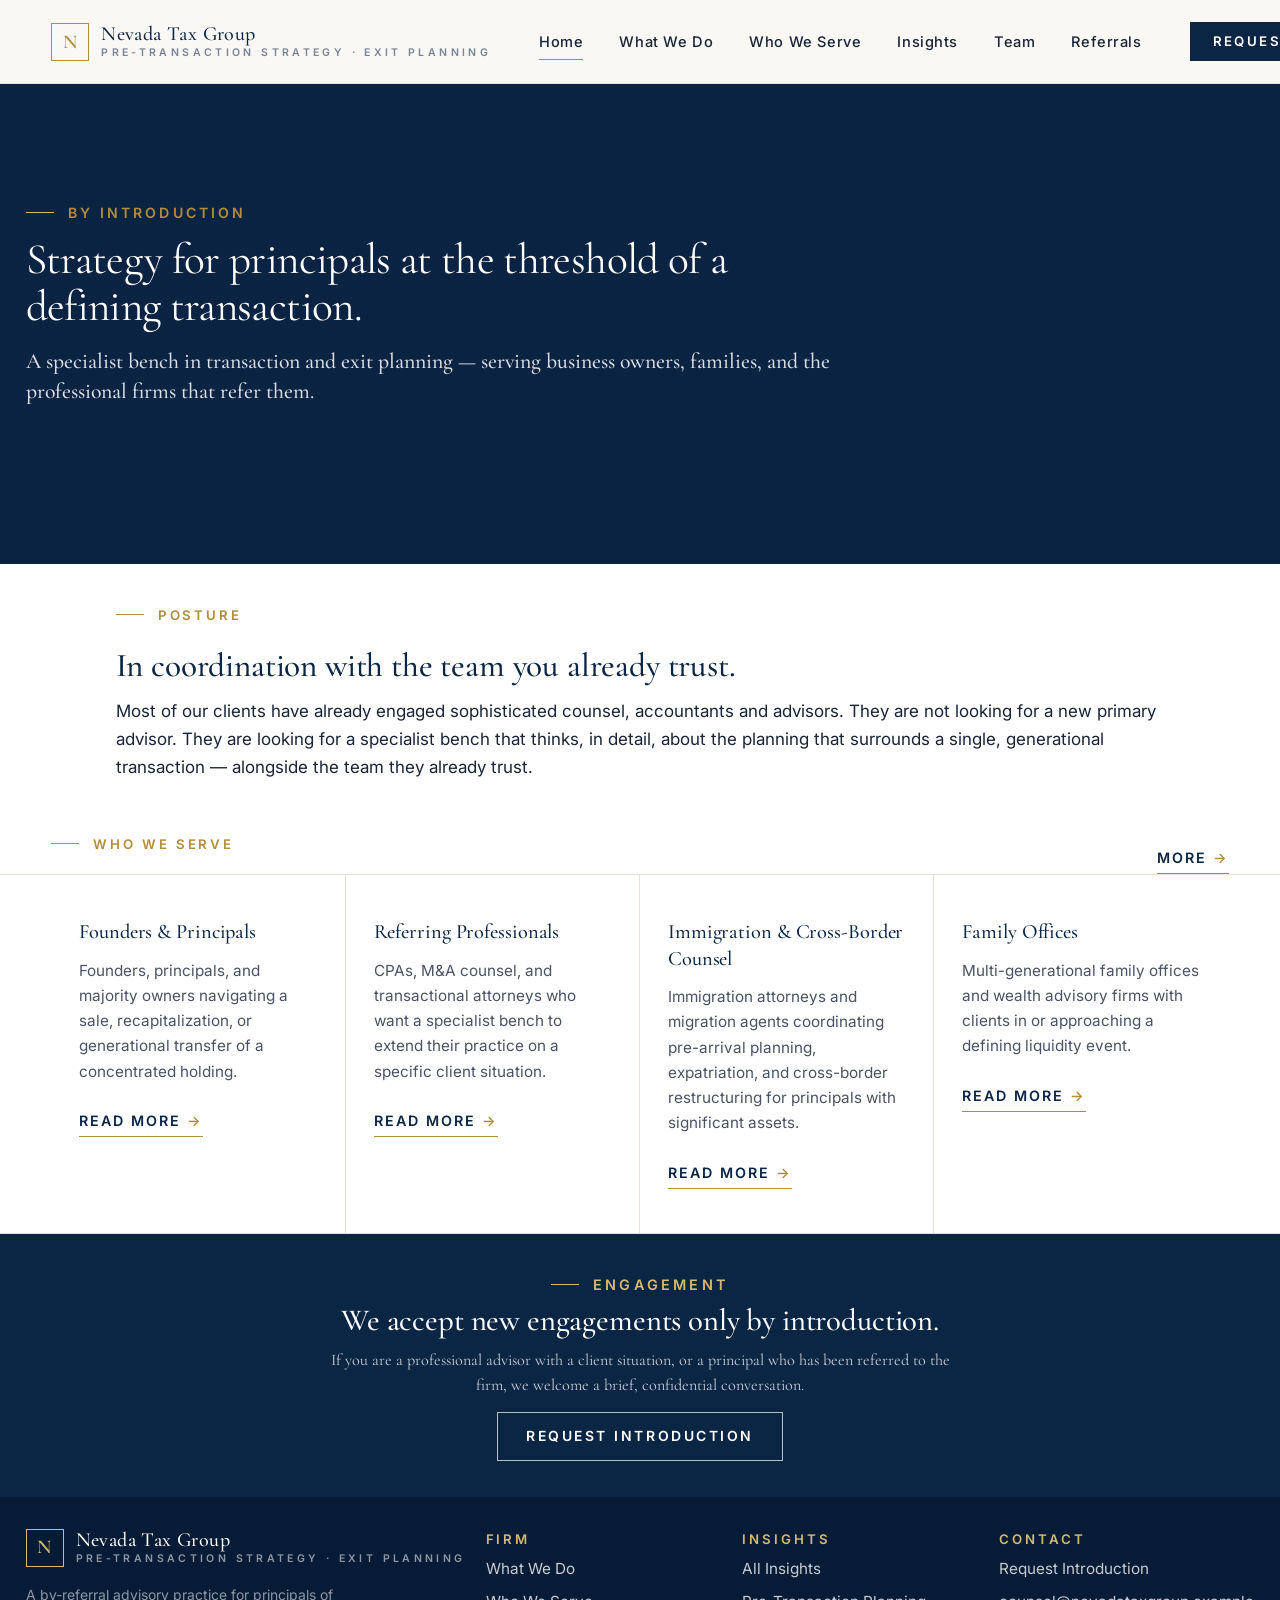
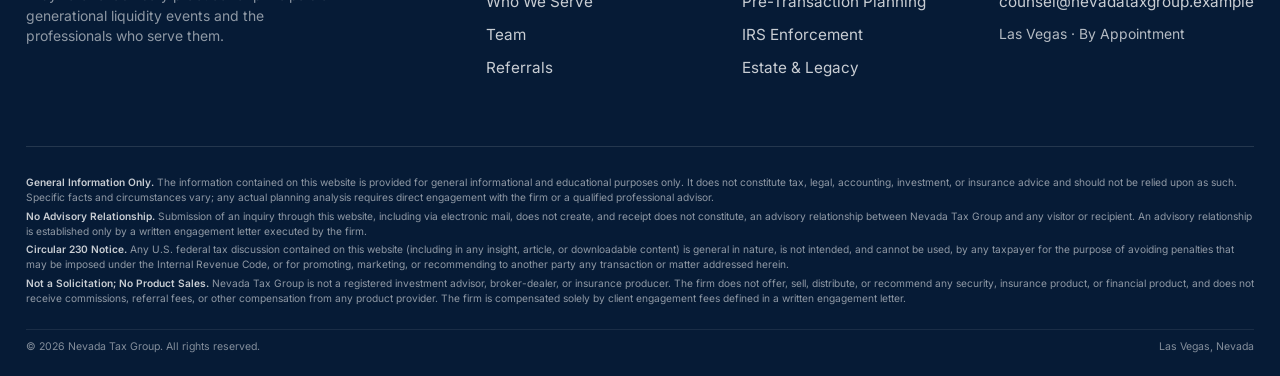
<file: index.html>
<!DOCTYPE html>
<html lang="en">
<head>
  <meta charset="UTF-8" />
  <meta name="viewport" content="width=device-width, initial-scale=1.0" />
  <meta name="robots" content="noindex, nofollow" />
  <meta http-equiv="Cache-Control" content="no-cache, no-store, must-revalidate" />
  <meta http-equiv="Pragma" content="no-cache" />
  <meta http-equiv="Expires" content="0" />
  <title>Nevada Tax Group</title>
  <meta name="description" content="A specialist bench in pre-transaction strategy, exit planning, and generational wealth — for the families, principals, and professional firms who serve them." />
  <link rel="preconnect" href="https://fonts.googleapis.com" />
  <link rel="preconnect" href="https://fonts.gstatic.com" crossorigin />
  <link href="https://fonts.googleapis.com/css2?family=Cormorant+Garamond:wght@400;500;600&family=Inter:wght@400;500;600&display=swap" rel="stylesheet" />
  <link rel="stylesheet" href="assets/css/styles.css?v=95" />
  <style>
    /* Drawer infrastructure — hidden by default on desktop */
    .mobile-menu-toggle, .mobile-drawer, .mobile-drawer-backdrop { display: none; }
      /* Compact engagement CTA + footer (all pages) */
      .section-navy { padding-top: clamp(36px, 4.5vw, 64px); padding-bottom: clamp(36px, 4.5vw, 64px); }
      .section-navy .eyebrow { margin-bottom: 14px; font-size: 0.85rem; }
      .section-navy h2 { font-size: clamp(1.5rem, 2.4vw, 2rem) !important; margin: 0 auto 18px !important; line-height: 1.2; max-width: 22ch; }
      .section-navy .lede { font-size: clamp(0.95rem, 1.25vw, 1.1rem); line-height: 1.55; margin: 0 auto 26px !important; max-width: 56ch; }
      .section-navy .btn { padding: 12px 28px; font-size: 0.82rem; letter-spacing: 0.18em; }
      .site-footer { padding-top: clamp(28px, 3.5vw, 44px); padding-bottom: clamp(18px, 2.5vw, 28px); }
      .site-footer .footer-grid { gap: 24px; margin-bottom: 24px; }
      .site-footer h5 { font-size: 0.78rem; margin-bottom: 8px; }
      .site-footer ul li, .site-footer .footer-brand p { font-size: 0.82rem; line-height: 1.5; }
      .site-footer .compliance { padding-top: 18px; }
      .site-footer .compliance p { font-size: 0.6rem; line-height: 1.5; margin-bottom: 6px; word-break: break-word; overflow-wrap: anywhere; }
      .site-footer .compliance-bottom { font-size: 0.62rem; padding-top: 10px; flex-wrap: wrap; gap: 6px; }
      /* Home: pull hero eyebrow up */
      body.home .hero-inner { padding-top: clamp(48px, 7vw, 96px) !important; padding-bottom: clamp(40px, 6vw, 80px); }
      /* Standardize page-head photo: navy overlay, gold eyebrow, white text */
      .page-head { position: relative; overflow: hidden; padding-top: clamp(40px, 5vw, 76px); padding-bottom: clamp(32px, 4vw, 60px); }
      .page-head-image { position: absolute; inset: 0; background-size: cover; background-position: center; }
      .page-head-image::after { content: ""; position: absolute; inset: 0; background: linear-gradient(180deg, rgba(15,28,55,.45), rgba(15,28,55,.45)); pointer-events: none; }
      .page-head .wrap { position: relative; z-index: 2; }
      .page-head .eyebrow { color: var(--gold) !important; }
      .page-head h1 { color: #fff !important; }
      .page-head .lede { color: rgba(255,255,255,.86) !important; }
      /* Insights articles: apply the same navy overlay to .feature-image */
      .feature-image { position: relative; }
      .feature-image::after { content: ""; position: absolute; inset: 0; background: linear-gradient(180deg, rgba(15,28,55,.45), rgba(15,28,55,.45)); pointer-events: none; }
      /* Tighter section + practice rows */
      .section { padding: clamp(28px, 4vw, 60px) 0; }
      .practice-row { padding: clamp(20px, 3vw, 40px) 0; gap: clamp(18px, 2.5vw, 36px); }
      .practice-row ul li:last-child { border-bottom: 0; }
      /* Home-only: 4-up audience grid */
      body.home .audience { grid-template-columns: repeat(4, 1fr); }
      body.home .audience > a { padding: 44px 28px; }
      body.home .audience h3 { font-size: 1.2rem; }
      body.home .audience p { font-size: 0.9rem; }
      @media (max-width: 1100px) { body.home .audience { grid-template-columns: repeat(2, 1fr); } body.home .audience > a { border-right: 0 !important; } body.home .audience > a:nth-child(odd) { border-right: 1px solid var(--rule) !important; } body.home .audience > a:nth-child(-n+2) { border-bottom: 1px solid var(--rule); } }
      @media (max-width: 700px) { body.home .audience { grid-template-columns: 1fr; } body.home .audience > a { border-right: 0 !important; border-bottom: 1px solid var(--rule); } }
      /* Team teaser clickable card */
      .team-grid a.attorney-link { text-decoration: none; color: inherit; display: block; transition: opacity .2s ease; }
      .team-grid a.attorney-link:hover { opacity: .85; }
      /* Narrow-width tightening */
      @media (max-width: 820px) { .site-footer .compliance p { font-size: 0.56rem; } }
      @media (max-width: 700px) {
        .site-footer .compliance-bottom { flex-direction: column; align-items: flex-start; }
        .site-footer .compliance p { font-size: 0.58rem; }
        .site-footer .compliance-bottom { font-size: 0.58rem; }
        .site-footer ul li, .site-footer .footer-brand p { font-size: 0.78rem; }
        .site-footer h5 { font-size: 0.74rem; }
        .section-navy h2 { font-size: 1.5rem !important; }
        .section-navy .lede { font-size: 0.98rem !important; }
        .section-navy .btn { padding: 11px 24px; font-size: 0.78rem; }
      }
      @media (max-width: 460px) {
        .site-footer .compliance p { font-size: 0.54rem; }
        .site-footer .compliance-bottom { font-size: 0.54rem; }
        .site-footer .footer-grid { gap: 18px !important; margin-bottom: 18px !important; }
        .section-navy h2 { font-size: 1.3rem !important; line-height: 1.2; }
      }
      /* Home hero shrunk to match page-head height */
      body.home .hero { min-height: 0 !important; height: auto !important; padding: 0 !important; position: relative; overflow: hidden; }
      body.home .hero-image { position: absolute !important; inset: 0; background-size: cover; background-position: center; }
      body.home .hero-image::after { content: ""; position: absolute; inset: 0; background: linear-gradient(180deg, rgba(15,28,55,.45), rgba(15,28,55,.45)); pointer-events: none; }
      body.home .hero-inner { position: relative; z-index: 2; padding-top: clamp(40px, 5vw, 76px) !important; padding-bottom: clamp(32px, 4vw, 60px) !important; }
    
    /* Lock hero + page-head to identical fixed heights */
    .page-head, body.home .hero { min-height: clamp(300px, 38vw, 480px) !important; display: flex; align-items: center; }
    body.home .hero-inner, .page-head .wrap { padding-top: 0 !important; padding-bottom: 0 !important; }
    /* Hide home hero button to match page-head content density */
    body.home .hero .btn { display: none !important; }
    /* Who We Serve home left-align (heading + grid match left edge) */
    body.home section:has(> .audience) > .wrap { margin-left: 0 !important; padding-left: clamp(20px, 4vw, 56px) !important; padding-right: clamp(20px, 4vw, 56px) !important; max-width: 100% !important; }
    body.home .audience { padding-left: clamp(20px, 4vw, 56px); padding-right: clamp(20px, 4vw, 56px); }
  
    /* Home hero text matches other-page sizes, pushed to far left */
    body.home .hero-inner { max-width: 80ch !important; width: auto !important; margin-left: 0 !important; margin-right: auto !important; padding-left: clamp(12px, 2vw, 32px) !important; padding-right: clamp(12px, 2vw, 32px) !important; text-align: left !important; }
    body.home .hero-inner > * { margin-left: 0 !important; max-width: 100% !important; }
    body.home .hero h1 { font-size: clamp(1.85rem, 4.7vw, 2.55rem) !important; line-height: 1.08 !important; margin-bottom: 16px !important; }
    body.home .hero .lede { font-size: clamp(1rem, 1.7vw, 1.33rem) !important; line-height: 1.4 !important; }
    body.home .hero .eyebrow { font-size: 0.83rem !important; margin-bottom: 12px !important; }
  
    /* Unify page-head + home hero text colors (dark text on light overlay) */
    body.home .hero .eyebrow, .page-head .eyebrow { color: var(--gold) !important; }
    body.home .hero h1, .page-head h1 { color: #FFF !important; }
    body.home .hero .lede, .page-head .lede { color: rgba(255,255,255,.86) !important; font-weight: 500; }
      body.home .hero::before { background: none !important; }
    /* Footer: widen to ~1500px + compress vertical rhythm uniformly */
    .site-footer .wrap { max-width: 1500px !important; padding-left: clamp(20px, 2vw, 36px) !important; padding-right: clamp(20px, 2vw, 36px) !important; }
    .site-footer { padding-top: clamp(20px, 2.5vw, 32px) !important; padding-bottom: clamp(12px, 1.5vw, 20px) !important; }
    .site-footer .footer-grid { gap: 20px !important; margin-bottom: 16px !important; }
    .site-footer .compliance { padding-top: 12px !important; }
    .site-footer .compliance p { line-height: 1.45 !important; margin-bottom: 4px !important; }
    .site-footer .compliance-bottom { padding-top: 8px !important; }
    /* Engagement CTA: widen text + compress vertical uniformly */
    .section-navy { padding-top: clamp(22px, 2.8vw, 38px) !important; padding-bottom: clamp(22px, 2.8vw, 38px) !important; }
    .section-navy .wrap-narrow { max-width: 1000px !important; padding-left: clamp(20px, 2vw, 36px) !important; padding-right: clamp(20px, 2vw, 36px) !important; }
    .section-navy .eyebrow { margin-bottom: 6px !important; }
    .section-navy h2 { max-width: 56ch !important; margin: 0 auto 8px !important; }
    .section-navy .lede { max-width: 78ch !important; margin: 0 auto 14px !important; }
    /* Body content sections: widen wrap-narrow + compress vertical (excludes navy CTA) */
    .section:not(.section-navy) .wrap-narrow { max-width: 1100px !important; padding-left: clamp(20px, 2vw, 36px) !important; padding-right: clamp(20px, 2vw, 36px) !important; }
    .section:not(.section-navy) { padding-top: clamp(22px, 2.8vw, 38px) !important; padding-bottom: clamp(22px, 2.8vw, 38px) !important; }
    .section:not(.section-navy) .wrap-narrow p { margin-bottom: 12px !important; }
    .section:not(.section-navy) .wrap-narrow h2 { margin-bottom: 12px !important; }
    /* ========== MOBILE FIXES (≤768px) — desktop untouched ========== */
    @media (max-width: 768px) {
      /* MOBILE FIX: header nav — hide desktop links, condense brand to make room for CTA. Why crowded: 6 nav links + CTA + brand all on one row at 390px is impossible. */
      .site-header .nav { padding: 12px 16px !important; gap: 8px !important; }
      .site-header .nav { flex-wrap: wrap !important; }
      .site-header .nav-links { display: grid !important; grid-template-columns: repeat(3, 1fr) !important; order: 3 !important; width: 100% !important; gap: 4px !important; padding: 10px 8px 6px !important; border-top: 1px solid var(--rule) !important; margin-top: 8px !important; }
      .site-header .nav-links a { font-size: 0.7rem !important; padding: 10px 4px !important; min-height: 38px !important; text-align: center !important; }
      .site-header .nav-cta { padding: 10px 14px !important; font-size: 0.62rem !important; letter-spacing: 0.12em !important; min-height: 44px !important; display: inline-flex !important; align-items: center !important; }
      .site-header .brand-name small { display: none !important; }

      /* MOBILE FIX: hero + page-head — text was full-bleed left with no side padding, h1 too large. Why crowded: clamps designed for 1440px viewport. */
      .hero-inner, .page-head .wrap { padding: 24px 18px !important; max-width: 100% !important; }
      body.home .hero h1, body .page-head h1 { font-size: clamp(0.95rem, 3.6vw, 1.2rem) !important; max-width: 100% !important; line-height: 1.18 !important; margin-bottom: 8px !important; font-weight: 500 !important; }
      body.home .hero .lede, body .page-head .lede { font-size: 0.72rem !important; max-width: 100% !important; line-height: 1.4 !important; }
      body.home .hero .eyebrow, body .page-head .eyebrow { font-size: 0.62rem !important; margin-bottom: 6px !important; letter-spacing: 0.16em !important; }
      .page-head, body.home .hero { min-height: clamp(160px, 38vw, 240px) !important; max-height: none !important; height: auto !important; }

      /* MOBILE FIX: Engagement CTA — recently compressed to 22-38px padding which strangles the section on phone. */
      .section-navy { padding-top: clamp(36px, 8vw, 56px) !important; padding-bottom: clamp(36px, 8vw, 56px) !important; }
      .section-navy .wrap-narrow { padding-left: 20px !important; padding-right: 20px !important; max-width: 100% !important; }
      .section-navy h2 { font-size: clamp(1.4rem, 5.8vw, 1.7rem) !important; max-width: 100% !important; line-height: 1.18 !important; margin: 0 auto 16px !important; }
      .section-navy .lede { font-size: 0.95rem !important; max-width: 100% !important; line-height: 1.55 !important; margin: 0 auto 24px !important; }
      .section-navy .btn { padding: 14px 22px !important; font-size: 0.72rem !important; min-height: 44px !important; }

      /* MOBILE FIX: footer — was multi-column on a 390px screen; collapse to single column with comfortable gap. */
      .site-footer { padding-top: clamp(32px, 7vw, 48px) !important; padding-bottom: clamp(20px, 4vw, 28px) !important; }
      .site-footer .wrap { padding-left: 20px !important; padding-right: 20px !important; max-width: 100% !important; }
      .site-footer .footer-grid { grid-template-columns: 1fr !important; gap: 24px !important; margin-bottom: 22px !important; }
      .site-footer ul li, .site-footer .footer-brand p { font-size: 0.92rem !important; line-height: 1.55 !important; }
      .site-footer h5 { font-size: 0.85rem !important; margin-bottom: 10px !important; }
      .site-footer .compliance { padding-top: 18px !important; }
      .site-footer .compliance p { font-size: 0.7rem !important; line-height: 1.55 !important; margin-bottom: 10px !important; }
      .site-footer .compliance-bottom { flex-direction: column !important; gap: 4px !important; font-size: 0.7rem !important; padding-top: 12px !important; }

      /* MOBILE FIX: body content sections — recent web-wide tightening squeezed mobile paragraphs together. */
      .section:not(.section-navy) { padding-top: clamp(28px, 6vw, 44px) !important; padding-bottom: clamp(28px, 6vw, 44px) !important; }
      .section:not(.section-navy) .wrap-narrow { max-width: 100% !important; padding-left: 20px !important; padding-right: 20px !important; }
      .section:not(.section-navy) .wrap-narrow p { font-size: 0.95rem !important; line-height: 1.6 !important; margin-bottom: 14px !important; }
      .section:not(.section-navy) .wrap-narrow h2 { font-size: clamp(1.4rem, 5.5vw, 1.7rem) !important; margin-bottom: 14px !important; }

      /* MOBILE FIX: practice page rows — heading-hugs-row CSS made the rows feel cramped on phone. */
      .practice-row { margin-bottom: clamp(20px, 4vw, 32px) !important; padding-top: clamp(18px, 4vw, 26px) !important; padding-bottom: clamp(18px, 4vw, 26px) !important; }
      .practice-row h2 { font-size: clamp(1.3rem, 5vw, 1.55rem) !important; margin-top: 0 !important; margin-bottom: 12px !important; }
      .practice-row p { font-size: 0.95rem !important; line-height: 1.6 !important; margin-bottom: 12px !important; }
      .practice-row li { font-size: 0.92rem !important; margin-bottom: 4px !important; padding-top: 10px !important; padding-bottom: 10px !important; }
      .practice-row .num { font-size: clamp(1.8rem, 7vw, 2.4rem) !important; }
      .practice-row ul { margin-top: 8px !important; }

      /* MOBILE FIX: audience grid (Who We Serve) — already stacks but each card needed more padding. */
      .audience { grid-template-columns: 1fr !important; }
      .audience > a { padding: 28px 22px !important; border-right: 0 !important; border-bottom: 1px solid var(--rule) !important; }
      .audience h3 { font-size: 1.15rem !important; margin-bottom: 10px !important; }
      .audience p { font-size: 0.95rem !important; line-height: 1.55 !important; }

      /* MOBILE FIX: insights list rows — 3-column desktop grid is unreadable on phone. Stack vertically. */
      .insight-row { grid-template-columns: 1fr !important; gap: 8px !important; padding: 22px 0 !important; }
      .insight-row .meta { font-size: 0.78rem !important; }
      .insight-row h3 { font-size: 1.15rem !important; }
      .insight-row .read { margin-top: 8px !important; }

      /* MOBILE FIX: split-section (about) — already stacks below 820px, but tighten internal padding for phone. */
      .split-section .split-col { padding: 28px 22px !important; }

      /* MOBILE FIX: article body (insights-1/2/3) — long-form reading needs comfortable size on phone. */
      .article-body p { font-size: 1rem !important; line-height: 1.7 !important; margin-bottom: 16px !important; }
      .article-body h2 { font-size: 1.35rem !important; margin-top: 32px !important; margin-bottom: 14px !important; }

      /* MOBILE FIX: touch targets — buttons and inline-arrow links need 44px min height for accessibility. */
      .btn, .nav-cta, .link-arrow { min-height: 44px !important; display: inline-flex !important; align-items: center !important; }

      /* MOBILE FIX: team-grid — single card was filling whole screen on mobile */
      .team-grid { max-width: 320px !important; margin-left: auto !important; margin-right: auto !important; gap: 24px !important; }
      .team-grid .portrait { aspect-ratio: 1 / 1.15 !important; margin-bottom: 16px !important; }
      .team-grid .attorney h3 { font-size: 1.25rem !important; }
      .team-grid .attorney .role { font-size: 0.7rem !important; }
      .team-grid .attorney .bio { font-size: 0.9rem !important; }
      .team-grid .attorney .creds { font-size: 0.78rem !important; }
      
      /* MOBILE FIX: split-section (about) — internal padding tighter on phone */
      .split-section .split-grid { grid-template-columns: 1fr !important; grid-template-rows: auto auto auto !important; min-height: 0 !important; }
      .split-section .split-divider { height: 1px !important; min-height: 1px !important; width: 100% !important; }
      .split-section .split-col { padding: 24px 20px !important; }
      .split-section .split-col h2 { font-size: 1.2rem !important; margin-bottom: 10px !important; }
      .split-section .split-col p { font-size: 0.88rem !important; line-height: 1.55 !important; margin-bottom: 8px !important; }
      
      /* MOBILE FIX: practice-row — desktop has 2-col layout (number + content); stack vertically on mobile */
      .practice-row { display: block !important; }
      .practice-row > div:first-child { margin-bottom: 8px !important; }
      .practice-row .num { font-size: 1.4rem !important; opacity: 0.6 !important; }
      
      /* MOBILE FIX: insight-row — already stacks, but ensure title sizing is right */
      .insight-row .meta { font-size: 0.72rem !important; opacity: 0.7 !important; }
      .insight-row h3 a { font-size: 1.1rem !important; line-height: 1.25 !important; }
      .insight-row p { font-size: 0.9rem !important; line-height: 1.5 !important; }
      
      /* MOBILE FIX: insights articles (insights-1/2/3) — feature image + article body */
      .feature-image { height: clamp(180px, 45vw, 280px) !important; }
      .article-meta { font-size: 0.72rem !important; flex-wrap: wrap !important; gap: 6px !important; }
      .article-body p { font-size: 0.95rem !important; line-height: 1.65 !important; margin-bottom: 14px !important; }
      .article-body h2 { font-size: 1.2rem !important; margin-top: 26px !important; margin-bottom: 12px !important; }
      .article-body blockquote { font-size: 0.95rem !important; padding: 14px 18px !important; margin: 16px 0 !important; }
      .rule-gold { margin: 20px 0 !important; }
      
      /* MOBILE FIX: contact form on contact.html if any */
      input, textarea, select { font-size: 16px !important; }
      
      /* MOBILE FIX: section-cream "Continue Reading" cards on insight pages */
      .section-cream .grid-2 { grid-template-columns: 1fr !important; gap: 14px !important; }
      .section-cream .card { padding: 18px 18px !important; }
      .section-cream .card h3 a { font-size: 1.05rem !important; }
      .section-cream .card p { font-size: 0.88rem !important; }
      /* MOBILE DRAWER: hide existing nav, show hamburger + slide-in drawer */
      .site-header .nav { padding: 14px 18px !important; display: flex !important; align-items: center !important; gap: 12px !important; flex-wrap: nowrap !important; }
      .site-header .nav-links, .site-header .nav-cta { display: none !important; }
      .site-header .brand-name { font-size: 0.95rem !important; }
      .site-header .brand-name small { display: none !important; }
      .site-header .brand-mark { width: 28px !important; height: 28px !important; font-size: 0.85rem !important; }

      .mobile-menu-toggle { display: inline-flex !important; flex-direction: column !important; justify-content: center !important; align-items: center !important; gap: 5px !important; width: 36px !important; height: 36px !important; background: transparent !important; border: 0 !important; cursor: pointer !important; padding: 0 !important; z-index: 60 !important; position: relative !important; }
      .mobile-menu-toggle span { display: block !important; width: 22px !important; height: 1.5px !important; background: var(--navy) !important; transition: transform 0.25s ease, opacity 0.25s ease !important; }
      body.drawer-open .mobile-menu-toggle span:nth-child(1) { transform: translateY(6.5px) rotate(45deg) !important; }
      body.drawer-open .mobile-menu-toggle span:nth-child(2) { opacity: 0 !important; }
      body.drawer-open .mobile-menu-toggle span:nth-child(3) { transform: translateY(-6.5px) rotate(-45deg) !important; }

      .mobile-drawer { display: block !important; position: fixed !important; top: 0 !important; left: 0 !important; width: 85vw !important; max-width: 360px !important; height: 100vh !important; background: var(--navy) !important; color: #fff !important; z-index: 100 !important; transform: translateX(-100%) !important; transition: transform 0.3s ease !important; overflow-y: auto !important; padding: 28px 28px !important; box-sizing: border-box !important; }
      body.drawer-open .mobile-drawer { transform: translateX(0) !important; }
      body.drawer-open { overflow: hidden !important; }

      .mobile-drawer-eyebrow { font-family: 'Inter', sans-serif !important; color: var(--gold) !important; font-size: 0.7rem !important; font-weight: 600 !important; letter-spacing: 0.22em !important; margin-top: 8px !important; margin-bottom: 28px !important; }
      .mobile-drawer-nav { display: flex !important; flex-direction: column !important; gap: 0 !important; }
      .mobile-drawer-nav a { color: #fff !important; text-decoration: none !important; font-family: 'Cormorant Garamond', Georgia, serif !important; font-size: 1.4rem !important; font-weight: 500 !important; padding: 14px 0 !important; border-bottom: 1px solid rgba(255,255,255,0.08) !important; min-height: 44px !important; }
      .mobile-drawer-nav a.cta { color: var(--gold) !important; font-style: italic !important; font-size: 1rem !important; padding-top: 28px !important; border-bottom: 0 !important; font-family: 'Inter', sans-serif !important; font-style: normal !important; letter-spacing: 0.08em !important; text-transform: none !important; }
      .mobile-drawer-footer { margin-top: 36px !important; padding-top: 24px !important; border-top: 1px solid rgba(255,255,255,0.08) !important; color: rgba(255,255,255,0.5) !important; font-size: 0.7rem !important; letter-spacing: 0.16em !important; text-transform: uppercase !important; font-family: 'Inter', sans-serif !important; }

      .mobile-drawer-backdrop { display: block !important; position: fixed !important; top: 0 !important; left: 0 !important; width: 100vw !important; height: 100vh !important; background: rgba(11,28,55,0.55) !important; z-index: 99 !important; opacity: 0 !important; pointer-events: none !important; transition: opacity 0.25s ease !important; }
      body.drawer-open .mobile-drawer-backdrop { opacity: 1 !important; pointer-events: auto !important; }
      /* HOME POLISH: more breathing between sections, elegant audience cards */
      body.home .section { padding-top: clamp(36px, 7vw, 56px) !important; padding-bottom: clamp(36px, 7vw, 56px) !important; }
      body.home .audience { grid-template-columns: 1fr !important; }
      body.home .audience > a { padding: 26px 22px !important; border-right: 0 !important; border-bottom: 1px solid rgba(176,141,60,0.2) !important; }
      body.home .audience > a:last-child { border-bottom: 0 !important; }
      body.home .audience > a:active { background: rgba(176,141,60,0.04) !important; }
      body.home .audience h3 { font-size: 1.2rem !important; margin-bottom: 8px !important; }
      body.home .audience p { font-size: 0.9rem !important; line-height: 1.55 !important; }
      body.home .audience .link-arrow { font-size: 0.72rem !important; margin-top: 14px !important; }
      /* DRAWER CTA: bigger touch target + prominent gold button */
      .mobile-drawer-nav a.cta { display: inline-block !important; background: var(--gold) !important; color: var(--navy) !important; padding: 14px 22px !important; font-size: 0.85rem !important; font-weight: 600 !important; letter-spacing: 0.14em !important; text-transform: uppercase !important; border-radius: 2px !important; text-align: center !important; margin-top: 28px !important; align-self: stretch !important; min-height: 48px !important; }
      /* HOME MOBILE: tall hero like UBS, hidden lede, large h1 */
      body.home .hero { min-height: 75vh !important; max-height: none !important; }
      body.home .hero .lede { display: none !important; }
      body.home .hero h1 { font-size: clamp(1.7rem, 7.5vw, 2.4rem) !important; line-height: 1.1 !important; max-width: 100% !important; margin-bottom: 16px !important; }
      body.home .hero .eyebrow { font-size: 0.7rem !important; margin-bottom: 14px !important; }
      body.home .hero-inner { padding: 32px 20px 40px !important; justify-content: flex-end !important; }
      body.home .hero .btn { padding: 14px 24px !important; font-size: 0.78rem !important; min-height: 48px !important; letter-spacing: 0.14em !important; }
      /* HOME MOBILE: text raised to upper area, button below */
      body.home .hero { min-height: 78vh !important; }
      body.home .hero-inner { padding: 24vh 22px 32px !important; justify-content: flex-start !important; }
      body.home .hero h1 { margin-bottom: 22px !important; }
      body.home .hero .btn { display: inline-flex !important; align-items: center !important; justify-content: center !important; align-self: flex-start !important; background: var(--gold) !important; color: var(--navy) !important; border: 0 !important; padding: 14px 26px !important; font-size: 0.78rem !important; font-weight: 600 !important; letter-spacing: 0.14em !important; text-transform: uppercase !important; min-height: 48px !important; margin-top: 6px !important; border-radius: 2px !important; text-decoration: none !important; }
    
    
    
    
    }
    /* ========== END MOBILE FIXES ========== */
    /* DESKTOP: sticky header + nav-cta clickable hover */
    @media (min-width: 769px) {
      .site-header { position: sticky !important; top: 0 !important; z-index: 50 !important; background: var(--cream) !important; transition: box-shadow 0.25s ease !important; }
      .site-header.scrolled { box-shadow: 0 2px 16px rgba(11,28,55,0.08) !important; }
      .nav-cta { transition: background 0.2s ease, color 0.2s ease, border-color 0.2s ease !important; }
      .nav-cta:hover { background: var(--gold) !important; color: var(--navy) !important; border-color: var(--gold) !important; }
    }
  </style>
</head>
<body class="home">

  <header class="site-header">
    <div class="nav">
      <button class="mobile-menu-toggle" aria-label="Open menu" onclick="document.body.classList.toggle('drawer-open')"><span></span><span></span><span></span></button>
      <a class="brand" href="index.html">
        <span class="brand-mark">N</span>
        <span class="brand-name">Nevada Tax Group<small>Pre-Transaction Strategy · Exit Planning</small></span>
      </a>
      <nav class="nav-links">
        <a href="index.html" class="active">Home</a>
        <a href="practice.html">What We Do</a>
        <a href="about.html">Who We Serve</a>
        <a href="insights.html">Insights</a>
        <a href="team.html">Team</a>
        <a href="referrals.html">Referrals</a>
      </nav>
      <a href="contact.html" class="nav-cta">Request Introduction</a>
    </div>
  </header>

  <aside class="mobile-drawer" aria-label="Mobile navigation">
    <div class="mobile-drawer-eyebrow">— MENU</div>
    <nav class="mobile-drawer-nav">
      <a href="index.html" onclick="document.body.classList.remove('drawer-open')">Home</a>
      <a href="practice.html" onclick="document.body.classList.remove('drawer-open')">What We Do</a>
      <a href="about.html" onclick="document.body.classList.remove('drawer-open')">Who We Serve</a>
      <a href="insights.html" onclick="document.body.classList.remove('drawer-open')">Insights</a>
      <a href="team.html" onclick="document.body.classList.remove('drawer-open')">Team</a>
      <a href="referrals.html" onclick="document.body.classList.remove('drawer-open')">Referrals</a>
      <a href="contact.html" class="cta" onclick="document.body.classList.remove('drawer-open')">Request Introduction &rarr;</a>
    </nav>
    <div class="mobile-drawer-footer">Las Vegas &middot; By Appointment</div>
  </aside>
  <div class="mobile-drawer-backdrop" onclick="document.body.classList.remove('drawer-open')" aria-hidden="true"></div>

  <!-- HERO -->
  <section class="hero">
    <div class="hero-image" style="background-image:url('https://images.unsplash.com/photo-1506905925346-21bda4d32df4?ixlib=rb-4.0.3&auto=format&fit=crop&w=2400&q=80');"></div>
    <div class="hero-inner">
      <span class="eyebrow">By Introduction</span>
      <h1>Strategy for principals at the threshold of a defining transaction.</h1>
      <p class="lede">A specialist bench in transaction and exit planning — serving business owners, families, and the professional firms that refer them.</p>
      <a href="contact.html" class="btn btn-ghost-light">Request Introduction</a>
    </div>
  </section>

  <!-- POSITIONING -->
  <section class="section">
    <div class="wrap-narrow">
      <span class="eyebrow">Posture</span>
      <h2>In coordination with the team you already trust.</h2>
      <p>Most of our clients have already engaged sophisticated counsel, accountants and advisors. They are not looking for a new primary advisor. They are looking for a specialist bench that thinks, in detail, about the planning that surrounds a single, generational transaction — alongside the team they already trust.</p>
    </div>
  </section>

  <!-- AUDIENCE PREVIEW -->
  <section>
    <div class="wrap" style="margin-bottom:0;">
      <div style="display:flex; justify-content:space-between; align-items:flex-end; flex-wrap:wrap; gap:24px;">
        <div>
          <span class="eyebrow">Who We Serve</span>
          </div>
        <a href="about.html" class="link-arrow">More</a>
      </div>
    </div>
    <div class="audience">
      <a href="about.html#principals">
        <h3>Founders &amp; Principals</h3>
        <p>Founders, principals, and majority owners navigating a sale, recapitalization, or generational transfer of a concentrated holding.</p>
        <span class="link-arrow">Read More</span>
      </a>
      <a href="about.html#advisors">
        <h3>Referring Professionals</h3>
        <p>CPAs, M&amp;A counsel, and transactional attorneys who want a specialist bench to extend their practice on a specific client situation.</p>
        <span class="link-arrow">Read More</span>
      </a>
      <a href="about.html#advisors">
        <h3>Immigration &amp; Cross-Border Counsel</h3>
        <p>Immigration attorneys and migration agents coordinating pre-arrival planning, expatriation, and cross-border restructuring for principals with significant assets.</p>
        <span class="link-arrow">Read More</span>
      </a>
      <a href="about.html#offices">
        <h3>Family Offices</h3>
        <p>Multi-generational family offices and wealth advisory firms with clients in or approaching a defining liquidity event.</p>
        <span class="link-arrow">Read More</span>
      </a>
    </div>
  </section>

  <!-- FINAL CTA -->
  <section class="section section-navy">
    <div class="wrap-narrow center">
      <span class="eyebrow">Engagement</span>
      <h2 style="color:#FFF;">We accept new engagements only by introduction.</h2>
      <p class="lede" style="">If you are a professional advisor with a client situation, or a principal who has been referred to the firm, we welcome a brief, confidential conversation.</p>
      <a href="contact.html" class="btn btn-ghost-light">Request Introduction</a>
    </div>
  </section>

  <footer class="site-footer">
    <div class="wrap">
      <div class="footer-grid">
        <div class="footer-brand">
          <a class="brand" href="index.html" style="text-decoration:none;">
            <span class="brand-mark">N</span>
            <span class="brand-name">Nevada Tax Group<small>Pre-Transaction Strategy · Exit Planning</small></span>
          </a>
          <p>A by-referral advisory practice for principals of generational liquidity events and the professionals who serve them.</p>
        </div>
        <div>
          <h5>Firm</h5>
          <ul>
            <li><a href="practice.html">What We Do</a></li>
            <li><a href="about.html">Who We Serve</a></li>
            <li><a href="team.html">Team</a></li>
            <li><a href="referrals.html">Referrals</a></li>
          </ul>
        </div>
        <div>
          <h5>Insights</h5>
          <ul>
            <li><a href="insights.html">All Insights</a></li>
            <li><a href="insights-1.html">Pre-Transaction Planning</a></li>
            <li><a href="insights-2.html">IRS Enforcement</a></li>
            <li><a href="insights-3.html">Estate &amp; Legacy</a></li>
          </ul>
        </div>
        <div>
          <h5>Contact</h5>
          <ul>
            <li><a href="contact.html">Request Introduction</a></li>
            <li><a href="mailto:counsel@nevadataxgroup.example">counsel@nevadataxgroup.example</a></li>
            <li>Las Vegas · By Appointment</li>
          </ul>
        </div>
      </div>

      <div class="compliance">
        <p><strong>General Information Only.</strong> The information contained on this website is provided for general informational and educational purposes only. It does not constitute tax, legal, accounting, investment, or insurance advice and should not be relied upon as such. Specific facts and circumstances vary; any actual planning analysis requires direct engagement with the firm or a qualified professional advisor.</p>
        <p><strong>No Advisory Relationship.</strong> Submission of an inquiry through this website, including via electronic mail, does not create, and receipt does not constitute, an advisory relationship between Nevada Tax Group and any visitor or recipient. An advisory relationship is established only by a written engagement letter executed by the firm.</p>
        <p><strong>Circular 230 Notice.</strong> Any U.S. federal tax discussion contained on this website (including in any insight, article, or downloadable content) is general in nature, is not intended, and cannot be used, by any taxpayer for the purpose of avoiding penalties that may be imposed under the Internal Revenue Code, or for promoting, marketing, or recommending to another party any transaction or matter addressed herein.</p>
        <p><strong>Not a Solicitation; No Product Sales.</strong> Nevada Tax Group is not a registered investment advisor, broker-dealer, or insurance producer. The firm does not offer, sell, distribute, or recommend any security, insurance product, or financial product, and does not receive commissions, referral fees, or other compensation from any product provider. The firm is compensated solely by client engagement fees defined in a written engagement letter.</p>
        <div class="compliance-bottom">
          <span>© 2026 Nevada Tax Group. All rights reserved.</span>
          <span>Las Vegas, Nevada</span>
        </div>
      </div>
    </div>
  </footer>

<script>document.addEventListener('keydown',function(e){if(e.key==='Escape')document.body.classList.remove('drawer-open')});</script>
<script>window.addEventListener('scroll',function(){var h=document.querySelector('.site-header');if(h)h.classList.toggle('scrolled',window.scrollY>80)});</script>
</body>
</html>
</file>
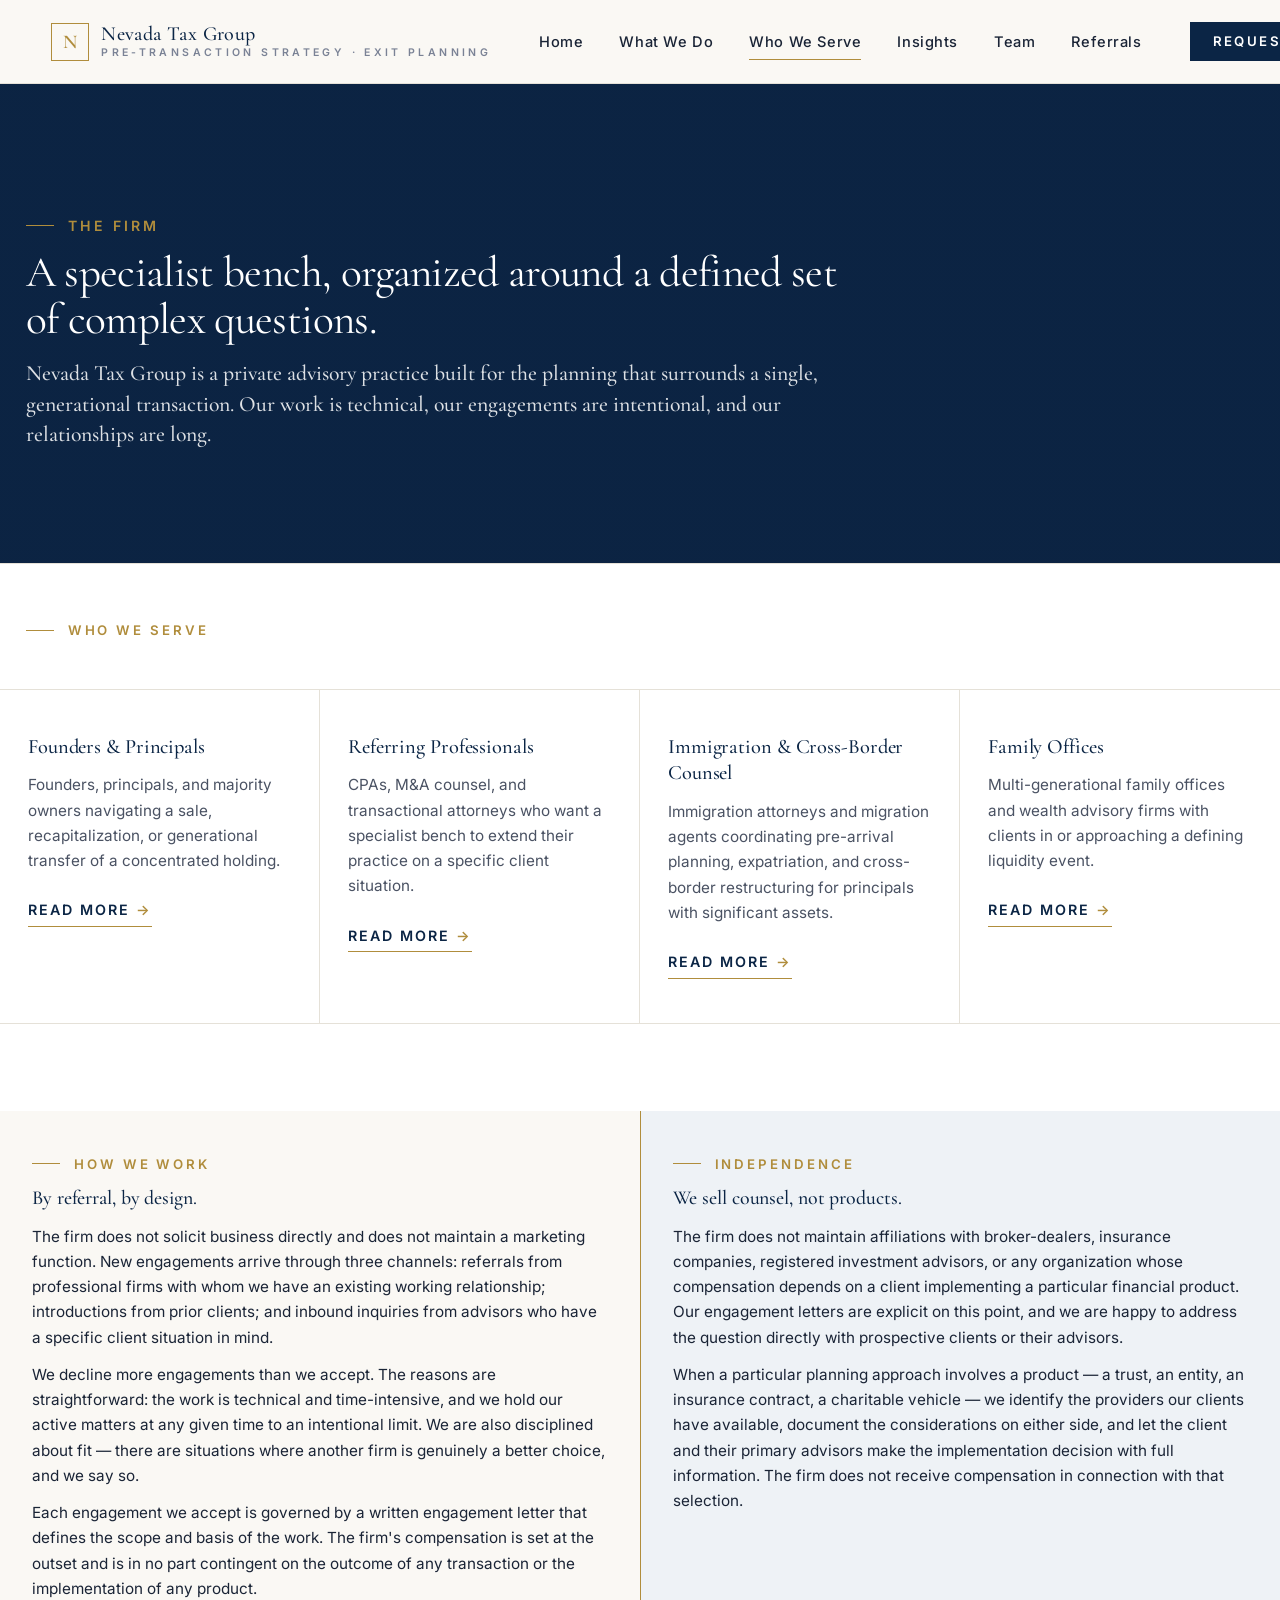
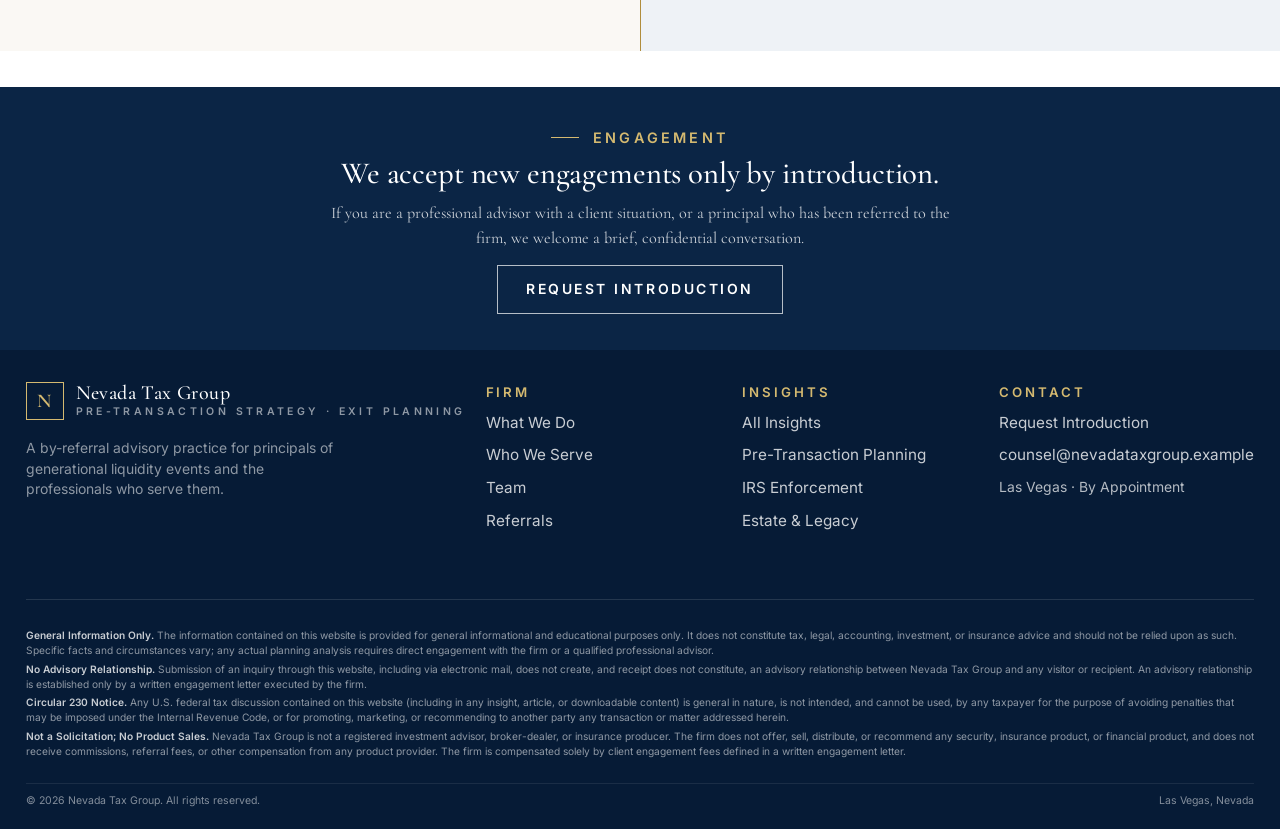
<file: about.html>
<!DOCTYPE html>
<html lang="en">
<head>
  <meta charset="UTF-8" />
  <meta name="viewport" content="width=device-width, initial-scale=1.0" />
  <meta name="robots" content="noindex, nofollow" />
  <meta http-equiv="Cache-Control" content="no-cache, no-store, must-revalidate" />
  <meta http-equiv="Pragma" content="no-cache" />
  <meta http-equiv="Expires" content="0" />
  <title>Nevada Tax Group</title>
  <meta name="description" content="A small, by-referral specialist practice for principals of generational liquidity events." />
  <link rel="preconnect" href="https://fonts.googleapis.com" />
  <link rel="preconnect" href="https://fonts.gstatic.com" crossorigin />
  <link href="https://fonts.googleapis.com/css2?family=Cormorant+Garamond:wght@400;500;600&family=Inter:wght@400;500;600&display=swap" rel="stylesheet" />
  <link rel="stylesheet" href="assets/css/styles.css?v=97" />
  <style>
    /* Drawer infrastructure — hidden by default on desktop */
    .mobile-menu-toggle, .mobile-drawer, .mobile-drawer-backdrop { display: none; }
      /* Compact engagement CTA + footer (all pages) */
      .section-navy { padding-top: clamp(36px, 4.5vw, 64px); padding-bottom: clamp(36px, 4.5vw, 64px); }
      .section-navy .eyebrow { margin-bottom: 14px; font-size: 0.85rem; }
      .section-navy h2 { font-size: clamp(1.5rem, 2.4vw, 2rem) !important; margin: 0 auto 18px !important; line-height: 1.2; max-width: 22ch; }
      .section-navy .lede { font-size: clamp(0.95rem, 1.25vw, 1.1rem); line-height: 1.55; margin: 0 auto 26px !important; max-width: 56ch; }
      .section-navy .btn { padding: 12px 28px; font-size: 0.82rem; letter-spacing: 0.18em; }
      .site-footer { padding-top: clamp(28px, 3.5vw, 44px); padding-bottom: clamp(18px, 2.5vw, 28px); }
      .site-footer .footer-grid { gap: 24px; margin-bottom: 24px; }
      .site-footer h5 { font-size: 0.78rem; margin-bottom: 8px; }
      .site-footer ul li, .site-footer .footer-brand p { font-size: 0.82rem; line-height: 1.5; }
      .site-footer .compliance { padding-top: 18px; }
      .site-footer .compliance p { font-size: 0.6rem; line-height: 1.5; margin-bottom: 6px; word-break: break-word; overflow-wrap: anywhere; }
      .site-footer .compliance-bottom { font-size: 0.62rem; padding-top: 10px; flex-wrap: wrap; gap: 6px; }
      /* Home: pull hero eyebrow up */
      body.home .hero-inner { padding-top: clamp(48px, 7vw, 96px) !important; padding-bottom: clamp(40px, 6vw, 80px); }
      /* Standardize page-head photo: navy overlay, gold eyebrow, white text */
      .page-head { position: relative; overflow: hidden; padding-top: clamp(40px, 5vw, 76px); padding-bottom: clamp(32px, 4vw, 60px); }
      .page-head-image { position: absolute; inset: 0; background-size: cover; background-position: center; }
      .page-head-image::after { content: ""; position: absolute; inset: 0; background: linear-gradient(180deg, rgba(15,28,55,.45), rgba(15,28,55,.45)); pointer-events: none; }
      .page-head .wrap { position: relative; z-index: 2; }
      .page-head .eyebrow { color: var(--gold) !important; }
      .page-head h1 { color: #fff !important; }
      .page-head .lede { color: rgba(255,255,255,.86) !important; }
      /* Insights articles: apply the same navy overlay to .feature-image */
      .feature-image { position: relative; }
      .feature-image::after { content: ""; position: absolute; inset: 0; background: linear-gradient(180deg, rgba(15,28,55,.45), rgba(15,28,55,.45)); pointer-events: none; }
      /* Tighter section + practice rows */
      .section { padding: clamp(28px, 4vw, 60px) 0; }
      .practice-row { padding: clamp(20px, 3vw, 40px) 0; gap: clamp(18px, 2.5vw, 36px); }
      .practice-row ul li:last-child { border-bottom: 0; }
      /* Home-only: 4-up audience grid */
      body.home .audience { grid-template-columns: repeat(4, 1fr); }
      body.home .audience > a { padding: 44px 28px; }
      body.home .audience h3 { font-size: 1.2rem; }
      body.home .audience p { font-size: 0.9rem; }
      @media (max-width: 1100px) { body.home .audience { grid-template-columns: repeat(2, 1fr); } body.home .audience > a { border-right: 0 !important; } body.home .audience > a:nth-child(odd) { border-right: 1px solid var(--rule) !important; } body.home .audience > a:nth-child(-n+2) { border-bottom: 1px solid var(--rule); } }
      @media (max-width: 700px) { body.home .audience { grid-template-columns: 1fr; } body.home .audience > a { border-right: 0 !important; border-bottom: 1px solid var(--rule); } }
      /* Team teaser clickable card */
      .team-grid a.attorney-link { text-decoration: none; color: inherit; display: block; transition: opacity .2s ease; }
      .team-grid a.attorney-link:hover { opacity: .85; }
      /* Narrow-width tightening */
      @media (max-width: 820px) { .site-footer .compliance p { font-size: 0.56rem; } }
      @media (max-width: 700px) {
        .site-footer .compliance-bottom { flex-direction: column; align-items: flex-start; }
        .site-footer .compliance p { font-size: 0.58rem; }
        .site-footer .compliance-bottom { font-size: 0.58rem; }
        .site-footer ul li, .site-footer .footer-brand p { font-size: 0.78rem; }
        .site-footer h5 { font-size: 0.74rem; }
        .section-navy h2 { font-size: 1.5rem !important; }
        .section-navy .lede { font-size: 0.98rem !important; }
        .section-navy .btn { padding: 11px 24px; font-size: 0.78rem; }
      }
      @media (max-width: 460px) {
        .site-footer .compliance p { font-size: 0.54rem; }
        .site-footer .compliance-bottom { font-size: 0.54rem; }
        .site-footer .footer-grid { gap: 18px !important; margin-bottom: 18px !important; }
        .section-navy h2 { font-size: 1.3rem !important; line-height: 1.2; }
      }
      /* Home hero shrunk to match page-head height */
      body.home .hero { min-height: 0 !important; height: auto !important; padding: 0 !important; position: relative; overflow: hidden; }
      body.home .hero-image { position: absolute !important; inset: 0; background-size: cover; background-position: center; }
      body.home .hero-image::after { content: ""; position: absolute; inset: 0; background: linear-gradient(180deg, rgba(15,28,55,.45), rgba(15,28,55,.45)); pointer-events: none; }
      body.home .hero-inner { position: relative; z-index: 2; padding-top: clamp(40px, 5vw, 76px) !important; padding-bottom: clamp(32px, 4vw, 60px) !important; }
    
    /* Lock hero + page-head to identical fixed heights */
    .page-head, body.home .hero { min-height: clamp(300px, 38vw, 480px) !important; max-height: clamp(300px, 38vw, 480px) !important; height: clamp(300px, 38vw, 480px) !important; display: flex; align-items: center; }
    body.home .hero-inner, .page-head .wrap { padding-top: 0 !important; padding-bottom: 0 !important; }
    /* Hide home hero button to match page-head content density */
    body.home .hero .btn { display: none !important; }
  
    /* Page-head text aligned to far left, matching home hero */
    .page-head .wrap { max-width: 80ch !important; margin-left: 0 !important; margin-right: auto !important; padding-left: clamp(12px, 2vw, 32px) !important; padding-right: clamp(12px, 2vw, 32px) !important; text-align: left !important; }
    .page-head .wrap > * { margin-left: 0 !important; max-width: 100% !important; }
  
    /* Match home hero text sizes on every page-head */
    .page-head h1 { font-size: clamp(1.85rem, 4.7vw, 2.55rem) !important; line-height: 1.08 !important; margin-bottom: 16px !important; }
    .page-head .lede { font-size: clamp(1rem, 1.7vw, 1.33rem) !important; line-height: 1.4 !important; }
    .page-head .eyebrow { font-size: 0.83rem !important; margin-bottom: 12px !important; }
  
    /* About-page sections pushed left */
    body section:not(.section-navy) > .wrap, body section:not(.section-navy) > .wrap-narrow { margin-left: 0 !important; padding-left: clamp(12px, 2vw, 32px) !important; padding-right: clamp(12px, 2vw, 32px) !important; max-width: 80ch !important; }
  
    /* Flatten By referral 2-col grid */
    body section.section-cream > .wrap > div[style*="grid"] { display: block !important; grid-template-columns: none !important; }
    body section.section-cream > .wrap > div[style*="grid"] > div { width: 100% !important; }
  
    /* Independence centered+tightened */
    body #independence > .wrap-narrow { text-align: center !important; margin-left: auto !important; margin-right: auto !important; padding-left: clamp(20px, 4vw, 56px) !important; padding-right: clamp(20px, 4vw, 56px) !important; max-width: 70ch !important; }
    body #independence > .wrap-narrow > * { margin-left: auto !important; margin-right: auto !important; }
    body #independence h2 { margin-bottom: 4px !important; }
    body #independence h2 + p { margin-top: 0 !important; padding-top: 0 !important; }
  
    /* Independence eyebrow gap halved */
    body #independence .eyebrow { margin-bottom: 4px !important; }
    body #independence h2 { margin-top: 0 !important; }
  
    /* Unify page-head + home hero text colors (dark text on light overlay) */
    body.home .hero .eyebrow, .page-head .eyebrow { color: var(--gold) !important; }
    body.home .hero h1, .page-head h1 { color: #FFF !important; }
    body.home .hero .lede, .page-head .lede { color: rgba(255,255,255,.86) !important; font-weight: 500; }
  
    /* Match home hero substrate: navy bg + 0.35 photo opacity */
    .page-head { background: var(--navy) !important; }
    .page-head-image { opacity: 0.35 !important; }
    /* Footer: widen to ~1500px + compress vertical rhythm uniformly */
    .site-footer .wrap { max-width: 1500px !important; padding-left: clamp(20px, 2vw, 36px) !important; padding-right: clamp(20px, 2vw, 36px) !important; }
    .site-footer { padding-top: clamp(20px, 2.5vw, 32px) !important; padding-bottom: clamp(12px, 1.5vw, 20px) !important; }
    .site-footer .footer-grid { gap: 20px !important; margin-bottom: 16px !important; }
    .site-footer .compliance { padding-top: 12px !important; }
    .site-footer .compliance p { line-height: 1.45 !important; margin-bottom: 4px !important; }
    .site-footer .compliance-bottom { padding-top: 8px !important; }
    /* Engagement CTA: widen text + compress vertical uniformly */
    .section-navy { padding-top: clamp(22px, 2.8vw, 38px) !important; padding-bottom: clamp(22px, 2.8vw, 38px) !important; }
    .section-navy .wrap-narrow { max-width: 1000px !important; padding-left: clamp(20px, 2vw, 36px) !important; padding-right: clamp(20px, 2vw, 36px) !important; }
    .section-navy .eyebrow { margin-bottom: 6px !important; }
    .section-navy h2 { max-width: 56ch !important; margin: 0 auto 8px !important; }
    .section-navy .lede { max-width: 78ch !important; margin: 0 auto 14px !important; }
    /* Body content sections: widen wrap-narrow + compress vertical (excludes navy CTA) */
    .section:not(.section-navy) .wrap-narrow { max-width: 1100px !important; padding-left: clamp(20px, 2vw, 36px) !important; padding-right: clamp(20px, 2vw, 36px) !important; }
    .section:not(.section-navy) { padding-top: clamp(22px, 2.8vw, 38px) !important; padding-bottom: clamp(22px, 2.8vw, 38px) !important; }
    .section:not(.section-navy) .wrap-narrow p { margin-bottom: 12px !important; }
    .section:not(.section-navy) .wrap-narrow h2 { margin-bottom: 12px !important; }
    /* About: side-by-side split for Referral / Independence */
    .split-section { padding: 0 !important; }
    .split-section .split-grid { display: grid; grid-template-columns: 1fr 1px 1fr; min-height: clamp(300px, 30vw, 480px); max-width: 100% !important; padding: 0 !important; margin: 0 !important; }
    .split-section .split-col { padding: clamp(28px, 4vw, 56px) clamp(20px, 3vw, 48px); }
    .split-section .split-col.left { background: var(--cream); }
    .split-section .split-col.right { background: #EEF2F6; }
    .split-section .split-divider { background: var(--gold); }
    .split-section h2 { margin-bottom: 16px !important; }
    .split-section p { margin-bottom: 12px !important; }
    @media (max-width: 820px) {
      .split-section .split-grid { grid-template-columns: 1fr !important; grid-template-rows: auto 1px auto !important; }
    }
    /* Match Who We Serve typography in split section */
    .split-section h2 { font-size: clamp(1.1rem, 1.55vw, 1.3rem) !important; line-height: 1.3 !important; margin-bottom: 12px !important; }
    .split-section p { font-size: clamp(0.9rem, 1.05vw, 0.96rem) !important; line-height: 1.65 !important; margin-bottom: 12px !important; }
    .split-section .eyebrow { font-size: 0.78rem !important; margin-bottom: 10px !important; }
    .split-section .split-col { padding: clamp(22px, 3vw, 40px) clamp(20px, 2.5vw, 36px) !important; }
    .split-section .split-grid { min-height: clamp(240px, 22vw, 360px) !important; }
    /* ========== MOBILE FIXES (≤768px) — desktop untouched ========== */
    @media (max-width: 768px) {
      /* MOBILE FIX: header nav — hide desktop links, condense brand to make room for CTA. Why crowded: 6 nav links + CTA + brand all on one row at 390px is impossible. */
      .site-header .nav { padding: 12px 16px !important; gap: 8px !important; }
      .site-header .nav { flex-wrap: wrap !important; }
      .site-header .nav-links { display: grid !important; grid-template-columns: repeat(3, 1fr) !important; order: 3 !important; width: 100% !important; gap: 4px !important; padding: 10px 8px 6px !important; border-top: 1px solid var(--rule) !important; margin-top: 8px !important; }
      .site-header .nav-links a { font-size: 0.7rem !important; padding: 10px 4px !important; min-height: 38px !important; text-align: center !important; }
      .site-header .nav-cta { padding: 10px 14px !important; font-size: 0.62rem !important; letter-spacing: 0.12em !important; min-height: 44px !important; display: inline-flex !important; align-items: center !important; }
      .site-header .brand-name small { display: none !important; }

      /* MOBILE FIX: hero + page-head — text was full-bleed left with no side padding, h1 too large. Why crowded: clamps designed for 1440px viewport. */
      .hero-inner, .page-head .wrap { padding: 24px 18px !important; max-width: 100% !important; }
      body.home .hero h1, body .page-head h1 { font-size: clamp(0.95rem, 3.6vw, 1.2rem) !important; max-width: 100% !important; line-height: 1.18 !important; margin-bottom: 8px !important; font-weight: 500 !important; }
      body.home .hero .lede, body .page-head .lede { font-size: 0.72rem !important; max-width: 100% !important; line-height: 1.4 !important; }
      body.home .hero .eyebrow, body .page-head .eyebrow { font-size: 0.62rem !important; margin-bottom: 6px !important; letter-spacing: 0.16em !important; }
      .page-head, body.home .hero { min-height: clamp(160px, 38vw, 240px) !important; max-height: none !important; height: auto !important; }

      /* MOBILE FIX: Engagement CTA — recently compressed to 22-38px padding which strangles the section on phone. */
      .section-navy { padding-top: clamp(36px, 8vw, 56px) !important; padding-bottom: clamp(36px, 8vw, 56px) !important; }
      .section-navy .wrap-narrow { padding-left: 20px !important; padding-right: 20px !important; max-width: 100% !important; }
      .section-navy h2 { font-size: clamp(1.4rem, 5.8vw, 1.7rem) !important; max-width: 100% !important; line-height: 1.18 !important; margin: 0 auto 16px !important; }
      .section-navy .lede { font-size: 0.95rem !important; max-width: 100% !important; line-height: 1.55 !important; margin: 0 auto 24px !important; }
      .section-navy .btn { padding: 14px 22px !important; font-size: 0.72rem !important; min-height: 44px !important; }

      /* MOBILE FIX: footer — was multi-column on a 390px screen; collapse to single column with comfortable gap. */
      .site-footer { padding-top: clamp(32px, 7vw, 48px) !important; padding-bottom: clamp(20px, 4vw, 28px) !important; }
      .site-footer .wrap { padding-left: 20px !important; padding-right: 20px !important; max-width: 100% !important; }
      .site-footer .footer-grid { grid-template-columns: 1fr !important; gap: 24px !important; margin-bottom: 22px !important; }
      .site-footer ul li, .site-footer .footer-brand p { font-size: 0.92rem !important; line-height: 1.55 !important; }
      .site-footer h5 { font-size: 0.85rem !important; margin-bottom: 10px !important; }
      .site-footer .compliance { padding-top: 18px !important; }
      .site-footer .compliance p { font-size: 0.7rem !important; line-height: 1.55 !important; margin-bottom: 10px !important; }
      .site-footer .compliance-bottom { flex-direction: column !important; gap: 4px !important; font-size: 0.7rem !important; padding-top: 12px !important; }

      /* MOBILE FIX: body content sections — recent web-wide tightening squeezed mobile paragraphs together. */
      .section:not(.section-navy) { padding-top: clamp(28px, 6vw, 44px) !important; padding-bottom: clamp(28px, 6vw, 44px) !important; }
      .section:not(.section-navy) .wrap-narrow { max-width: 100% !important; padding-left: 20px !important; padding-right: 20px !important; }
      .section:not(.section-navy) .wrap-narrow p { font-size: 0.95rem !important; line-height: 1.6 !important; margin-bottom: 14px !important; }
      .section:not(.section-navy) .wrap-narrow h2 { font-size: clamp(1.4rem, 5.5vw, 1.7rem) !important; margin-bottom: 14px !important; }

      /* MOBILE FIX: practice page rows — heading-hugs-row CSS made the rows feel cramped on phone. */
      .practice-row { margin-bottom: clamp(20px, 4vw, 32px) !important; padding-top: clamp(18px, 4vw, 26px) !important; padding-bottom: clamp(18px, 4vw, 26px) !important; }
      .practice-row h2 { font-size: clamp(1.3rem, 5vw, 1.55rem) !important; margin-top: 0 !important; margin-bottom: 12px !important; }
      .practice-row p { font-size: 0.95rem !important; line-height: 1.6 !important; margin-bottom: 12px !important; }
      .practice-row li { font-size: 0.92rem !important; margin-bottom: 4px !important; padding-top: 10px !important; padding-bottom: 10px !important; }
      .practice-row .num { font-size: clamp(1.8rem, 7vw, 2.4rem) !important; }
      .practice-row ul { margin-top: 8px !important; }

      /* MOBILE FIX: audience grid (Who We Serve) — already stacks but each card needed more padding. */
      .audience { grid-template-columns: 1fr !important; }
      .audience > a { padding: 28px 22px !important; border-right: 0 !important; border-bottom: 1px solid var(--rule) !important; }
      .audience h3 { font-size: 1.15rem !important; margin-bottom: 10px !important; }
      .audience p { font-size: 0.95rem !important; line-height: 1.55 !important; }

      /* MOBILE FIX: insights list rows — 3-column desktop grid is unreadable on phone. Stack vertically. */
      .insight-row { grid-template-columns: 1fr !important; gap: 8px !important; padding: 22px 0 !important; }
      .insight-row .meta { font-size: 0.78rem !important; }
      .insight-row h3 { font-size: 1.15rem !important; }
      .insight-row .read { margin-top: 8px !important; }

      /* MOBILE FIX: split-section (about) — already stacks below 820px, but tighten internal padding for phone. */
      .split-section .split-col { padding: 28px 22px !important; }

      /* MOBILE FIX: article body (insights-1/2/3) — long-form reading needs comfortable size on phone. */
      .article-body p { font-size: 1rem !important; line-height: 1.7 !important; margin-bottom: 16px !important; }
      .article-body h2 { font-size: 1.35rem !important; margin-top: 32px !important; margin-bottom: 14px !important; }

      /* MOBILE FIX: touch targets — buttons and inline-arrow links need 44px min height for accessibility. */
      .btn, .nav-cta, .link-arrow { min-height: 44px !important; display: inline-flex !important; align-items: center !important; }

      /* MOBILE FIX: team-grid — single card was filling whole screen on mobile */
      .team-grid { max-width: 320px !important; margin-left: auto !important; margin-right: auto !important; gap: 24px !important; }
      .team-grid .portrait { aspect-ratio: 1 / 1.15 !important; margin-bottom: 16px !important; }
      .team-grid .attorney h3 { font-size: 1.25rem !important; }
      .team-grid .attorney .role { font-size: 0.7rem !important; }
      .team-grid .attorney .bio { font-size: 0.9rem !important; }
      .team-grid .attorney .creds { font-size: 0.78rem !important; }
      
      /* MOBILE FIX: split-section (about) — internal padding tighter on phone */
      .split-section .split-grid { grid-template-columns: 1fr !important; grid-template-rows: auto auto auto !important; min-height: 0 !important; }
      .split-section .split-divider { height: 1px !important; min-height: 1px !important; width: 100% !important; }
      .split-section .split-col { padding: 24px 20px !important; }
      .split-section .split-col h2 { font-size: 1.2rem !important; margin-bottom: 10px !important; }
      .split-section .split-col p { font-size: 0.88rem !important; line-height: 1.55 !important; margin-bottom: 8px !important; }
      
      /* MOBILE FIX: practice-row — desktop has 2-col layout (number + content); stack vertically on mobile */
      .practice-row { display: block !important; }
      .practice-row > div:first-child { margin-bottom: 8px !important; }
      .practice-row .num { font-size: 1.4rem !important; opacity: 0.6 !important; }
      
      /* MOBILE FIX: insight-row — already stacks, but ensure title sizing is right */
      .insight-row .meta { font-size: 0.72rem !important; opacity: 0.7 !important; }
      .insight-row h3 a { font-size: 1.1rem !important; line-height: 1.25 !important; }
      .insight-row p { font-size: 0.9rem !important; line-height: 1.5 !important; }
      
      /* MOBILE FIX: insights articles (insights-1/2/3) — feature image + article body */
      .feature-image { height: clamp(180px, 45vw, 280px) !important; }
      .article-meta { font-size: 0.72rem !important; flex-wrap: wrap !important; gap: 6px !important; }
      .article-body p { font-size: 0.95rem !important; line-height: 1.65 !important; margin-bottom: 14px !important; }
      .article-body h2 { font-size: 1.2rem !important; margin-top: 26px !important; margin-bottom: 12px !important; }
      .article-body blockquote { font-size: 0.95rem !important; padding: 14px 18px !important; margin: 16px 0 !important; }
      .rule-gold { margin: 20px 0 !important; }
      
      /* MOBILE FIX: contact form on contact.html if any */
      input, textarea, select { font-size: 16px !important; }
      
      /* MOBILE FIX: section-cream "Continue Reading" cards on insight pages */
      .section-cream .grid-2 { grid-template-columns: 1fr !important; gap: 14px !important; }
      .section-cream .card { padding: 18px 18px !important; }
      .section-cream .card h3 a { font-size: 1.05rem !important; }
      .section-cream .card p { font-size: 0.88rem !important; }
      /* MOBILE DRAWER: hide existing nav, show hamburger + slide-in drawer */
      .site-header .nav { padding: 14px 18px !important; display: flex !important; align-items: center !important; gap: 12px !important; flex-wrap: nowrap !important; }
      .site-header .nav-links, .site-header .nav-cta { display: none !important; }
      .site-header .brand-name { font-size: 0.95rem !important; }
      .site-header .brand-name small { display: none !important; }
      .site-header .brand-mark { width: 28px !important; height: 28px !important; font-size: 0.85rem !important; }

      .mobile-menu-toggle { display: inline-flex !important; flex-direction: column !important; justify-content: center !important; align-items: center !important; gap: 5px !important; width: 36px !important; height: 36px !important; background: transparent !important; border: 0 !important; cursor: pointer !important; padding: 0 !important; z-index: 60 !important; position: relative !important; }
      .mobile-menu-toggle span { display: block !important; width: 22px !important; height: 1.5px !important; background: var(--navy) !important; transition: transform 0.25s ease, opacity 0.25s ease !important; }
      body.drawer-open .mobile-menu-toggle span:nth-child(1) { transform: translateY(6.5px) rotate(45deg) !important; }
      body.drawer-open .mobile-menu-toggle span:nth-child(2) { opacity: 0 !important; }
      body.drawer-open .mobile-menu-toggle span:nth-child(3) { transform: translateY(-6.5px) rotate(-45deg) !important; }

      .mobile-drawer { display: block !important; position: fixed !important; top: 0 !important; left: 0 !important; width: 85vw !important; max-width: 360px !important; height: 100vh !important; background: var(--navy) !important; color: #fff !important; z-index: 100 !important; transform: translateX(-100%) !important; transition: transform 0.3s ease !important; overflow-y: auto !important; padding: 28px 28px !important; box-sizing: border-box !important; }
      body.drawer-open .mobile-drawer { transform: translateX(0) !important; }
      body.drawer-open { overflow: hidden !important; }

      .mobile-drawer-eyebrow { font-family: 'Inter', sans-serif !important; color: var(--gold) !important; font-size: 0.7rem !important; font-weight: 600 !important; letter-spacing: 0.22em !important; margin-top: 8px !important; margin-bottom: 28px !important; }
      .mobile-drawer-nav { display: flex !important; flex-direction: column !important; gap: 0 !important; }
      .mobile-drawer-nav a { color: #fff !important; text-decoration: none !important; font-family: 'Cormorant Garamond', Georgia, serif !important; font-size: 1.4rem !important; font-weight: 500 !important; padding: 14px 0 !important; border-bottom: 1px solid rgba(255,255,255,0.08) !important; min-height: 44px !important; }
      .mobile-drawer-nav a.cta { color: var(--gold) !important; font-style: italic !important; font-size: 1rem !important; padding-top: 28px !important; border-bottom: 0 !important; font-family: 'Inter', sans-serif !important; font-style: normal !important; letter-spacing: 0.08em !important; text-transform: none !important; }
      .mobile-drawer-footer { margin-top: 36px !important; padding-top: 24px !important; border-top: 1px solid rgba(255,255,255,0.08) !important; color: rgba(255,255,255,0.5) !important; font-size: 0.7rem !important; letter-spacing: 0.16em !important; text-transform: uppercase !important; font-family: 'Inter', sans-serif !important; }

      .mobile-drawer-backdrop { display: block !important; position: fixed !important; top: 0 !important; left: 0 !important; width: 100vw !important; height: 100vh !important; background: rgba(11,28,55,0.55) !important; z-index: 99 !important; opacity: 0 !important; pointer-events: none !important; transition: opacity 0.25s ease !important; }
      body.drawer-open .mobile-drawer-backdrop { opacity: 1 !important; pointer-events: auto !important; }
      /* DRAWER CTA: bigger touch target + prominent gold button */
      .mobile-drawer-nav a.cta { display: inline-block !important; background: var(--gold) !important; color: var(--navy) !important; padding: 14px 22px !important; font-size: 0.85rem !important; font-weight: 600 !important; letter-spacing: 0.14em !important; text-transform: uppercase !important; border-radius: 2px !important; text-align: center !important; margin-top: 28px !important; align-self: stretch !important; min-height: 48px !important; }
      /* INTERIOR MOBILE: tall page-head + hidden lede + larger h1 (matching home treatment) */
      body .page-head { min-height: 78vh !important; max-height: none !important; }
      body .page-head .wrap { padding: 24vh 22px 32px !important; display: flex !important; flex-direction: column !important; justify-content: flex-start !important; }
      body .page-head h1 { font-size: clamp(1.7rem, 7.5vw, 2.4rem) !important; line-height: 1.1 !important; max-width: 100% !important; margin-bottom: 16px !important; }
      body .page-head .lede { display: none !important; }
      body .page-head .eyebrow { font-size: 0.7rem !important; margin-bottom: 14px !important; letter-spacing: 0.2em !important; }
    
    
    
    }
    /* ========== END MOBILE FIXES ========== */
    /* DESKTOP: sticky header + nav-cta clickable hover */
    @media (min-width: 769px) {
      .site-header { position: sticky !important; top: 0 !important; z-index: 50 !important; background: var(--cream) !important; transition: box-shadow 0.25s ease !important; }
      .site-header.scrolled { box-shadow: 0 2px 16px rgba(11,28,55,0.08) !important; }
      .nav-cta { transition: background 0.2s ease, color 0.2s ease, border-color 0.2s ease !important; }
      .nav-cta:hover { background: var(--gold) !important; color: var(--navy) !important; border-color: var(--gold) !important; }
    }
  </style>
</head>
<body class="home">

  <header class="site-header">
    <div class="nav">
      <button class="mobile-menu-toggle" aria-label="Open menu" onclick="document.body.classList.toggle('drawer-open')"><span></span><span></span><span></span></button>
      <a class="brand" href="index.html">
        <span class="brand-mark">N</span>
        <span class="brand-name">Nevada Tax Group<small>Pre-Transaction Strategy · Exit Planning</small></span>
      </a>
      <nav class="nav-links">
        <a href="index.html">Home</a>
        <a href="practice.html">What We Do</a>
        <a href="about.html" class="active">Who We Serve</a>
        <a href="insights.html">Insights</a>
        <a href="team.html">Team</a>
        <a href="referrals.html">Referrals</a>
      </nav>
      <a href="contact.html" class="nav-cta">Request Introduction</a>
    </div>
  </header>

  <aside class="mobile-drawer" aria-label="Mobile navigation">
    <div class="mobile-drawer-eyebrow">— MENU</div>
    <nav class="mobile-drawer-nav">
      <a href="index.html" onclick="document.body.classList.remove('drawer-open')">Home</a>
      <a href="practice.html" onclick="document.body.classList.remove('drawer-open')">What We Do</a>
      <a href="about.html" onclick="document.body.classList.remove('drawer-open')">Who We Serve</a>
      <a href="insights.html" onclick="document.body.classList.remove('drawer-open')">Insights</a>
      <a href="team.html" onclick="document.body.classList.remove('drawer-open')">Team</a>
      <a href="referrals.html" onclick="document.body.classList.remove('drawer-open')">Referrals</a>
      <a href="contact.html" class="cta" onclick="document.body.classList.remove('drawer-open')">Request Introduction &rarr;</a>
    </nav>
    <div class="mobile-drawer-footer">Las Vegas &middot; By Appointment</div>
  </aside>
  <div class="mobile-drawer-backdrop" onclick="document.body.classList.remove('drawer-open')" aria-hidden="true"></div>

  <section class="page-head">
    <div class="page-head-image" style="background-image:url('https://images.unsplash.com/photo-1486325212027-8081e485255e?ixlib=rb-4.0.3&auto=format&fit=crop&w=2000&q=80');"></div>
    <div class="wrap">
      <span class="eyebrow">The Firm</span>
      <h1>A specialist bench, organized around a defined set of complex questions.</h1>
      <p class="lede">Nevada Tax Group is a private advisory practice built for the planning that surrounds a single, generational transaction. Our work is technical, our engagements are intentional, and our relationships are long.</p>
    </div>
  </section>
  <!-- WHO WE SERVE GRID -->
  <section style="padding: clamp(28px, 4vw, 56px) 0;">
    <div class="wrap" style="margin-bottom: 28px;">
      <span class="eyebrow">Who We Serve</span>
    </div>
    <div class="audience">
      <a href="about.html#principals">
        <h3>Founders &amp; Principals</h3>
        <p>Founders, principals, and majority owners navigating a sale, recapitalization, or generational transfer of a concentrated holding.</p>
        <span class="link-arrow">Read More</span>
      </a>
      <a href="about.html#advisors">
        <h3>Referring Professionals</h3>
        <p>CPAs, M&amp;A counsel, and transactional attorneys who want a specialist bench to extend their practice on a specific client situation.</p>
        <span class="link-arrow">Read More</span>
      </a>
      <a href="about.html#advisors">
        <h3>Immigration &amp; Cross-Border Counsel</h3>
        <p>Immigration attorneys and migration agents coordinating pre-arrival planning, expatriation, and cross-border restructuring for principals with significant assets.</p>
        <span class="link-arrow">Read More</span>
      </a>
      <a href="about.html#offices">
        <h3>Family Offices</h3>
        <p>Multi-generational family offices and wealth advisory firms with clients in or approaching a defining liquidity event.</p>
        <span class="link-arrow">Read More</span>
      </a>
    </div>
  </section>

  <section class="section split-section">
    <div class="split-grid">
      <div class="split-col left">
        <span class="eyebrow">How We Work</span>
        <h2>By referral, by design.</h2>
        <p>The firm does not solicit business directly and does not maintain a marketing function. New engagements arrive through three channels: referrals from professional firms with whom we have an existing working relationship; introductions from prior clients; and inbound inquiries from advisors who have a specific client situation in mind.</p>
        <p>We decline more engagements than we accept. The reasons are straightforward: the work is technical and time-intensive, and we hold our active matters at any given time to an intentional limit. We are also disciplined about fit — there are situations where another firm is genuinely a better choice, and we say so.</p>
        <p>Each engagement we accept is governed by a written engagement letter that defines the scope and basis of the work. The firm's compensation is set at the outset and is in no part contingent on the outcome of any transaction or the implementation of any product.</p>
      </div>
      <div class="split-divider"></div>
      <div class="split-col right">
        <span class="eyebrow">Independence</span>
        <h2>We sell counsel, not products.</h2>
        <p>The firm does not maintain affiliations with broker-dealers, insurance companies, registered investment advisors, or any organization whose compensation depends on a client implementing a particular financial product. Our engagement letters are explicit on this point, and we are happy to address the question directly with prospective clients or their advisors.</p>
        <p>When a particular planning approach involves a product — a trust, an entity, an insurance contract, a charitable vehicle — we identify the providers our clients have available, document the considerations on either side, and let the client and their primary advisors make the implementation decision with full information. The firm does not receive compensation in connection with that selection.</p>
      </div>
    </div>
  </section>

  <section class="section section-navy">
    <div class="wrap-narrow center">
      <span class="eyebrow">Engagement</span>
      <h2 style="color:#FFF;">We accept new engagements only by introduction.</h2>
      <p class="lede" style="">If you are a professional advisor with a client situation, or a principal who has been referred to the firm, we welcome a brief, confidential conversation.</p>
      <a href="contact.html" class="btn btn-ghost-light">Request Introduction</a>
    </div>
  </section>

  <footer class="site-footer">
    <div class="wrap">
      <div class="footer-grid">
        <div class="footer-brand">
          <a class="brand" href="index.html" style="text-decoration:none;">
            <span class="brand-mark">N</span>
            <span class="brand-name">Nevada Tax Group<small>Pre-Transaction Strategy · Exit Planning</small></span>
          </a>
          <p>A by-referral advisory practice for principals of generational liquidity events and the professionals who serve them.</p>
        </div>
        <div>
          <h5>Firm</h5>
          <ul>
            <li><a href="practice.html">What We Do</a></li>
            <li><a href="about.html">Who We Serve</a></li>
            <li><a href="team.html">Team</a></li>
            <li><a href="referrals.html">Referrals</a></li>
          </ul>
        </div>
        <div>
          <h5>Insights</h5>
          <ul>
            <li><a href="insights.html">All Insights</a></li>
            <li><a href="insights-1.html">Pre-Transaction Planning</a></li>
            <li><a href="insights-2.html">IRS Enforcement</a></li>
            <li><a href="insights-3.html">Estate &amp; Legacy</a></li>
          </ul>
        </div>
        <div>
          <h5>Contact</h5>
          <ul>
            <li><a href="contact.html">Request Introduction</a></li>
            <li><a href="mailto:counsel@nevadataxgroup.example">counsel@nevadataxgroup.example</a></li>
            <li>Las Vegas · By Appointment</li>
          </ul>
        </div>
      </div>

      <div class="compliance">
        <p><strong>General Information Only.</strong> The information contained on this website is provided for general informational and educational purposes only. It does not constitute tax, legal, accounting, investment, or insurance advice and should not be relied upon as such. Specific facts and circumstances vary; any actual planning analysis requires direct engagement with the firm or a qualified professional advisor.</p>
        <p><strong>No Advisory Relationship.</strong> Submission of an inquiry through this website, including via electronic mail, does not create, and receipt does not constitute, an advisory relationship between Nevada Tax Group and any visitor or recipient. An advisory relationship is established only by a written engagement letter executed by the firm.</p>
        <p><strong>Circular 230 Notice.</strong> Any U.S. federal tax discussion contained on this website (including in any insight, article, or downloadable content) is general in nature, is not intended, and cannot be used, by any taxpayer for the purpose of avoiding penalties that may be imposed under the Internal Revenue Code, or for promoting, marketing, or recommending to another party any transaction or matter addressed herein.</p>
        <p><strong>Not a Solicitation; No Product Sales.</strong> Nevada Tax Group is not a registered investment advisor, broker-dealer, or insurance producer. The firm does not offer, sell, distribute, or recommend any security, insurance product, or financial product, and does not receive commissions, referral fees, or other compensation from any product provider. The firm is compensated solely by client engagement fees defined in a written engagement letter.</p>
        <div class="compliance-bottom">
          <span>© 2026 Nevada Tax Group. All rights reserved.</span>
          <span>Las Vegas, Nevada</span>
        </div>
      </div>
    </div>
  </footer>

<script>document.addEventListener('keydown',function(e){if(e.key==='Escape')document.body.classList.remove('drawer-open')});</script>
<script>window.addEventListener('scroll',function(){var h=document.querySelector('.site-header');if(h)h.classList.toggle('scrolled',window.scrollY>80)});</script>
</body>
</html>
</file>
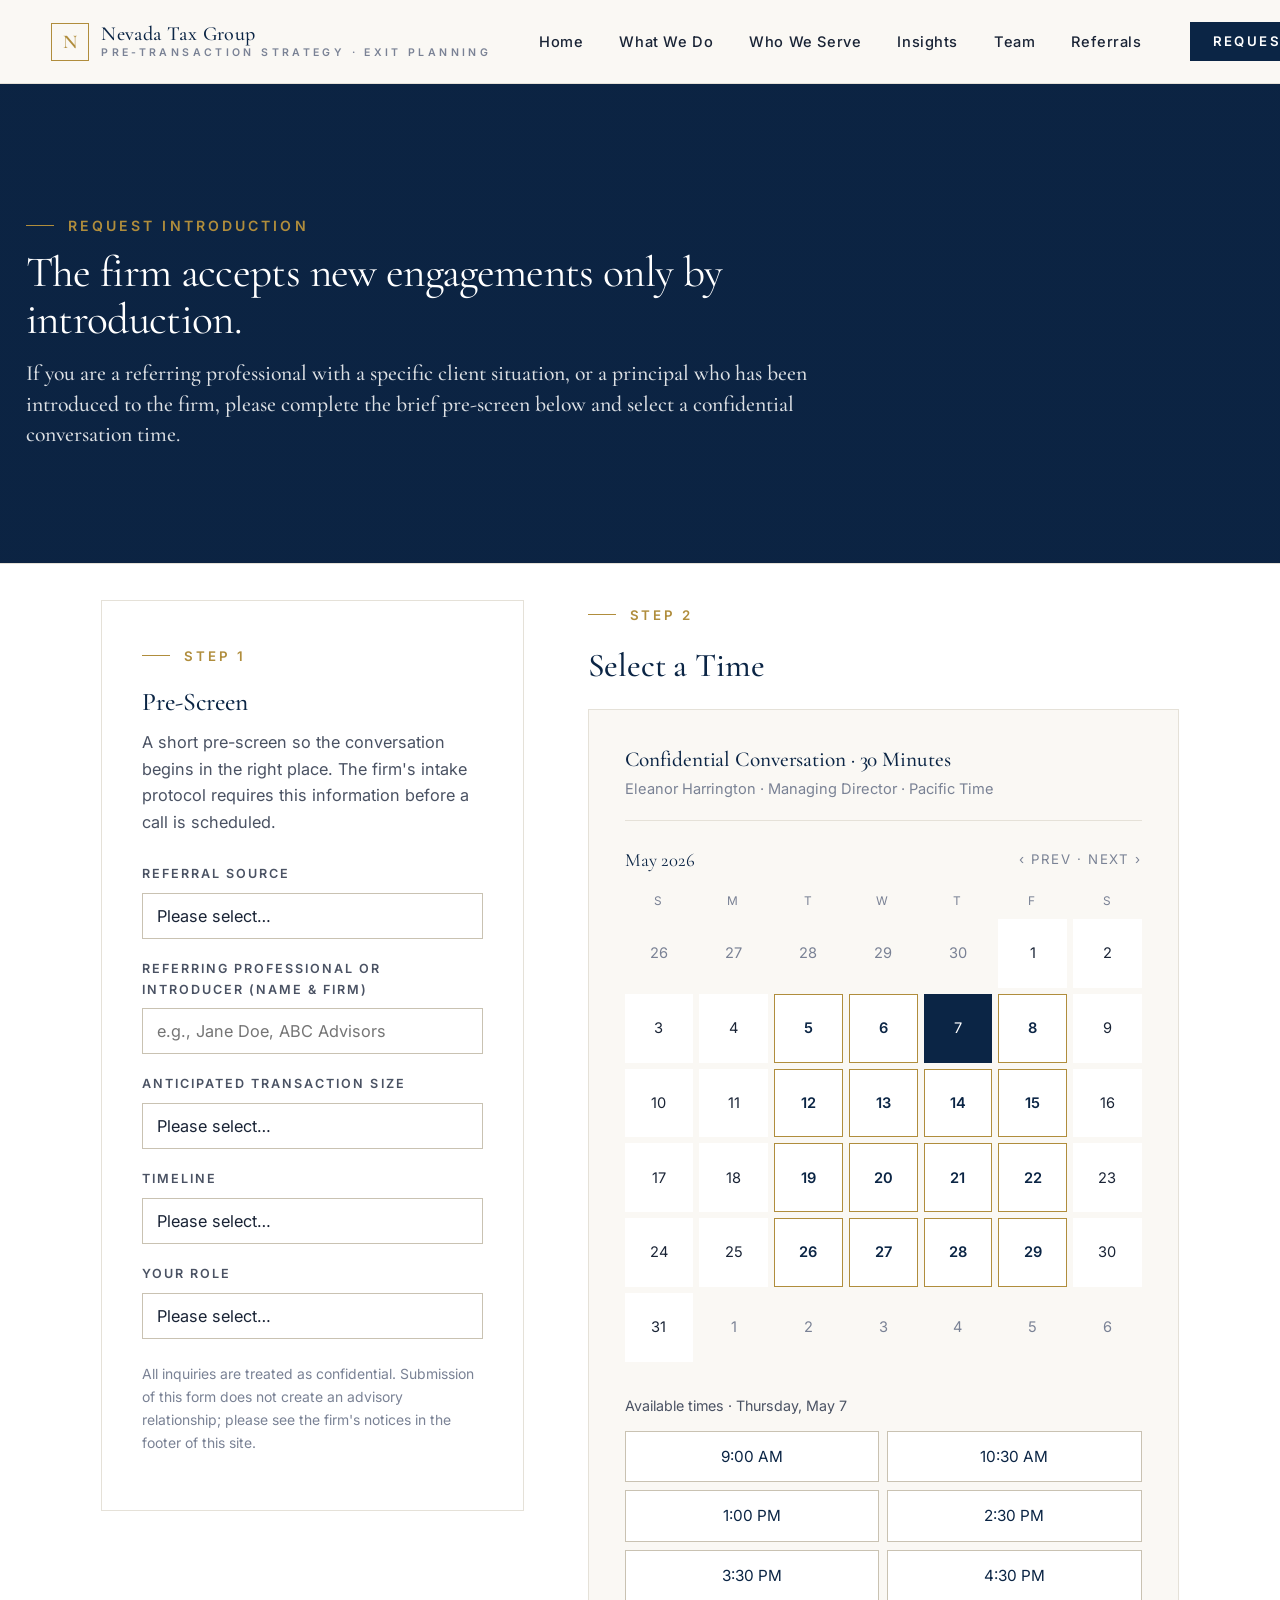
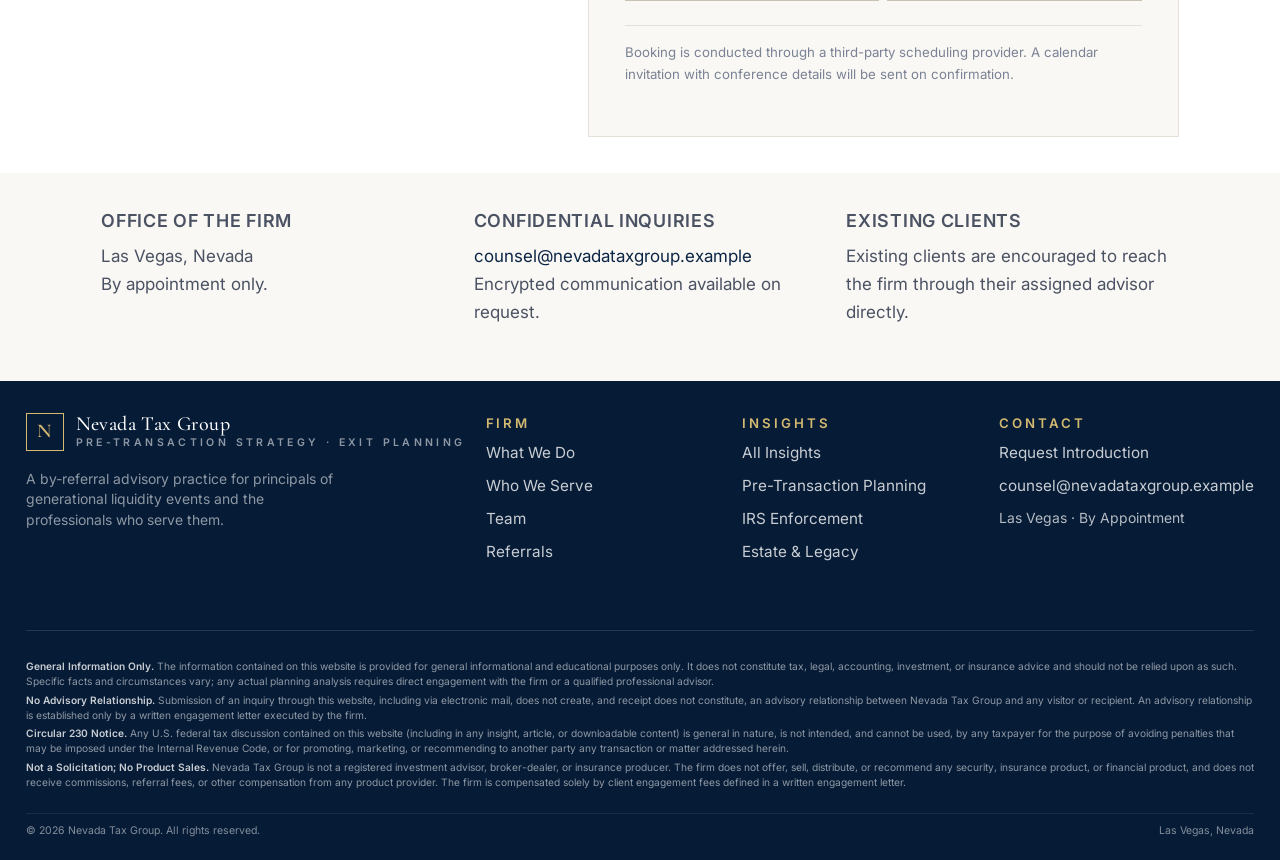
<file: contact.html>
<!DOCTYPE html>
<html lang="en">
<head>
  <meta charset="UTF-8" />
  <meta name="viewport" content="width=device-width, initial-scale=1.0" />
  <meta name="robots" content="noindex, nofollow" />
  <meta http-equiv="Cache-Control" content="no-cache, no-store, must-revalidate" />
  <meta http-equiv="Pragma" content="no-cache" />
  <meta http-equiv="Expires" content="0" />
  <title>Nevada Tax Group</title>
  <meta name="description" content="The firm accepts new engagements only by introduction. Please complete the brief pre-screen and select a confidential conversation time." />
  <link rel="preconnect" href="https://fonts.googleapis.com" />
  <link rel="preconnect" href="https://fonts.gstatic.com" crossorigin />
  <link href="https://fonts.googleapis.com/css2?family=Cormorant+Garamond:wght@400;500;600&family=Inter:wght@400;500;600&display=swap" rel="stylesheet" />
  <link rel="stylesheet" href="assets/css/styles.css?v=97" />
  <style>
    /* Drawer infrastructure — hidden by default on desktop */
    .mobile-menu-toggle, .mobile-drawer, .mobile-drawer-backdrop { display: none; }
      /* Compact engagement CTA + footer (all pages) */
      .section-navy { padding-top: clamp(36px, 4.5vw, 64px); padding-bottom: clamp(36px, 4.5vw, 64px); }
      .section-navy .eyebrow { margin-bottom: 14px; font-size: 0.85rem; }
      .section-navy h2 { font-size: clamp(1.5rem, 2.4vw, 2rem) !important; margin: 0 auto 18px !important; line-height: 1.2; max-width: 22ch; }
      .section-navy .lede { font-size: clamp(0.95rem, 1.25vw, 1.1rem); line-height: 1.55; margin: 0 auto 26px !important; max-width: 56ch; }
      .section-navy .btn { padding: 12px 28px; font-size: 0.82rem; letter-spacing: 0.18em; }
      .site-footer { padding-top: clamp(28px, 3.5vw, 44px); padding-bottom: clamp(18px, 2.5vw, 28px); }
      .site-footer .footer-grid { gap: 24px; margin-bottom: 24px; }
      .site-footer h5 { font-size: 0.78rem; margin-bottom: 8px; }
      .site-footer ul li, .site-footer .footer-brand p { font-size: 0.82rem; line-height: 1.5; }
      .site-footer .compliance { padding-top: 18px; }
      .site-footer .compliance p { font-size: 0.6rem; line-height: 1.5; margin-bottom: 6px; word-break: break-word; overflow-wrap: anywhere; }
      .site-footer .compliance-bottom { font-size: 0.62rem; padding-top: 10px; flex-wrap: wrap; gap: 6px; }
      /* Home: pull hero eyebrow up */
      body.home .hero-inner { padding-top: clamp(48px, 7vw, 96px) !important; padding-bottom: clamp(40px, 6vw, 80px); }
      /* Standardize page-head photo: navy overlay, gold eyebrow, white text */
      .page-head { position: relative; overflow: hidden; padding-top: clamp(40px, 5vw, 76px); padding-bottom: clamp(32px, 4vw, 60px); }
      .page-head-image { position: absolute; inset: 0; background-size: cover; background-position: center; }
      .page-head-image::after { content: ""; position: absolute; inset: 0; background: linear-gradient(180deg, rgba(15,28,55,.45), rgba(15,28,55,.45)); pointer-events: none; }
      .page-head .wrap { position: relative; z-index: 2; }
      .page-head .eyebrow { color: var(--gold) !important; }
      .page-head h1 { color: #fff !important; }
      .page-head .lede { color: rgba(255,255,255,.86) !important; }
      /* Insights articles: apply the same navy overlay to .feature-image */
      .feature-image { position: relative; }
      .feature-image::after { content: ""; position: absolute; inset: 0; background: linear-gradient(180deg, rgba(15,28,55,.45), rgba(15,28,55,.45)); pointer-events: none; }
      /* Tighter section + practice rows */
      .section { padding: clamp(28px, 4vw, 60px) 0; }
      .practice-row { padding: clamp(20px, 3vw, 40px) 0; gap: clamp(18px, 2.5vw, 36px); }
      .practice-row ul li:last-child { border-bottom: 0; }
      /* Home-only: 4-up audience grid */
      body.home .audience { grid-template-columns: repeat(4, 1fr); }
      body.home .audience > a { padding: 44px 28px; }
      body.home .audience h3 { font-size: 1.2rem; }
      body.home .audience p { font-size: 0.9rem; }
      @media (max-width: 1100px) { body.home .audience { grid-template-columns: repeat(2, 1fr); } body.home .audience > a { border-right: 0 !important; } body.home .audience > a:nth-child(odd) { border-right: 1px solid var(--rule) !important; } body.home .audience > a:nth-child(-n+2) { border-bottom: 1px solid var(--rule); } }
      @media (max-width: 700px) { body.home .audience { grid-template-columns: 1fr; } body.home .audience > a { border-right: 0 !important; border-bottom: 1px solid var(--rule); } }
      /* Team teaser clickable card */
      .team-grid a.attorney-link { text-decoration: none; color: inherit; display: block; transition: opacity .2s ease; }
      .team-grid a.attorney-link:hover { opacity: .85; }
      /* Narrow-width tightening */
      @media (max-width: 820px) { .site-footer .compliance p { font-size: 0.56rem; } }
      @media (max-width: 700px) {
        .site-footer .compliance-bottom { flex-direction: column; align-items: flex-start; }
        .site-footer .compliance p { font-size: 0.58rem; }
        .site-footer .compliance-bottom { font-size: 0.58rem; }
        .site-footer ul li, .site-footer .footer-brand p { font-size: 0.78rem; }
        .site-footer h5 { font-size: 0.74rem; }
        .section-navy h2 { font-size: 1.5rem !important; }
        .section-navy .lede { font-size: 0.98rem !important; }
        .section-navy .btn { padding: 11px 24px; font-size: 0.78rem; }
      }
      @media (max-width: 460px) {
        .site-footer .compliance p { font-size: 0.54rem; }
        .site-footer .compliance-bottom { font-size: 0.54rem; }
        .site-footer .footer-grid { gap: 18px !important; margin-bottom: 18px !important; }
        .section-navy h2 { font-size: 1.3rem !important; line-height: 1.2; }
      }
      /* Home hero shrunk to match page-head height */
      body.home .hero { min-height: 0 !important; height: auto !important; padding: 0 !important; position: relative; overflow: hidden; }
      body.home .hero-image { position: absolute !important; inset: 0; background-size: cover; background-position: center; }
      body.home .hero-image::after { content: ""; position: absolute; inset: 0; background: linear-gradient(180deg, rgba(15,28,55,.45), rgba(15,28,55,.45)); pointer-events: none; }
      body.home .hero-inner { position: relative; z-index: 2; padding-top: clamp(40px, 5vw, 76px) !important; padding-bottom: clamp(32px, 4vw, 60px) !important; }
    
    /* Lock hero + page-head to identical fixed heights */
    .page-head, body.home .hero { min-height: clamp(300px, 38vw, 480px) !important; max-height: clamp(300px, 38vw, 480px) !important; height: clamp(300px, 38vw, 480px) !important; display: flex; align-items: center; }
    body.home .hero-inner, .page-head .wrap { padding-top: 0 !important; padding-bottom: 0 !important; }
    /* Hide home hero button to match page-head content density */
    body.home .hero .btn { display: none !important; }
  
    /* Page-head text aligned to far left, matching home hero */
    .page-head .wrap { max-width: 80ch !important; margin-left: 0 !important; margin-right: auto !important; padding-left: clamp(12px, 2vw, 32px) !important; padding-right: clamp(12px, 2vw, 32px) !important; text-align: left !important; }
    .page-head .wrap > * { margin-left: 0 !important; max-width: 100% !important; }
  
    /* Match home hero text sizes on every page-head */
    .page-head h1 { font-size: clamp(1.85rem, 4.7vw, 2.55rem) !important; line-height: 1.08 !important; margin-bottom: 16px !important; }
    .page-head .lede { font-size: clamp(1rem, 1.7vw, 1.33rem) !important; line-height: 1.4 !important; }
    .page-head .eyebrow { font-size: 0.83rem !important; margin-bottom: 12px !important; }
  
    /* Unify page-head + home hero text colors (dark text on light overlay) */
    body.home .hero .eyebrow, .page-head .eyebrow { color: var(--gold) !important; }
    body.home .hero h1, .page-head h1 { color: #FFF !important; }
    body.home .hero .lede, .page-head .lede { color: rgba(255,255,255,.86) !important; font-weight: 500; }
  
    /* Match home hero substrate: navy bg + 0.35 photo opacity */
    .page-head { background: var(--navy) !important; }
    .page-head-image { opacity: 0.35 !important; }
    /* Footer: widen to ~1500px + compress vertical rhythm uniformly */
    .site-footer .wrap { max-width: 1500px !important; padding-left: clamp(20px, 2vw, 36px) !important; padding-right: clamp(20px, 2vw, 36px) !important; }
    .site-footer { padding-top: clamp(20px, 2.5vw, 32px) !important; padding-bottom: clamp(12px, 1.5vw, 20px) !important; }
    .site-footer .footer-grid { gap: 20px !important; margin-bottom: 16px !important; }
    .site-footer .compliance { padding-top: 12px !important; }
    .site-footer .compliance p { line-height: 1.45 !important; margin-bottom: 4px !important; }
    .site-footer .compliance-bottom { padding-top: 8px !important; }
    /* Engagement CTA: widen text + compress vertical uniformly */
    .section-navy { padding-top: clamp(22px, 2.8vw, 38px) !important; padding-bottom: clamp(22px, 2.8vw, 38px) !important; }
    .section-navy .wrap-narrow { max-width: 1000px !important; padding-left: clamp(20px, 2vw, 36px) !important; padding-right: clamp(20px, 2vw, 36px) !important; }
    .section-navy .eyebrow { margin-bottom: 6px !important; }
    .section-navy h2 { max-width: 56ch !important; margin: 0 auto 8px !important; }
    .section-navy .lede { max-width: 78ch !important; margin: 0 auto 14px !important; }
    /* Body content sections: widen wrap-narrow + compress vertical (excludes navy CTA) */
    .section:not(.section-navy) .wrap-narrow { max-width: 1100px !important; padding-left: clamp(20px, 2vw, 36px) !important; padding-right: clamp(20px, 2vw, 36px) !important; }
    .section:not(.section-navy) { padding-top: clamp(22px, 2.8vw, 38px) !important; padding-bottom: clamp(22px, 2.8vw, 38px) !important; }
    .section:not(.section-navy) .wrap-narrow p { margin-bottom: 12px !important; }
    .section:not(.section-navy) .wrap-narrow h2 { margin-bottom: 12px !important; }
    /* ========== MOBILE FIXES (≤768px) — desktop untouched ========== */
    @media (max-width: 768px) {
      /* MOBILE FIX: header nav — hide desktop links, condense brand to make room for CTA. Why crowded: 6 nav links + CTA + brand all on one row at 390px is impossible. */
      .site-header .nav { padding: 12px 16px !important; gap: 8px !important; }
      .site-header .nav { flex-wrap: wrap !important; }
      .site-header .nav-links { display: grid !important; grid-template-columns: repeat(3, 1fr) !important; order: 3 !important; width: 100% !important; gap: 4px !important; padding: 10px 8px 6px !important; border-top: 1px solid var(--rule) !important; margin-top: 8px !important; }
      .site-header .nav-links a { font-size: 0.7rem !important; padding: 10px 4px !important; min-height: 38px !important; text-align: center !important; }
      .site-header .nav-cta { padding: 10px 14px !important; font-size: 0.62rem !important; letter-spacing: 0.12em !important; min-height: 44px !important; display: inline-flex !important; align-items: center !important; }
      .site-header .brand-name small { display: none !important; }

      /* MOBILE FIX: hero + page-head — text was full-bleed left with no side padding, h1 too large. Why crowded: clamps designed for 1440px viewport. */
      .hero-inner, .page-head .wrap { padding: 24px 18px !important; max-width: 100% !important; }
      body.home .hero h1, body .page-head h1 { font-size: clamp(0.95rem, 3.6vw, 1.2rem) !important; max-width: 100% !important; line-height: 1.18 !important; margin-bottom: 8px !important; font-weight: 500 !important; }
      body.home .hero .lede, body .page-head .lede { font-size: 0.72rem !important; max-width: 100% !important; line-height: 1.4 !important; }
      body.home .hero .eyebrow, body .page-head .eyebrow { font-size: 0.62rem !important; margin-bottom: 6px !important; letter-spacing: 0.16em !important; }
      .page-head, body.home .hero { min-height: clamp(160px, 38vw, 240px) !important; max-height: none !important; height: auto !important; }

      /* MOBILE FIX: Engagement CTA — recently compressed to 22-38px padding which strangles the section on phone. */
      .section-navy { padding-top: clamp(36px, 8vw, 56px) !important; padding-bottom: clamp(36px, 8vw, 56px) !important; }
      .section-navy .wrap-narrow { padding-left: 20px !important; padding-right: 20px !important; max-width: 100% !important; }
      .section-navy h2 { font-size: clamp(1.4rem, 5.8vw, 1.7rem) !important; max-width: 100% !important; line-height: 1.18 !important; margin: 0 auto 16px !important; }
      .section-navy .lede { font-size: 0.95rem !important; max-width: 100% !important; line-height: 1.55 !important; margin: 0 auto 24px !important; }
      .section-navy .btn { padding: 14px 22px !important; font-size: 0.72rem !important; min-height: 44px !important; }

      /* MOBILE FIX: footer — was multi-column on a 390px screen; collapse to single column with comfortable gap. */
      .site-footer { padding-top: clamp(32px, 7vw, 48px) !important; padding-bottom: clamp(20px, 4vw, 28px) !important; }
      .site-footer .wrap { padding-left: 20px !important; padding-right: 20px !important; max-width: 100% !important; }
      .site-footer .footer-grid { grid-template-columns: 1fr !important; gap: 24px !important; margin-bottom: 22px !important; }
      .site-footer ul li, .site-footer .footer-brand p { font-size: 0.92rem !important; line-height: 1.55 !important; }
      .site-footer h5 { font-size: 0.85rem !important; margin-bottom: 10px !important; }
      .site-footer .compliance { padding-top: 18px !important; }
      .site-footer .compliance p { font-size: 0.7rem !important; line-height: 1.55 !important; margin-bottom: 10px !important; }
      .site-footer .compliance-bottom { flex-direction: column !important; gap: 4px !important; font-size: 0.7rem !important; padding-top: 12px !important; }

      /* MOBILE FIX: body content sections — recent web-wide tightening squeezed mobile paragraphs together. */
      .section:not(.section-navy) { padding-top: clamp(28px, 6vw, 44px) !important; padding-bottom: clamp(28px, 6vw, 44px) !important; }
      .section:not(.section-navy) .wrap-narrow { max-width: 100% !important; padding-left: 20px !important; padding-right: 20px !important; }
      .section:not(.section-navy) .wrap-narrow p { font-size: 0.95rem !important; line-height: 1.6 !important; margin-bottom: 14px !important; }
      .section:not(.section-navy) .wrap-narrow h2 { font-size: clamp(1.4rem, 5.5vw, 1.7rem) !important; margin-bottom: 14px !important; }

      /* MOBILE FIX: practice page rows — heading-hugs-row CSS made the rows feel cramped on phone. */
      .practice-row { margin-bottom: clamp(20px, 4vw, 32px) !important; padding-top: clamp(18px, 4vw, 26px) !important; padding-bottom: clamp(18px, 4vw, 26px) !important; }
      .practice-row h2 { font-size: clamp(1.3rem, 5vw, 1.55rem) !important; margin-top: 0 !important; margin-bottom: 12px !important; }
      .practice-row p { font-size: 0.95rem !important; line-height: 1.6 !important; margin-bottom: 12px !important; }
      .practice-row li { font-size: 0.92rem !important; margin-bottom: 4px !important; padding-top: 10px !important; padding-bottom: 10px !important; }
      .practice-row .num { font-size: clamp(1.8rem, 7vw, 2.4rem) !important; }
      .practice-row ul { margin-top: 8px !important; }

      /* MOBILE FIX: audience grid (Who We Serve) — already stacks but each card needed more padding. */
      .audience { grid-template-columns: 1fr !important; }
      .audience > a { padding: 28px 22px !important; border-right: 0 !important; border-bottom: 1px solid var(--rule) !important; }
      .audience h3 { font-size: 1.15rem !important; margin-bottom: 10px !important; }
      .audience p { font-size: 0.95rem !important; line-height: 1.55 !important; }

      /* MOBILE FIX: insights list rows — 3-column desktop grid is unreadable on phone. Stack vertically. */
      .insight-row { grid-template-columns: 1fr !important; gap: 8px !important; padding: 22px 0 !important; }
      .insight-row .meta { font-size: 0.78rem !important; }
      .insight-row h3 { font-size: 1.15rem !important; }
      .insight-row .read { margin-top: 8px !important; }

      /* MOBILE FIX: split-section (about) — already stacks below 820px, but tighten internal padding for phone. */
      .split-section .split-col { padding: 28px 22px !important; }

      /* MOBILE FIX: article body (insights-1/2/3) — long-form reading needs comfortable size on phone. */
      .article-body p { font-size: 1rem !important; line-height: 1.7 !important; margin-bottom: 16px !important; }
      .article-body h2 { font-size: 1.35rem !important; margin-top: 32px !important; margin-bottom: 14px !important; }

      /* MOBILE FIX: touch targets — buttons and inline-arrow links need 44px min height for accessibility. */
      .btn, .nav-cta, .link-arrow { min-height: 44px !important; display: inline-flex !important; align-items: center !important; }

      /* MOBILE FIX: team-grid — single card was filling whole screen on mobile */
      .team-grid { max-width: 320px !important; margin-left: auto !important; margin-right: auto !important; gap: 24px !important; }
      .team-grid .portrait { aspect-ratio: 1 / 1.15 !important; margin-bottom: 16px !important; }
      .team-grid .attorney h3 { font-size: 1.25rem !important; }
      .team-grid .attorney .role { font-size: 0.7rem !important; }
      .team-grid .attorney .bio { font-size: 0.9rem !important; }
      .team-grid .attorney .creds { font-size: 0.78rem !important; }
      
      /* MOBILE FIX: split-section (about) — internal padding tighter on phone */
      .split-section .split-grid { grid-template-columns: 1fr !important; grid-template-rows: auto auto auto !important; min-height: 0 !important; }
      .split-section .split-divider { height: 1px !important; min-height: 1px !important; width: 100% !important; }
      .split-section .split-col { padding: 24px 20px !important; }
      .split-section .split-col h2 { font-size: 1.2rem !important; margin-bottom: 10px !important; }
      .split-section .split-col p { font-size: 0.88rem !important; line-height: 1.55 !important; margin-bottom: 8px !important; }
      
      /* MOBILE FIX: practice-row — desktop has 2-col layout (number + content); stack vertically on mobile */
      .practice-row { display: block !important; }
      .practice-row > div:first-child { margin-bottom: 8px !important; }
      .practice-row .num { font-size: 1.4rem !important; opacity: 0.6 !important; }
      
      /* MOBILE FIX: insight-row — already stacks, but ensure title sizing is right */
      .insight-row .meta { font-size: 0.72rem !important; opacity: 0.7 !important; }
      .insight-row h3 a { font-size: 1.1rem !important; line-height: 1.25 !important; }
      .insight-row p { font-size: 0.9rem !important; line-height: 1.5 !important; }
      
      /* MOBILE FIX: insights articles (insights-1/2/3) — feature image + article body */
      .feature-image { height: clamp(180px, 45vw, 280px) !important; }
      .article-meta { font-size: 0.72rem !important; flex-wrap: wrap !important; gap: 6px !important; }
      .article-body p { font-size: 0.95rem !important; line-height: 1.65 !important; margin-bottom: 14px !important; }
      .article-body h2 { font-size: 1.2rem !important; margin-top: 26px !important; margin-bottom: 12px !important; }
      .article-body blockquote { font-size: 0.95rem !important; padding: 14px 18px !important; margin: 16px 0 !important; }
      .rule-gold { margin: 20px 0 !important; }
      
      /* MOBILE FIX: contact form on contact.html if any */
      input, textarea, select { font-size: 16px !important; }
      
      /* MOBILE FIX: section-cream "Continue Reading" cards on insight pages */
      .section-cream .grid-2 { grid-template-columns: 1fr !important; gap: 14px !important; }
      .section-cream .card { padding: 18px 18px !important; }
      .section-cream .card h3 a { font-size: 1.05rem !important; }
      .section-cream .card p { font-size: 0.88rem !important; }
      /* MOBILE DRAWER: hide existing nav, show hamburger + slide-in drawer */
      .site-header .nav { padding: 14px 18px !important; display: flex !important; align-items: center !important; gap: 12px !important; flex-wrap: nowrap !important; }
      .site-header .nav-links, .site-header .nav-cta { display: none !important; }
      .site-header .brand-name { font-size: 0.95rem !important; }
      .site-header .brand-name small { display: none !important; }
      .site-header .brand-mark { width: 28px !important; height: 28px !important; font-size: 0.85rem !important; }

      .mobile-menu-toggle { display: inline-flex !important; flex-direction: column !important; justify-content: center !important; align-items: center !important; gap: 5px !important; width: 36px !important; height: 36px !important; background: transparent !important; border: 0 !important; cursor: pointer !important; padding: 0 !important; z-index: 60 !important; position: relative !important; }
      .mobile-menu-toggle span { display: block !important; width: 22px !important; height: 1.5px !important; background: var(--navy) !important; transition: transform 0.25s ease, opacity 0.25s ease !important; }
      body.drawer-open .mobile-menu-toggle span:nth-child(1) { transform: translateY(6.5px) rotate(45deg) !important; }
      body.drawer-open .mobile-menu-toggle span:nth-child(2) { opacity: 0 !important; }
      body.drawer-open .mobile-menu-toggle span:nth-child(3) { transform: translateY(-6.5px) rotate(-45deg) !important; }

      .mobile-drawer { display: block !important; position: fixed !important; top: 0 !important; left: 0 !important; width: 85vw !important; max-width: 360px !important; height: 100vh !important; background: var(--navy) !important; color: #fff !important; z-index: 100 !important; transform: translateX(-100%) !important; transition: transform 0.3s ease !important; overflow-y: auto !important; padding: 28px 28px !important; box-sizing: border-box !important; }
      body.drawer-open .mobile-drawer { transform: translateX(0) !important; }
      body.drawer-open { overflow: hidden !important; }

      .mobile-drawer-eyebrow { font-family: 'Inter', sans-serif !important; color: var(--gold) !important; font-size: 0.7rem !important; font-weight: 600 !important; letter-spacing: 0.22em !important; margin-top: 8px !important; margin-bottom: 28px !important; }
      .mobile-drawer-nav { display: flex !important; flex-direction: column !important; gap: 0 !important; }
      .mobile-drawer-nav a { color: #fff !important; text-decoration: none !important; font-family: 'Cormorant Garamond', Georgia, serif !important; font-size: 1.4rem !important; font-weight: 500 !important; padding: 14px 0 !important; border-bottom: 1px solid rgba(255,255,255,0.08) !important; min-height: 44px !important; }
      .mobile-drawer-nav a.cta { color: var(--gold) !important; font-style: italic !important; font-size: 1rem !important; padding-top: 28px !important; border-bottom: 0 !important; font-family: 'Inter', sans-serif !important; font-style: normal !important; letter-spacing: 0.08em !important; text-transform: none !important; }
      .mobile-drawer-footer { margin-top: 36px !important; padding-top: 24px !important; border-top: 1px solid rgba(255,255,255,0.08) !important; color: rgba(255,255,255,0.5) !important; font-size: 0.7rem !important; letter-spacing: 0.16em !important; text-transform: uppercase !important; font-family: 'Inter', sans-serif !important; }

      .mobile-drawer-backdrop { display: block !important; position: fixed !important; top: 0 !important; left: 0 !important; width: 100vw !important; height: 100vh !important; background: rgba(11,28,55,0.55) !important; z-index: 99 !important; opacity: 0 !important; pointer-events: none !important; transition: opacity 0.25s ease !important; }
      body.drawer-open .mobile-drawer-backdrop { opacity: 1 !important; pointer-events: auto !important; }
      /* DRAWER CTA: bigger touch target + prominent gold button */
      .mobile-drawer-nav a.cta { display: inline-block !important; background: var(--gold) !important; color: var(--navy) !important; padding: 14px 22px !important; font-size: 0.85rem !important; font-weight: 600 !important; letter-spacing: 0.14em !important; text-transform: uppercase !important; border-radius: 2px !important; text-align: center !important; margin-top: 28px !important; align-self: stretch !important; min-height: 48px !important; }
      /* INTERIOR MOBILE: tall page-head + hidden lede + larger h1 (matching home treatment) */
      body .page-head { min-height: 78vh !important; max-height: none !important; }
      body .page-head .wrap { padding: 24vh 22px 32px !important; display: flex !important; flex-direction: column !important; justify-content: flex-start !important; }
      body .page-head h1 { font-size: clamp(1.7rem, 7.5vw, 2.4rem) !important; line-height: 1.1 !important; max-width: 100% !important; margin-bottom: 16px !important; }
      body .page-head .lede { display: none !important; }
      body .page-head .eyebrow { font-size: 0.7rem !important; margin-bottom: 14px !important; letter-spacing: 0.2em !important; }
    
    
    
    }
    /* ========== END MOBILE FIXES ========== */
    /* DESKTOP: sticky header + nav-cta clickable hover */
    @media (min-width: 769px) {
      .site-header { position: sticky !important; top: 0 !important; z-index: 50 !important; background: var(--cream) !important; transition: box-shadow 0.25s ease !important; }
      .site-header.scrolled { box-shadow: 0 2px 16px rgba(11,28,55,0.08) !important; }
      .nav-cta { transition: background 0.2s ease, color 0.2s ease, border-color 0.2s ease !important; }
      .nav-cta:hover { background: var(--gold) !important; color: var(--navy) !important; border-color: var(--gold) !important; }
    }
  </style>
</head>
<body>

  <header class="site-header">
    <div class="nav">
      <button class="mobile-menu-toggle" aria-label="Open menu" onclick="document.body.classList.toggle('drawer-open')"><span></span><span></span><span></span></button>
      <a class="brand" href="index.html">
        <span class="brand-mark">N</span>
        <span class="brand-name">Nevada Tax Group<small>Pre-Transaction Strategy · Exit Planning</small></span>
      </a>
      <nav class="nav-links">
        <a href="index.html">Home</a>
        <a href="practice.html">What We Do</a>
        <a href="about.html">Who We Serve</a>
        <a href="insights.html">Insights</a>
        <a href="team.html">Team</a>
        <a href="referrals.html">Referrals</a>
      </nav>
      <a href="contact.html" class="nav-cta active">Request Introduction</a>
    </div>
  </header>

  <aside class="mobile-drawer" aria-label="Mobile navigation">
    <div class="mobile-drawer-eyebrow">— MENU</div>
    <nav class="mobile-drawer-nav">
      <a href="index.html" onclick="document.body.classList.remove('drawer-open')">Home</a>
      <a href="practice.html" onclick="document.body.classList.remove('drawer-open')">What We Do</a>
      <a href="about.html" onclick="document.body.classList.remove('drawer-open')">Who We Serve</a>
      <a href="insights.html" onclick="document.body.classList.remove('drawer-open')">Insights</a>
      <a href="team.html" onclick="document.body.classList.remove('drawer-open')">Team</a>
      <a href="referrals.html" onclick="document.body.classList.remove('drawer-open')">Referrals</a>
      <a href="contact.html" class="cta" onclick="document.body.classList.remove('drawer-open')">Request Introduction &rarr;</a>
    </nav>
    <div class="mobile-drawer-footer">Las Vegas &middot; By Appointment</div>
  </aside>
  <div class="mobile-drawer-backdrop" onclick="document.body.classList.remove('drawer-open')" aria-hidden="true"></div>

  <section class="page-head">
    <div class="page-head-image" style="background-image:url('https://images.unsplash.com/photo-1497366811353-6870744d04b2?ixlib=rb-4.0.3&auto=format&fit=crop&w=2000&q=80');"></div>
    <div class="wrap">
      <span class="eyebrow">Request Introduction</span>
      <h1>The firm accepts new engagements only by introduction.</h1>
      <p class="lede">If you are a referring professional with a specific client situation, or a principal who has been introduced to the firm, please complete the brief pre-screen below and select a confidential conversation time.</p>
    </div>
  </section>

  <section class="section">
    <div class="wrap">
      <div class="booking-grid">

        <!-- LEFT: Pre-screen -->
        <div>
          <div class="booking-card">
            <span class="eyebrow">Step 1</span>
            <h2>Pre-Screen</h2>
            <p style="margin-bottom: 28px;">A short pre-screen so the conversation begins in the right place. The firm's intake protocol requires this information before a call is scheduled.</p>

            <div class="field">
              <label for="ref">Referral Source</label>
              <select id="ref" name="ref">
                <option value="">Please select…</option>
                <option>Referring CPA or tax advisor</option>
                <option>Referring attorney or transactional counsel</option>
                <option>Investment banker or M&amp;A advisor</option>
                <option>Wealth advisor or family office</option>
                <option>Prior client of the firm</option>
                <option>Personal introduction</option>
              </select>
            </div>

            <div class="field">
              <label for="ref-name">Referring Professional or Introducer (Name &amp; Firm)</label>
              <input id="ref-name" name="ref-name" type="text" placeholder="e.g., Jane Doe, ABC Advisors" />
            </div>

            <div class="field">
              <label for="size">Anticipated Transaction Size</label>
              <select id="size" name="size">
                <option value="">Please select…</option>
                <option>Below the firm's typical threshold</option>
                <option>Mid eight figures</option>
                <option>Low to mid nine figures</option>
                <option>High nine figures or above</option>
                <option>Not a transaction matter</option>
              </select>
            </div>

            <div class="field">
              <label for="timeline">Timeline</label>
              <select id="timeline" name="timeline">
                <option value="">Please select…</option>
                <option>No transaction currently contemplated</option>
                <option>24+ months from a contemplated transaction</option>
                <option>12–24 months from a contemplated transaction</option>
                <option>6–12 months from a contemplated transaction</option>
                <option>Less than 6 months · process not yet live</option>
                <option>Process is live · letter of intent received or imminent</option>
              </select>
            </div>

            <div class="field">
              <label for="role">Your Role</label>
              <select id="role" name="role">
                <option value="">Please select…</option>
                <option>Principal · founder, owner, or family member</option>
                <option>Referring CPA or tax counsel</option>
                <option>Referring attorney or transactional counsel</option>
                <option>Investment banker or M&amp;A advisor</option>
                <option>Wealth advisor or family office representative</option>
                <option>Other professional advisor</option>
              </select>
            </div>

            <p style="font-size: 0.82rem; color: var(--ink-mute); margin-top: 24px;">All inquiries are treated as confidential. Submission of this form does not create an advisory relationship; please see the firm's notices in the footer of this site.</p>
          </div>
        </div>

        <!-- RIGHT: Calendly mock -->
        <div>
          <span class="eyebrow">Step 2</span>
          <h2 style="margin-bottom: 24px;">Select a Time</h2>

          <div class="calendly-mock" aria-label="Confidential conversation booking">
            <div class="cal-head">
              <h3>Confidential Conversation · 30 Minutes</h3>
              <p>Eleanor Harrington · Managing Director · Pacific Time</p>
            </div>

            <div style="display:flex; align-items:center; justify-content:space-between; margin-bottom: 16px;">
              <span style="font-family: var(--serif); font-size: 1.1rem; color: var(--navy);">May 2026</span>
              <span style="font-size: 0.78rem; color: var(--ink-mute); letter-spacing: 0.12em; text-transform: uppercase;">‹ Prev   ·   Next ›</span>
            </div>

            <div style="display:grid; grid-template-columns: repeat(7, 1fr); gap: 6px; font-size: 0.7rem; color: var(--ink-mute); text-align: center; letter-spacing: 0.12em; text-transform: uppercase; margin-bottom: 8px;">
              <span>S</span><span>M</span><span>T</span><span>W</span><span>T</span><span>F</span><span>S</span>
            </div>

            <div class="cal-grid">
              <span class="day dim">26</span><span class="day dim">27</span><span class="day dim">28</span><span class="day dim">29</span><span class="day dim">30</span><span class="day">1</span><span class="day">2</span>
              <span class="day">3</span><span class="day">4</span><span class="day avail">5</span><span class="day avail">6</span><span class="day sel">7</span><span class="day avail">8</span><span class="day">9</span>
              <span class="day">10</span><span class="day">11</span><span class="day avail">12</span><span class="day avail">13</span><span class="day avail">14</span><span class="day avail">15</span><span class="day">16</span>
              <span class="day">17</span><span class="day">18</span><span class="day avail">19</span><span class="day avail">20</span><span class="day avail">21</span><span class="day avail">22</span><span class="day">23</span>
              <span class="day">24</span><span class="day">25</span><span class="day avail">26</span><span class="day avail">27</span><span class="day avail">28</span><span class="day avail">29</span><span class="day">30</span>
              <span class="day">31</span><span class="day dim">1</span><span class="day dim">2</span><span class="day dim">3</span><span class="day dim">4</span><span class="day dim">5</span><span class="day dim">6</span>
            </div>

            <div style="margin-top: 8px; margin-bottom: 14px; font-size: 0.84rem; color: var(--ink-light);">Available times · Thursday, May 7</div>

            <div class="cal-times">
              <div class="slot">9:00 AM</div>
              <div class="slot">10:30 AM</div>
              <div class="slot">1:00 PM</div>
              <div class="slot">2:30 PM</div>
              <div class="slot">3:30 PM</div>
              <div class="slot">4:30 PM</div>
            </div>

            <p style="margin-top: 24px; font-size: 0.78rem; color: var(--ink-mute); border-top: 1px solid var(--rule); padding-top: 16px;">Booking is conducted through a third-party scheduling provider. A calendar invitation with conference details will be sent on confirmation.</p>
          </div>

        </div>

      </div>
    </div>
  </section>

  <section class="section section-cream">
    <div class="wrap">
      <div style="display:grid; grid-template-columns: repeat(3, 1fr); gap: 40px;" class="grid-3-collapse">
        <div>
          <h4>Office of the Firm</h4>
          <p style="color: var(--ink-light); margin-top: 8px;">Las Vegas, Nevada<br />By appointment only.</p>
        </div>
        <div>
          <h4>Confidential Inquiries</h4>
          <p style="color: var(--ink-light); margin-top: 8px;"><a href="mailto:counsel@nevadataxgroup.example">counsel@nevadataxgroup.example</a><br />Encrypted communication available on request.</p>
        </div>
        <div>
          <h4>Existing Clients</h4>
          <p style="color: var(--ink-light); margin-top: 8px;">Existing clients are encouraged to reach the firm through their assigned advisor directly.</p>
        </div>
      </div>
    </div>
  </section>

  <footer class="site-footer">
    <div class="wrap">
      <div class="footer-grid">
        <div class="footer-brand">
          <a class="brand" href="index.html" style="text-decoration:none;">
            <span class="brand-mark">N</span>
            <span class="brand-name">Nevada Tax Group<small>Pre-Transaction Strategy · Exit Planning</small></span>
          </a>
          <p>A by-referral advisory practice for principals of generational liquidity events and the professionals who serve them.</p>
        </div>
        <div>
          <h5>Firm</h5>
          <ul>
            <li><a href="practice.html">What We Do</a></li>
            <li><a href="about.html">Who We Serve</a></li>
            <li><a href="team.html">Team</a></li>
            <li><a href="referrals.html">Referrals</a></li>
          </ul>
        </div>
        <div>
          <h5>Insights</h5>
          <ul>
            <li><a href="insights.html">All Insights</a></li>
            <li><a href="insights-1.html">Pre-Transaction Planning</a></li>
            <li><a href="insights-2.html">IRS Enforcement</a></li>
            <li><a href="insights-3.html">Estate &amp; Legacy</a></li>
          </ul>
        </div>
        <div>
          <h5>Contact</h5>
          <ul>
            <li><a href="contact.html">Request Introduction</a></li>
            <li><a href="mailto:counsel@nevadataxgroup.example">counsel@nevadataxgroup.example</a></li>
            <li>Las Vegas · By Appointment</li>
          </ul>
        </div>
      </div>

      <div class="compliance">
        <p><strong>General Information Only.</strong> The information contained on this website is provided for general informational and educational purposes only. It does not constitute tax, legal, accounting, investment, or insurance advice and should not be relied upon as such. Specific facts and circumstances vary; any actual planning analysis requires direct engagement with the firm or a qualified professional advisor.</p>
        <p><strong>No Advisory Relationship.</strong> Submission of an inquiry through this website, including via electronic mail, does not create, and receipt does not constitute, an advisory relationship between Nevada Tax Group and any visitor or recipient. An advisory relationship is established only by a written engagement letter executed by the firm.</p>
        <p><strong>Circular 230 Notice.</strong> Any U.S. federal tax discussion contained on this website (including in any insight, article, or downloadable content) is general in nature, is not intended, and cannot be used, by any taxpayer for the purpose of avoiding penalties that may be imposed under the Internal Revenue Code, or for promoting, marketing, or recommending to another party any transaction or matter addressed herein.</p>
        <p><strong>Not a Solicitation; No Product Sales.</strong> Nevada Tax Group is not a registered investment advisor, broker-dealer, or insurance producer. The firm does not offer, sell, distribute, or recommend any security, insurance product, or financial product, and does not receive commissions, referral fees, or other compensation from any product provider. The firm is compensated solely by client engagement fees defined in a written engagement letter.</p>
        <div class="compliance-bottom">
          <span>© 2026 Nevada Tax Group. All rights reserved.</span>
          <span>Las Vegas, Nevada</span>
        </div>
      </div>
    </div>
  </footer>

<script>document.addEventListener('keydown',function(e){if(e.key==='Escape')document.body.classList.remove('drawer-open')});</script>
<script>window.addEventListener('scroll',function(){var h=document.querySelector('.site-header');if(h)h.classList.toggle('scrolled',window.scrollY>80)});</script>
</body>
</html>
</file>
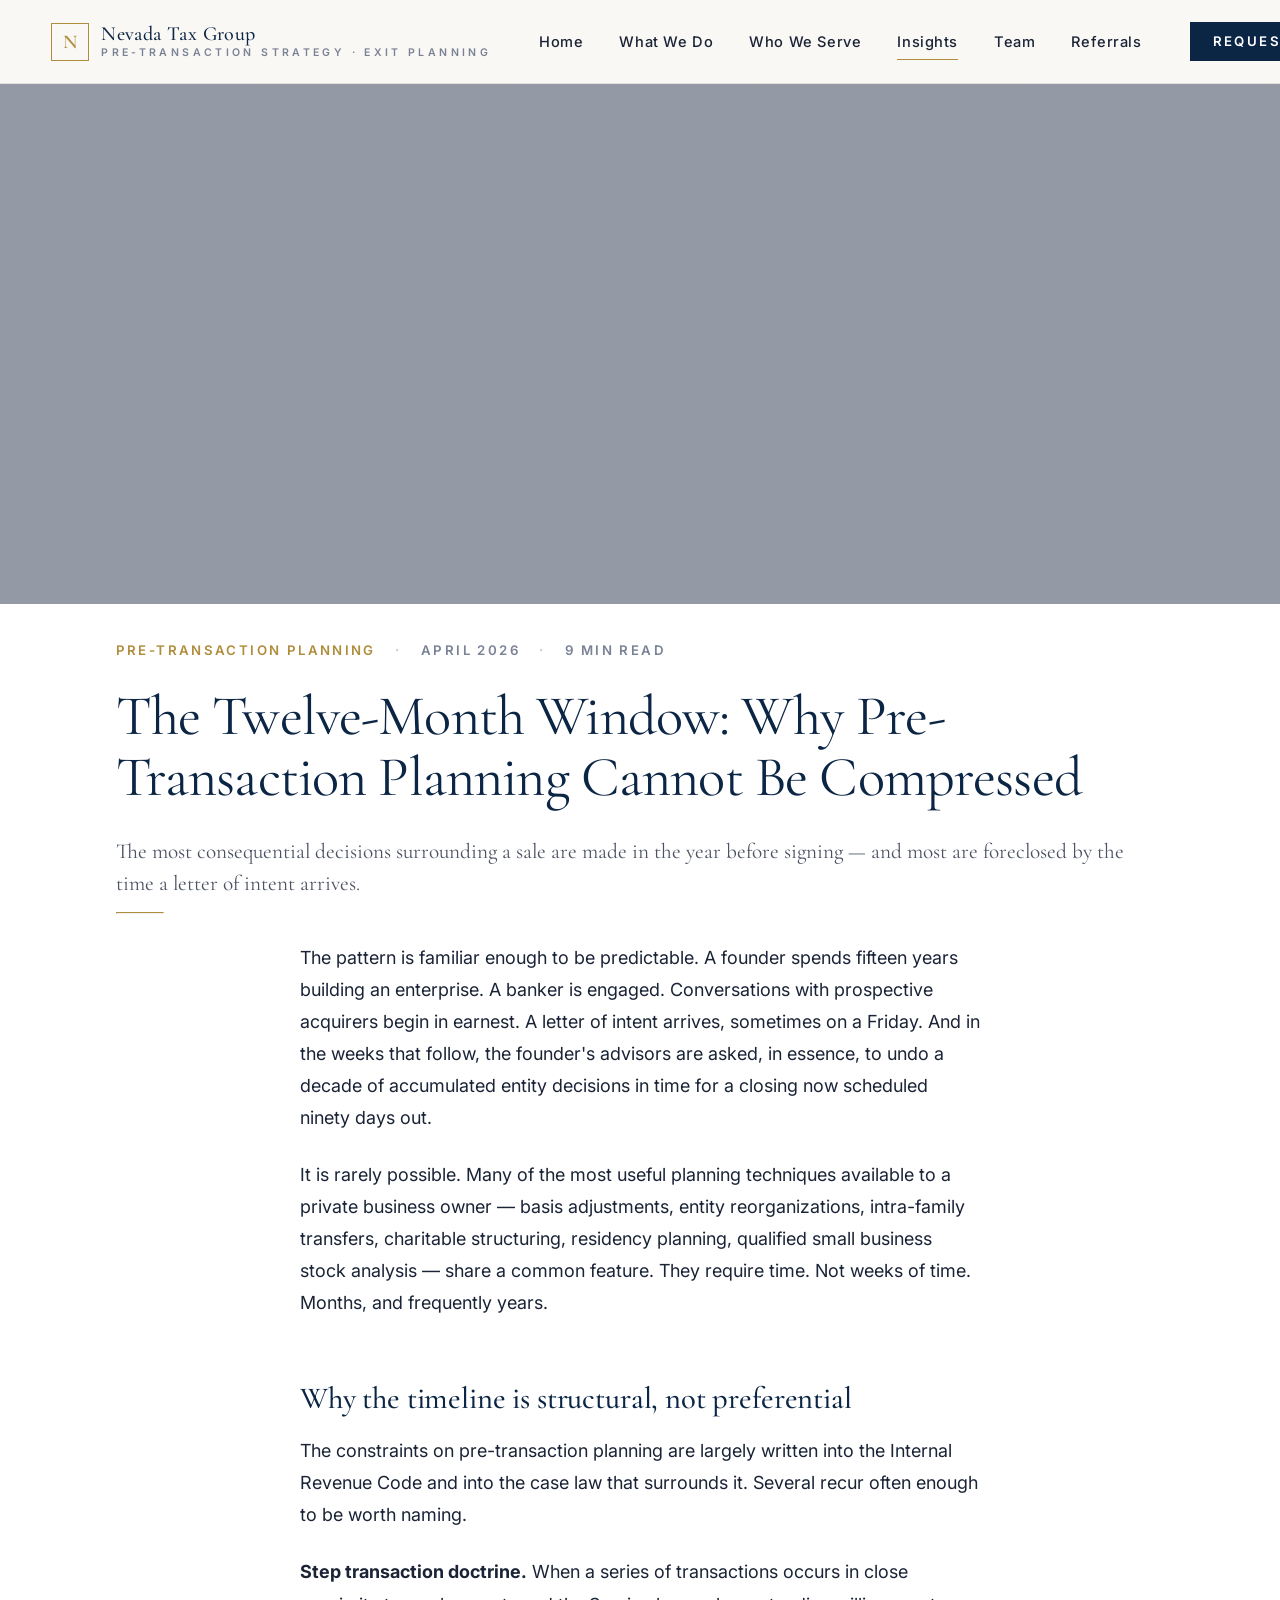
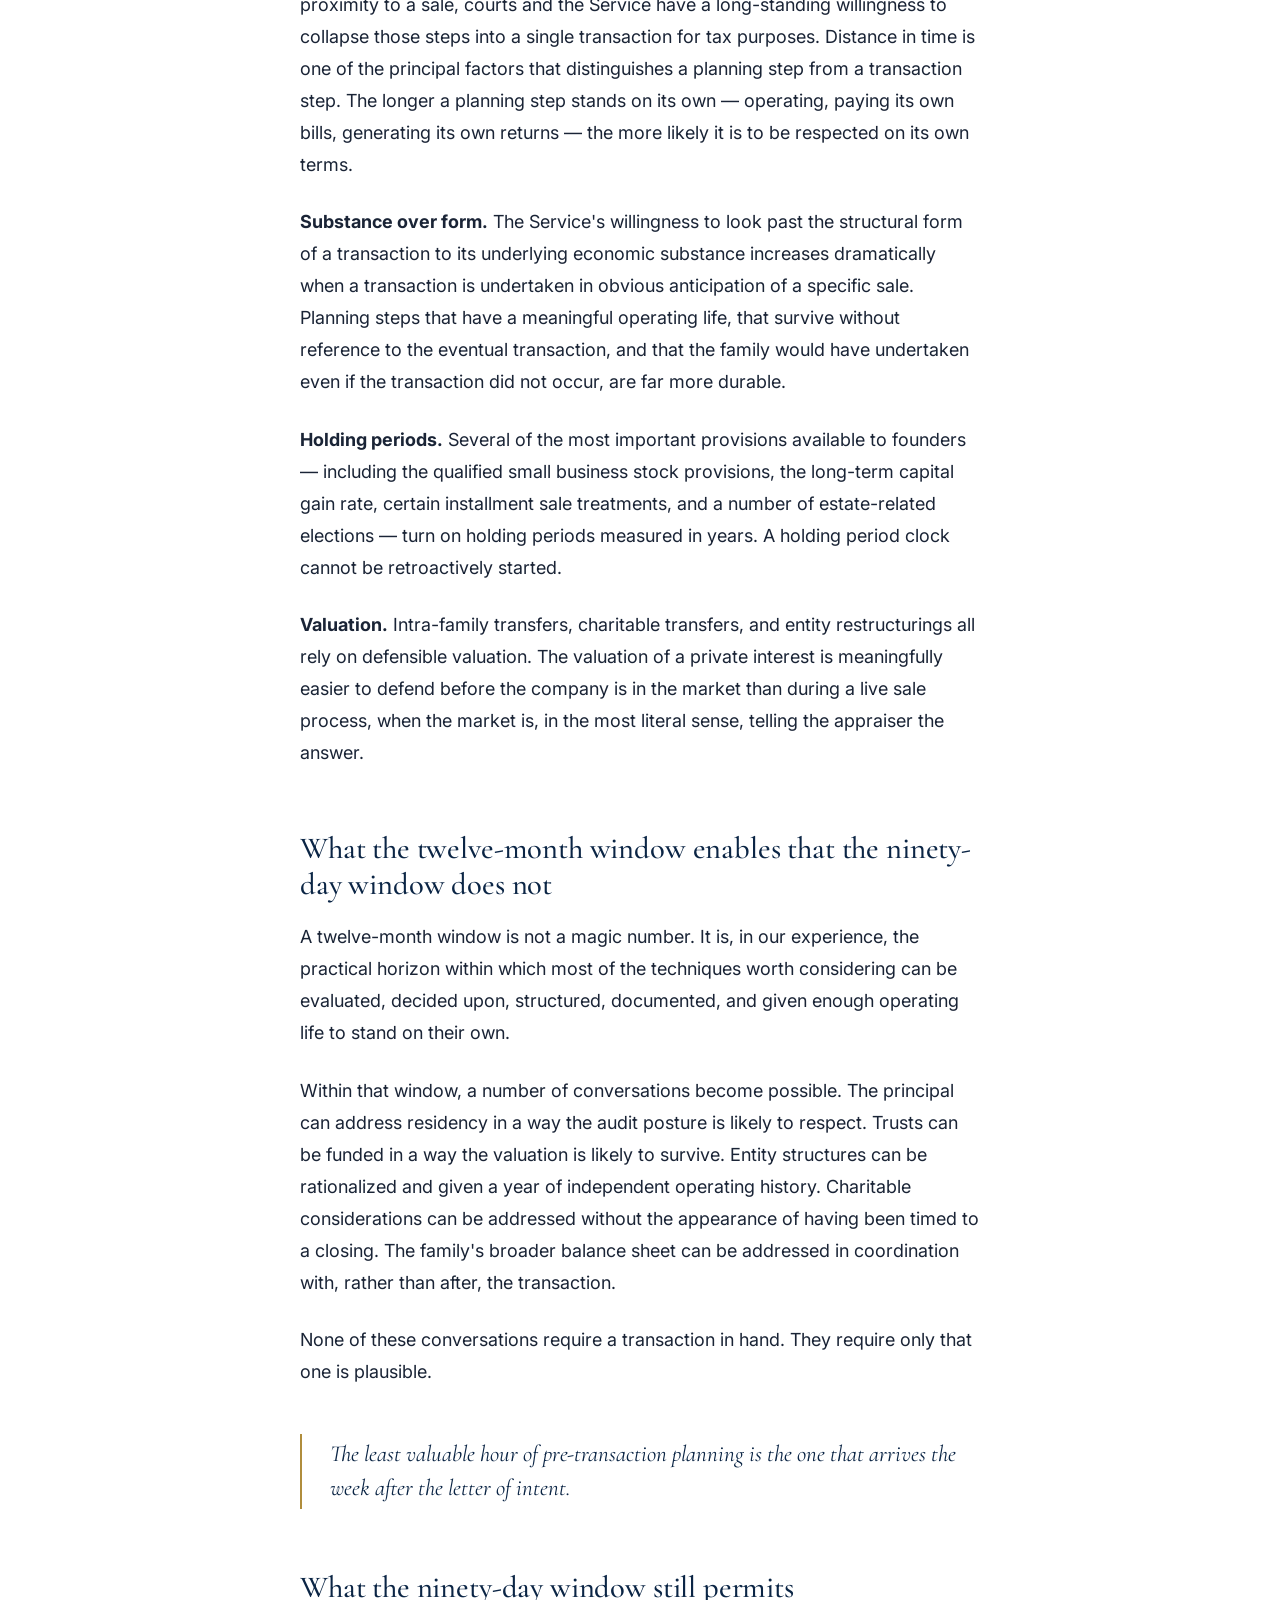
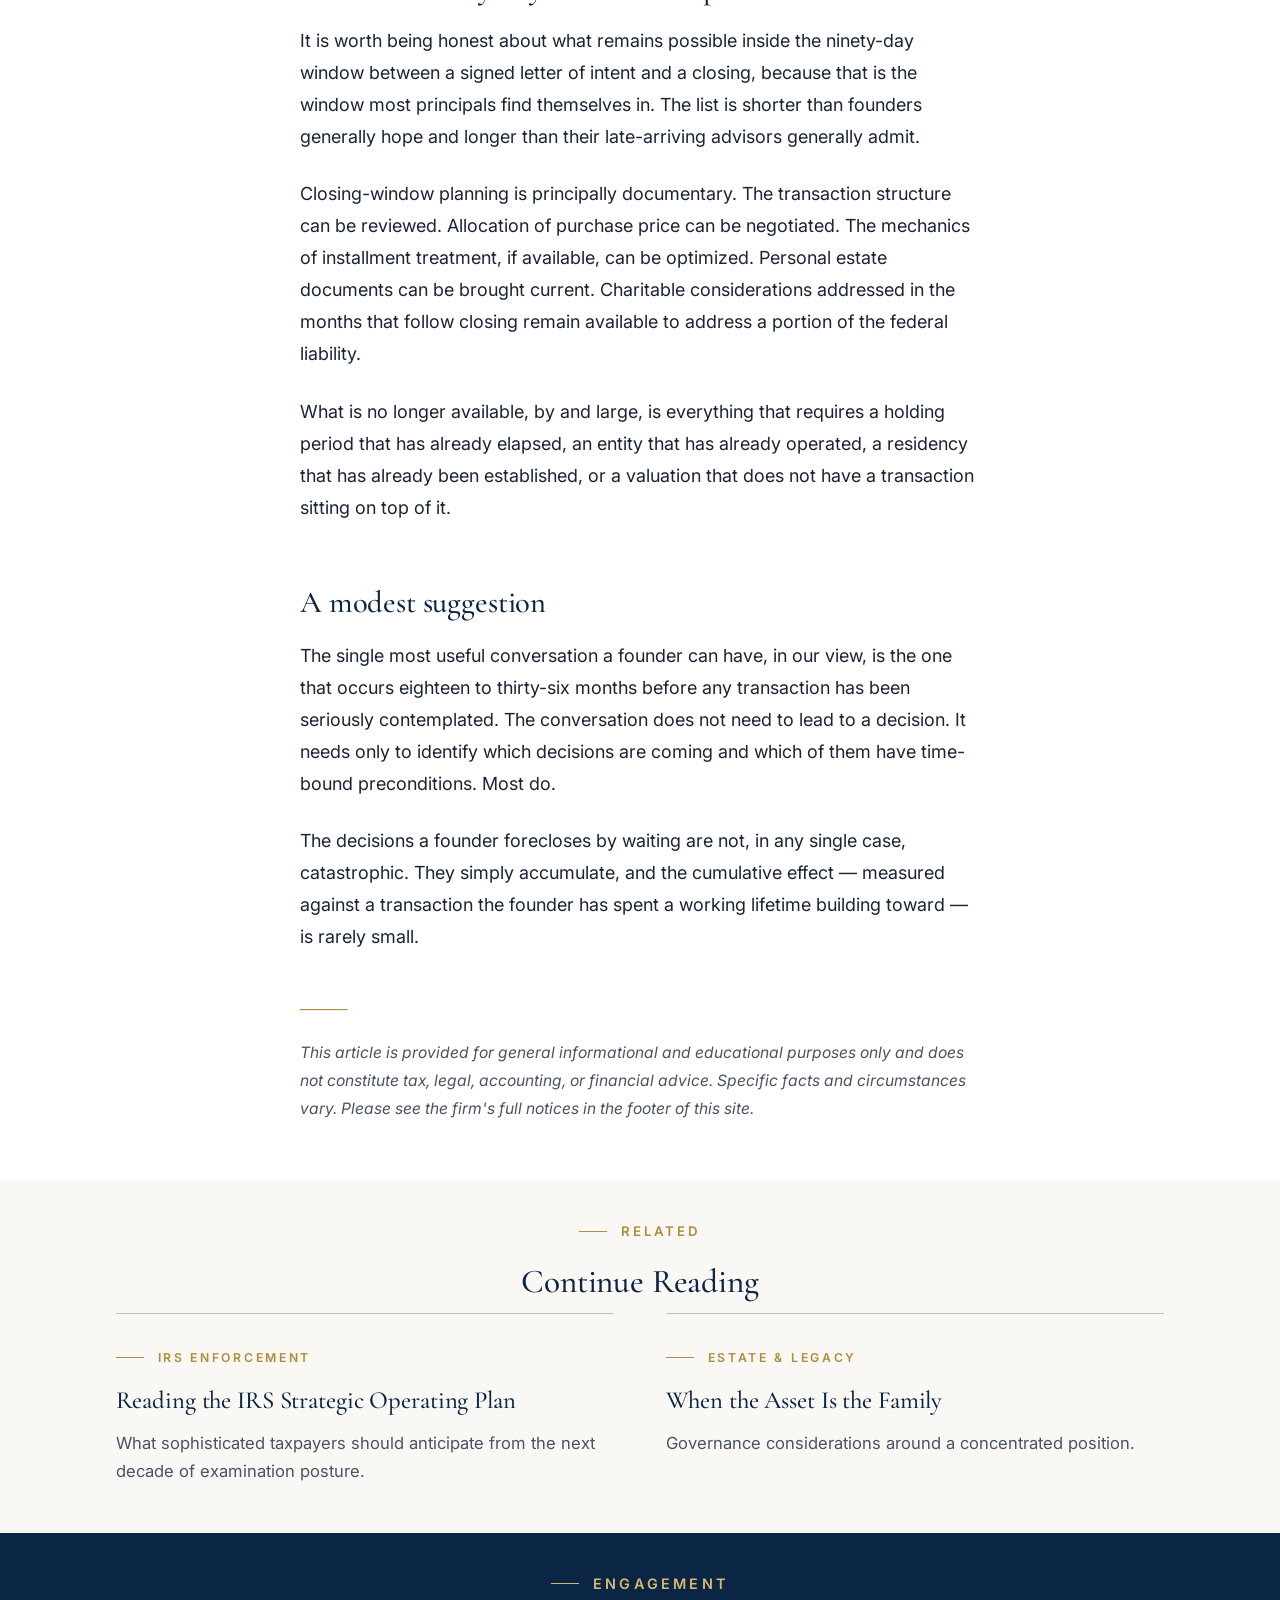
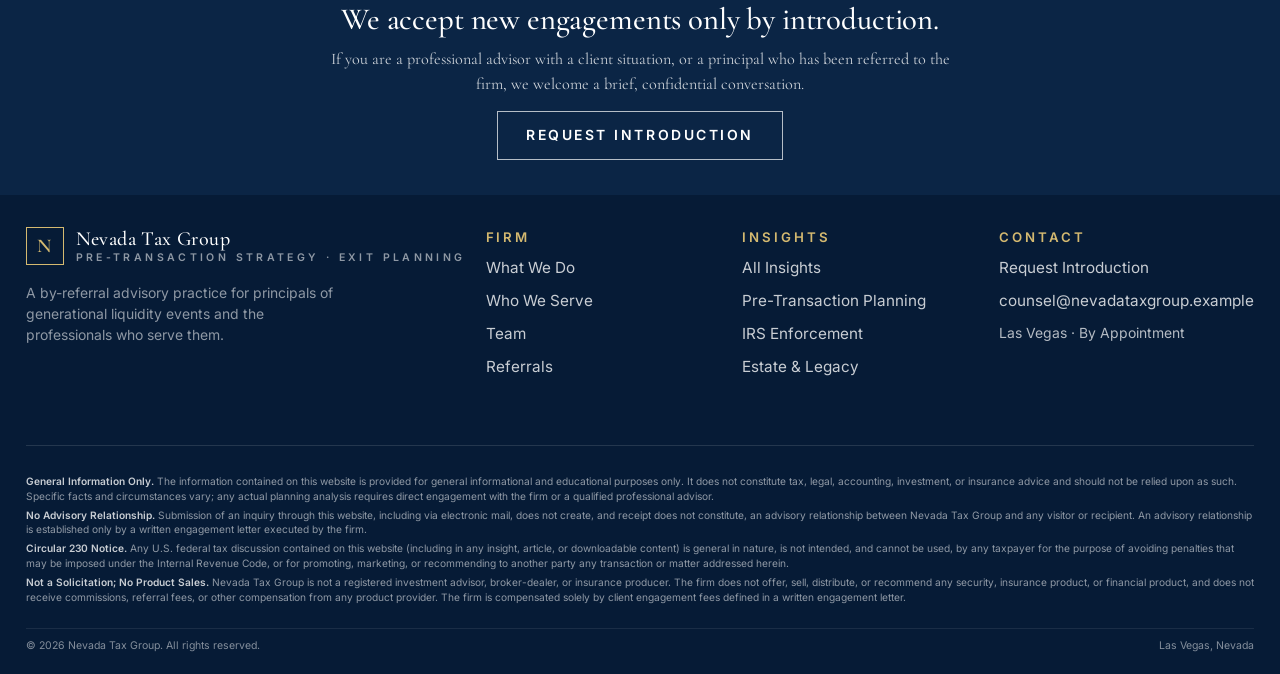
<file: insights-1.html>
<!DOCTYPE html>
<html lang="en">
<head>
  <meta charset="UTF-8" />
  <meta name="viewport" content="width=device-width, initial-scale=1.0" />
  <meta name="robots" content="noindex, nofollow" />
  <meta http-equiv="Cache-Control" content="no-cache, no-store, must-revalidate" />
  <meta http-equiv="Pragma" content="no-cache" />
  <meta http-equiv="Expires" content="0" />
  <title>Nevada Tax Group</title>
  <meta name="description" content="Pre-transaction planning cannot be compressed into the weeks following a letter of intent." />
  <link rel="preconnect" href="https://fonts.googleapis.com" />
  <link rel="preconnect" href="https://fonts.gstatic.com" crossorigin />
  <link href="https://fonts.googleapis.com/css2?family=Cormorant+Garamond:wght@400;500;600&family=Inter:wght@400;500;600&display=swap" rel="stylesheet" />
  <link rel="stylesheet" href="assets/css/styles.css?v=97" />
  <style>
    /* Drawer infrastructure — hidden by default on desktop */
    .mobile-menu-toggle, .mobile-drawer, .mobile-drawer-backdrop { display: none; }
      /* Compact engagement CTA + footer (all pages) */
      .section-navy { padding-top: clamp(36px, 4.5vw, 64px); padding-bottom: clamp(36px, 4.5vw, 64px); }
      .section-navy .eyebrow { margin-bottom: 14px; font-size: 0.85rem; }
      .section-navy h2 { font-size: clamp(1.5rem, 2.4vw, 2rem) !important; margin: 0 auto 18px !important; line-height: 1.2; max-width: 22ch; }
      .section-navy .lede { font-size: clamp(0.95rem, 1.25vw, 1.1rem); line-height: 1.55; margin: 0 auto 26px !important; max-width: 56ch; }
      .section-navy .btn { padding: 12px 28px; font-size: 0.82rem; letter-spacing: 0.18em; }
      .site-footer { padding-top: clamp(28px, 3.5vw, 44px); padding-bottom: clamp(18px, 2.5vw, 28px); }
      .site-footer .footer-grid { gap: 24px; margin-bottom: 24px; }
      .site-footer h5 { font-size: 0.78rem; margin-bottom: 8px; }
      .site-footer ul li, .site-footer .footer-brand p { font-size: 0.82rem; line-height: 1.5; }
      .site-footer .compliance { padding-top: 18px; }
      .site-footer .compliance p { font-size: 0.6rem; line-height: 1.5; margin-bottom: 6px; word-break: break-word; overflow-wrap: anywhere; }
      .site-footer .compliance-bottom { font-size: 0.62rem; padding-top: 10px; flex-wrap: wrap; gap: 6px; }
      /* Home: pull hero eyebrow up */
      body.home .hero-inner { padding-top: clamp(48px, 7vw, 96px) !important; padding-bottom: clamp(40px, 6vw, 80px); }
      /* Standardize page-head photo: navy overlay, gold eyebrow, white text */
      .page-head { position: relative; overflow: hidden; padding-top: clamp(40px, 5vw, 76px); padding-bottom: clamp(32px, 4vw, 60px); }
      .page-head-image { position: absolute; inset: 0; background-size: cover; background-position: center; }
      .page-head-image::after { content: ""; position: absolute; inset: 0; background: linear-gradient(180deg, rgba(15,28,55,.45), rgba(15,28,55,.45)); pointer-events: none; }
      .page-head .wrap { position: relative; z-index: 2; }
      .page-head .eyebrow { color: var(--gold) !important; }
      .page-head h1 { color: #fff !important; }
      .page-head .lede { color: rgba(255,255,255,.86) !important; }
      /* Insights articles: apply the same navy overlay to .feature-image */
      .feature-image { position: relative; }
      .feature-image::after { content: ""; position: absolute; inset: 0; background: linear-gradient(180deg, rgba(15,28,55,.45), rgba(15,28,55,.45)); pointer-events: none; }
      /* Tighter section + practice rows */
      .section { padding: clamp(28px, 4vw, 60px) 0; }
      .practice-row { padding: clamp(20px, 3vw, 40px) 0; gap: clamp(18px, 2.5vw, 36px); }
      .practice-row ul li:last-child { border-bottom: 0; }
      /* Home-only: 4-up audience grid */
      body.home .audience { grid-template-columns: repeat(4, 1fr); }
      body.home .audience > a { padding: 44px 28px; }
      body.home .audience h3 { font-size: 1.2rem; }
      body.home .audience p { font-size: 0.9rem; }
      @media (max-width: 1100px) { body.home .audience { grid-template-columns: repeat(2, 1fr); } body.home .audience > a { border-right: 0 !important; } body.home .audience > a:nth-child(odd) { border-right: 1px solid var(--rule) !important; } body.home .audience > a:nth-child(-n+2) { border-bottom: 1px solid var(--rule); } }
      @media (max-width: 700px) { body.home .audience { grid-template-columns: 1fr; } body.home .audience > a { border-right: 0 !important; border-bottom: 1px solid var(--rule); } }
      /* Team teaser clickable card */
      .team-grid a.attorney-link { text-decoration: none; color: inherit; display: block; transition: opacity .2s ease; }
      .team-grid a.attorney-link:hover { opacity: .85; }
      /* Narrow-width tightening */
      @media (max-width: 820px) { .site-footer .compliance p { font-size: 0.56rem; } }
      @media (max-width: 700px) {
        .site-footer .compliance-bottom { flex-direction: column; align-items: flex-start; }
        .site-footer .compliance p { font-size: 0.58rem; }
        .site-footer .compliance-bottom { font-size: 0.58rem; }
        .site-footer ul li, .site-footer .footer-brand p { font-size: 0.78rem; }
        .site-footer h5 { font-size: 0.74rem; }
        .section-navy h2 { font-size: 1.5rem !important; }
        .section-navy .lede { font-size: 0.98rem !important; }
        .section-navy .btn { padding: 11px 24px; font-size: 0.78rem; }
      }
      @media (max-width: 460px) {
        .site-footer .compliance p { font-size: 0.54rem; }
        .site-footer .compliance-bottom { font-size: 0.54rem; }
        .site-footer .footer-grid { gap: 18px !important; margin-bottom: 18px !important; }
        .section-navy h2 { font-size: 1.3rem !important; line-height: 1.2; }
      }
      /* Home hero shrunk to match page-head height */
      body.home .hero { min-height: 0 !important; height: auto !important; padding: 0 !important; position: relative; overflow: hidden; }
      body.home .hero-image { position: absolute !important; inset: 0; background-size: cover; background-position: center; }
      body.home .hero-image::after { content: ""; position: absolute; inset: 0; background: linear-gradient(180deg, rgba(15,28,55,.45), rgba(15,28,55,.45)); pointer-events: none; }
      body.home .hero-inner { position: relative; z-index: 2; padding-top: clamp(40px, 5vw, 76px) !important; padding-bottom: clamp(32px, 4vw, 60px) !important; }
    
    /* Lock hero + page-head to identical fixed heights */
    .page-head, body.home .hero { min-height: clamp(300px, 38vw, 480px) !important; max-height: clamp(300px, 38vw, 480px) !important; height: clamp(300px, 38vw, 480px) !important; display: flex; align-items: center; }
    body.home .hero-inner, .page-head .wrap { padding-top: 0 !important; padding-bottom: 0 !important; }
    /* Hide home hero button to match page-head content density */
    body.home .hero .btn { display: none !important; }
  
    /* Page-head text aligned to far left, matching home hero */
    .page-head .wrap { max-width: 80ch !important; margin-left: 0 !important; margin-right: auto !important; padding-left: clamp(12px, 2vw, 32px) !important; padding-right: clamp(12px, 2vw, 32px) !important; text-align: left !important; }
    .page-head .wrap > * { margin-left: 0 !important; max-width: 100% !important; }
  
    /* Match home hero text sizes on every page-head */
    .page-head h1 { font-size: clamp(1.85rem, 4.7vw, 2.55rem) !important; line-height: 1.08 !important; margin-bottom: 16px !important; }
    .page-head .lede { font-size: clamp(1rem, 1.7vw, 1.33rem) !important; line-height: 1.4 !important; }
    .page-head .eyebrow { font-size: 0.83rem !important; margin-bottom: 12px !important; }
  
    /* Unify page-head + home hero text colors (dark text on light overlay) */
    body.home .hero .eyebrow, .page-head .eyebrow { color: var(--gold) !important; }
    body.home .hero h1, .page-head h1 { color: #FFF !important; }
    body.home .hero .lede, .page-head .lede { color: rgba(255,255,255,.86) !important; font-weight: 500; }
  
    /* Match home hero substrate: navy bg + 0.35 photo opacity */
    .page-head { background: var(--navy) !important; }
    .page-head-image { opacity: 0.35 !important; }
    /* Footer: widen to ~1500px + compress vertical rhythm uniformly */
    .site-footer .wrap { max-width: 1500px !important; padding-left: clamp(20px, 2vw, 36px) !important; padding-right: clamp(20px, 2vw, 36px) !important; }
    .site-footer { padding-top: clamp(20px, 2.5vw, 32px) !important; padding-bottom: clamp(12px, 1.5vw, 20px) !important; }
    .site-footer .footer-grid { gap: 20px !important; margin-bottom: 16px !important; }
    .site-footer .compliance { padding-top: 12px !important; }
    .site-footer .compliance p { line-height: 1.45 !important; margin-bottom: 4px !important; }
    .site-footer .compliance-bottom { padding-top: 8px !important; }
    /* Engagement CTA: widen text + compress vertical uniformly */
    .section-navy { padding-top: clamp(22px, 2.8vw, 38px) !important; padding-bottom: clamp(22px, 2.8vw, 38px) !important; }
    .section-navy .wrap-narrow { max-width: 1000px !important; padding-left: clamp(20px, 2vw, 36px) !important; padding-right: clamp(20px, 2vw, 36px) !important; }
    .section-navy .eyebrow { margin-bottom: 6px !important; }
    .section-navy h2 { max-width: 56ch !important; margin: 0 auto 8px !important; }
    .section-navy .lede { max-width: 78ch !important; margin: 0 auto 14px !important; }
    /* Body content sections: widen wrap-narrow + compress vertical (excludes navy CTA) */
    .section:not(.section-navy) .wrap-narrow { max-width: 1100px !important; padding-left: clamp(20px, 2vw, 36px) !important; padding-right: clamp(20px, 2vw, 36px) !important; }
    .section:not(.section-navy) { padding-top: clamp(22px, 2.8vw, 38px) !important; padding-bottom: clamp(22px, 2.8vw, 38px) !important; }
    .section:not(.section-navy) .wrap-narrow p { margin-bottom: 12px !important; }
    .section:not(.section-navy) .wrap-narrow h2 { margin-bottom: 12px !important; }
    /* ========== MOBILE FIXES (≤768px) — desktop untouched ========== */
    @media (max-width: 768px) {
      /* MOBILE FIX: header nav — hide desktop links, condense brand to make room for CTA. Why crowded: 6 nav links + CTA + brand all on one row at 390px is impossible. */
      .site-header .nav { padding: 12px 16px !important; gap: 8px !important; }
      .site-header .nav { flex-wrap: wrap !important; }
      .site-header .nav-links { display: grid !important; grid-template-columns: repeat(3, 1fr) !important; order: 3 !important; width: 100% !important; gap: 4px !important; padding: 10px 8px 6px !important; border-top: 1px solid var(--rule) !important; margin-top: 8px !important; }
      .site-header .nav-links a { font-size: 0.7rem !important; padding: 10px 4px !important; min-height: 38px !important; text-align: center !important; }
      .site-header .nav-cta { padding: 10px 14px !important; font-size: 0.62rem !important; letter-spacing: 0.12em !important; min-height: 44px !important; display: inline-flex !important; align-items: center !important; }
      .site-header .brand-name small { display: none !important; }

      /* MOBILE FIX: hero + page-head — text was full-bleed left with no side padding, h1 too large. Why crowded: clamps designed for 1440px viewport. */
      .hero-inner, .page-head .wrap { padding: 24px 18px !important; max-width: 100% !important; }
      body.home .hero h1, body .page-head h1 { font-size: clamp(0.95rem, 3.6vw, 1.2rem) !important; max-width: 100% !important; line-height: 1.18 !important; margin-bottom: 8px !important; font-weight: 500 !important; }
      body.home .hero .lede, body .page-head .lede { font-size: 0.72rem !important; max-width: 100% !important; line-height: 1.4 !important; }
      body.home .hero .eyebrow, body .page-head .eyebrow { font-size: 0.62rem !important; margin-bottom: 6px !important; letter-spacing: 0.16em !important; }
      .page-head, body.home .hero { min-height: clamp(160px, 38vw, 240px) !important; max-height: none !important; height: auto !important; }

      /* MOBILE FIX: Engagement CTA — recently compressed to 22-38px padding which strangles the section on phone. */
      .section-navy { padding-top: clamp(36px, 8vw, 56px) !important; padding-bottom: clamp(36px, 8vw, 56px) !important; }
      .section-navy .wrap-narrow { padding-left: 20px !important; padding-right: 20px !important; max-width: 100% !important; }
      .section-navy h2 { font-size: clamp(1.4rem, 5.8vw, 1.7rem) !important; max-width: 100% !important; line-height: 1.18 !important; margin: 0 auto 16px !important; }
      .section-navy .lede { font-size: 0.95rem !important; max-width: 100% !important; line-height: 1.55 !important; margin: 0 auto 24px !important; }
      .section-navy .btn { padding: 14px 22px !important; font-size: 0.72rem !important; min-height: 44px !important; }

      /* MOBILE FIX: footer — was multi-column on a 390px screen; collapse to single column with comfortable gap. */
      .site-footer { padding-top: clamp(32px, 7vw, 48px) !important; padding-bottom: clamp(20px, 4vw, 28px) !important; }
      .site-footer .wrap { padding-left: 20px !important; padding-right: 20px !important; max-width: 100% !important; }
      .site-footer .footer-grid { grid-template-columns: 1fr !important; gap: 24px !important; margin-bottom: 22px !important; }
      .site-footer ul li, .site-footer .footer-brand p { font-size: 0.92rem !important; line-height: 1.55 !important; }
      .site-footer h5 { font-size: 0.85rem !important; margin-bottom: 10px !important; }
      .site-footer .compliance { padding-top: 18px !important; }
      .site-footer .compliance p { font-size: 0.7rem !important; line-height: 1.55 !important; margin-bottom: 10px !important; }
      .site-footer .compliance-bottom { flex-direction: column !important; gap: 4px !important; font-size: 0.7rem !important; padding-top: 12px !important; }

      /* MOBILE FIX: body content sections — recent web-wide tightening squeezed mobile paragraphs together. */
      .section:not(.section-navy) { padding-top: clamp(28px, 6vw, 44px) !important; padding-bottom: clamp(28px, 6vw, 44px) !important; }
      .section:not(.section-navy) .wrap-narrow { max-width: 100% !important; padding-left: 20px !important; padding-right: 20px !important; }
      .section:not(.section-navy) .wrap-narrow p { font-size: 0.95rem !important; line-height: 1.6 !important; margin-bottom: 14px !important; }
      .section:not(.section-navy) .wrap-narrow h2 { font-size: clamp(1.4rem, 5.5vw, 1.7rem) !important; margin-bottom: 14px !important; }

      /* MOBILE FIX: practice page rows — heading-hugs-row CSS made the rows feel cramped on phone. */
      .practice-row { margin-bottom: clamp(20px, 4vw, 32px) !important; padding-top: clamp(18px, 4vw, 26px) !important; padding-bottom: clamp(18px, 4vw, 26px) !important; }
      .practice-row h2 { font-size: clamp(1.3rem, 5vw, 1.55rem) !important; margin-top: 0 !important; margin-bottom: 12px !important; }
      .practice-row p { font-size: 0.95rem !important; line-height: 1.6 !important; margin-bottom: 12px !important; }
      .practice-row li { font-size: 0.92rem !important; margin-bottom: 4px !important; padding-top: 10px !important; padding-bottom: 10px !important; }
      .practice-row .num { font-size: clamp(1.8rem, 7vw, 2.4rem) !important; }
      .practice-row ul { margin-top: 8px !important; }

      /* MOBILE FIX: audience grid (Who We Serve) — already stacks but each card needed more padding. */
      .audience { grid-template-columns: 1fr !important; }
      .audience > a { padding: 28px 22px !important; border-right: 0 !important; border-bottom: 1px solid var(--rule) !important; }
      .audience h3 { font-size: 1.15rem !important; margin-bottom: 10px !important; }
      .audience p { font-size: 0.95rem !important; line-height: 1.55 !important; }

      /* MOBILE FIX: insights list rows — 3-column desktop grid is unreadable on phone. Stack vertically. */
      .insight-row { grid-template-columns: 1fr !important; gap: 8px !important; padding: 22px 0 !important; }
      .insight-row .meta { font-size: 0.78rem !important; }
      .insight-row h3 { font-size: 1.15rem !important; }
      .insight-row .read { margin-top: 8px !important; }

      /* MOBILE FIX: split-section (about) — already stacks below 820px, but tighten internal padding for phone. */
      .split-section .split-col { padding: 28px 22px !important; }

      /* MOBILE FIX: article body (insights-1/2/3) — long-form reading needs comfortable size on phone. */
      .article-body p { font-size: 1rem !important; line-height: 1.7 !important; margin-bottom: 16px !important; }
      .article-body h2 { font-size: 1.35rem !important; margin-top: 32px !important; margin-bottom: 14px !important; }

      /* MOBILE FIX: touch targets — buttons and inline-arrow links need 44px min height for accessibility. */
      .btn, .nav-cta, .link-arrow { min-height: 44px !important; display: inline-flex !important; align-items: center !important; }

      /* MOBILE FIX: team-grid — single card was filling whole screen on mobile */
      .team-grid { max-width: 320px !important; margin-left: auto !important; margin-right: auto !important; gap: 24px !important; }
      .team-grid .portrait { aspect-ratio: 1 / 1.15 !important; margin-bottom: 16px !important; }
      .team-grid .attorney h3 { font-size: 1.25rem !important; }
      .team-grid .attorney .role { font-size: 0.7rem !important; }
      .team-grid .attorney .bio { font-size: 0.9rem !important; }
      .team-grid .attorney .creds { font-size: 0.78rem !important; }
      
      /* MOBILE FIX: split-section (about) — internal padding tighter on phone */
      .split-section .split-grid { grid-template-columns: 1fr !important; grid-template-rows: auto auto auto !important; min-height: 0 !important; }
      .split-section .split-divider { height: 1px !important; min-height: 1px !important; width: 100% !important; }
      .split-section .split-col { padding: 24px 20px !important; }
      .split-section .split-col h2 { font-size: 1.2rem !important; margin-bottom: 10px !important; }
      .split-section .split-col p { font-size: 0.88rem !important; line-height: 1.55 !important; margin-bottom: 8px !important; }
      
      /* MOBILE FIX: practice-row — desktop has 2-col layout (number + content); stack vertically on mobile */
      .practice-row { display: block !important; }
      .practice-row > div:first-child { margin-bottom: 8px !important; }
      .practice-row .num { font-size: 1.4rem !important; opacity: 0.6 !important; }
      
      /* MOBILE FIX: insight-row — already stacks, but ensure title sizing is right */
      .insight-row .meta { font-size: 0.72rem !important; opacity: 0.7 !important; }
      .insight-row h3 a { font-size: 1.1rem !important; line-height: 1.25 !important; }
      .insight-row p { font-size: 0.9rem !important; line-height: 1.5 !important; }
      
      /* MOBILE FIX: insights articles (insights-1/2/3) — feature image + article body */
      .feature-image { height: clamp(180px, 45vw, 280px) !important; }
      .article-meta { font-size: 0.72rem !important; flex-wrap: wrap !important; gap: 6px !important; }
      .article-body p { font-size: 0.95rem !important; line-height: 1.65 !important; margin-bottom: 14px !important; }
      .article-body h2 { font-size: 1.2rem !important; margin-top: 26px !important; margin-bottom: 12px !important; }
      .article-body blockquote { font-size: 0.95rem !important; padding: 14px 18px !important; margin: 16px 0 !important; }
      .rule-gold { margin: 20px 0 !important; }
      
      /* MOBILE FIX: contact form on contact.html if any */
      input, textarea, select { font-size: 16px !important; }
      
      /* MOBILE FIX: section-cream "Continue Reading" cards on insight pages */
      .section-cream .grid-2 { grid-template-columns: 1fr !important; gap: 14px !important; }
      .section-cream .card { padding: 18px 18px !important; }
      .section-cream .card h3 a { font-size: 1.05rem !important; }
      .section-cream .card p { font-size: 0.88rem !important; }
      /* MOBILE DRAWER: hide existing nav, show hamburger + slide-in drawer */
      .site-header .nav { padding: 14px 18px !important; display: flex !important; align-items: center !important; gap: 12px !important; flex-wrap: nowrap !important; }
      .site-header .nav-links, .site-header .nav-cta { display: none !important; }
      .site-header .brand-name { font-size: 0.95rem !important; }
      .site-header .brand-name small { display: none !important; }
      .site-header .brand-mark { width: 28px !important; height: 28px !important; font-size: 0.85rem !important; }

      .mobile-menu-toggle { display: inline-flex !important; flex-direction: column !important; justify-content: center !important; align-items: center !important; gap: 5px !important; width: 36px !important; height: 36px !important; background: transparent !important; border: 0 !important; cursor: pointer !important; padding: 0 !important; z-index: 60 !important; position: relative !important; }
      .mobile-menu-toggle span { display: block !important; width: 22px !important; height: 1.5px !important; background: var(--navy) !important; transition: transform 0.25s ease, opacity 0.25s ease !important; }
      body.drawer-open .mobile-menu-toggle span:nth-child(1) { transform: translateY(6.5px) rotate(45deg) !important; }
      body.drawer-open .mobile-menu-toggle span:nth-child(2) { opacity: 0 !important; }
      body.drawer-open .mobile-menu-toggle span:nth-child(3) { transform: translateY(-6.5px) rotate(-45deg) !important; }

      .mobile-drawer { display: block !important; position: fixed !important; top: 0 !important; left: 0 !important; width: 85vw !important; max-width: 360px !important; height: 100vh !important; background: var(--navy) !important; color: #fff !important; z-index: 100 !important; transform: translateX(-100%) !important; transition: transform 0.3s ease !important; overflow-y: auto !important; padding: 28px 28px !important; box-sizing: border-box !important; }
      body.drawer-open .mobile-drawer { transform: translateX(0) !important; }
      body.drawer-open { overflow: hidden !important; }

      .mobile-drawer-eyebrow { font-family: 'Inter', sans-serif !important; color: var(--gold) !important; font-size: 0.7rem !important; font-weight: 600 !important; letter-spacing: 0.22em !important; margin-top: 8px !important; margin-bottom: 28px !important; }
      .mobile-drawer-nav { display: flex !important; flex-direction: column !important; gap: 0 !important; }
      .mobile-drawer-nav a { color: #fff !important; text-decoration: none !important; font-family: 'Cormorant Garamond', Georgia, serif !important; font-size: 1.4rem !important; font-weight: 500 !important; padding: 14px 0 !important; border-bottom: 1px solid rgba(255,255,255,0.08) !important; min-height: 44px !important; }
      .mobile-drawer-nav a.cta { color: var(--gold) !important; font-style: italic !important; font-size: 1rem !important; padding-top: 28px !important; border-bottom: 0 !important; font-family: 'Inter', sans-serif !important; font-style: normal !important; letter-spacing: 0.08em !important; text-transform: none !important; }
      .mobile-drawer-footer { margin-top: 36px !important; padding-top: 24px !important; border-top: 1px solid rgba(255,255,255,0.08) !important; color: rgba(255,255,255,0.5) !important; font-size: 0.7rem !important; letter-spacing: 0.16em !important; text-transform: uppercase !important; font-family: 'Inter', sans-serif !important; }

      .mobile-drawer-backdrop { display: block !important; position: fixed !important; top: 0 !important; left: 0 !important; width: 100vw !important; height: 100vh !important; background: rgba(11,28,55,0.55) !important; z-index: 99 !important; opacity: 0 !important; pointer-events: none !important; transition: opacity 0.25s ease !important; }
      body.drawer-open .mobile-drawer-backdrop { opacity: 1 !important; pointer-events: auto !important; }
      /* DRAWER CTA: bigger touch target + prominent gold button */
      .mobile-drawer-nav a.cta { display: inline-block !important; background: var(--gold) !important; color: var(--navy) !important; padding: 14px 22px !important; font-size: 0.85rem !important; font-weight: 600 !important; letter-spacing: 0.14em !important; text-transform: uppercase !important; border-radius: 2px !important; text-align: center !important; margin-top: 28px !important; align-self: stretch !important; min-height: 48px !important; }
      /* INTERIOR MOBILE: tall page-head + hidden lede + larger h1 (matching home treatment) */
      body .page-head { min-height: 78vh !important; max-height: none !important; }
      body .page-head .wrap { padding: 24vh 22px 32px !important; display: flex !important; flex-direction: column !important; justify-content: flex-start !important; }
      body .page-head h1 { font-size: clamp(1.7rem, 7.5vw, 2.4rem) !important; line-height: 1.1 !important; max-width: 100% !important; margin-bottom: 16px !important; }
      body .page-head .lede { display: none !important; }
      body .page-head .eyebrow { font-size: 0.7rem !important; margin-bottom: 14px !important; letter-spacing: 0.2em !important; }
    
    
    
    }
    /* ========== END MOBILE FIXES ========== */
    /* DESKTOP: sticky header + nav-cta clickable hover */
    @media (min-width: 769px) {
      .site-header { position: sticky !important; top: 0 !important; z-index: 50 !important; background: var(--cream) !important; transition: box-shadow 0.25s ease !important; }
      .site-header.scrolled { box-shadow: 0 2px 16px rgba(11,28,55,0.08) !important; }
      .nav-cta { transition: background 0.2s ease, color 0.2s ease, border-color 0.2s ease !important; }
      .nav-cta:hover { background: var(--gold) !important; color: var(--navy) !important; border-color: var(--gold) !important; }
    }
  </style>
</head>
<body>

  <header class="site-header">
    <div class="nav">
      <button class="mobile-menu-toggle" aria-label="Open menu" onclick="document.body.classList.toggle('drawer-open')"><span></span><span></span><span></span></button>
      <a class="brand" href="index.html">
        <span class="brand-mark">N</span>
        <span class="brand-name">Nevada Tax Group<small>Pre-Transaction Strategy · Exit Planning</small></span>
      </a>
      <nav class="nav-links">
        <a href="index.html">Home</a>
        <a href="practice.html">What We Do</a>
        <a href="about.html">Who We Serve</a>
        <a href="insights.html" class="active">Insights</a>
        <a href="team.html">Team</a>
        <a href="referrals.html">Referrals</a>
      </nav>
      <a href="contact.html" class="nav-cta">Request Introduction</a>
    </div>
  </header>

  <aside class="mobile-drawer" aria-label="Mobile navigation">
    <div class="mobile-drawer-eyebrow">— MENU</div>
    <nav class="mobile-drawer-nav">
      <a href="index.html" onclick="document.body.classList.remove('drawer-open')">Home</a>
      <a href="practice.html" onclick="document.body.classList.remove('drawer-open')">What We Do</a>
      <a href="about.html" onclick="document.body.classList.remove('drawer-open')">Who We Serve</a>
      <a href="insights.html" onclick="document.body.classList.remove('drawer-open')">Insights</a>
      <a href="team.html" onclick="document.body.classList.remove('drawer-open')">Team</a>
      <a href="referrals.html" onclick="document.body.classList.remove('drawer-open')">Referrals</a>
      <a href="contact.html" class="cta" onclick="document.body.classList.remove('drawer-open')">Request Introduction &rarr;</a>
    </nav>
    <div class="mobile-drawer-footer">Las Vegas &middot; By Appointment</div>
  </aside>
  <div class="mobile-drawer-backdrop" onclick="document.body.classList.remove('drawer-open')" aria-hidden="true"></div>

  <div class="feature-image" style="background-image:url('https://images.unsplash.com/photo-1495364141860-b0d03eccd065?ixlib=rb-4.0.3&auto=format&fit=crop&w=2400&q=80'); margin-bottom: 0;"></div>

  <article class="section">
    <div class="wrap-narrow">
      <div class="article-meta">
        <span class="topic">Pre-Transaction Planning</span>
        <span class="sep">·</span>
        <span>April 2026</span>
        <span class="sep">·</span>
        <span>9 min read</span>
      </div>
      <h1>The Twelve-Month Window: Why Pre-Transaction Planning Cannot Be Compressed</h1>
      <p class="lede">The most consequential decisions surrounding a sale are made in the year before signing — and most are foreclosed by the time a letter of intent arrives.</p>
      <hr class="rule-gold" />
    </div>

    <div class="article-body">
      <p>The pattern is familiar enough to be predictable. A founder spends fifteen years building an enterprise. A banker is engaged. Conversations with prospective acquirers begin in earnest. A letter of intent arrives, sometimes on a Friday. And in the weeks that follow, the founder's advisors are asked, in essence, to undo a decade of accumulated entity decisions in time for a closing now scheduled ninety days out.</p>

      <p>It is rarely possible. Many of the most useful planning techniques available to a private business owner — basis adjustments, entity reorganizations, intra-family transfers, charitable structuring, residency planning, qualified small business stock analysis — share a common feature. They require time. Not weeks of time. Months, and frequently years.</p>

      <h2>Why the timeline is structural, not preferential</h2>

      <p>The constraints on pre-transaction planning are largely written into the Internal Revenue Code and into the case law that surrounds it. Several recur often enough to be worth naming.</p>

      <p><strong>Step transaction doctrine.</strong> When a series of transactions occurs in close proximity to a sale, courts and the Service have a long-standing willingness to collapse those steps into a single transaction for tax purposes. Distance in time is one of the principal factors that distinguishes a planning step from a transaction step. The longer a planning step stands on its own — operating, paying its own bills, generating its own returns — the more likely it is to be respected on its own terms.</p>

      <p><strong>Substance over form.</strong> The Service's willingness to look past the structural form of a transaction to its underlying economic substance increases dramatically when a transaction is undertaken in obvious anticipation of a specific sale. Planning steps that have a meaningful operating life, that survive without reference to the eventual transaction, and that the family would have undertaken even if the transaction did not occur, are far more durable.</p>

      <p><strong>Holding periods.</strong> Several of the most important provisions available to founders — including the qualified small business stock provisions, the long-term capital gain rate, certain installment sale treatments, and a number of estate-related elections — turn on holding periods measured in years. A holding period clock cannot be retroactively started.</p>

      <p><strong>Valuation.</strong> Intra-family transfers, charitable transfers, and entity restructurings all rely on defensible valuation. The valuation of a private interest is meaningfully easier to defend before the company is in the market than during a live sale process, when the market is, in the most literal sense, telling the appraiser the answer.</p>

      <h2>What the twelve-month window enables that the ninety-day window does not</h2>

      <p>A twelve-month window is not a magic number. It is, in our experience, the practical horizon within which most of the techniques worth considering can be evaluated, decided upon, structured, documented, and given enough operating life to stand on their own.</p>

      <p>Within that window, a number of conversations become possible. The principal can address residency in a way the audit posture is likely to respect. Trusts can be funded in a way the valuation is likely to survive. Entity structures can be rationalized and given a year of independent operating history. Charitable considerations can be addressed without the appearance of having been timed to a closing. The family's broader balance sheet can be addressed in coordination with, rather than after, the transaction.</p>

      <p>None of these conversations require a transaction in hand. They require only that one is plausible.</p>

      <blockquote>The least valuable hour of pre-transaction planning is the one that arrives the week after the letter of intent.</blockquote>

      <h2>What the ninety-day window still permits</h2>

      <p>It is worth being honest about what remains possible inside the ninety-day window between a signed letter of intent and a closing, because that is the window most principals find themselves in. The list is shorter than founders generally hope and longer than their late-arriving advisors generally admit.</p>

      <p>Closing-window planning is principally documentary. The transaction structure can be reviewed. Allocation of purchase price can be negotiated. The mechanics of installment treatment, if available, can be optimized. Personal estate documents can be brought current. Charitable considerations addressed in the months that follow closing remain available to address a portion of the federal liability.</p>

      <p>What is no longer available, by and large, is everything that requires a holding period that has already elapsed, an entity that has already operated, a residency that has already been established, or a valuation that does not have a transaction sitting on top of it.</p>

      <h2>A modest suggestion</h2>

      <p>The single most useful conversation a founder can have, in our view, is the one that occurs eighteen to thirty-six months before any transaction has been seriously contemplated. The conversation does not need to lead to a decision. It needs only to identify which decisions are coming and which of them have time-bound preconditions. Most do.</p>

      <p>The decisions a founder forecloses by waiting are not, in any single case, catastrophic. They simply accumulate, and the cumulative effect — measured against a transaction the founder has spent a working lifetime building toward — is rarely small.</p>

      <hr class="rule-gold" style="margin-top: 56px;" />

      <p style="font-size: 0.92rem; color: var(--ink-light); margin-top: 24px;"><em>This article is provided for general informational and educational purposes only and does not constitute tax, legal, accounting, or financial advice. Specific facts and circumstances vary. Please see the firm's full notices in the footer of this site.</em></p>
    </div>
  </article>

  <section class="section section-cream">
    <div class="wrap-narrow center">
      <span class="eyebrow">Related</span>
      <h2 style="max-width: 24ch; margin: 0 auto 36px;">Continue Reading</h2>
      <div class="grid grid-2" style="text-align: left;">
        <article class="card">
          <span class="eyebrow">IRS Enforcement</span>
          <h3><a href="insights-2.html">Reading the IRS Strategic Operating Plan</a></h3>
          <p>What sophisticated taxpayers should anticipate from the next decade of examination posture.</p>
        </article>
        <article class="card">
          <span class="eyebrow">Estate &amp; Legacy</span>
          <h3><a href="insights-3.html">When the Asset Is the Family</a></h3>
          <p>Governance considerations around a concentrated position.</p>
        </article>
      </div>
    </div>
  </section>

  <section class="section section-navy">
    <div class="wrap-narrow center">
      <span class="eyebrow">Engagement</span>
      <h2 style="color:#FFF;">We accept new engagements only by introduction.</h2>
      <p class="lede" style="">If you are a professional advisor with a client situation, or a principal who has been referred to the firm, we welcome a brief, confidential conversation.</p>
      <a href="contact.html" class="btn btn-ghost-light">Request Introduction</a>
    </div>
  </section>

  <footer class="site-footer">
    <div class="wrap">
      <div class="footer-grid">
        <div class="footer-brand">
          <a class="brand" href="index.html" style="text-decoration:none;">
            <span class="brand-mark">N</span>
            <span class="brand-name">Nevada Tax Group<small>Pre-Transaction Strategy · Exit Planning</small></span>
          </a>
          <p>A by-referral advisory practice for principals of generational liquidity events and the professionals who serve them.</p>
        </div>
        <div>
          <h5>Firm</h5>
          <ul>
            <li><a href="practice.html">What We Do</a></li>
            <li><a href="about.html">Who We Serve</a></li>
            <li><a href="team.html">Team</a></li>
            <li><a href="referrals.html">Referrals</a></li>
          </ul>
        </div>
        <div>
          <h5>Insights</h5>
          <ul>
            <li><a href="insights.html">All Insights</a></li>
            <li><a href="insights-1.html">Pre-Transaction Planning</a></li>
            <li><a href="insights-2.html">IRS Enforcement</a></li>
            <li><a href="insights-3.html">Estate &amp; Legacy</a></li>
          </ul>
        </div>
        <div>
          <h5>Contact</h5>
          <ul>
            <li><a href="contact.html">Request Introduction</a></li>
            <li><a href="mailto:counsel@nevadataxgroup.example">counsel@nevadataxgroup.example</a></li>
            <li>Las Vegas · By Appointment</li>
          </ul>
        </div>
      </div>

      <div class="compliance">
        <p><strong>General Information Only.</strong> The information contained on this website is provided for general informational and educational purposes only. It does not constitute tax, legal, accounting, investment, or insurance advice and should not be relied upon as such. Specific facts and circumstances vary; any actual planning analysis requires direct engagement with the firm or a qualified professional advisor.</p>
        <p><strong>No Advisory Relationship.</strong> Submission of an inquiry through this website, including via electronic mail, does not create, and receipt does not constitute, an advisory relationship between Nevada Tax Group and any visitor or recipient. An advisory relationship is established only by a written engagement letter executed by the firm.</p>
        <p><strong>Circular 230 Notice.</strong> Any U.S. federal tax discussion contained on this website (including in any insight, article, or downloadable content) is general in nature, is not intended, and cannot be used, by any taxpayer for the purpose of avoiding penalties that may be imposed under the Internal Revenue Code, or for promoting, marketing, or recommending to another party any transaction or matter addressed herein.</p>
        <p><strong>Not a Solicitation; No Product Sales.</strong> Nevada Tax Group is not a registered investment advisor, broker-dealer, or insurance producer. The firm does not offer, sell, distribute, or recommend any security, insurance product, or financial product, and does not receive commissions, referral fees, or other compensation from any product provider. The firm is compensated solely by client engagement fees defined in a written engagement letter.</p>
        <div class="compliance-bottom">
          <span>© 2026 Nevada Tax Group. All rights reserved.</span>
          <span>Las Vegas, Nevada</span>
        </div>
      </div>
    </div>
  </footer>

<script>document.addEventListener('keydown',function(e){if(e.key==='Escape')document.body.classList.remove('drawer-open')});</script>
<script>window.addEventListener('scroll',function(){var h=document.querySelector('.site-header');if(h)h.classList.toggle('scrolled',window.scrollY>80)});</script>
</body>
</html>
</file>
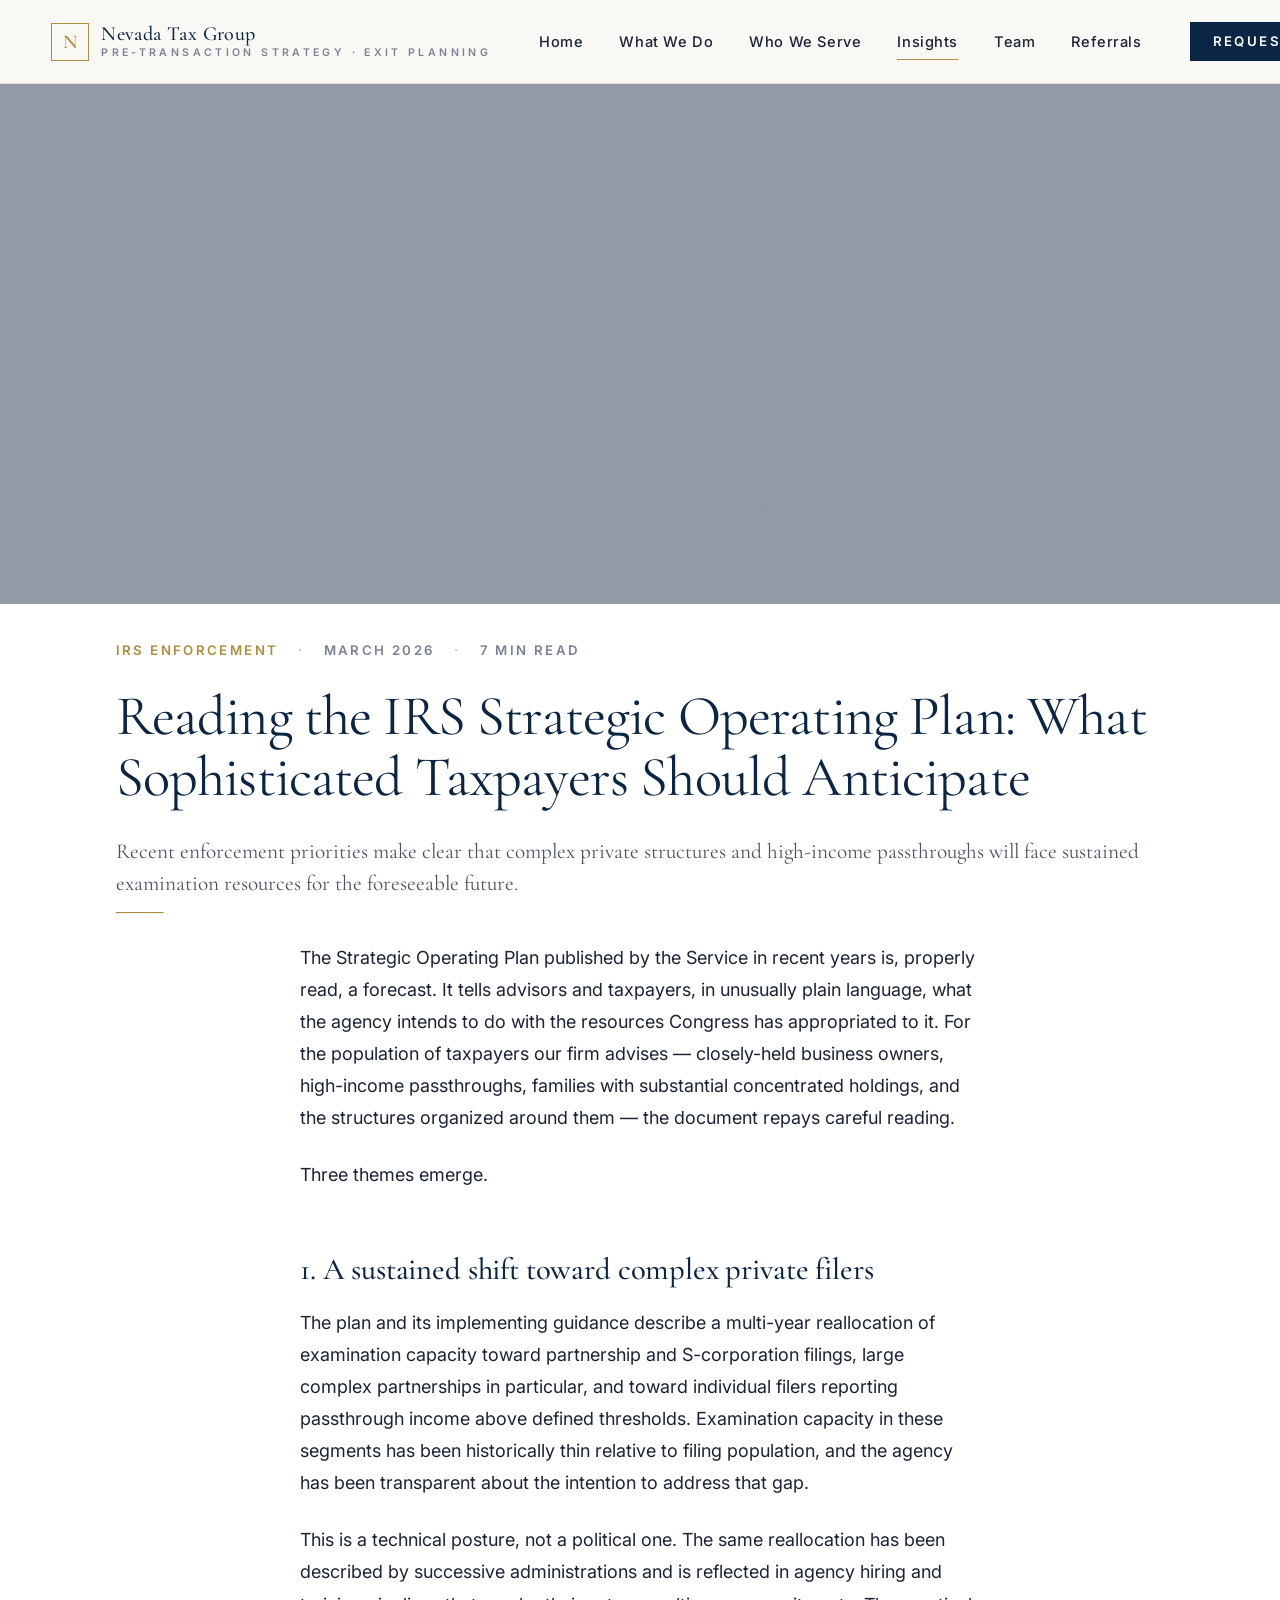
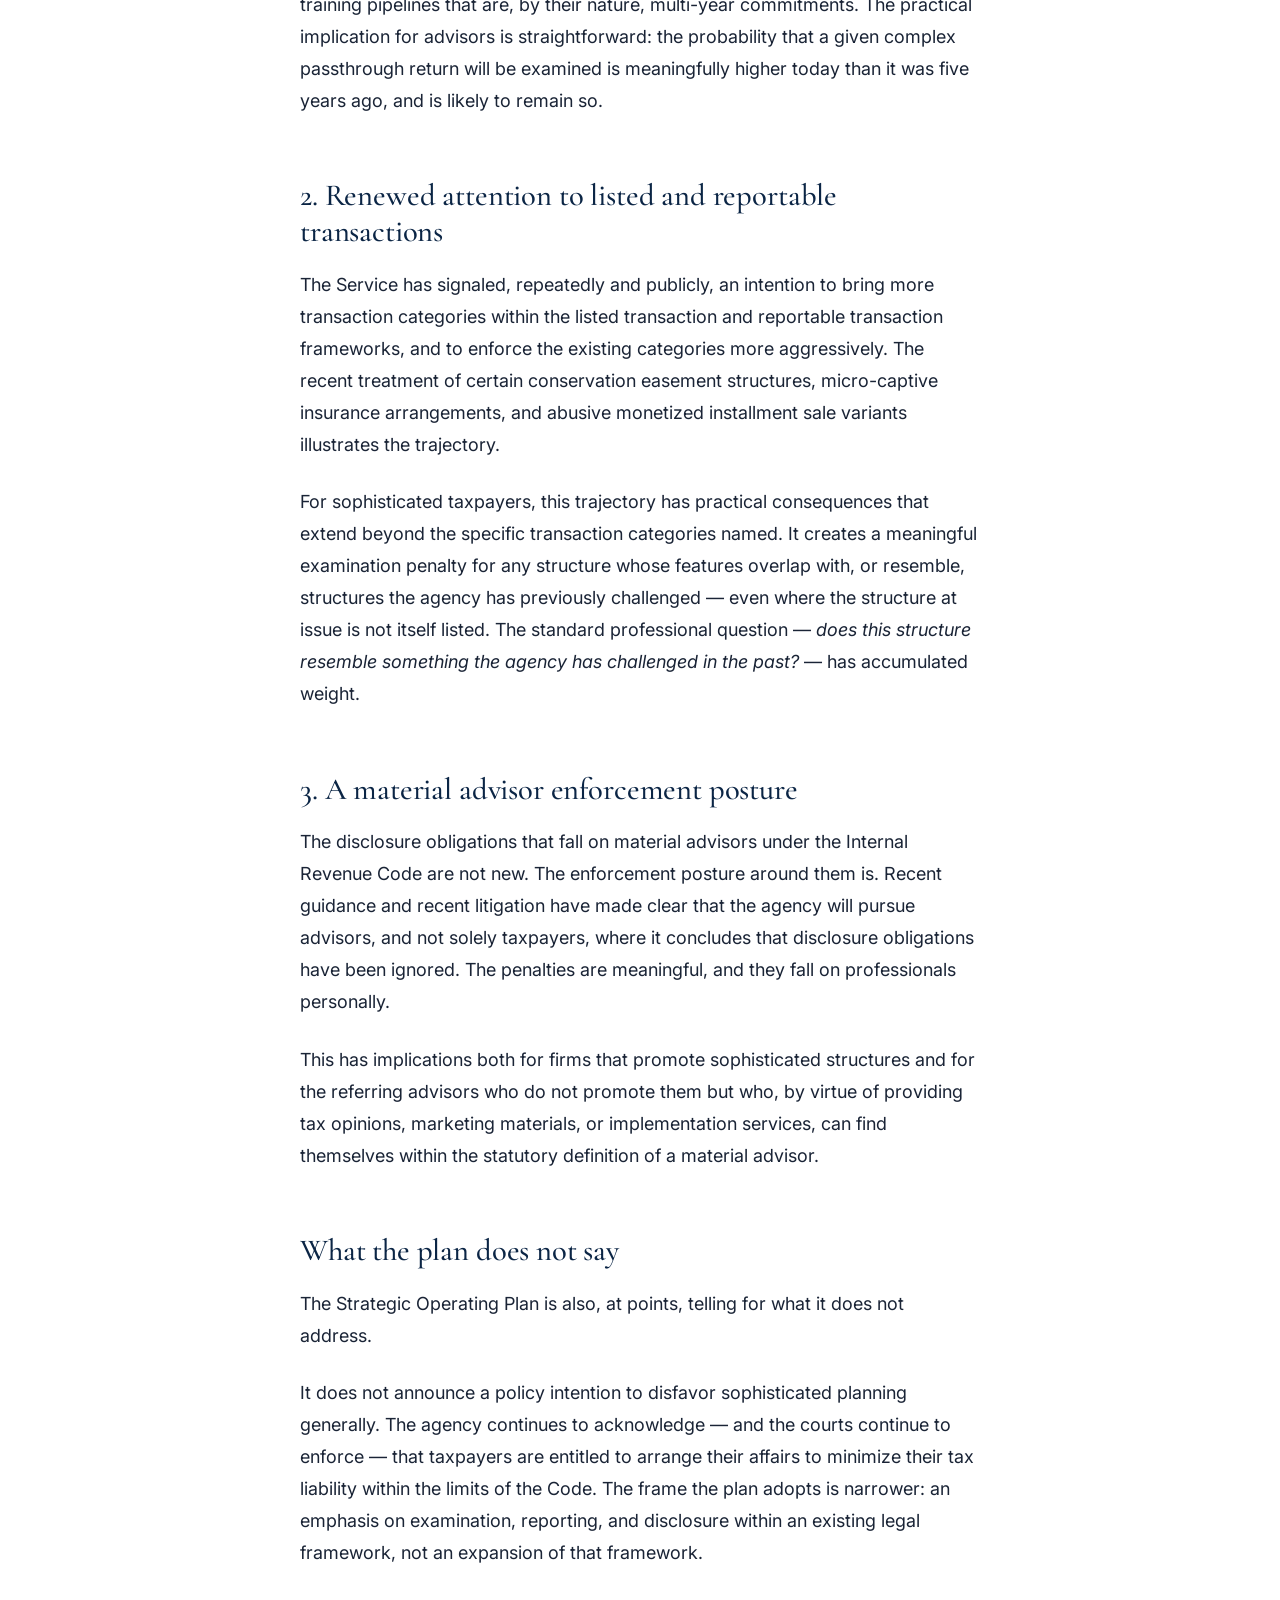
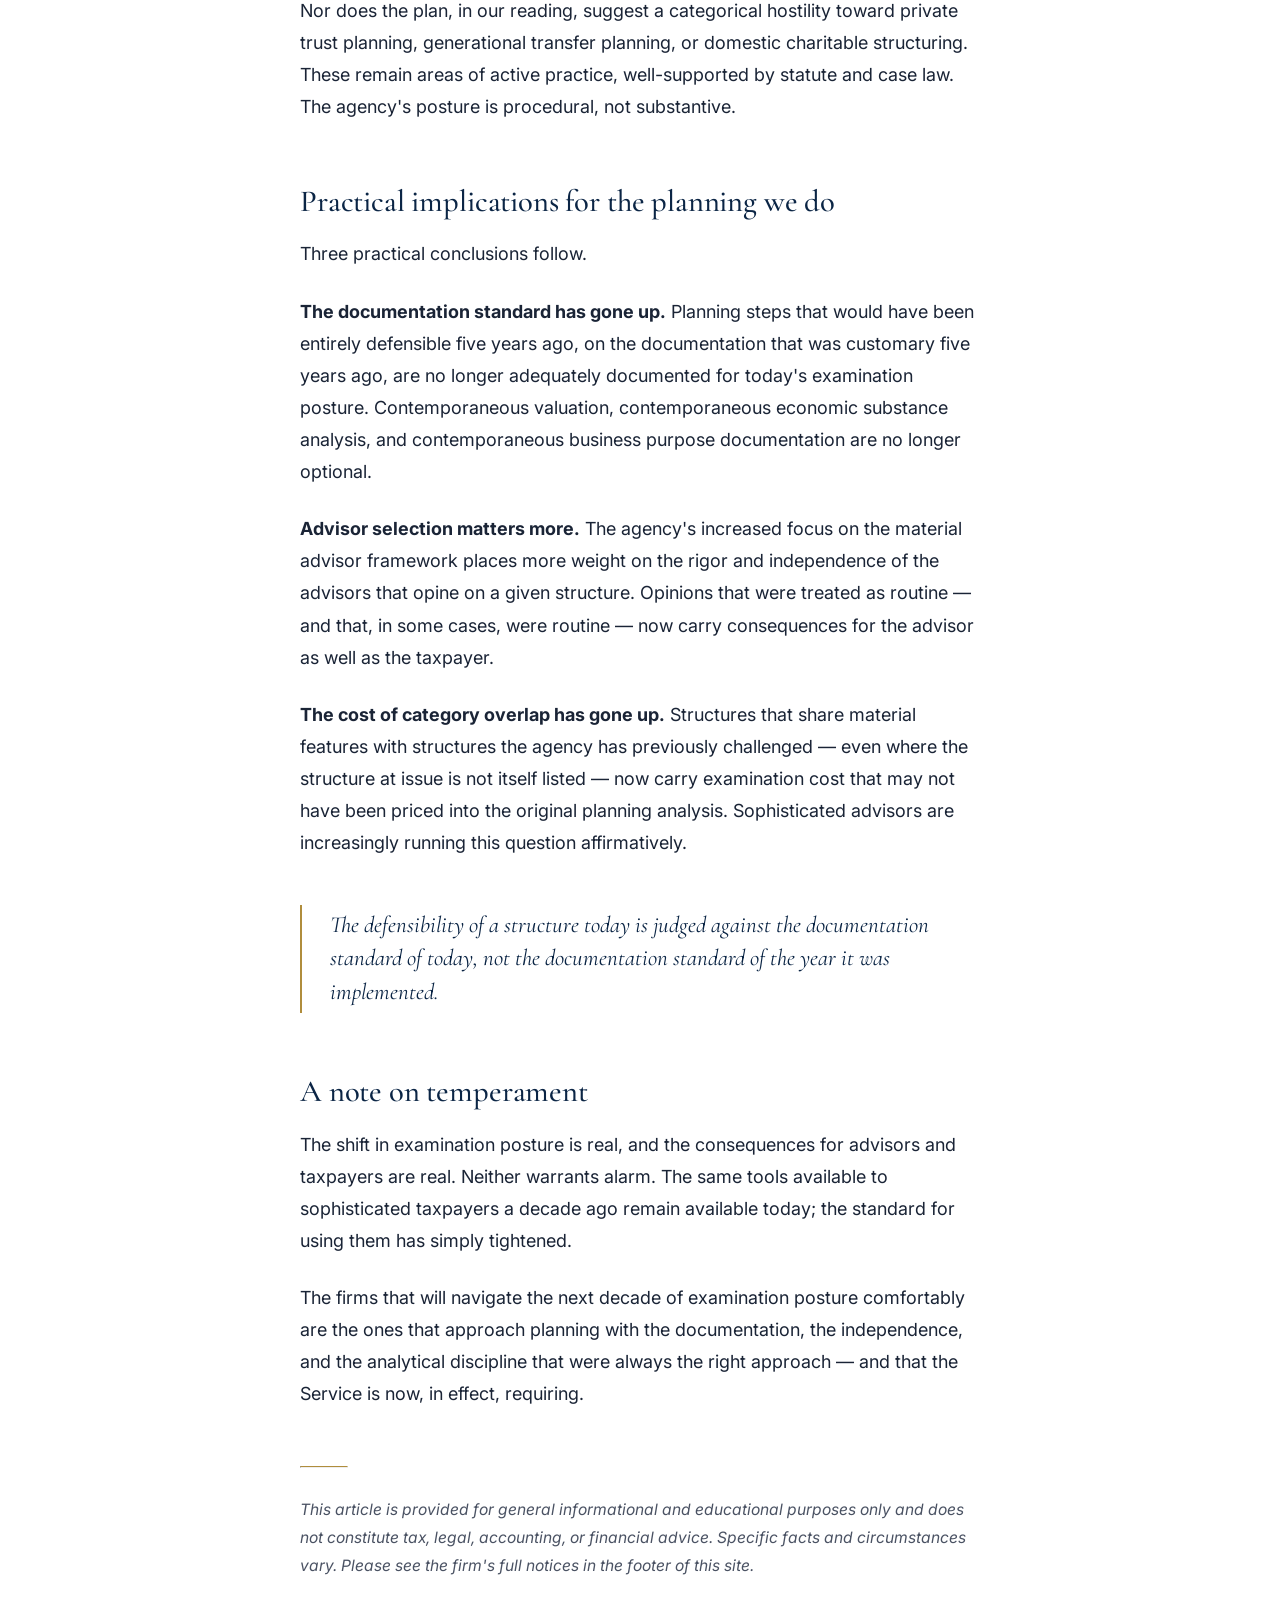
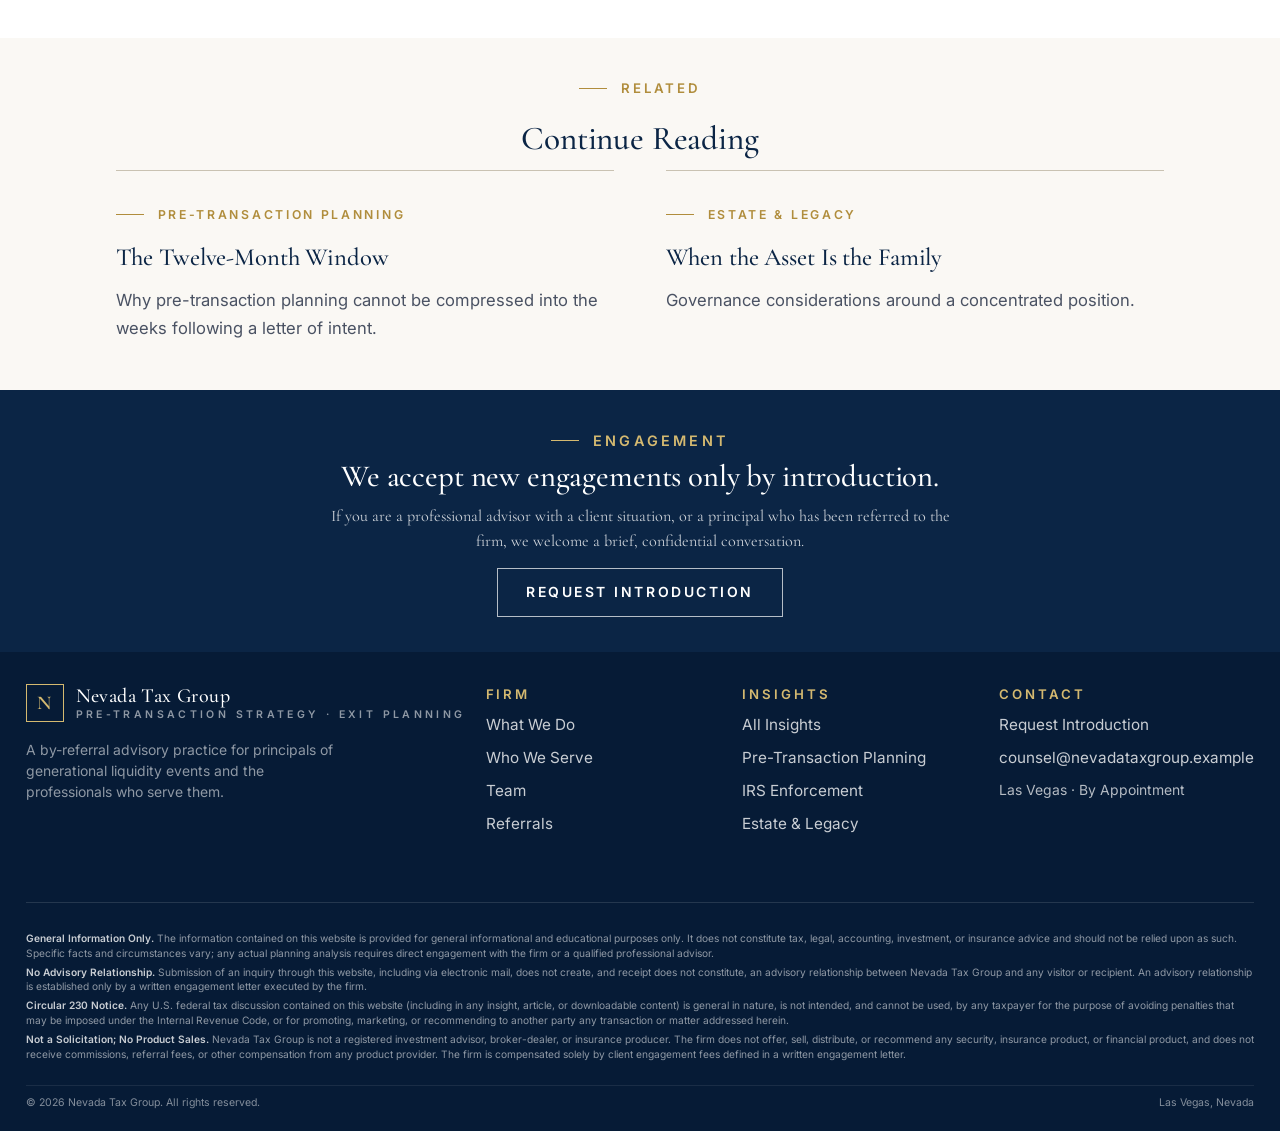
<file: insights-2.html>
<!DOCTYPE html>
<html lang="en">
<head>
  <meta charset="UTF-8" />
  <meta name="viewport" content="width=device-width, initial-scale=1.0" />
  <meta name="robots" content="noindex, nofollow" />
  <meta http-equiv="Cache-Control" content="no-cache, no-store, must-revalidate" />
  <meta http-equiv="Pragma" content="no-cache" />
  <meta http-equiv="Expires" content="0" />
  <title>Nevada Tax Group</title>
  <meta name="description" content="What sophisticated taxpayers should anticipate from the next decade of examination posture." />
  <link rel="preconnect" href="https://fonts.googleapis.com" />
  <link rel="preconnect" href="https://fonts.gstatic.com" crossorigin />
  <link href="https://fonts.googleapis.com/css2?family=Cormorant+Garamond:wght@400;500;600&family=Inter:wght@400;500;600&display=swap" rel="stylesheet" />
  <link rel="stylesheet" href="assets/css/styles.css?v=97" />
  <style>
    /* Drawer infrastructure — hidden by default on desktop */
    .mobile-menu-toggle, .mobile-drawer, .mobile-drawer-backdrop { display: none; }
      /* Compact engagement CTA + footer (all pages) */
      .section-navy { padding-top: clamp(36px, 4.5vw, 64px); padding-bottom: clamp(36px, 4.5vw, 64px); }
      .section-navy .eyebrow { margin-bottom: 14px; font-size: 0.85rem; }
      .section-navy h2 { font-size: clamp(1.5rem, 2.4vw, 2rem) !important; margin: 0 auto 18px !important; line-height: 1.2; max-width: 22ch; }
      .section-navy .lede { font-size: clamp(0.95rem, 1.25vw, 1.1rem); line-height: 1.55; margin: 0 auto 26px !important; max-width: 56ch; }
      .section-navy .btn { padding: 12px 28px; font-size: 0.82rem; letter-spacing: 0.18em; }
      .site-footer { padding-top: clamp(28px, 3.5vw, 44px); padding-bottom: clamp(18px, 2.5vw, 28px); }
      .site-footer .footer-grid { gap: 24px; margin-bottom: 24px; }
      .site-footer h5 { font-size: 0.78rem; margin-bottom: 8px; }
      .site-footer ul li, .site-footer .footer-brand p { font-size: 0.82rem; line-height: 1.5; }
      .site-footer .compliance { padding-top: 18px; }
      .site-footer .compliance p { font-size: 0.6rem; line-height: 1.5; margin-bottom: 6px; word-break: break-word; overflow-wrap: anywhere; }
      .site-footer .compliance-bottom { font-size: 0.62rem; padding-top: 10px; flex-wrap: wrap; gap: 6px; }
      /* Home: pull hero eyebrow up */
      body.home .hero-inner { padding-top: clamp(48px, 7vw, 96px) !important; padding-bottom: clamp(40px, 6vw, 80px); }
      /* Standardize page-head photo: navy overlay, gold eyebrow, white text */
      .page-head { position: relative; overflow: hidden; padding-top: clamp(40px, 5vw, 76px); padding-bottom: clamp(32px, 4vw, 60px); }
      .page-head-image { position: absolute; inset: 0; background-size: cover; background-position: center; }
      .page-head-image::after { content: ""; position: absolute; inset: 0; background: linear-gradient(180deg, rgba(15,28,55,.45), rgba(15,28,55,.45)); pointer-events: none; }
      .page-head .wrap { position: relative; z-index: 2; }
      .page-head .eyebrow { color: var(--gold) !important; }
      .page-head h1 { color: #fff !important; }
      .page-head .lede { color: rgba(255,255,255,.86) !important; }
      /* Insights articles: apply the same navy overlay to .feature-image */
      .feature-image { position: relative; }
      .feature-image::after { content: ""; position: absolute; inset: 0; background: linear-gradient(180deg, rgba(15,28,55,.45), rgba(15,28,55,.45)); pointer-events: none; }
      /* Tighter section + practice rows */
      .section { padding: clamp(28px, 4vw, 60px) 0; }
      .practice-row { padding: clamp(20px, 3vw, 40px) 0; gap: clamp(18px, 2.5vw, 36px); }
      .practice-row ul li:last-child { border-bottom: 0; }
      /* Home-only: 4-up audience grid */
      body.home .audience { grid-template-columns: repeat(4, 1fr); }
      body.home .audience > a { padding: 44px 28px; }
      body.home .audience h3 { font-size: 1.2rem; }
      body.home .audience p { font-size: 0.9rem; }
      @media (max-width: 1100px) { body.home .audience { grid-template-columns: repeat(2, 1fr); } body.home .audience > a { border-right: 0 !important; } body.home .audience > a:nth-child(odd) { border-right: 1px solid var(--rule) !important; } body.home .audience > a:nth-child(-n+2) { border-bottom: 1px solid var(--rule); } }
      @media (max-width: 700px) { body.home .audience { grid-template-columns: 1fr; } body.home .audience > a { border-right: 0 !important; border-bottom: 1px solid var(--rule); } }
      /* Team teaser clickable card */
      .team-grid a.attorney-link { text-decoration: none; color: inherit; display: block; transition: opacity .2s ease; }
      .team-grid a.attorney-link:hover { opacity: .85; }
      /* Narrow-width tightening */
      @media (max-width: 820px) { .site-footer .compliance p { font-size: 0.56rem; } }
      @media (max-width: 700px) {
        .site-footer .compliance-bottom { flex-direction: column; align-items: flex-start; }
        .site-footer .compliance p { font-size: 0.58rem; }
        .site-footer .compliance-bottom { font-size: 0.58rem; }
        .site-footer ul li, .site-footer .footer-brand p { font-size: 0.78rem; }
        .site-footer h5 { font-size: 0.74rem; }
        .section-navy h2 { font-size: 1.5rem !important; }
        .section-navy .lede { font-size: 0.98rem !important; }
        .section-navy .btn { padding: 11px 24px; font-size: 0.78rem; }
      }
      @media (max-width: 460px) {
        .site-footer .compliance p { font-size: 0.54rem; }
        .site-footer .compliance-bottom { font-size: 0.54rem; }
        .site-footer .footer-grid { gap: 18px !important; margin-bottom: 18px !important; }
        .section-navy h2 { font-size: 1.3rem !important; line-height: 1.2; }
      }
      /* Home hero shrunk to match page-head height */
      body.home .hero { min-height: 0 !important; height: auto !important; padding: 0 !important; position: relative; overflow: hidden; }
      body.home .hero-image { position: absolute !important; inset: 0; background-size: cover; background-position: center; }
      body.home .hero-image::after { content: ""; position: absolute; inset: 0; background: linear-gradient(180deg, rgba(15,28,55,.45), rgba(15,28,55,.45)); pointer-events: none; }
      body.home .hero-inner { position: relative; z-index: 2; padding-top: clamp(40px, 5vw, 76px) !important; padding-bottom: clamp(32px, 4vw, 60px) !important; }
    
    /* Lock hero + page-head to identical fixed heights */
    .page-head, body.home .hero { min-height: clamp(300px, 38vw, 480px) !important; max-height: clamp(300px, 38vw, 480px) !important; height: clamp(300px, 38vw, 480px) !important; display: flex; align-items: center; }
    body.home .hero-inner, .page-head .wrap { padding-top: 0 !important; padding-bottom: 0 !important; }
    /* Hide home hero button to match page-head content density */
    body.home .hero .btn { display: none !important; }
  
    /* Page-head text aligned to far left, matching home hero */
    .page-head .wrap { max-width: 80ch !important; margin-left: 0 !important; margin-right: auto !important; padding-left: clamp(12px, 2vw, 32px) !important; padding-right: clamp(12px, 2vw, 32px) !important; text-align: left !important; }
    .page-head .wrap > * { margin-left: 0 !important; max-width: 100% !important; }
  
    /* Match home hero text sizes on every page-head */
    .page-head h1 { font-size: clamp(1.85rem, 4.7vw, 2.55rem) !important; line-height: 1.08 !important; margin-bottom: 16px !important; }
    .page-head .lede { font-size: clamp(1rem, 1.7vw, 1.33rem) !important; line-height: 1.4 !important; }
    .page-head .eyebrow { font-size: 0.83rem !important; margin-bottom: 12px !important; }
  
    /* Unify page-head + home hero text colors (dark text on light overlay) */
    body.home .hero .eyebrow, .page-head .eyebrow { color: var(--gold) !important; }
    body.home .hero h1, .page-head h1 { color: #FFF !important; }
    body.home .hero .lede, .page-head .lede { color: rgba(255,255,255,.86) !important; font-weight: 500; }
  
    /* Match home hero substrate: navy bg + 0.35 photo opacity */
    .page-head { background: var(--navy) !important; }
    .page-head-image { opacity: 0.35 !important; }
    /* Footer: widen to ~1500px + compress vertical rhythm uniformly */
    .site-footer .wrap { max-width: 1500px !important; padding-left: clamp(20px, 2vw, 36px) !important; padding-right: clamp(20px, 2vw, 36px) !important; }
    .site-footer { padding-top: clamp(20px, 2.5vw, 32px) !important; padding-bottom: clamp(12px, 1.5vw, 20px) !important; }
    .site-footer .footer-grid { gap: 20px !important; margin-bottom: 16px !important; }
    .site-footer .compliance { padding-top: 12px !important; }
    .site-footer .compliance p { line-height: 1.45 !important; margin-bottom: 4px !important; }
    .site-footer .compliance-bottom { padding-top: 8px !important; }
    /* Engagement CTA: widen text + compress vertical uniformly */
    .section-navy { padding-top: clamp(22px, 2.8vw, 38px) !important; padding-bottom: clamp(22px, 2.8vw, 38px) !important; }
    .section-navy .wrap-narrow { max-width: 1000px !important; padding-left: clamp(20px, 2vw, 36px) !important; padding-right: clamp(20px, 2vw, 36px) !important; }
    .section-navy .eyebrow { margin-bottom: 6px !important; }
    .section-navy h2 { max-width: 56ch !important; margin: 0 auto 8px !important; }
    .section-navy .lede { max-width: 78ch !important; margin: 0 auto 14px !important; }
    /* Body content sections: widen wrap-narrow + compress vertical (excludes navy CTA) */
    .section:not(.section-navy) .wrap-narrow { max-width: 1100px !important; padding-left: clamp(20px, 2vw, 36px) !important; padding-right: clamp(20px, 2vw, 36px) !important; }
    .section:not(.section-navy) { padding-top: clamp(22px, 2.8vw, 38px) !important; padding-bottom: clamp(22px, 2.8vw, 38px) !important; }
    .section:not(.section-navy) .wrap-narrow p { margin-bottom: 12px !important; }
    .section:not(.section-navy) .wrap-narrow h2 { margin-bottom: 12px !important; }
    /* ========== MOBILE FIXES (≤768px) — desktop untouched ========== */
    @media (max-width: 768px) {
      /* MOBILE FIX: header nav — hide desktop links, condense brand to make room for CTA. Why crowded: 6 nav links + CTA + brand all on one row at 390px is impossible. */
      .site-header .nav { padding: 12px 16px !important; gap: 8px !important; }
      .site-header .nav { flex-wrap: wrap !important; }
      .site-header .nav-links { display: grid !important; grid-template-columns: repeat(3, 1fr) !important; order: 3 !important; width: 100% !important; gap: 4px !important; padding: 10px 8px 6px !important; border-top: 1px solid var(--rule) !important; margin-top: 8px !important; }
      .site-header .nav-links a { font-size: 0.7rem !important; padding: 10px 4px !important; min-height: 38px !important; text-align: center !important; }
      .site-header .nav-cta { padding: 10px 14px !important; font-size: 0.62rem !important; letter-spacing: 0.12em !important; min-height: 44px !important; display: inline-flex !important; align-items: center !important; }
      .site-header .brand-name small { display: none !important; }

      /* MOBILE FIX: hero + page-head — text was full-bleed left with no side padding, h1 too large. Why crowded: clamps designed for 1440px viewport. */
      .hero-inner, .page-head .wrap { padding: 24px 18px !important; max-width: 100% !important; }
      body.home .hero h1, body .page-head h1 { font-size: clamp(0.95rem, 3.6vw, 1.2rem) !important; max-width: 100% !important; line-height: 1.18 !important; margin-bottom: 8px !important; font-weight: 500 !important; }
      body.home .hero .lede, body .page-head .lede { font-size: 0.72rem !important; max-width: 100% !important; line-height: 1.4 !important; }
      body.home .hero .eyebrow, body .page-head .eyebrow { font-size: 0.62rem !important; margin-bottom: 6px !important; letter-spacing: 0.16em !important; }
      .page-head, body.home .hero { min-height: clamp(160px, 38vw, 240px) !important; max-height: none !important; height: auto !important; }

      /* MOBILE FIX: Engagement CTA — recently compressed to 22-38px padding which strangles the section on phone. */
      .section-navy { padding-top: clamp(36px, 8vw, 56px) !important; padding-bottom: clamp(36px, 8vw, 56px) !important; }
      .section-navy .wrap-narrow { padding-left: 20px !important; padding-right: 20px !important; max-width: 100% !important; }
      .section-navy h2 { font-size: clamp(1.4rem, 5.8vw, 1.7rem) !important; max-width: 100% !important; line-height: 1.18 !important; margin: 0 auto 16px !important; }
      .section-navy .lede { font-size: 0.95rem !important; max-width: 100% !important; line-height: 1.55 !important; margin: 0 auto 24px !important; }
      .section-navy .btn { padding: 14px 22px !important; font-size: 0.72rem !important; min-height: 44px !important; }

      /* MOBILE FIX: footer — was multi-column on a 390px screen; collapse to single column with comfortable gap. */
      .site-footer { padding-top: clamp(32px, 7vw, 48px) !important; padding-bottom: clamp(20px, 4vw, 28px) !important; }
      .site-footer .wrap { padding-left: 20px !important; padding-right: 20px !important; max-width: 100% !important; }
      .site-footer .footer-grid { grid-template-columns: 1fr !important; gap: 24px !important; margin-bottom: 22px !important; }
      .site-footer ul li, .site-footer .footer-brand p { font-size: 0.92rem !important; line-height: 1.55 !important; }
      .site-footer h5 { font-size: 0.85rem !important; margin-bottom: 10px !important; }
      .site-footer .compliance { padding-top: 18px !important; }
      .site-footer .compliance p { font-size: 0.7rem !important; line-height: 1.55 !important; margin-bottom: 10px !important; }
      .site-footer .compliance-bottom { flex-direction: column !important; gap: 4px !important; font-size: 0.7rem !important; padding-top: 12px !important; }

      /* MOBILE FIX: body content sections — recent web-wide tightening squeezed mobile paragraphs together. */
      .section:not(.section-navy) { padding-top: clamp(28px, 6vw, 44px) !important; padding-bottom: clamp(28px, 6vw, 44px) !important; }
      .section:not(.section-navy) .wrap-narrow { max-width: 100% !important; padding-left: 20px !important; padding-right: 20px !important; }
      .section:not(.section-navy) .wrap-narrow p { font-size: 0.95rem !important; line-height: 1.6 !important; margin-bottom: 14px !important; }
      .section:not(.section-navy) .wrap-narrow h2 { font-size: clamp(1.4rem, 5.5vw, 1.7rem) !important; margin-bottom: 14px !important; }

      /* MOBILE FIX: practice page rows — heading-hugs-row CSS made the rows feel cramped on phone. */
      .practice-row { margin-bottom: clamp(20px, 4vw, 32px) !important; padding-top: clamp(18px, 4vw, 26px) !important; padding-bottom: clamp(18px, 4vw, 26px) !important; }
      .practice-row h2 { font-size: clamp(1.3rem, 5vw, 1.55rem) !important; margin-top: 0 !important; margin-bottom: 12px !important; }
      .practice-row p { font-size: 0.95rem !important; line-height: 1.6 !important; margin-bottom: 12px !important; }
      .practice-row li { font-size: 0.92rem !important; margin-bottom: 4px !important; padding-top: 10px !important; padding-bottom: 10px !important; }
      .practice-row .num { font-size: clamp(1.8rem, 7vw, 2.4rem) !important; }
      .practice-row ul { margin-top: 8px !important; }

      /* MOBILE FIX: audience grid (Who We Serve) — already stacks but each card needed more padding. */
      .audience { grid-template-columns: 1fr !important; }
      .audience > a { padding: 28px 22px !important; border-right: 0 !important; border-bottom: 1px solid var(--rule) !important; }
      .audience h3 { font-size: 1.15rem !important; margin-bottom: 10px !important; }
      .audience p { font-size: 0.95rem !important; line-height: 1.55 !important; }

      /* MOBILE FIX: insights list rows — 3-column desktop grid is unreadable on phone. Stack vertically. */
      .insight-row { grid-template-columns: 1fr !important; gap: 8px !important; padding: 22px 0 !important; }
      .insight-row .meta { font-size: 0.78rem !important; }
      .insight-row h3 { font-size: 1.15rem !important; }
      .insight-row .read { margin-top: 8px !important; }

      /* MOBILE FIX: split-section (about) — already stacks below 820px, but tighten internal padding for phone. */
      .split-section .split-col { padding: 28px 22px !important; }

      /* MOBILE FIX: article body (insights-1/2/3) — long-form reading needs comfortable size on phone. */
      .article-body p { font-size: 1rem !important; line-height: 1.7 !important; margin-bottom: 16px !important; }
      .article-body h2 { font-size: 1.35rem !important; margin-top: 32px !important; margin-bottom: 14px !important; }

      /* MOBILE FIX: touch targets — buttons and inline-arrow links need 44px min height for accessibility. */
      .btn, .nav-cta, .link-arrow { min-height: 44px !important; display: inline-flex !important; align-items: center !important; }

      /* MOBILE FIX: team-grid — single card was filling whole screen on mobile */
      .team-grid { max-width: 320px !important; margin-left: auto !important; margin-right: auto !important; gap: 24px !important; }
      .team-grid .portrait { aspect-ratio: 1 / 1.15 !important; margin-bottom: 16px !important; }
      .team-grid .attorney h3 { font-size: 1.25rem !important; }
      .team-grid .attorney .role { font-size: 0.7rem !important; }
      .team-grid .attorney .bio { font-size: 0.9rem !important; }
      .team-grid .attorney .creds { font-size: 0.78rem !important; }
      
      /* MOBILE FIX: split-section (about) — internal padding tighter on phone */
      .split-section .split-grid { grid-template-columns: 1fr !important; grid-template-rows: auto auto auto !important; min-height: 0 !important; }
      .split-section .split-divider { height: 1px !important; min-height: 1px !important; width: 100% !important; }
      .split-section .split-col { padding: 24px 20px !important; }
      .split-section .split-col h2 { font-size: 1.2rem !important; margin-bottom: 10px !important; }
      .split-section .split-col p { font-size: 0.88rem !important; line-height: 1.55 !important; margin-bottom: 8px !important; }
      
      /* MOBILE FIX: practice-row — desktop has 2-col layout (number + content); stack vertically on mobile */
      .practice-row { display: block !important; }
      .practice-row > div:first-child { margin-bottom: 8px !important; }
      .practice-row .num { font-size: 1.4rem !important; opacity: 0.6 !important; }
      
      /* MOBILE FIX: insight-row — already stacks, but ensure title sizing is right */
      .insight-row .meta { font-size: 0.72rem !important; opacity: 0.7 !important; }
      .insight-row h3 a { font-size: 1.1rem !important; line-height: 1.25 !important; }
      .insight-row p { font-size: 0.9rem !important; line-height: 1.5 !important; }
      
      /* MOBILE FIX: insights articles (insights-1/2/3) — feature image + article body */
      .feature-image { height: clamp(180px, 45vw, 280px) !important; }
      .article-meta { font-size: 0.72rem !important; flex-wrap: wrap !important; gap: 6px !important; }
      .article-body p { font-size: 0.95rem !important; line-height: 1.65 !important; margin-bottom: 14px !important; }
      .article-body h2 { font-size: 1.2rem !important; margin-top: 26px !important; margin-bottom: 12px !important; }
      .article-body blockquote { font-size: 0.95rem !important; padding: 14px 18px !important; margin: 16px 0 !important; }
      .rule-gold { margin: 20px 0 !important; }
      
      /* MOBILE FIX: contact form on contact.html if any */
      input, textarea, select { font-size: 16px !important; }
      
      /* MOBILE FIX: section-cream "Continue Reading" cards on insight pages */
      .section-cream .grid-2 { grid-template-columns: 1fr !important; gap: 14px !important; }
      .section-cream .card { padding: 18px 18px !important; }
      .section-cream .card h3 a { font-size: 1.05rem !important; }
      .section-cream .card p { font-size: 0.88rem !important; }
      /* MOBILE DRAWER: hide existing nav, show hamburger + slide-in drawer */
      .site-header .nav { padding: 14px 18px !important; display: flex !important; align-items: center !important; gap: 12px !important; flex-wrap: nowrap !important; }
      .site-header .nav-links, .site-header .nav-cta { display: none !important; }
      .site-header .brand-name { font-size: 0.95rem !important; }
      .site-header .brand-name small { display: none !important; }
      .site-header .brand-mark { width: 28px !important; height: 28px !important; font-size: 0.85rem !important; }

      .mobile-menu-toggle { display: inline-flex !important; flex-direction: column !important; justify-content: center !important; align-items: center !important; gap: 5px !important; width: 36px !important; height: 36px !important; background: transparent !important; border: 0 !important; cursor: pointer !important; padding: 0 !important; z-index: 60 !important; position: relative !important; }
      .mobile-menu-toggle span { display: block !important; width: 22px !important; height: 1.5px !important; background: var(--navy) !important; transition: transform 0.25s ease, opacity 0.25s ease !important; }
      body.drawer-open .mobile-menu-toggle span:nth-child(1) { transform: translateY(6.5px) rotate(45deg) !important; }
      body.drawer-open .mobile-menu-toggle span:nth-child(2) { opacity: 0 !important; }
      body.drawer-open .mobile-menu-toggle span:nth-child(3) { transform: translateY(-6.5px) rotate(-45deg) !important; }

      .mobile-drawer { display: block !important; position: fixed !important; top: 0 !important; left: 0 !important; width: 85vw !important; max-width: 360px !important; height: 100vh !important; background: var(--navy) !important; color: #fff !important; z-index: 100 !important; transform: translateX(-100%) !important; transition: transform 0.3s ease !important; overflow-y: auto !important; padding: 28px 28px !important; box-sizing: border-box !important; }
      body.drawer-open .mobile-drawer { transform: translateX(0) !important; }
      body.drawer-open { overflow: hidden !important; }

      .mobile-drawer-eyebrow { font-family: 'Inter', sans-serif !important; color: var(--gold) !important; font-size: 0.7rem !important; font-weight: 600 !important; letter-spacing: 0.22em !important; margin-top: 8px !important; margin-bottom: 28px !important; }
      .mobile-drawer-nav { display: flex !important; flex-direction: column !important; gap: 0 !important; }
      .mobile-drawer-nav a { color: #fff !important; text-decoration: none !important; font-family: 'Cormorant Garamond', Georgia, serif !important; font-size: 1.4rem !important; font-weight: 500 !important; padding: 14px 0 !important; border-bottom: 1px solid rgba(255,255,255,0.08) !important; min-height: 44px !important; }
      .mobile-drawer-nav a.cta { color: var(--gold) !important; font-style: italic !important; font-size: 1rem !important; padding-top: 28px !important; border-bottom: 0 !important; font-family: 'Inter', sans-serif !important; font-style: normal !important; letter-spacing: 0.08em !important; text-transform: none !important; }
      .mobile-drawer-footer { margin-top: 36px !important; padding-top: 24px !important; border-top: 1px solid rgba(255,255,255,0.08) !important; color: rgba(255,255,255,0.5) !important; font-size: 0.7rem !important; letter-spacing: 0.16em !important; text-transform: uppercase !important; font-family: 'Inter', sans-serif !important; }

      .mobile-drawer-backdrop { display: block !important; position: fixed !important; top: 0 !important; left: 0 !important; width: 100vw !important; height: 100vh !important; background: rgba(11,28,55,0.55) !important; z-index: 99 !important; opacity: 0 !important; pointer-events: none !important; transition: opacity 0.25s ease !important; }
      body.drawer-open .mobile-drawer-backdrop { opacity: 1 !important; pointer-events: auto !important; }
      /* DRAWER CTA: bigger touch target + prominent gold button */
      .mobile-drawer-nav a.cta { display: inline-block !important; background: var(--gold) !important; color: var(--navy) !important; padding: 14px 22px !important; font-size: 0.85rem !important; font-weight: 600 !important; letter-spacing: 0.14em !important; text-transform: uppercase !important; border-radius: 2px !important; text-align: center !important; margin-top: 28px !important; align-self: stretch !important; min-height: 48px !important; }
      /* INTERIOR MOBILE: tall page-head + hidden lede + larger h1 (matching home treatment) */
      body .page-head { min-height: 78vh !important; max-height: none !important; }
      body .page-head .wrap { padding: 24vh 22px 32px !important; display: flex !important; flex-direction: column !important; justify-content: flex-start !important; }
      body .page-head h1 { font-size: clamp(1.7rem, 7.5vw, 2.4rem) !important; line-height: 1.1 !important; max-width: 100% !important; margin-bottom: 16px !important; }
      body .page-head .lede { display: none !important; }
      body .page-head .eyebrow { font-size: 0.7rem !important; margin-bottom: 14px !important; letter-spacing: 0.2em !important; }
    
    
    
    }
    /* ========== END MOBILE FIXES ========== */
    /* DESKTOP: sticky header + nav-cta clickable hover */
    @media (min-width: 769px) {
      .site-header { position: sticky !important; top: 0 !important; z-index: 50 !important; background: var(--cream) !important; transition: box-shadow 0.25s ease !important; }
      .site-header.scrolled { box-shadow: 0 2px 16px rgba(11,28,55,0.08) !important; }
      .nav-cta { transition: background 0.2s ease, color 0.2s ease, border-color 0.2s ease !important; }
      .nav-cta:hover { background: var(--gold) !important; color: var(--navy) !important; border-color: var(--gold) !important; }
    }
  </style>
</head>
<body>

  <header class="site-header">
    <div class="nav">
      <button class="mobile-menu-toggle" aria-label="Open menu" onclick="document.body.classList.toggle('drawer-open')"><span></span><span></span><span></span></button>
      <a class="brand" href="index.html">
        <span class="brand-mark">N</span>
        <span class="brand-name">Nevada Tax Group<small>Pre-Transaction Strategy · Exit Planning</small></span>
      </a>
      <nav class="nav-links">
        <a href="index.html">Home</a>
        <a href="practice.html">What We Do</a>
        <a href="about.html">Who We Serve</a>
        <a href="insights.html" class="active">Insights</a>
        <a href="team.html">Team</a>
        <a href="referrals.html">Referrals</a>
      </nav>
      <a href="contact.html" class="nav-cta">Request Introduction</a>
    </div>
  </header>

  <aside class="mobile-drawer" aria-label="Mobile navigation">
    <div class="mobile-drawer-eyebrow">— MENU</div>
    <nav class="mobile-drawer-nav">
      <a href="index.html" onclick="document.body.classList.remove('drawer-open')">Home</a>
      <a href="practice.html" onclick="document.body.classList.remove('drawer-open')">What We Do</a>
      <a href="about.html" onclick="document.body.classList.remove('drawer-open')">Who We Serve</a>
      <a href="insights.html" onclick="document.body.classList.remove('drawer-open')">Insights</a>
      <a href="team.html" onclick="document.body.classList.remove('drawer-open')">Team</a>
      <a href="referrals.html" onclick="document.body.classList.remove('drawer-open')">Referrals</a>
      <a href="contact.html" class="cta" onclick="document.body.classList.remove('drawer-open')">Request Introduction &rarr;</a>
    </nav>
    <div class="mobile-drawer-footer">Las Vegas &middot; By Appointment</div>
  </aside>
  <div class="mobile-drawer-backdrop" onclick="document.body.classList.remove('drawer-open')" aria-hidden="true"></div>

  <div class="feature-image" style="background-image:url('https://images.unsplash.com/photo-1572021335469-31706a17aaef?ixlib=rb-4.0.3&auto=format&fit=crop&w=2400&q=80'); margin-bottom: 0;"></div>

  <article class="section">
    <div class="wrap-narrow">
      <div class="article-meta">
        <span class="topic">IRS Enforcement</span>
        <span class="sep">·</span>
        <span>March 2026</span>
        <span class="sep">·</span>
        <span>7 min read</span>
      </div>
      <h1>Reading the IRS Strategic Operating Plan: What Sophisticated Taxpayers Should Anticipate</h1>
      <p class="lede">Recent enforcement priorities make clear that complex private structures and high-income passthroughs will face sustained examination resources for the foreseeable future.</p>
      <hr class="rule-gold" />
    </div>

    <div class="article-body">
      <p>The Strategic Operating Plan published by the Service in recent years is, properly read, a forecast. It tells advisors and taxpayers, in unusually plain language, what the agency intends to do with the resources Congress has appropriated to it. For the population of taxpayers our firm advises — closely-held business owners, high-income passthroughs, families with substantial concentrated holdings, and the structures organized around them — the document repays careful reading.</p>

      <p>Three themes emerge.</p>

      <h2>1. A sustained shift toward complex private filers</h2>

      <p>The plan and its implementing guidance describe a multi-year reallocation of examination capacity toward partnership and S-corporation filings, large complex partnerships in particular, and toward individual filers reporting passthrough income above defined thresholds. Examination capacity in these segments has been historically thin relative to filing population, and the agency has been transparent about the intention to address that gap.</p>

      <p>This is a technical posture, not a political one. The same reallocation has been described by successive administrations and is reflected in agency hiring and training pipelines that are, by their nature, multi-year commitments. The practical implication for advisors is straightforward: the probability that a given complex passthrough return will be examined is meaningfully higher today than it was five years ago, and is likely to remain so.</p>

      <h2>2. Renewed attention to listed and reportable transactions</h2>

      <p>The Service has signaled, repeatedly and publicly, an intention to bring more transaction categories within the listed transaction and reportable transaction frameworks, and to enforce the existing categories more aggressively. The recent treatment of certain conservation easement structures, micro-captive insurance arrangements, and abusive monetized installment sale variants illustrates the trajectory.</p>

      <p>For sophisticated taxpayers, this trajectory has practical consequences that extend beyond the specific transaction categories named. It creates a meaningful examination penalty for any structure whose features overlap with, or resemble, structures the agency has previously challenged — even where the structure at issue is not itself listed. The standard professional question — <em>does this structure resemble something the agency has challenged in the past?</em> — has accumulated weight.</p>

      <h2>3. A material advisor enforcement posture</h2>

      <p>The disclosure obligations that fall on material advisors under the Internal Revenue Code are not new. The enforcement posture around them is. Recent guidance and recent litigation have made clear that the agency will pursue advisors, and not solely taxpayers, where it concludes that disclosure obligations have been ignored. The penalties are meaningful, and they fall on professionals personally.</p>

      <p>This has implications both for firms that promote sophisticated structures and for the referring advisors who do not promote them but who, by virtue of providing tax opinions, marketing materials, or implementation services, can find themselves within the statutory definition of a material advisor.</p>

      <h2>What the plan does not say</h2>

      <p>The Strategic Operating Plan is also, at points, telling for what it does not address.</p>

      <p>It does not announce a policy intention to disfavor sophisticated planning generally. The agency continues to acknowledge — and the courts continue to enforce — that taxpayers are entitled to arrange their affairs to minimize their tax liability within the limits of the Code. The frame the plan adopts is narrower: an emphasis on examination, reporting, and disclosure within an existing legal framework, not an expansion of that framework.</p>

      <p>Nor does the plan, in our reading, suggest a categorical hostility toward private trust planning, generational transfer planning, or domestic charitable structuring. These remain areas of active practice, well-supported by statute and case law. The agency's posture is procedural, not substantive.</p>

      <h2>Practical implications for the planning we do</h2>

      <p>Three practical conclusions follow.</p>

      <p><strong>The documentation standard has gone up.</strong> Planning steps that would have been entirely defensible five years ago, on the documentation that was customary five years ago, are no longer adequately documented for today's examination posture. Contemporaneous valuation, contemporaneous economic substance analysis, and contemporaneous business purpose documentation are no longer optional.</p>

      <p><strong>Advisor selection matters more.</strong> The agency's increased focus on the material advisor framework places more weight on the rigor and independence of the advisors that opine on a given structure. Opinions that were treated as routine — and that, in some cases, were routine — now carry consequences for the advisor as well as the taxpayer.</p>

      <p><strong>The cost of category overlap has gone up.</strong> Structures that share material features with structures the agency has previously challenged — even where the structure at issue is not itself listed — now carry examination cost that may not have been priced into the original planning analysis. Sophisticated advisors are increasingly running this question affirmatively.</p>

      <blockquote>The defensibility of a structure today is judged against the documentation standard of today, not the documentation standard of the year it was implemented.</blockquote>

      <h2>A note on temperament</h2>

      <p>The shift in examination posture is real, and the consequences for advisors and taxpayers are real. Neither warrants alarm. The same tools available to sophisticated taxpayers a decade ago remain available today; the standard for using them has simply tightened.</p>

      <p>The firms that will navigate the next decade of examination posture comfortably are the ones that approach planning with the documentation, the independence, and the analytical discipline that were always the right approach — and that the Service is now, in effect, requiring.</p>

      <hr class="rule-gold" style="margin-top: 56px;" />

      <p style="font-size: 0.92rem; color: var(--ink-light); margin-top: 24px;"><em>This article is provided for general informational and educational purposes only and does not constitute tax, legal, accounting, or financial advice. Specific facts and circumstances vary. Please see the firm's full notices in the footer of this site.</em></p>
    </div>
  </article>

  <section class="section section-cream">
    <div class="wrap-narrow center">
      <span class="eyebrow">Related</span>
      <h2 style="max-width: 24ch; margin: 0 auto 36px;">Continue Reading</h2>
      <div class="grid grid-2" style="text-align: left;">
        <article class="card">
          <span class="eyebrow">Pre-Transaction Planning</span>
          <h3><a href="insights-1.html">The Twelve-Month Window</a></h3>
          <p>Why pre-transaction planning cannot be compressed into the weeks following a letter of intent.</p>
        </article>
        <article class="card">
          <span class="eyebrow">Estate &amp; Legacy</span>
          <h3><a href="insights-3.html">When the Asset Is the Family</a></h3>
          <p>Governance considerations around a concentrated position.</p>
        </article>
      </div>
    </div>
  </section>

  <section class="section section-navy">
    <div class="wrap-narrow center">
      <span class="eyebrow">Engagement</span>
      <h2 style="color:#FFF;">We accept new engagements only by introduction.</h2>
      <p class="lede" style="">If you are a professional advisor with a client situation, or a principal who has been referred to the firm, we welcome a brief, confidential conversation.</p>
      <a href="contact.html" class="btn btn-ghost-light">Request Introduction</a>
    </div>
  </section>

  <footer class="site-footer">
    <div class="wrap">
      <div class="footer-grid">
        <div class="footer-brand">
          <a class="brand" href="index.html" style="text-decoration:none;">
            <span class="brand-mark">N</span>
            <span class="brand-name">Nevada Tax Group<small>Pre-Transaction Strategy · Exit Planning</small></span>
          </a>
          <p>A by-referral advisory practice for principals of generational liquidity events and the professionals who serve them.</p>
        </div>
        <div>
          <h5>Firm</h5>
          <ul>
            <li><a href="practice.html">What We Do</a></li>
            <li><a href="about.html">Who We Serve</a></li>
            <li><a href="team.html">Team</a></li>
            <li><a href="referrals.html">Referrals</a></li>
          </ul>
        </div>
        <div>
          <h5>Insights</h5>
          <ul>
            <li><a href="insights.html">All Insights</a></li>
            <li><a href="insights-1.html">Pre-Transaction Planning</a></li>
            <li><a href="insights-2.html">IRS Enforcement</a></li>
            <li><a href="insights-3.html">Estate &amp; Legacy</a></li>
          </ul>
        </div>
        <div>
          <h5>Contact</h5>
          <ul>
            <li><a href="contact.html">Request Introduction</a></li>
            <li><a href="mailto:counsel@nevadataxgroup.example">counsel@nevadataxgroup.example</a></li>
            <li>Las Vegas · By Appointment</li>
          </ul>
        </div>
      </div>

      <div class="compliance">
        <p><strong>General Information Only.</strong> The information contained on this website is provided for general informational and educational purposes only. It does not constitute tax, legal, accounting, investment, or insurance advice and should not be relied upon as such. Specific facts and circumstances vary; any actual planning analysis requires direct engagement with the firm or a qualified professional advisor.</p>
        <p><strong>No Advisory Relationship.</strong> Submission of an inquiry through this website, including via electronic mail, does not create, and receipt does not constitute, an advisory relationship between Nevada Tax Group and any visitor or recipient. An advisory relationship is established only by a written engagement letter executed by the firm.</p>
        <p><strong>Circular 230 Notice.</strong> Any U.S. federal tax discussion contained on this website (including in any insight, article, or downloadable content) is general in nature, is not intended, and cannot be used, by any taxpayer for the purpose of avoiding penalties that may be imposed under the Internal Revenue Code, or for promoting, marketing, or recommending to another party any transaction or matter addressed herein.</p>
        <p><strong>Not a Solicitation; No Product Sales.</strong> Nevada Tax Group is not a registered investment advisor, broker-dealer, or insurance producer. The firm does not offer, sell, distribute, or recommend any security, insurance product, or financial product, and does not receive commissions, referral fees, or other compensation from any product provider. The firm is compensated solely by client engagement fees defined in a written engagement letter.</p>
        <div class="compliance-bottom">
          <span>© 2026 Nevada Tax Group. All rights reserved.</span>
          <span>Las Vegas, Nevada</span>
        </div>
      </div>
    </div>
  </footer>

<script>document.addEventListener('keydown',function(e){if(e.key==='Escape')document.body.classList.remove('drawer-open')});</script>
<script>window.addEventListener('scroll',function(){var h=document.querySelector('.site-header');if(h)h.classList.toggle('scrolled',window.scrollY>80)});</script>
</body>
</html>
</file>
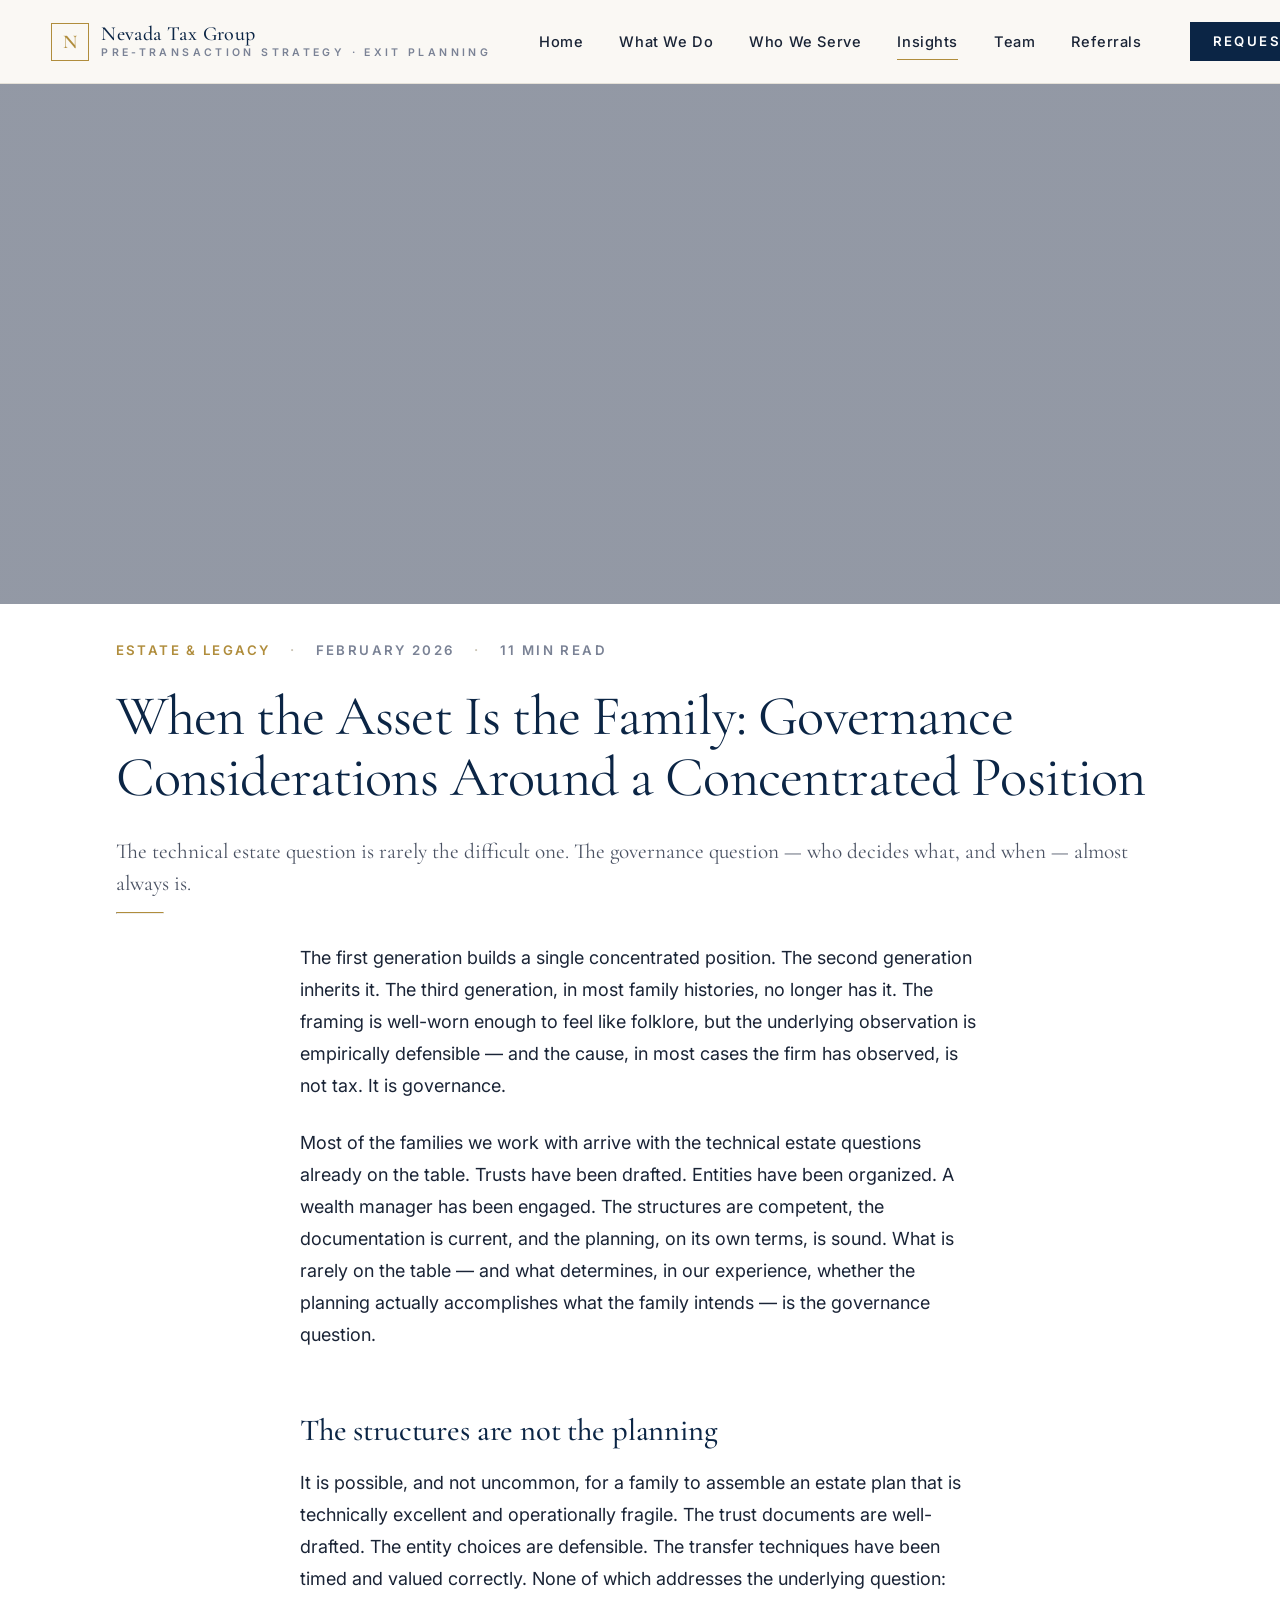
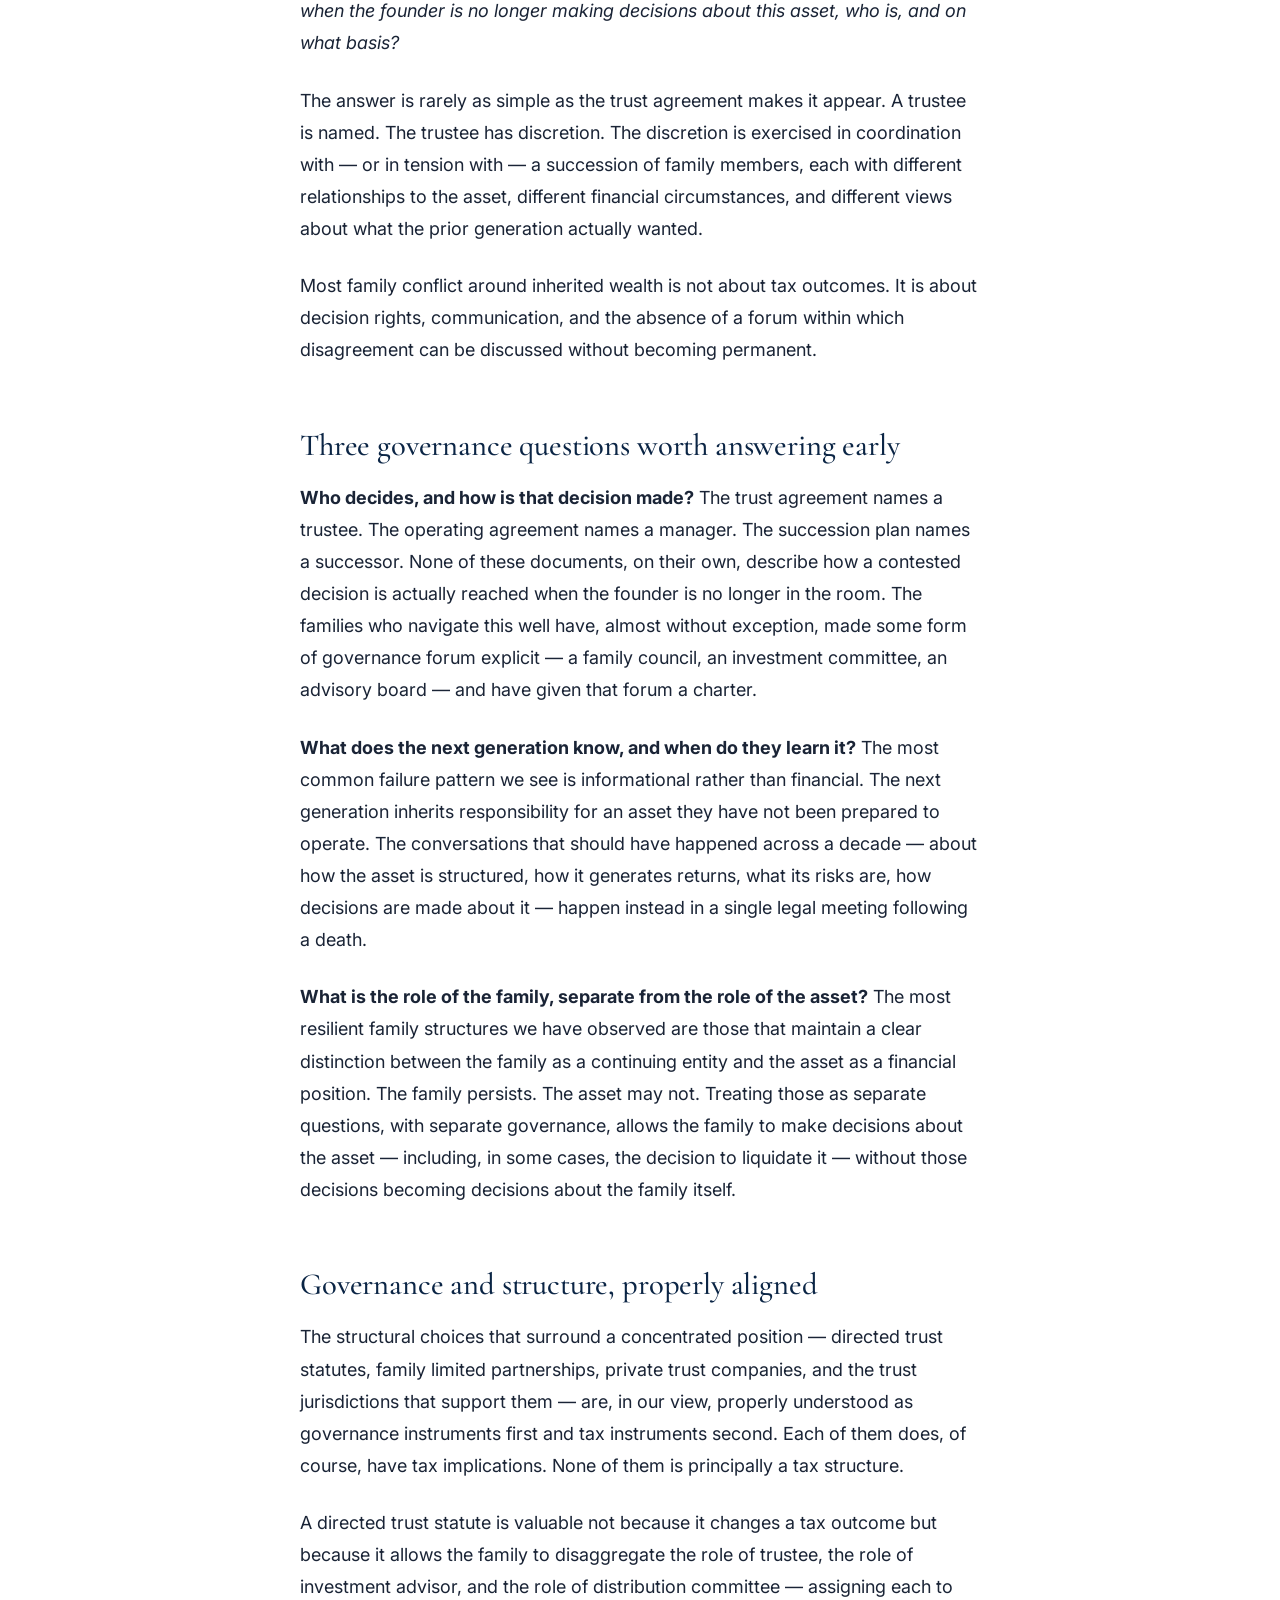
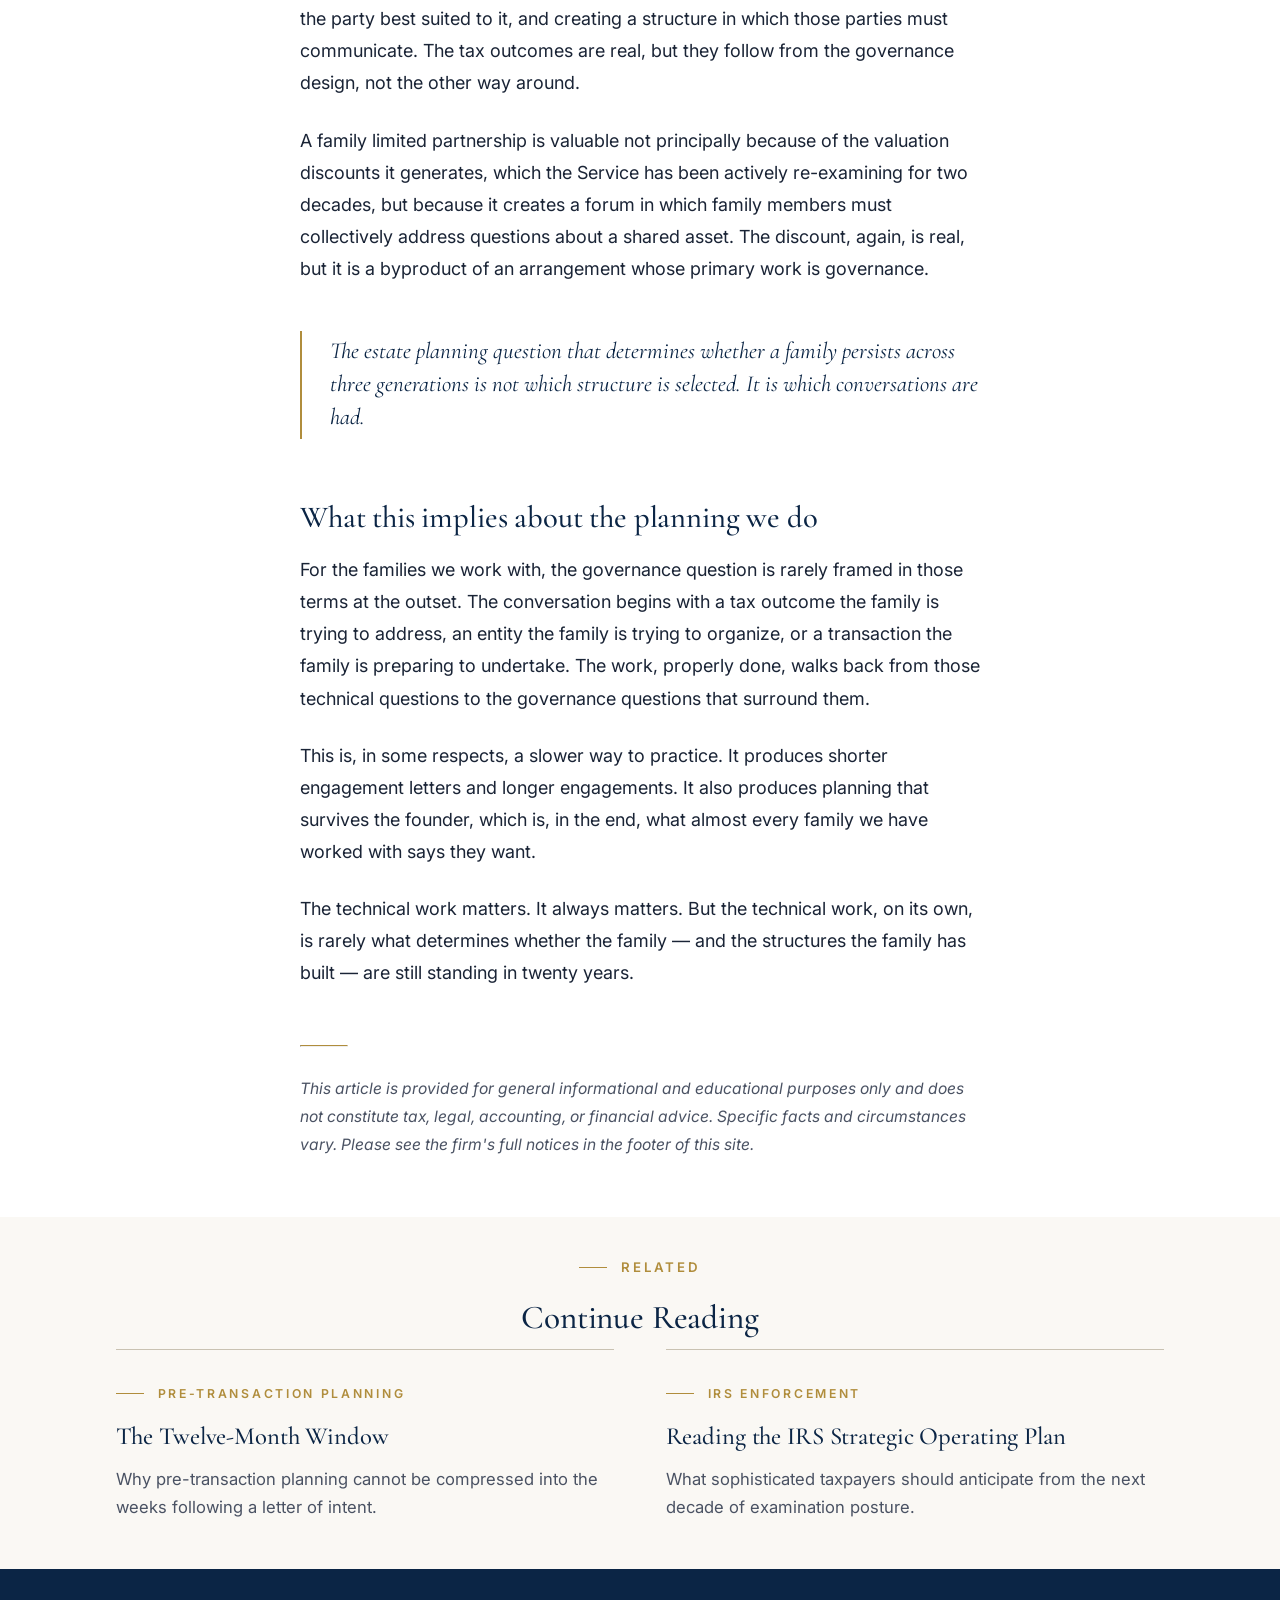
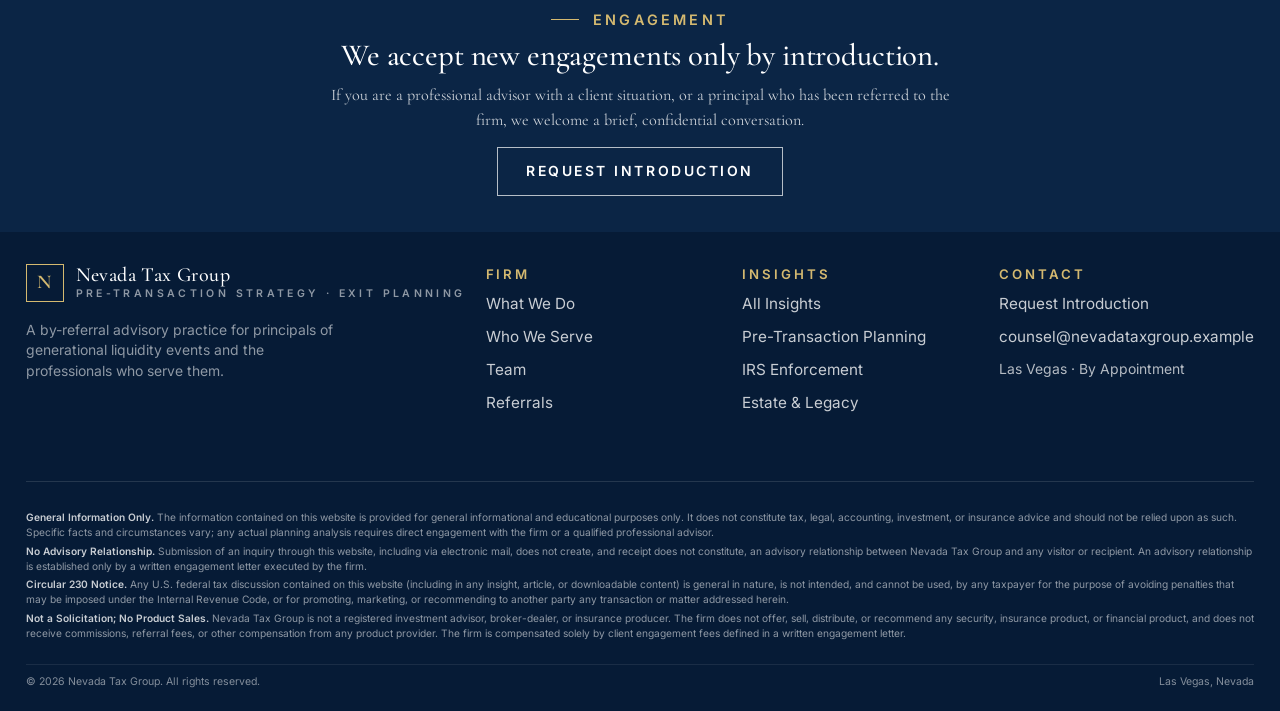
<file: insights-3.html>
<!DOCTYPE html>
<html lang="en">
<head>
  <meta charset="UTF-8" />
  <meta name="viewport" content="width=device-width, initial-scale=1.0" />
  <meta name="robots" content="noindex, nofollow" />
  <meta http-equiv="Cache-Control" content="no-cache, no-store, must-revalidate" />
  <meta http-equiv="Pragma" content="no-cache" />
  <meta http-equiv="Expires" content="0" />
  <title>Nevada Tax Group</title>
  <meta name="description" content="Governance considerations around a concentrated position." />
  <link rel="preconnect" href="https://fonts.googleapis.com" />
  <link rel="preconnect" href="https://fonts.gstatic.com" crossorigin />
  <link href="https://fonts.googleapis.com/css2?family=Cormorant+Garamond:wght@400;500;600&family=Inter:wght@400;500;600&display=swap" rel="stylesheet" />
  <link rel="stylesheet" href="assets/css/styles.css?v=97" />
  <style>
    /* Drawer infrastructure — hidden by default on desktop */
    .mobile-menu-toggle, .mobile-drawer, .mobile-drawer-backdrop { display: none; }
      /* Compact engagement CTA + footer (all pages) */
      .section-navy { padding-top: clamp(36px, 4.5vw, 64px); padding-bottom: clamp(36px, 4.5vw, 64px); }
      .section-navy .eyebrow { margin-bottom: 14px; font-size: 0.85rem; }
      .section-navy h2 { font-size: clamp(1.5rem, 2.4vw, 2rem) !important; margin: 0 auto 18px !important; line-height: 1.2; max-width: 22ch; }
      .section-navy .lede { font-size: clamp(0.95rem, 1.25vw, 1.1rem); line-height: 1.55; margin: 0 auto 26px !important; max-width: 56ch; }
      .section-navy .btn { padding: 12px 28px; font-size: 0.82rem; letter-spacing: 0.18em; }
      .site-footer { padding-top: clamp(28px, 3.5vw, 44px); padding-bottom: clamp(18px, 2.5vw, 28px); }
      .site-footer .footer-grid { gap: 24px; margin-bottom: 24px; }
      .site-footer h5 { font-size: 0.78rem; margin-bottom: 8px; }
      .site-footer ul li, .site-footer .footer-brand p { font-size: 0.82rem; line-height: 1.5; }
      .site-footer .compliance { padding-top: 18px; }
      .site-footer .compliance p { font-size: 0.6rem; line-height: 1.5; margin-bottom: 6px; word-break: break-word; overflow-wrap: anywhere; }
      .site-footer .compliance-bottom { font-size: 0.62rem; padding-top: 10px; flex-wrap: wrap; gap: 6px; }
      /* Home: pull hero eyebrow up */
      body.home .hero-inner { padding-top: clamp(48px, 7vw, 96px) !important; padding-bottom: clamp(40px, 6vw, 80px); }
      /* Standardize page-head photo: navy overlay, gold eyebrow, white text */
      .page-head { position: relative; overflow: hidden; padding-top: clamp(40px, 5vw, 76px); padding-bottom: clamp(32px, 4vw, 60px); }
      .page-head-image { position: absolute; inset: 0; background-size: cover; background-position: center; }
      .page-head-image::after { content: ""; position: absolute; inset: 0; background: linear-gradient(180deg, rgba(15,28,55,.45), rgba(15,28,55,.45)); pointer-events: none; }
      .page-head .wrap { position: relative; z-index: 2; }
      .page-head .eyebrow { color: var(--gold) !important; }
      .page-head h1 { color: #fff !important; }
      .page-head .lede { color: rgba(255,255,255,.86) !important; }
      /* Insights articles: apply the same navy overlay to .feature-image */
      .feature-image { position: relative; }
      .feature-image::after { content: ""; position: absolute; inset: 0; background: linear-gradient(180deg, rgba(15,28,55,.45), rgba(15,28,55,.45)); pointer-events: none; }
      /* Tighter section + practice rows */
      .section { padding: clamp(28px, 4vw, 60px) 0; }
      .practice-row { padding: clamp(20px, 3vw, 40px) 0; gap: clamp(18px, 2.5vw, 36px); }
      .practice-row ul li:last-child { border-bottom: 0; }
      /* Home-only: 4-up audience grid */
      body.home .audience { grid-template-columns: repeat(4, 1fr); }
      body.home .audience > a { padding: 44px 28px; }
      body.home .audience h3 { font-size: 1.2rem; }
      body.home .audience p { font-size: 0.9rem; }
      @media (max-width: 1100px) { body.home .audience { grid-template-columns: repeat(2, 1fr); } body.home .audience > a { border-right: 0 !important; } body.home .audience > a:nth-child(odd) { border-right: 1px solid var(--rule) !important; } body.home .audience > a:nth-child(-n+2) { border-bottom: 1px solid var(--rule); } }
      @media (max-width: 700px) { body.home .audience { grid-template-columns: 1fr; } body.home .audience > a { border-right: 0 !important; border-bottom: 1px solid var(--rule); } }
      /* Team teaser clickable card */
      .team-grid a.attorney-link { text-decoration: none; color: inherit; display: block; transition: opacity .2s ease; }
      .team-grid a.attorney-link:hover { opacity: .85; }
      /* Narrow-width tightening */
      @media (max-width: 820px) { .site-footer .compliance p { font-size: 0.56rem; } }
      @media (max-width: 700px) {
        .site-footer .compliance-bottom { flex-direction: column; align-items: flex-start; }
        .site-footer .compliance p { font-size: 0.58rem; }
        .site-footer .compliance-bottom { font-size: 0.58rem; }
        .site-footer ul li, .site-footer .footer-brand p { font-size: 0.78rem; }
        .site-footer h5 { font-size: 0.74rem; }
        .section-navy h2 { font-size: 1.5rem !important; }
        .section-navy .lede { font-size: 0.98rem !important; }
        .section-navy .btn { padding: 11px 24px; font-size: 0.78rem; }
      }
      @media (max-width: 460px) {
        .site-footer .compliance p { font-size: 0.54rem; }
        .site-footer .compliance-bottom { font-size: 0.54rem; }
        .site-footer .footer-grid { gap: 18px !important; margin-bottom: 18px !important; }
        .section-navy h2 { font-size: 1.3rem !important; line-height: 1.2; }
      }
      /* Home hero shrunk to match page-head height */
      body.home .hero { min-height: 0 !important; height: auto !important; padding: 0 !important; position: relative; overflow: hidden; }
      body.home .hero-image { position: absolute !important; inset: 0; background-size: cover; background-position: center; }
      body.home .hero-image::after { content: ""; position: absolute; inset: 0; background: linear-gradient(180deg, rgba(15,28,55,.45), rgba(15,28,55,.45)); pointer-events: none; }
      body.home .hero-inner { position: relative; z-index: 2; padding-top: clamp(40px, 5vw, 76px) !important; padding-bottom: clamp(32px, 4vw, 60px) !important; }
    
    /* Lock hero + page-head to identical fixed heights */
    .page-head, body.home .hero { min-height: clamp(300px, 38vw, 480px) !important; max-height: clamp(300px, 38vw, 480px) !important; height: clamp(300px, 38vw, 480px) !important; display: flex; align-items: center; }
    body.home .hero-inner, .page-head .wrap { padding-top: 0 !important; padding-bottom: 0 !important; }
    /* Hide home hero button to match page-head content density */
    body.home .hero .btn { display: none !important; }
  
    /* Page-head text aligned to far left, matching home hero */
    .page-head .wrap { max-width: 80ch !important; margin-left: 0 !important; margin-right: auto !important; padding-left: clamp(12px, 2vw, 32px) !important; padding-right: clamp(12px, 2vw, 32px) !important; text-align: left !important; }
    .page-head .wrap > * { margin-left: 0 !important; max-width: 100% !important; }
  
    /* Match home hero text sizes on every page-head */
    .page-head h1 { font-size: clamp(1.85rem, 4.7vw, 2.55rem) !important; line-height: 1.08 !important; margin-bottom: 16px !important; }
    .page-head .lede { font-size: clamp(1rem, 1.7vw, 1.33rem) !important; line-height: 1.4 !important; }
    .page-head .eyebrow { font-size: 0.83rem !important; margin-bottom: 12px !important; }
  
    /* Unify page-head + home hero text colors (dark text on light overlay) */
    body.home .hero .eyebrow, .page-head .eyebrow { color: var(--gold) !important; }
    body.home .hero h1, .page-head h1 { color: #FFF !important; }
    body.home .hero .lede, .page-head .lede { color: rgba(255,255,255,.86) !important; font-weight: 500; }
  
    /* Match home hero substrate: navy bg + 0.35 photo opacity */
    .page-head { background: var(--navy) !important; }
    .page-head-image { opacity: 0.35 !important; }
    /* Footer: widen to ~1500px + compress vertical rhythm uniformly */
    .site-footer .wrap { max-width: 1500px !important; padding-left: clamp(20px, 2vw, 36px) !important; padding-right: clamp(20px, 2vw, 36px) !important; }
    .site-footer { padding-top: clamp(20px, 2.5vw, 32px) !important; padding-bottom: clamp(12px, 1.5vw, 20px) !important; }
    .site-footer .footer-grid { gap: 20px !important; margin-bottom: 16px !important; }
    .site-footer .compliance { padding-top: 12px !important; }
    .site-footer .compliance p { line-height: 1.45 !important; margin-bottom: 4px !important; }
    .site-footer .compliance-bottom { padding-top: 8px !important; }
    /* Engagement CTA: widen text + compress vertical uniformly */
    .section-navy { padding-top: clamp(22px, 2.8vw, 38px) !important; padding-bottom: clamp(22px, 2.8vw, 38px) !important; }
    .section-navy .wrap-narrow { max-width: 1000px !important; padding-left: clamp(20px, 2vw, 36px) !important; padding-right: clamp(20px, 2vw, 36px) !important; }
    .section-navy .eyebrow { margin-bottom: 6px !important; }
    .section-navy h2 { max-width: 56ch !important; margin: 0 auto 8px !important; }
    .section-navy .lede { max-width: 78ch !important; margin: 0 auto 14px !important; }
    /* Body content sections: widen wrap-narrow + compress vertical (excludes navy CTA) */
    .section:not(.section-navy) .wrap-narrow { max-width: 1100px !important; padding-left: clamp(20px, 2vw, 36px) !important; padding-right: clamp(20px, 2vw, 36px) !important; }
    .section:not(.section-navy) { padding-top: clamp(22px, 2.8vw, 38px) !important; padding-bottom: clamp(22px, 2.8vw, 38px) !important; }
    .section:not(.section-navy) .wrap-narrow p { margin-bottom: 12px !important; }
    .section:not(.section-navy) .wrap-narrow h2 { margin-bottom: 12px !important; }
    /* ========== MOBILE FIXES (≤768px) — desktop untouched ========== */
    @media (max-width: 768px) {
      /* MOBILE FIX: header nav — hide desktop links, condense brand to make room for CTA. Why crowded: 6 nav links + CTA + brand all on one row at 390px is impossible. */
      .site-header .nav { padding: 12px 16px !important; gap: 8px !important; }
      .site-header .nav { flex-wrap: wrap !important; }
      .site-header .nav-links { display: grid !important; grid-template-columns: repeat(3, 1fr) !important; order: 3 !important; width: 100% !important; gap: 4px !important; padding: 10px 8px 6px !important; border-top: 1px solid var(--rule) !important; margin-top: 8px !important; }
      .site-header .nav-links a { font-size: 0.7rem !important; padding: 10px 4px !important; min-height: 38px !important; text-align: center !important; }
      .site-header .nav-cta { padding: 10px 14px !important; font-size: 0.62rem !important; letter-spacing: 0.12em !important; min-height: 44px !important; display: inline-flex !important; align-items: center !important; }
      .site-header .brand-name small { display: none !important; }

      /* MOBILE FIX: hero + page-head — text was full-bleed left with no side padding, h1 too large. Why crowded: clamps designed for 1440px viewport. */
      .hero-inner, .page-head .wrap { padding: 24px 18px !important; max-width: 100% !important; }
      body.home .hero h1, body .page-head h1 { font-size: clamp(0.95rem, 3.6vw, 1.2rem) !important; max-width: 100% !important; line-height: 1.18 !important; margin-bottom: 8px !important; font-weight: 500 !important; }
      body.home .hero .lede, body .page-head .lede { font-size: 0.72rem !important; max-width: 100% !important; line-height: 1.4 !important; }
      body.home .hero .eyebrow, body .page-head .eyebrow { font-size: 0.62rem !important; margin-bottom: 6px !important; letter-spacing: 0.16em !important; }
      .page-head, body.home .hero { min-height: clamp(160px, 38vw, 240px) !important; max-height: none !important; height: auto !important; }

      /* MOBILE FIX: Engagement CTA — recently compressed to 22-38px padding which strangles the section on phone. */
      .section-navy { padding-top: clamp(36px, 8vw, 56px) !important; padding-bottom: clamp(36px, 8vw, 56px) !important; }
      .section-navy .wrap-narrow { padding-left: 20px !important; padding-right: 20px !important; max-width: 100% !important; }
      .section-navy h2 { font-size: clamp(1.4rem, 5.8vw, 1.7rem) !important; max-width: 100% !important; line-height: 1.18 !important; margin: 0 auto 16px !important; }
      .section-navy .lede { font-size: 0.95rem !important; max-width: 100% !important; line-height: 1.55 !important; margin: 0 auto 24px !important; }
      .section-navy .btn { padding: 14px 22px !important; font-size: 0.72rem !important; min-height: 44px !important; }

      /* MOBILE FIX: footer — was multi-column on a 390px screen; collapse to single column with comfortable gap. */
      .site-footer { padding-top: clamp(32px, 7vw, 48px) !important; padding-bottom: clamp(20px, 4vw, 28px) !important; }
      .site-footer .wrap { padding-left: 20px !important; padding-right: 20px !important; max-width: 100% !important; }
      .site-footer .footer-grid { grid-template-columns: 1fr !important; gap: 24px !important; margin-bottom: 22px !important; }
      .site-footer ul li, .site-footer .footer-brand p { font-size: 0.92rem !important; line-height: 1.55 !important; }
      .site-footer h5 { font-size: 0.85rem !important; margin-bottom: 10px !important; }
      .site-footer .compliance { padding-top: 18px !important; }
      .site-footer .compliance p { font-size: 0.7rem !important; line-height: 1.55 !important; margin-bottom: 10px !important; }
      .site-footer .compliance-bottom { flex-direction: column !important; gap: 4px !important; font-size: 0.7rem !important; padding-top: 12px !important; }

      /* MOBILE FIX: body content sections — recent web-wide tightening squeezed mobile paragraphs together. */
      .section:not(.section-navy) { padding-top: clamp(28px, 6vw, 44px) !important; padding-bottom: clamp(28px, 6vw, 44px) !important; }
      .section:not(.section-navy) .wrap-narrow { max-width: 100% !important; padding-left: 20px !important; padding-right: 20px !important; }
      .section:not(.section-navy) .wrap-narrow p { font-size: 0.95rem !important; line-height: 1.6 !important; margin-bottom: 14px !important; }
      .section:not(.section-navy) .wrap-narrow h2 { font-size: clamp(1.4rem, 5.5vw, 1.7rem) !important; margin-bottom: 14px !important; }

      /* MOBILE FIX: practice page rows — heading-hugs-row CSS made the rows feel cramped on phone. */
      .practice-row { margin-bottom: clamp(20px, 4vw, 32px) !important; padding-top: clamp(18px, 4vw, 26px) !important; padding-bottom: clamp(18px, 4vw, 26px) !important; }
      .practice-row h2 { font-size: clamp(1.3rem, 5vw, 1.55rem) !important; margin-top: 0 !important; margin-bottom: 12px !important; }
      .practice-row p { font-size: 0.95rem !important; line-height: 1.6 !important; margin-bottom: 12px !important; }
      .practice-row li { font-size: 0.92rem !important; margin-bottom: 4px !important; padding-top: 10px !important; padding-bottom: 10px !important; }
      .practice-row .num { font-size: clamp(1.8rem, 7vw, 2.4rem) !important; }
      .practice-row ul { margin-top: 8px !important; }

      /* MOBILE FIX: audience grid (Who We Serve) — already stacks but each card needed more padding. */
      .audience { grid-template-columns: 1fr !important; }
      .audience > a { padding: 28px 22px !important; border-right: 0 !important; border-bottom: 1px solid var(--rule) !important; }
      .audience h3 { font-size: 1.15rem !important; margin-bottom: 10px !important; }
      .audience p { font-size: 0.95rem !important; line-height: 1.55 !important; }

      /* MOBILE FIX: insights list rows — 3-column desktop grid is unreadable on phone. Stack vertically. */
      .insight-row { grid-template-columns: 1fr !important; gap: 8px !important; padding: 22px 0 !important; }
      .insight-row .meta { font-size: 0.78rem !important; }
      .insight-row h3 { font-size: 1.15rem !important; }
      .insight-row .read { margin-top: 8px !important; }

      /* MOBILE FIX: split-section (about) — already stacks below 820px, but tighten internal padding for phone. */
      .split-section .split-col { padding: 28px 22px !important; }

      /* MOBILE FIX: article body (insights-1/2/3) — long-form reading needs comfortable size on phone. */
      .article-body p { font-size: 1rem !important; line-height: 1.7 !important; margin-bottom: 16px !important; }
      .article-body h2 { font-size: 1.35rem !important; margin-top: 32px !important; margin-bottom: 14px !important; }

      /* MOBILE FIX: touch targets — buttons and inline-arrow links need 44px min height for accessibility. */
      .btn, .nav-cta, .link-arrow { min-height: 44px !important; display: inline-flex !important; align-items: center !important; }

      /* MOBILE FIX: team-grid — single card was filling whole screen on mobile */
      .team-grid { max-width: 320px !important; margin-left: auto !important; margin-right: auto !important; gap: 24px !important; }
      .team-grid .portrait { aspect-ratio: 1 / 1.15 !important; margin-bottom: 16px !important; }
      .team-grid .attorney h3 { font-size: 1.25rem !important; }
      .team-grid .attorney .role { font-size: 0.7rem !important; }
      .team-grid .attorney .bio { font-size: 0.9rem !important; }
      .team-grid .attorney .creds { font-size: 0.78rem !important; }
      
      /* MOBILE FIX: split-section (about) — internal padding tighter on phone */
      .split-section .split-grid { grid-template-columns: 1fr !important; grid-template-rows: auto auto auto !important; min-height: 0 !important; }
      .split-section .split-divider { height: 1px !important; min-height: 1px !important; width: 100% !important; }
      .split-section .split-col { padding: 24px 20px !important; }
      .split-section .split-col h2 { font-size: 1.2rem !important; margin-bottom: 10px !important; }
      .split-section .split-col p { font-size: 0.88rem !important; line-height: 1.55 !important; margin-bottom: 8px !important; }
      
      /* MOBILE FIX: practice-row — desktop has 2-col layout (number + content); stack vertically on mobile */
      .practice-row { display: block !important; }
      .practice-row > div:first-child { margin-bottom: 8px !important; }
      .practice-row .num { font-size: 1.4rem !important; opacity: 0.6 !important; }
      
      /* MOBILE FIX: insight-row — already stacks, but ensure title sizing is right */
      .insight-row .meta { font-size: 0.72rem !important; opacity: 0.7 !important; }
      .insight-row h3 a { font-size: 1.1rem !important; line-height: 1.25 !important; }
      .insight-row p { font-size: 0.9rem !important; line-height: 1.5 !important; }
      
      /* MOBILE FIX: insights articles (insights-1/2/3) — feature image + article body */
      .feature-image { height: clamp(180px, 45vw, 280px) !important; }
      .article-meta { font-size: 0.72rem !important; flex-wrap: wrap !important; gap: 6px !important; }
      .article-body p { font-size: 0.95rem !important; line-height: 1.65 !important; margin-bottom: 14px !important; }
      .article-body h2 { font-size: 1.2rem !important; margin-top: 26px !important; margin-bottom: 12px !important; }
      .article-body blockquote { font-size: 0.95rem !important; padding: 14px 18px !important; margin: 16px 0 !important; }
      .rule-gold { margin: 20px 0 !important; }
      
      /* MOBILE FIX: contact form on contact.html if any */
      input, textarea, select { font-size: 16px !important; }
      
      /* MOBILE FIX: section-cream "Continue Reading" cards on insight pages */
      .section-cream .grid-2 { grid-template-columns: 1fr !important; gap: 14px !important; }
      .section-cream .card { padding: 18px 18px !important; }
      .section-cream .card h3 a { font-size: 1.05rem !important; }
      .section-cream .card p { font-size: 0.88rem !important; }
      /* MOBILE DRAWER: hide existing nav, show hamburger + slide-in drawer */
      .site-header .nav { padding: 14px 18px !important; display: flex !important; align-items: center !important; gap: 12px !important; flex-wrap: nowrap !important; }
      .site-header .nav-links, .site-header .nav-cta { display: none !important; }
      .site-header .brand-name { font-size: 0.95rem !important; }
      .site-header .brand-name small { display: none !important; }
      .site-header .brand-mark { width: 28px !important; height: 28px !important; font-size: 0.85rem !important; }

      .mobile-menu-toggle { display: inline-flex !important; flex-direction: column !important; justify-content: center !important; align-items: center !important; gap: 5px !important; width: 36px !important; height: 36px !important; background: transparent !important; border: 0 !important; cursor: pointer !important; padding: 0 !important; z-index: 60 !important; position: relative !important; }
      .mobile-menu-toggle span { display: block !important; width: 22px !important; height: 1.5px !important; background: var(--navy) !important; transition: transform 0.25s ease, opacity 0.25s ease !important; }
      body.drawer-open .mobile-menu-toggle span:nth-child(1) { transform: translateY(6.5px) rotate(45deg) !important; }
      body.drawer-open .mobile-menu-toggle span:nth-child(2) { opacity: 0 !important; }
      body.drawer-open .mobile-menu-toggle span:nth-child(3) { transform: translateY(-6.5px) rotate(-45deg) !important; }

      .mobile-drawer { display: block !important; position: fixed !important; top: 0 !important; left: 0 !important; width: 85vw !important; max-width: 360px !important; height: 100vh !important; background: var(--navy) !important; color: #fff !important; z-index: 100 !important; transform: translateX(-100%) !important; transition: transform 0.3s ease !important; overflow-y: auto !important; padding: 28px 28px !important; box-sizing: border-box !important; }
      body.drawer-open .mobile-drawer { transform: translateX(0) !important; }
      body.drawer-open { overflow: hidden !important; }

      .mobile-drawer-eyebrow { font-family: 'Inter', sans-serif !important; color: var(--gold) !important; font-size: 0.7rem !important; font-weight: 600 !important; letter-spacing: 0.22em !important; margin-top: 8px !important; margin-bottom: 28px !important; }
      .mobile-drawer-nav { display: flex !important; flex-direction: column !important; gap: 0 !important; }
      .mobile-drawer-nav a { color: #fff !important; text-decoration: none !important; font-family: 'Cormorant Garamond', Georgia, serif !important; font-size: 1.4rem !important; font-weight: 500 !important; padding: 14px 0 !important; border-bottom: 1px solid rgba(255,255,255,0.08) !important; min-height: 44px !important; }
      .mobile-drawer-nav a.cta { color: var(--gold) !important; font-style: italic !important; font-size: 1rem !important; padding-top: 28px !important; border-bottom: 0 !important; font-family: 'Inter', sans-serif !important; font-style: normal !important; letter-spacing: 0.08em !important; text-transform: none !important; }
      .mobile-drawer-footer { margin-top: 36px !important; padding-top: 24px !important; border-top: 1px solid rgba(255,255,255,0.08) !important; color: rgba(255,255,255,0.5) !important; font-size: 0.7rem !important; letter-spacing: 0.16em !important; text-transform: uppercase !important; font-family: 'Inter', sans-serif !important; }

      .mobile-drawer-backdrop { display: block !important; position: fixed !important; top: 0 !important; left: 0 !important; width: 100vw !important; height: 100vh !important; background: rgba(11,28,55,0.55) !important; z-index: 99 !important; opacity: 0 !important; pointer-events: none !important; transition: opacity 0.25s ease !important; }
      body.drawer-open .mobile-drawer-backdrop { opacity: 1 !important; pointer-events: auto !important; }
      /* DRAWER CTA: bigger touch target + prominent gold button */
      .mobile-drawer-nav a.cta { display: inline-block !important; background: var(--gold) !important; color: var(--navy) !important; padding: 14px 22px !important; font-size: 0.85rem !important; font-weight: 600 !important; letter-spacing: 0.14em !important; text-transform: uppercase !important; border-radius: 2px !important; text-align: center !important; margin-top: 28px !important; align-self: stretch !important; min-height: 48px !important; }
      /* INTERIOR MOBILE: tall page-head + hidden lede + larger h1 (matching home treatment) */
      body .page-head { min-height: 78vh !important; max-height: none !important; }
      body .page-head .wrap { padding: 24vh 22px 32px !important; display: flex !important; flex-direction: column !important; justify-content: flex-start !important; }
      body .page-head h1 { font-size: clamp(1.7rem, 7.5vw, 2.4rem) !important; line-height: 1.1 !important; max-width: 100% !important; margin-bottom: 16px !important; }
      body .page-head .lede { display: none !important; }
      body .page-head .eyebrow { font-size: 0.7rem !important; margin-bottom: 14px !important; letter-spacing: 0.2em !important; }
    
    
    
    }
    /* ========== END MOBILE FIXES ========== */
    /* DESKTOP: sticky header + nav-cta clickable hover */
    @media (min-width: 769px) {
      .site-header { position: sticky !important; top: 0 !important; z-index: 50 !important; background: var(--cream) !important; transition: box-shadow 0.25s ease !important; }
      .site-header.scrolled { box-shadow: 0 2px 16px rgba(11,28,55,0.08) !important; }
      .nav-cta { transition: background 0.2s ease, color 0.2s ease, border-color 0.2s ease !important; }
      .nav-cta:hover { background: var(--gold) !important; color: var(--navy) !important; border-color: var(--gold) !important; }
    }
  </style>
</head>
<body>

  <header class="site-header">
    <div class="nav">
      <button class="mobile-menu-toggle" aria-label="Open menu" onclick="document.body.classList.toggle('drawer-open')"><span></span><span></span><span></span></button>
      <a class="brand" href="index.html">
        <span class="brand-mark">N</span>
        <span class="brand-name">Nevada Tax Group<small>Pre-Transaction Strategy · Exit Planning</small></span>
      </a>
      <nav class="nav-links">
        <a href="index.html">Home</a>
        <a href="practice.html">What We Do</a>
        <a href="about.html">Who We Serve</a>
        <a href="insights.html" class="active">Insights</a>
        <a href="team.html">Team</a>
        <a href="referrals.html">Referrals</a>
      </nav>
      <a href="contact.html" class="nav-cta">Request Introduction</a>
    </div>
  </header>

  <aside class="mobile-drawer" aria-label="Mobile navigation">
    <div class="mobile-drawer-eyebrow">— MENU</div>
    <nav class="mobile-drawer-nav">
      <a href="index.html" onclick="document.body.classList.remove('drawer-open')">Home</a>
      <a href="practice.html" onclick="document.body.classList.remove('drawer-open')">What We Do</a>
      <a href="about.html" onclick="document.body.classList.remove('drawer-open')">Who We Serve</a>
      <a href="insights.html" onclick="document.body.classList.remove('drawer-open')">Insights</a>
      <a href="team.html" onclick="document.body.classList.remove('drawer-open')">Team</a>
      <a href="referrals.html" onclick="document.body.classList.remove('drawer-open')">Referrals</a>
      <a href="contact.html" class="cta" onclick="document.body.classList.remove('drawer-open')">Request Introduction &rarr;</a>
    </nav>
    <div class="mobile-drawer-footer">Las Vegas &middot; By Appointment</div>
  </aside>
  <div class="mobile-drawer-backdrop" onclick="document.body.classList.remove('drawer-open')" aria-hidden="true"></div>

  <div class="feature-image" style="background-image:url('https://images.unsplash.com/photo-1511895426328-dc8714191300?ixlib=rb-4.0.3&auto=format&fit=crop&w=2400&q=80'); margin-bottom: 0;"></div>

  <article class="section">
    <div class="wrap-narrow">
      <div class="article-meta">
        <span class="topic">Estate &amp; Legacy</span>
        <span class="sep">·</span>
        <span>February 2026</span>
        <span class="sep">·</span>
        <span>11 min read</span>
      </div>
      <h1>When the Asset Is the Family: Governance Considerations Around a Concentrated Position</h1>
      <p class="lede">The technical estate question is rarely the difficult one. The governance question — who decides what, and when — almost always is.</p>
      <hr class="rule-gold" />
    </div>

    <div class="article-body">
      <p>The first generation builds a single concentrated position. The second generation inherits it. The third generation, in most family histories, no longer has it. The framing is well-worn enough to feel like folklore, but the underlying observation is empirically defensible — and the cause, in most cases the firm has observed, is not tax. It is governance.</p>

      <p>Most of the families we work with arrive with the technical estate questions already on the table. Trusts have been drafted. Entities have been organized. A wealth manager has been engaged. The structures are competent, the documentation is current, and the planning, on its own terms, is sound. What is rarely on the table — and what determines, in our experience, whether the planning actually accomplishes what the family intends — is the governance question.</p>

      <h2>The structures are not the planning</h2>

      <p>It is possible, and not uncommon, for a family to assemble an estate plan that is technically excellent and operationally fragile. The trust documents are well-drafted. The entity choices are defensible. The transfer techniques have been timed and valued correctly. None of which addresses the underlying question: <em>when the founder is no longer making decisions about this asset, who is, and on what basis?</em></p>

      <p>The answer is rarely as simple as the trust agreement makes it appear. A trustee is named. The trustee has discretion. The discretion is exercised in coordination with — or in tension with — a succession of family members, each with different relationships to the asset, different financial circumstances, and different views about what the prior generation actually wanted.</p>

      <p>Most family conflict around inherited wealth is not about tax outcomes. It is about decision rights, communication, and the absence of a forum within which disagreement can be discussed without becoming permanent.</p>

      <h2>Three governance questions worth answering early</h2>

      <p><strong>Who decides, and how is that decision made?</strong> The trust agreement names a trustee. The operating agreement names a manager. The succession plan names a successor. None of these documents, on their own, describe how a contested decision is actually reached when the founder is no longer in the room. The families who navigate this well have, almost without exception, made some form of governance forum explicit — a family council, an investment committee, an advisory board — and have given that forum a charter.</p>

      <p><strong>What does the next generation know, and when do they learn it?</strong> The most common failure pattern we see is informational rather than financial. The next generation inherits responsibility for an asset they have not been prepared to operate. The conversations that should have happened across a decade — about how the asset is structured, how it generates returns, what its risks are, how decisions are made about it — happen instead in a single legal meeting following a death.</p>

      <p><strong>What is the role of the family, separate from the role of the asset?</strong> The most resilient family structures we have observed are those that maintain a clear distinction between the family as a continuing entity and the asset as a financial position. The family persists. The asset may not. Treating those as separate questions, with separate governance, allows the family to make decisions about the asset — including, in some cases, the decision to liquidate it — without those decisions becoming decisions about the family itself.</p>

      <h2>Governance and structure, properly aligned</h2>

      <p>The structural choices that surround a concentrated position — directed trust statutes, family limited partnerships, private trust companies, and the trust jurisdictions that support them — are, in our view, properly understood as governance instruments first and tax instruments second. Each of them does, of course, have tax implications. None of them is principally a tax structure.</p>

      <p>A directed trust statute is valuable not because it changes a tax outcome but because it allows the family to disaggregate the role of trustee, the role of investment advisor, and the role of distribution committee — assigning each to the party best suited to it, and creating a structure in which those parties must communicate. The tax outcomes are real, but they follow from the governance design, not the other way around.</p>

      <p>A family limited partnership is valuable not principally because of the valuation discounts it generates, which the Service has been actively re-examining for two decades, but because it creates a forum in which family members must collectively address questions about a shared asset. The discount, again, is real, but it is a byproduct of an arrangement whose primary work is governance.</p>

      <blockquote>The estate planning question that determines whether a family persists across three generations is not which structure is selected. It is which conversations are had.</blockquote>

      <h2>What this implies about the planning we do</h2>

      <p>For the families we work with, the governance question is rarely framed in those terms at the outset. The conversation begins with a tax outcome the family is trying to address, an entity the family is trying to organize, or a transaction the family is preparing to undertake. The work, properly done, walks back from those technical questions to the governance questions that surround them.</p>

      <p>This is, in some respects, a slower way to practice. It produces shorter engagement letters and longer engagements. It also produces planning that survives the founder, which is, in the end, what almost every family we have worked with says they want.</p>

      <p>The technical work matters. It always matters. But the technical work, on its own, is rarely what determines whether the family — and the structures the family has built — are still standing in twenty years.</p>

      <hr class="rule-gold" style="margin-top: 56px;" />

      <p style="font-size: 0.92rem; color: var(--ink-light); margin-top: 24px;"><em>This article is provided for general informational and educational purposes only and does not constitute tax, legal, accounting, or financial advice. Specific facts and circumstances vary. Please see the firm's full notices in the footer of this site.</em></p>
    </div>
  </article>

  <section class="section section-cream">
    <div class="wrap-narrow center">
      <span class="eyebrow">Related</span>
      <h2 style="max-width: 24ch; margin: 0 auto 36px;">Continue Reading</h2>
      <div class="grid grid-2" style="text-align: left;">
        <article class="card">
          <span class="eyebrow">Pre-Transaction Planning</span>
          <h3><a href="insights-1.html">The Twelve-Month Window</a></h3>
          <p>Why pre-transaction planning cannot be compressed into the weeks following a letter of intent.</p>
        </article>
        <article class="card">
          <span class="eyebrow">IRS Enforcement</span>
          <h3><a href="insights-2.html">Reading the IRS Strategic Operating Plan</a></h3>
          <p>What sophisticated taxpayers should anticipate from the next decade of examination posture.</p>
        </article>
      </div>
    </div>
  </section>

  <section class="section section-navy">
    <div class="wrap-narrow center">
      <span class="eyebrow">Engagement</span>
      <h2 style="color:#FFF;">We accept new engagements only by introduction.</h2>
      <p class="lede" style="">If you are a professional advisor with a client situation, or a principal who has been referred to the firm, we welcome a brief, confidential conversation.</p>
      <a href="contact.html" class="btn btn-ghost-light">Request Introduction</a>
    </div>
  </section>

  <footer class="site-footer">
    <div class="wrap">
      <div class="footer-grid">
        <div class="footer-brand">
          <a class="brand" href="index.html" style="text-decoration:none;">
            <span class="brand-mark">N</span>
            <span class="brand-name">Nevada Tax Group<small>Pre-Transaction Strategy · Exit Planning</small></span>
          </a>
          <p>A by-referral advisory practice for principals of generational liquidity events and the professionals who serve them.</p>
        </div>
        <div>
          <h5>Firm</h5>
          <ul>
            <li><a href="practice.html">What We Do</a></li>
            <li><a href="about.html">Who We Serve</a></li>
            <li><a href="team.html">Team</a></li>
            <li><a href="referrals.html">Referrals</a></li>
          </ul>
        </div>
        <div>
          <h5>Insights</h5>
          <ul>
            <li><a href="insights.html">All Insights</a></li>
            <li><a href="insights-1.html">Pre-Transaction Planning</a></li>
            <li><a href="insights-2.html">IRS Enforcement</a></li>
            <li><a href="insights-3.html">Estate &amp; Legacy</a></li>
          </ul>
        </div>
        <div>
          <h5>Contact</h5>
          <ul>
            <li><a href="contact.html">Request Introduction</a></li>
            <li><a href="mailto:counsel@nevadataxgroup.example">counsel@nevadataxgroup.example</a></li>
            <li>Las Vegas · By Appointment</li>
          </ul>
        </div>
      </div>

      <div class="compliance">
        <p><strong>General Information Only.</strong> The information contained on this website is provided for general informational and educational purposes only. It does not constitute tax, legal, accounting, investment, or insurance advice and should not be relied upon as such. Specific facts and circumstances vary; any actual planning analysis requires direct engagement with the firm or a qualified professional advisor.</p>
        <p><strong>No Advisory Relationship.</strong> Submission of an inquiry through this website, including via electronic mail, does not create, and receipt does not constitute, an advisory relationship between Nevada Tax Group and any visitor or recipient. An advisory relationship is established only by a written engagement letter executed by the firm.</p>
        <p><strong>Circular 230 Notice.</strong> Any U.S. federal tax discussion contained on this website (including in any insight, article, or downloadable content) is general in nature, is not intended, and cannot be used, by any taxpayer for the purpose of avoiding penalties that may be imposed under the Internal Revenue Code, or for promoting, marketing, or recommending to another party any transaction or matter addressed herein.</p>
        <p><strong>Not a Solicitation; No Product Sales.</strong> Nevada Tax Group is not a registered investment advisor, broker-dealer, or insurance producer. The firm does not offer, sell, distribute, or recommend any security, insurance product, or financial product, and does not receive commissions, referral fees, or other compensation from any product provider. The firm is compensated solely by client engagement fees defined in a written engagement letter.</p>
        <div class="compliance-bottom">
          <span>© 2026 Nevada Tax Group. All rights reserved.</span>
          <span>Las Vegas, Nevada</span>
        </div>
      </div>
    </div>
  </footer>

<script>document.addEventListener('keydown',function(e){if(e.key==='Escape')document.body.classList.remove('drawer-open')});</script>
<script>window.addEventListener('scroll',function(){var h=document.querySelector('.site-header');if(h)h.classList.toggle('scrolled',window.scrollY>80)});</script>
</body>
</html>
</file>
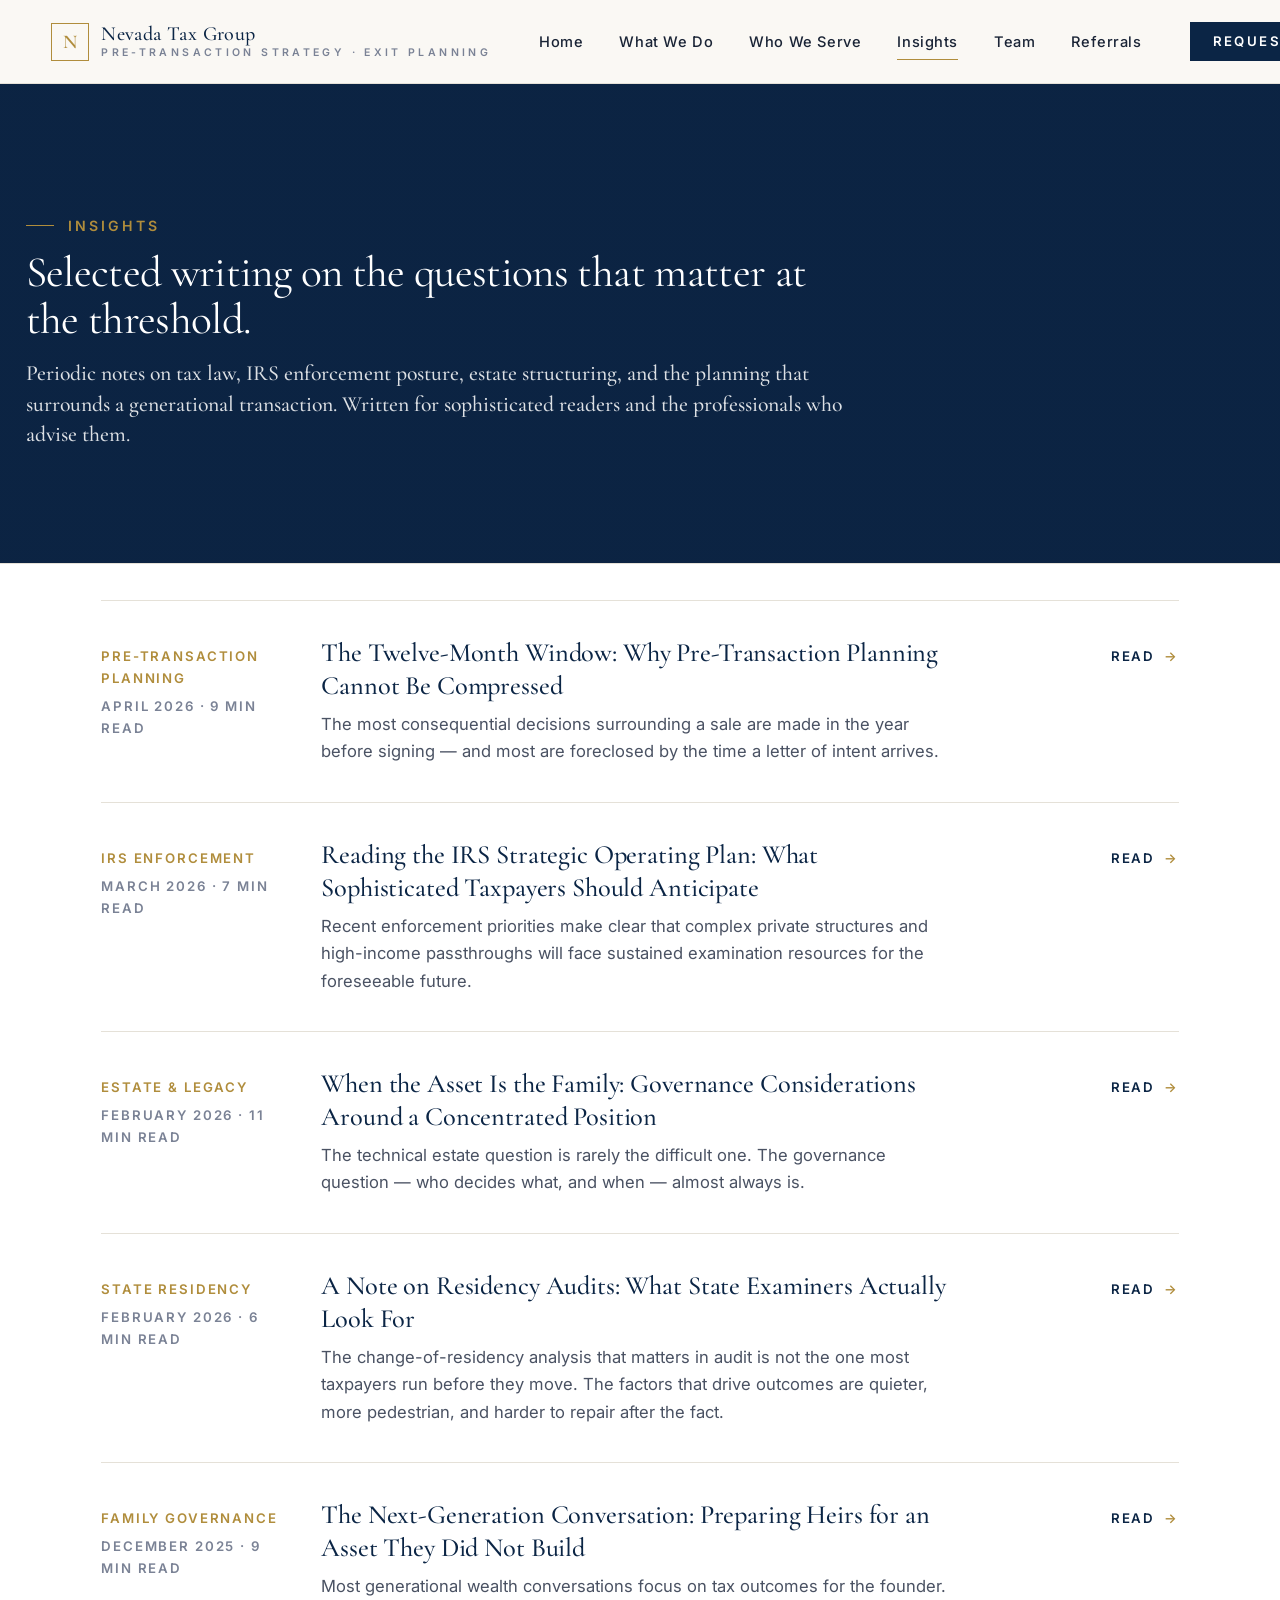
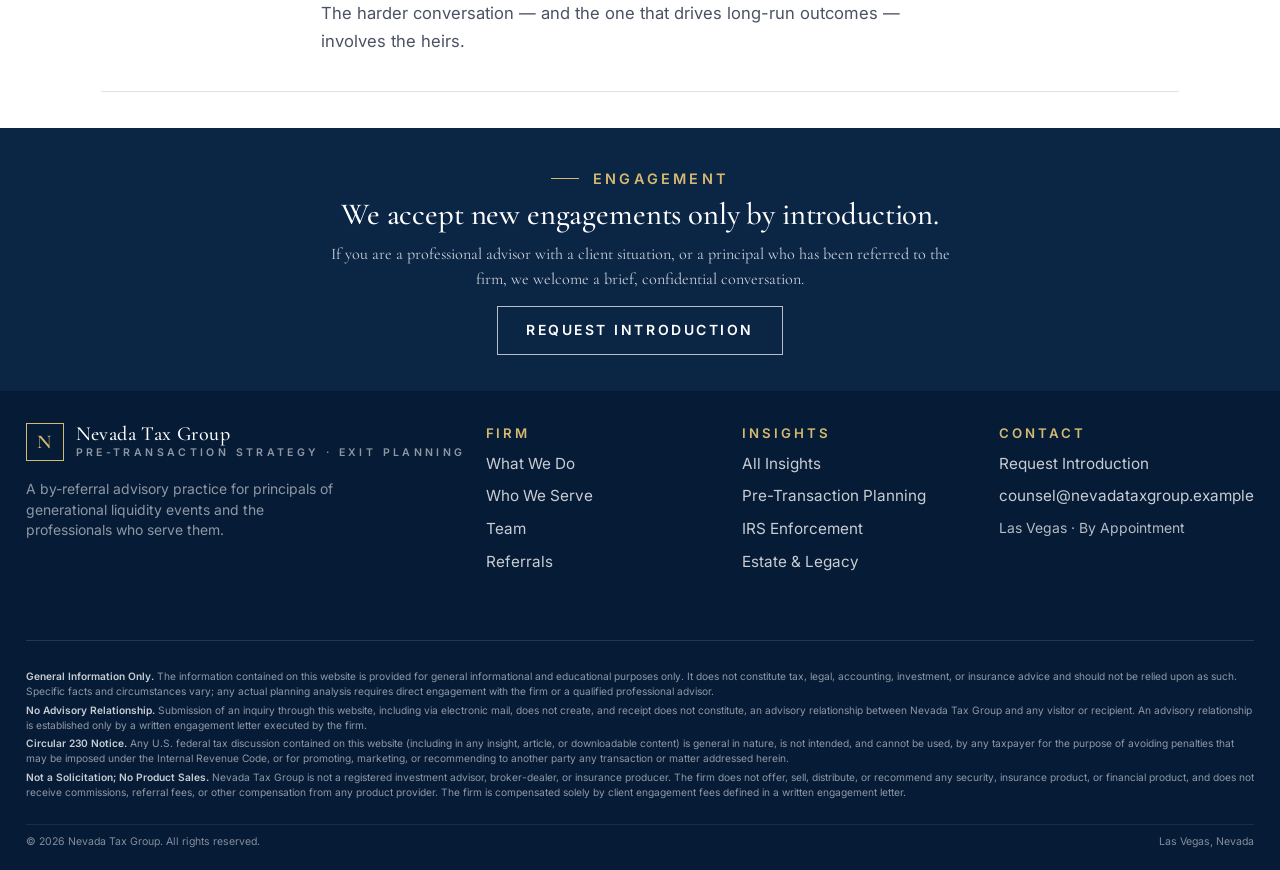
<file: insights.html>
<!DOCTYPE html>
<html lang="en">
<head>
  <meta charset="UTF-8" />
  <meta name="viewport" content="width=device-width, initial-scale=1.0" />
  <meta name="robots" content="noindex, nofollow" />
  <meta http-equiv="Cache-Control" content="no-cache, no-store, must-revalidate" />
  <meta http-equiv="Pragma" content="no-cache" />
  <meta http-equiv="Expires" content="0" />
  <title>Nevada Tax Group</title>
  <meta name="description" content="Selected writing on the planning that surrounds a generational liquidity event." />
  <link rel="preconnect" href="https://fonts.googleapis.com" />
  <link rel="preconnect" href="https://fonts.gstatic.com" crossorigin />
  <link href="https://fonts.googleapis.com/css2?family=Cormorant+Garamond:wght@400;500;600&family=Inter:wght@400;500;600&display=swap" rel="stylesheet" />
  <link rel="stylesheet" href="assets/css/styles.css?v=97" />
  <style>
    /* Drawer infrastructure — hidden by default on desktop */
    .mobile-menu-toggle, .mobile-drawer, .mobile-drawer-backdrop { display: none; }
      /* Compact engagement CTA + footer (all pages) */
      .section-navy { padding-top: clamp(36px, 4.5vw, 64px); padding-bottom: clamp(36px, 4.5vw, 64px); }
      .section-navy .eyebrow { margin-bottom: 14px; font-size: 0.85rem; }
      .section-navy h2 { font-size: clamp(1.5rem, 2.4vw, 2rem) !important; margin: 0 auto 18px !important; line-height: 1.2; max-width: 22ch; }
      .section-navy .lede { font-size: clamp(0.95rem, 1.25vw, 1.1rem); line-height: 1.55; margin: 0 auto 26px !important; max-width: 56ch; }
      .section-navy .btn { padding: 12px 28px; font-size: 0.82rem; letter-spacing: 0.18em; }
      .site-footer { padding-top: clamp(28px, 3.5vw, 44px); padding-bottom: clamp(18px, 2.5vw, 28px); }
      .site-footer .footer-grid { gap: 24px; margin-bottom: 24px; }
      .site-footer h5 { font-size: 0.78rem; margin-bottom: 8px; }
      .site-footer ul li, .site-footer .footer-brand p { font-size: 0.82rem; line-height: 1.5; }
      .site-footer .compliance { padding-top: 18px; }
      .site-footer .compliance p { font-size: 0.6rem; line-height: 1.5; margin-bottom: 6px; word-break: break-word; overflow-wrap: anywhere; }
      .site-footer .compliance-bottom { font-size: 0.62rem; padding-top: 10px; flex-wrap: wrap; gap: 6px; }
      /* Home: pull hero eyebrow up */
      body.home .hero-inner { padding-top: clamp(48px, 7vw, 96px) !important; padding-bottom: clamp(40px, 6vw, 80px); }
      /* Standardize page-head photo: navy overlay, gold eyebrow, white text */
      .page-head { position: relative; overflow: hidden; padding-top: clamp(40px, 5vw, 76px); padding-bottom: clamp(32px, 4vw, 60px); }
      .page-head-image { position: absolute; inset: 0; background-size: cover; background-position: center; }
      .page-head-image::after { content: ""; position: absolute; inset: 0; background: linear-gradient(180deg, rgba(15,28,55,.45), rgba(15,28,55,.45)); pointer-events: none; }
      .page-head .wrap { position: relative; z-index: 2; }
      .page-head .eyebrow { color: var(--gold) !important; }
      .page-head h1 { color: #fff !important; }
      .page-head .lede { color: rgba(255,255,255,.86) !important; }
      /* Insights articles: apply the same navy overlay to .feature-image */
      .feature-image { position: relative; }
      .feature-image::after { content: ""; position: absolute; inset: 0; background: linear-gradient(180deg, rgba(15,28,55,.45), rgba(15,28,55,.45)); pointer-events: none; }
      /* Tighter section + practice rows */
      .section { padding: clamp(28px, 4vw, 60px) 0; }
      .practice-row { padding: clamp(20px, 3vw, 40px) 0; gap: clamp(18px, 2.5vw, 36px); }
      .practice-row ul li:last-child { border-bottom: 0; }
      /* Home-only: 4-up audience grid */
      body.home .audience { grid-template-columns: repeat(4, 1fr); }
      body.home .audience > a { padding: 44px 28px; }
      body.home .audience h3 { font-size: 1.2rem; }
      body.home .audience p { font-size: 0.9rem; }
      @media (max-width: 1100px) { body.home .audience { grid-template-columns: repeat(2, 1fr); } body.home .audience > a { border-right: 0 !important; } body.home .audience > a:nth-child(odd) { border-right: 1px solid var(--rule) !important; } body.home .audience > a:nth-child(-n+2) { border-bottom: 1px solid var(--rule); } }
      @media (max-width: 700px) { body.home .audience { grid-template-columns: 1fr; } body.home .audience > a { border-right: 0 !important; border-bottom: 1px solid var(--rule); } }
      /* Team teaser clickable card */
      .team-grid a.attorney-link { text-decoration: none; color: inherit; display: block; transition: opacity .2s ease; }
      .team-grid a.attorney-link:hover { opacity: .85; }
      /* Narrow-width tightening */
      @media (max-width: 820px) { .site-footer .compliance p { font-size: 0.56rem; } }
      @media (max-width: 700px) {
        .site-footer .compliance-bottom { flex-direction: column; align-items: flex-start; }
        .site-footer .compliance p { font-size: 0.58rem; }
        .site-footer .compliance-bottom { font-size: 0.58rem; }
        .site-footer ul li, .site-footer .footer-brand p { font-size: 0.78rem; }
        .site-footer h5 { font-size: 0.74rem; }
        .section-navy h2 { font-size: 1.5rem !important; }
        .section-navy .lede { font-size: 0.98rem !important; }
        .section-navy .btn { padding: 11px 24px; font-size: 0.78rem; }
      }
      @media (max-width: 460px) {
        .site-footer .compliance p { font-size: 0.54rem; }
        .site-footer .compliance-bottom { font-size: 0.54rem; }
        .site-footer .footer-grid { gap: 18px !important; margin-bottom: 18px !important; }
        .section-navy h2 { font-size: 1.3rem !important; line-height: 1.2; }
      }
      /* Home hero shrunk to match page-head height */
      body.home .hero { min-height: 0 !important; height: auto !important; padding: 0 !important; position: relative; overflow: hidden; }
      body.home .hero-image { position: absolute !important; inset: 0; background-size: cover; background-position: center; }
      body.home .hero-image::after { content: ""; position: absolute; inset: 0; background: linear-gradient(180deg, rgba(15,28,55,.45), rgba(15,28,55,.45)); pointer-events: none; }
      body.home .hero-inner { position: relative; z-index: 2; padding-top: clamp(40px, 5vw, 76px) !important; padding-bottom: clamp(32px, 4vw, 60px) !important; }
    
    /* Lock hero + page-head to identical fixed heights */
    .page-head, body.home .hero { min-height: clamp(300px, 38vw, 480px) !important; max-height: clamp(300px, 38vw, 480px) !important; height: clamp(300px, 38vw, 480px) !important; display: flex; align-items: center; }
    body.home .hero-inner, .page-head .wrap { padding-top: 0 !important; padding-bottom: 0 !important; }
    /* Hide home hero button to match page-head content density */
    body.home .hero .btn { display: none !important; }
  
    /* Page-head text aligned to far left, matching home hero */
    .page-head .wrap { max-width: 80ch !important; margin-left: 0 !important; margin-right: auto !important; padding-left: clamp(12px, 2vw, 32px) !important; padding-right: clamp(12px, 2vw, 32px) !important; text-align: left !important; }
    .page-head .wrap > * { margin-left: 0 !important; max-width: 100% !important; }
  
    /* Match home hero text sizes on every page-head */
    .page-head h1 { font-size: clamp(1.85rem, 4.7vw, 2.55rem) !important; line-height: 1.08 !important; margin-bottom: 16px !important; }
    .page-head .lede { font-size: clamp(1rem, 1.7vw, 1.33rem) !important; line-height: 1.4 !important; }
    .page-head .eyebrow { font-size: 0.83rem !important; margin-bottom: 12px !important; }
  
    /* Unify page-head + home hero text colors (dark text on light overlay) */
    body.home .hero .eyebrow, .page-head .eyebrow { color: var(--gold) !important; }
    body.home .hero h1, .page-head h1 { color: #FFF !important; }
    body.home .hero .lede, .page-head .lede { color: rgba(255,255,255,.86) !important; font-weight: 500; }
  
    /* Match home hero substrate: navy bg + 0.35 photo opacity */
    .page-head { background: var(--navy) !important; }
    .page-head-image { opacity: 0.35 !important; }
    /* Footer: widen to ~1500px + compress vertical rhythm uniformly */
    .site-footer .wrap { max-width: 1500px !important; padding-left: clamp(20px, 2vw, 36px) !important; padding-right: clamp(20px, 2vw, 36px) !important; }
    .site-footer { padding-top: clamp(20px, 2.5vw, 32px) !important; padding-bottom: clamp(12px, 1.5vw, 20px) !important; }
    .site-footer .footer-grid { gap: 20px !important; margin-bottom: 16px !important; }
    .site-footer .compliance { padding-top: 12px !important; }
    .site-footer .compliance p { line-height: 1.45 !important; margin-bottom: 4px !important; }
    .site-footer .compliance-bottom { padding-top: 8px !important; }
    /* Engagement CTA: widen text + compress vertical uniformly */
    .section-navy { padding-top: clamp(22px, 2.8vw, 38px) !important; padding-bottom: clamp(22px, 2.8vw, 38px) !important; }
    .section-navy .wrap-narrow { max-width: 1000px !important; padding-left: clamp(20px, 2vw, 36px) !important; padding-right: clamp(20px, 2vw, 36px) !important; }
    .section-navy .eyebrow { margin-bottom: 6px !important; }
    .section-navy h2 { max-width: 56ch !important; margin: 0 auto 8px !important; }
    .section-navy .lede { max-width: 78ch !important; margin: 0 auto 14px !important; }
    /* Body content sections: widen wrap-narrow + compress vertical (excludes navy CTA) */
    .section:not(.section-navy) .wrap-narrow { max-width: 1100px !important; padding-left: clamp(20px, 2vw, 36px) !important; padding-right: clamp(20px, 2vw, 36px) !important; }
    .section:not(.section-navy) { padding-top: clamp(22px, 2.8vw, 38px) !important; padding-bottom: clamp(22px, 2.8vw, 38px) !important; }
    .section:not(.section-navy) .wrap-narrow p { margin-bottom: 12px !important; }
    .section:not(.section-navy) .wrap-narrow h2 { margin-bottom: 12px !important; }
    /* ========== MOBILE FIXES (≤768px) — desktop untouched ========== */
    @media (max-width: 768px) {
      /* MOBILE FIX: header nav — hide desktop links, condense brand to make room for CTA. Why crowded: 6 nav links + CTA + brand all on one row at 390px is impossible. */
      .site-header .nav { padding: 12px 16px !important; gap: 8px !important; }
      .site-header .nav { flex-wrap: wrap !important; }
      .site-header .nav-links { display: grid !important; grid-template-columns: repeat(3, 1fr) !important; order: 3 !important; width: 100% !important; gap: 4px !important; padding: 10px 8px 6px !important; border-top: 1px solid var(--rule) !important; margin-top: 8px !important; }
      .site-header .nav-links a { font-size: 0.7rem !important; padding: 10px 4px !important; min-height: 38px !important; text-align: center !important; }
      .site-header .nav-cta { padding: 10px 14px !important; font-size: 0.62rem !important; letter-spacing: 0.12em !important; min-height: 44px !important; display: inline-flex !important; align-items: center !important; }
      .site-header .brand-name small { display: none !important; }

      /* MOBILE FIX: hero + page-head — text was full-bleed left with no side padding, h1 too large. Why crowded: clamps designed for 1440px viewport. */
      .hero-inner, .page-head .wrap { padding: 24px 18px !important; max-width: 100% !important; }
      body.home .hero h1, body .page-head h1 { font-size: clamp(0.95rem, 3.6vw, 1.2rem) !important; max-width: 100% !important; line-height: 1.18 !important; margin-bottom: 8px !important; font-weight: 500 !important; }
      body.home .hero .lede, body .page-head .lede { font-size: 0.72rem !important; max-width: 100% !important; line-height: 1.4 !important; }
      body.home .hero .eyebrow, body .page-head .eyebrow { font-size: 0.62rem !important; margin-bottom: 6px !important; letter-spacing: 0.16em !important; }
      .page-head, body.home .hero { min-height: clamp(160px, 38vw, 240px) !important; max-height: none !important; height: auto !important; }

      /* MOBILE FIX: Engagement CTA — recently compressed to 22-38px padding which strangles the section on phone. */
      .section-navy { padding-top: clamp(36px, 8vw, 56px) !important; padding-bottom: clamp(36px, 8vw, 56px) !important; }
      .section-navy .wrap-narrow { padding-left: 20px !important; padding-right: 20px !important; max-width: 100% !important; }
      .section-navy h2 { font-size: clamp(1.4rem, 5.8vw, 1.7rem) !important; max-width: 100% !important; line-height: 1.18 !important; margin: 0 auto 16px !important; }
      .section-navy .lede { font-size: 0.95rem !important; max-width: 100% !important; line-height: 1.55 !important; margin: 0 auto 24px !important; }
      .section-navy .btn { padding: 14px 22px !important; font-size: 0.72rem !important; min-height: 44px !important; }

      /* MOBILE FIX: footer — was multi-column on a 390px screen; collapse to single column with comfortable gap. */
      .site-footer { padding-top: clamp(32px, 7vw, 48px) !important; padding-bottom: clamp(20px, 4vw, 28px) !important; }
      .site-footer .wrap { padding-left: 20px !important; padding-right: 20px !important; max-width: 100% !important; }
      .site-footer .footer-grid { grid-template-columns: 1fr !important; gap: 24px !important; margin-bottom: 22px !important; }
      .site-footer ul li, .site-footer .footer-brand p { font-size: 0.92rem !important; line-height: 1.55 !important; }
      .site-footer h5 { font-size: 0.85rem !important; margin-bottom: 10px !important; }
      .site-footer .compliance { padding-top: 18px !important; }
      .site-footer .compliance p { font-size: 0.7rem !important; line-height: 1.55 !important; margin-bottom: 10px !important; }
      .site-footer .compliance-bottom { flex-direction: column !important; gap: 4px !important; font-size: 0.7rem !important; padding-top: 12px !important; }

      /* MOBILE FIX: body content sections — recent web-wide tightening squeezed mobile paragraphs together. */
      .section:not(.section-navy) { padding-top: clamp(28px, 6vw, 44px) !important; padding-bottom: clamp(28px, 6vw, 44px) !important; }
      .section:not(.section-navy) .wrap-narrow { max-width: 100% !important; padding-left: 20px !important; padding-right: 20px !important; }
      .section:not(.section-navy) .wrap-narrow p { font-size: 0.95rem !important; line-height: 1.6 !important; margin-bottom: 14px !important; }
      .section:not(.section-navy) .wrap-narrow h2 { font-size: clamp(1.4rem, 5.5vw, 1.7rem) !important; margin-bottom: 14px !important; }

      /* MOBILE FIX: practice page rows — heading-hugs-row CSS made the rows feel cramped on phone. */
      .practice-row { margin-bottom: clamp(20px, 4vw, 32px) !important; padding-top: clamp(18px, 4vw, 26px) !important; padding-bottom: clamp(18px, 4vw, 26px) !important; }
      .practice-row h2 { font-size: clamp(1.3rem, 5vw, 1.55rem) !important; margin-top: 0 !important; margin-bottom: 12px !important; }
      .practice-row p { font-size: 0.95rem !important; line-height: 1.6 !important; margin-bottom: 12px !important; }
      .practice-row li { font-size: 0.92rem !important; margin-bottom: 4px !important; padding-top: 10px !important; padding-bottom: 10px !important; }
      .practice-row .num { font-size: clamp(1.8rem, 7vw, 2.4rem) !important; }
      .practice-row ul { margin-top: 8px !important; }

      /* MOBILE FIX: audience grid (Who We Serve) — already stacks but each card needed more padding. */
      .audience { grid-template-columns: 1fr !important; }
      .audience > a { padding: 28px 22px !important; border-right: 0 !important; border-bottom: 1px solid var(--rule) !important; }
      .audience h3 { font-size: 1.15rem !important; margin-bottom: 10px !important; }
      .audience p { font-size: 0.95rem !important; line-height: 1.55 !important; }

      /* MOBILE FIX: insights list rows — 3-column desktop grid is unreadable on phone. Stack vertically. */
      .insight-row { grid-template-columns: 1fr !important; gap: 8px !important; padding: 22px 0 !important; }
      .insight-row .meta { font-size: 0.78rem !important; }
      .insight-row h3 { font-size: 1.15rem !important; }
      .insight-row .read { margin-top: 8px !important; }

      /* MOBILE FIX: split-section (about) — already stacks below 820px, but tighten internal padding for phone. */
      .split-section .split-col { padding: 28px 22px !important; }

      /* MOBILE FIX: article body (insights-1/2/3) — long-form reading needs comfortable size on phone. */
      .article-body p { font-size: 1rem !important; line-height: 1.7 !important; margin-bottom: 16px !important; }
      .article-body h2 { font-size: 1.35rem !important; margin-top: 32px !important; margin-bottom: 14px !important; }

      /* MOBILE FIX: touch targets — buttons and inline-arrow links need 44px min height for accessibility. */
      .btn, .nav-cta, .link-arrow { min-height: 44px !important; display: inline-flex !important; align-items: center !important; }

      /* MOBILE FIX: team-grid — single card was filling whole screen on mobile */
      .team-grid { max-width: 320px !important; margin-left: auto !important; margin-right: auto !important; gap: 24px !important; }
      .team-grid .portrait { aspect-ratio: 1 / 1.15 !important; margin-bottom: 16px !important; }
      .team-grid .attorney h3 { font-size: 1.25rem !important; }
      .team-grid .attorney .role { font-size: 0.7rem !important; }
      .team-grid .attorney .bio { font-size: 0.9rem !important; }
      .team-grid .attorney .creds { font-size: 0.78rem !important; }
      
      /* MOBILE FIX: split-section (about) — internal padding tighter on phone */
      .split-section .split-grid { grid-template-columns: 1fr !important; grid-template-rows: auto auto auto !important; min-height: 0 !important; }
      .split-section .split-divider { height: 1px !important; min-height: 1px !important; width: 100% !important; }
      .split-section .split-col { padding: 24px 20px !important; }
      .split-section .split-col h2 { font-size: 1.2rem !important; margin-bottom: 10px !important; }
      .split-section .split-col p { font-size: 0.88rem !important; line-height: 1.55 !important; margin-bottom: 8px !important; }
      
      /* MOBILE FIX: practice-row — desktop has 2-col layout (number + content); stack vertically on mobile */
      .practice-row { display: block !important; }
      .practice-row > div:first-child { margin-bottom: 8px !important; }
      .practice-row .num { font-size: 1.4rem !important; opacity: 0.6 !important; }
      
      /* MOBILE FIX: insight-row — already stacks, but ensure title sizing is right */
      .insight-row .meta { font-size: 0.72rem !important; opacity: 0.7 !important; }
      .insight-row h3 a { font-size: 1.1rem !important; line-height: 1.25 !important; }
      .insight-row p { font-size: 0.9rem !important; line-height: 1.5 !important; }
      
      /* MOBILE FIX: insights articles (insights-1/2/3) — feature image + article body */
      .feature-image { height: clamp(180px, 45vw, 280px) !important; }
      .article-meta { font-size: 0.72rem !important; flex-wrap: wrap !important; gap: 6px !important; }
      .article-body p { font-size: 0.95rem !important; line-height: 1.65 !important; margin-bottom: 14px !important; }
      .article-body h2 { font-size: 1.2rem !important; margin-top: 26px !important; margin-bottom: 12px !important; }
      .article-body blockquote { font-size: 0.95rem !important; padding: 14px 18px !important; margin: 16px 0 !important; }
      .rule-gold { margin: 20px 0 !important; }
      
      /* MOBILE FIX: contact form on contact.html if any */
      input, textarea, select { font-size: 16px !important; }
      
      /* MOBILE FIX: section-cream "Continue Reading" cards on insight pages */
      .section-cream .grid-2 { grid-template-columns: 1fr !important; gap: 14px !important; }
      .section-cream .card { padding: 18px 18px !important; }
      .section-cream .card h3 a { font-size: 1.05rem !important; }
      .section-cream .card p { font-size: 0.88rem !important; }
      /* MOBILE DRAWER: hide existing nav, show hamburger + slide-in drawer */
      .site-header .nav { padding: 14px 18px !important; display: flex !important; align-items: center !important; gap: 12px !important; flex-wrap: nowrap !important; }
      .site-header .nav-links, .site-header .nav-cta { display: none !important; }
      .site-header .brand-name { font-size: 0.95rem !important; }
      .site-header .brand-name small { display: none !important; }
      .site-header .brand-mark { width: 28px !important; height: 28px !important; font-size: 0.85rem !important; }

      .mobile-menu-toggle { display: inline-flex !important; flex-direction: column !important; justify-content: center !important; align-items: center !important; gap: 5px !important; width: 36px !important; height: 36px !important; background: transparent !important; border: 0 !important; cursor: pointer !important; padding: 0 !important; z-index: 60 !important; position: relative !important; }
      .mobile-menu-toggle span { display: block !important; width: 22px !important; height: 1.5px !important; background: var(--navy) !important; transition: transform 0.25s ease, opacity 0.25s ease !important; }
      body.drawer-open .mobile-menu-toggle span:nth-child(1) { transform: translateY(6.5px) rotate(45deg) !important; }
      body.drawer-open .mobile-menu-toggle span:nth-child(2) { opacity: 0 !important; }
      body.drawer-open .mobile-menu-toggle span:nth-child(3) { transform: translateY(-6.5px) rotate(-45deg) !important; }

      .mobile-drawer { display: block !important; position: fixed !important; top: 0 !important; left: 0 !important; width: 85vw !important; max-width: 360px !important; height: 100vh !important; background: var(--navy) !important; color: #fff !important; z-index: 100 !important; transform: translateX(-100%) !important; transition: transform 0.3s ease !important; overflow-y: auto !important; padding: 28px 28px !important; box-sizing: border-box !important; }
      body.drawer-open .mobile-drawer { transform: translateX(0) !important; }
      body.drawer-open { overflow: hidden !important; }

      .mobile-drawer-eyebrow { font-family: 'Inter', sans-serif !important; color: var(--gold) !important; font-size: 0.7rem !important; font-weight: 600 !important; letter-spacing: 0.22em !important; margin-top: 8px !important; margin-bottom: 28px !important; }
      .mobile-drawer-nav { display: flex !important; flex-direction: column !important; gap: 0 !important; }
      .mobile-drawer-nav a { color: #fff !important; text-decoration: none !important; font-family: 'Cormorant Garamond', Georgia, serif !important; font-size: 1.4rem !important; font-weight: 500 !important; padding: 14px 0 !important; border-bottom: 1px solid rgba(255,255,255,0.08) !important; min-height: 44px !important; }
      .mobile-drawer-nav a.cta { color: var(--gold) !important; font-style: italic !important; font-size: 1rem !important; padding-top: 28px !important; border-bottom: 0 !important; font-family: 'Inter', sans-serif !important; font-style: normal !important; letter-spacing: 0.08em !important; text-transform: none !important; }
      .mobile-drawer-footer { margin-top: 36px !important; padding-top: 24px !important; border-top: 1px solid rgba(255,255,255,0.08) !important; color: rgba(255,255,255,0.5) !important; font-size: 0.7rem !important; letter-spacing: 0.16em !important; text-transform: uppercase !important; font-family: 'Inter', sans-serif !important; }

      .mobile-drawer-backdrop { display: block !important; position: fixed !important; top: 0 !important; left: 0 !important; width: 100vw !important; height: 100vh !important; background: rgba(11,28,55,0.55) !important; z-index: 99 !important; opacity: 0 !important; pointer-events: none !important; transition: opacity 0.25s ease !important; }
      body.drawer-open .mobile-drawer-backdrop { opacity: 1 !important; pointer-events: auto !important; }
      /* DRAWER CTA: bigger touch target + prominent gold button */
      .mobile-drawer-nav a.cta { display: inline-block !important; background: var(--gold) !important; color: var(--navy) !important; padding: 14px 22px !important; font-size: 0.85rem !important; font-weight: 600 !important; letter-spacing: 0.14em !important; text-transform: uppercase !important; border-radius: 2px !important; text-align: center !important; margin-top: 28px !important; align-self: stretch !important; min-height: 48px !important; }
      /* INTERIOR MOBILE: tall page-head + hidden lede + larger h1 (matching home treatment) */
      body .page-head { min-height: 78vh !important; max-height: none !important; }
      body .page-head .wrap { padding: 24vh 22px 32px !important; display: flex !important; flex-direction: column !important; justify-content: flex-start !important; }
      body .page-head h1 { font-size: clamp(1.7rem, 7.5vw, 2.4rem) !important; line-height: 1.1 !important; max-width: 100% !important; margin-bottom: 16px !important; }
      body .page-head .lede { display: none !important; }
      body .page-head .eyebrow { font-size: 0.7rem !important; margin-bottom: 14px !important; letter-spacing: 0.2em !important; }
    
    
    
    }
    /* ========== END MOBILE FIXES ========== */
    /* DESKTOP: sticky header + nav-cta clickable hover */
    @media (min-width: 769px) {
      .site-header { position: sticky !important; top: 0 !important; z-index: 50 !important; background: var(--cream) !important; transition: box-shadow 0.25s ease !important; }
      .site-header.scrolled { box-shadow: 0 2px 16px rgba(11,28,55,0.08) !important; }
      .nav-cta { transition: background 0.2s ease, color 0.2s ease, border-color 0.2s ease !important; }
      .nav-cta:hover { background: var(--gold) !important; color: var(--navy) !important; border-color: var(--gold) !important; }
    }
  </style>
</head>
<body>

  <header class="site-header">
    <div class="nav">
      <button class="mobile-menu-toggle" aria-label="Open menu" onclick="document.body.classList.toggle('drawer-open')"><span></span><span></span><span></span></button>
      <a class="brand" href="index.html">
        <span class="brand-mark">N</span>
        <span class="brand-name">Nevada Tax Group<small>Pre-Transaction Strategy · Exit Planning</small></span>
      </a>
      <nav class="nav-links">
        <a href="index.html">Home</a>
        <a href="practice.html">What We Do</a>
        <a href="about.html">Who We Serve</a>
        <a href="insights.html" class="active">Insights</a>
        <a href="team.html">Team</a>
        <a href="referrals.html">Referrals</a>
      </nav>
      <a href="contact.html" class="nav-cta">Request Introduction</a>
    </div>
  </header>

  <aside class="mobile-drawer" aria-label="Mobile navigation">
    <div class="mobile-drawer-eyebrow">— MENU</div>
    <nav class="mobile-drawer-nav">
      <a href="index.html" onclick="document.body.classList.remove('drawer-open')">Home</a>
      <a href="practice.html" onclick="document.body.classList.remove('drawer-open')">What We Do</a>
      <a href="about.html" onclick="document.body.classList.remove('drawer-open')">Who We Serve</a>
      <a href="insights.html" onclick="document.body.classList.remove('drawer-open')">Insights</a>
      <a href="team.html" onclick="document.body.classList.remove('drawer-open')">Team</a>
      <a href="referrals.html" onclick="document.body.classList.remove('drawer-open')">Referrals</a>
      <a href="contact.html" class="cta" onclick="document.body.classList.remove('drawer-open')">Request Introduction &rarr;</a>
    </nav>
    <div class="mobile-drawer-footer">Las Vegas &middot; By Appointment</div>
  </aside>
  <div class="mobile-drawer-backdrop" onclick="document.body.classList.remove('drawer-open')" aria-hidden="true"></div>

  <section class="page-head">
    <div class="page-head-image" style="background-image:url('https://images.unsplash.com/photo-1450101499163-c8848c66ca85?ixlib=rb-4.0.3&auto=format&fit=crop&w=2000&q=80');"></div>
    <div class="wrap">
      <span class="eyebrow">Insights</span>
      <h1>Selected writing on the questions that matter at the threshold.</h1>
      <p class="lede">Periodic notes on tax law, IRS enforcement posture, estate structuring, and the planning that surrounds a generational transaction. Written for sophisticated readers and the professionals who advise them.</p>
    </div>
  </section>

  <section class="section">
    <div class="wrap">

      <article class="insight-row">
        <div class="meta">
          <span class="topic">Pre-Transaction Planning</span>
          <span>April 2026 · 9 min read</span>
        </div>
        <div>
          <h3><a href="insights-1.html">The Twelve-Month Window: Why Pre-Transaction Planning Cannot Be Compressed</a></h3>
          <p>The most consequential decisions surrounding a sale are made in the year before signing — and most are foreclosed by the time a letter of intent arrives.</p>
        </div>
        <div class="read"><a href="insights-1.html">Read</a></div>
      </article>

      <article class="insight-row">
        <div class="meta">
          <span class="topic">IRS Enforcement</span>
          <span>March 2026 · 7 min read</span>
        </div>
        <div>
          <h3><a href="insights-2.html">Reading the IRS Strategic Operating Plan: What Sophisticated Taxpayers Should Anticipate</a></h3>
          <p>Recent enforcement priorities make clear that complex private structures and high-income passthroughs will face sustained examination resources for the foreseeable future.</p>
        </div>
        <div class="read"><a href="insights-2.html">Read</a></div>
      </article>

      <article class="insight-row">
        <div class="meta">
          <span class="topic">Estate &amp; Legacy</span>
          <span>February 2026 · 11 min read</span>
        </div>
        <div>
          <h3><a href="insights-3.html">When the Asset Is the Family: Governance Considerations Around a Concentrated Position</a></h3>
          <p>The technical estate question is rarely the difficult one. The governance question — who decides what, and when — almost always is.</p>
        </div>
        <div class="read"><a href="insights-3.html">Read</a></div>
      </article>

      <article class="insight-row">
        <div class="meta">
          <span class="topic">State Residency</span>
          <span>February 2026 · 6 min read</span>
        </div>
        <div>
          <h3><a href="insights.html">A Note on Residency Audits: What State Examiners Actually Look For</a></h3>
          <p>The change-of-residency analysis that matters in audit is not the one most taxpayers run before they move. The factors that drive outcomes are quieter, more pedestrian, and harder to repair after the fact.</p>
        </div>
        <div class="read"><a href="insights.html">Read</a></div>
      </article>

      <article class="insight-row">
        <div class="meta">
          <span class="topic">Family Governance</span>
          <span>December 2025 · 9 min read</span>
        </div>
        <div>
          <h3><a href="insights.html">The Next-Generation Conversation: Preparing Heirs for an Asset They Did Not Build</a></h3>
          <p>Most generational wealth conversations focus on tax outcomes for the founder. The harder conversation — and the one that drives long-run outcomes — involves the heirs.</p>
        </div>
        <div class="read"><a href="insights.html">Read</a></div>
      </article>

    </div>
  </section>

  <section class="section section-navy">
    <div class="wrap-narrow center">
      <span class="eyebrow">Engagement</span>
      <h2 style="color:#FFF;">We accept new engagements only by introduction.</h2>
      <p class="lede" style="">If you are a professional advisor with a client situation, or a principal who has been referred to the firm, we welcome a brief, confidential conversation.</p>
      <a href="contact.html" class="btn btn-ghost-light">Request Introduction</a>
    </div>
  </section>

  <footer class="site-footer">
    <div class="wrap">
      <div class="footer-grid">
        <div class="footer-brand">
          <a class="brand" href="index.html" style="text-decoration:none;">
            <span class="brand-mark">N</span>
            <span class="brand-name">Nevada Tax Group<small>Pre-Transaction Strategy · Exit Planning</small></span>
          </a>
          <p>A by-referral advisory practice for principals of generational liquidity events and the professionals who serve them.</p>
        </div>
        <div>
          <h5>Firm</h5>
          <ul>
            <li><a href="practice.html">What We Do</a></li>
            <li><a href="about.html">Who We Serve</a></li>
            <li><a href="team.html">Team</a></li>
            <li><a href="referrals.html">Referrals</a></li>
          </ul>
        </div>
        <div>
          <h5>Insights</h5>
          <ul>
            <li><a href="insights.html">All Insights</a></li>
            <li><a href="insights-1.html">Pre-Transaction Planning</a></li>
            <li><a href="insights-2.html">IRS Enforcement</a></li>
            <li><a href="insights-3.html">Estate &amp; Legacy</a></li>
          </ul>
        </div>
        <div>
          <h5>Contact</h5>
          <ul>
            <li><a href="contact.html">Request Introduction</a></li>
            <li><a href="mailto:counsel@nevadataxgroup.example">counsel@nevadataxgroup.example</a></li>
            <li>Las Vegas · By Appointment</li>
          </ul>
        </div>
      </div>

      <div class="compliance">
        <p><strong>General Information Only.</strong> The information contained on this website is provided for general informational and educational purposes only. It does not constitute tax, legal, accounting, investment, or insurance advice and should not be relied upon as such. Specific facts and circumstances vary; any actual planning analysis requires direct engagement with the firm or a qualified professional advisor.</p>
        <p><strong>No Advisory Relationship.</strong> Submission of an inquiry through this website, including via electronic mail, does not create, and receipt does not constitute, an advisory relationship between Nevada Tax Group and any visitor or recipient. An advisory relationship is established only by a written engagement letter executed by the firm.</p>
        <p><strong>Circular 230 Notice.</strong> Any U.S. federal tax discussion contained on this website (including in any insight, article, or downloadable content) is general in nature, is not intended, and cannot be used, by any taxpayer for the purpose of avoiding penalties that may be imposed under the Internal Revenue Code, or for promoting, marketing, or recommending to another party any transaction or matter addressed herein.</p>
        <p><strong>Not a Solicitation; No Product Sales.</strong> Nevada Tax Group is not a registered investment advisor, broker-dealer, or insurance producer. The firm does not offer, sell, distribute, or recommend any security, insurance product, or financial product, and does not receive commissions, referral fees, or other compensation from any product provider. The firm is compensated solely by client engagement fees defined in a written engagement letter.</p>
        <div class="compliance-bottom">
          <span>© 2026 Nevada Tax Group. All rights reserved.</span>
          <span>Las Vegas, Nevada</span>
        </div>
      </div>
    </div>
  </footer>

<script>document.addEventListener('keydown',function(e){if(e.key==='Escape')document.body.classList.remove('drawer-open')});</script>
<script>window.addEventListener('scroll',function(){var h=document.querySelector('.site-header');if(h)h.classList.toggle('scrolled',window.scrollY>80)});</script>
</body>
</html>
</file>
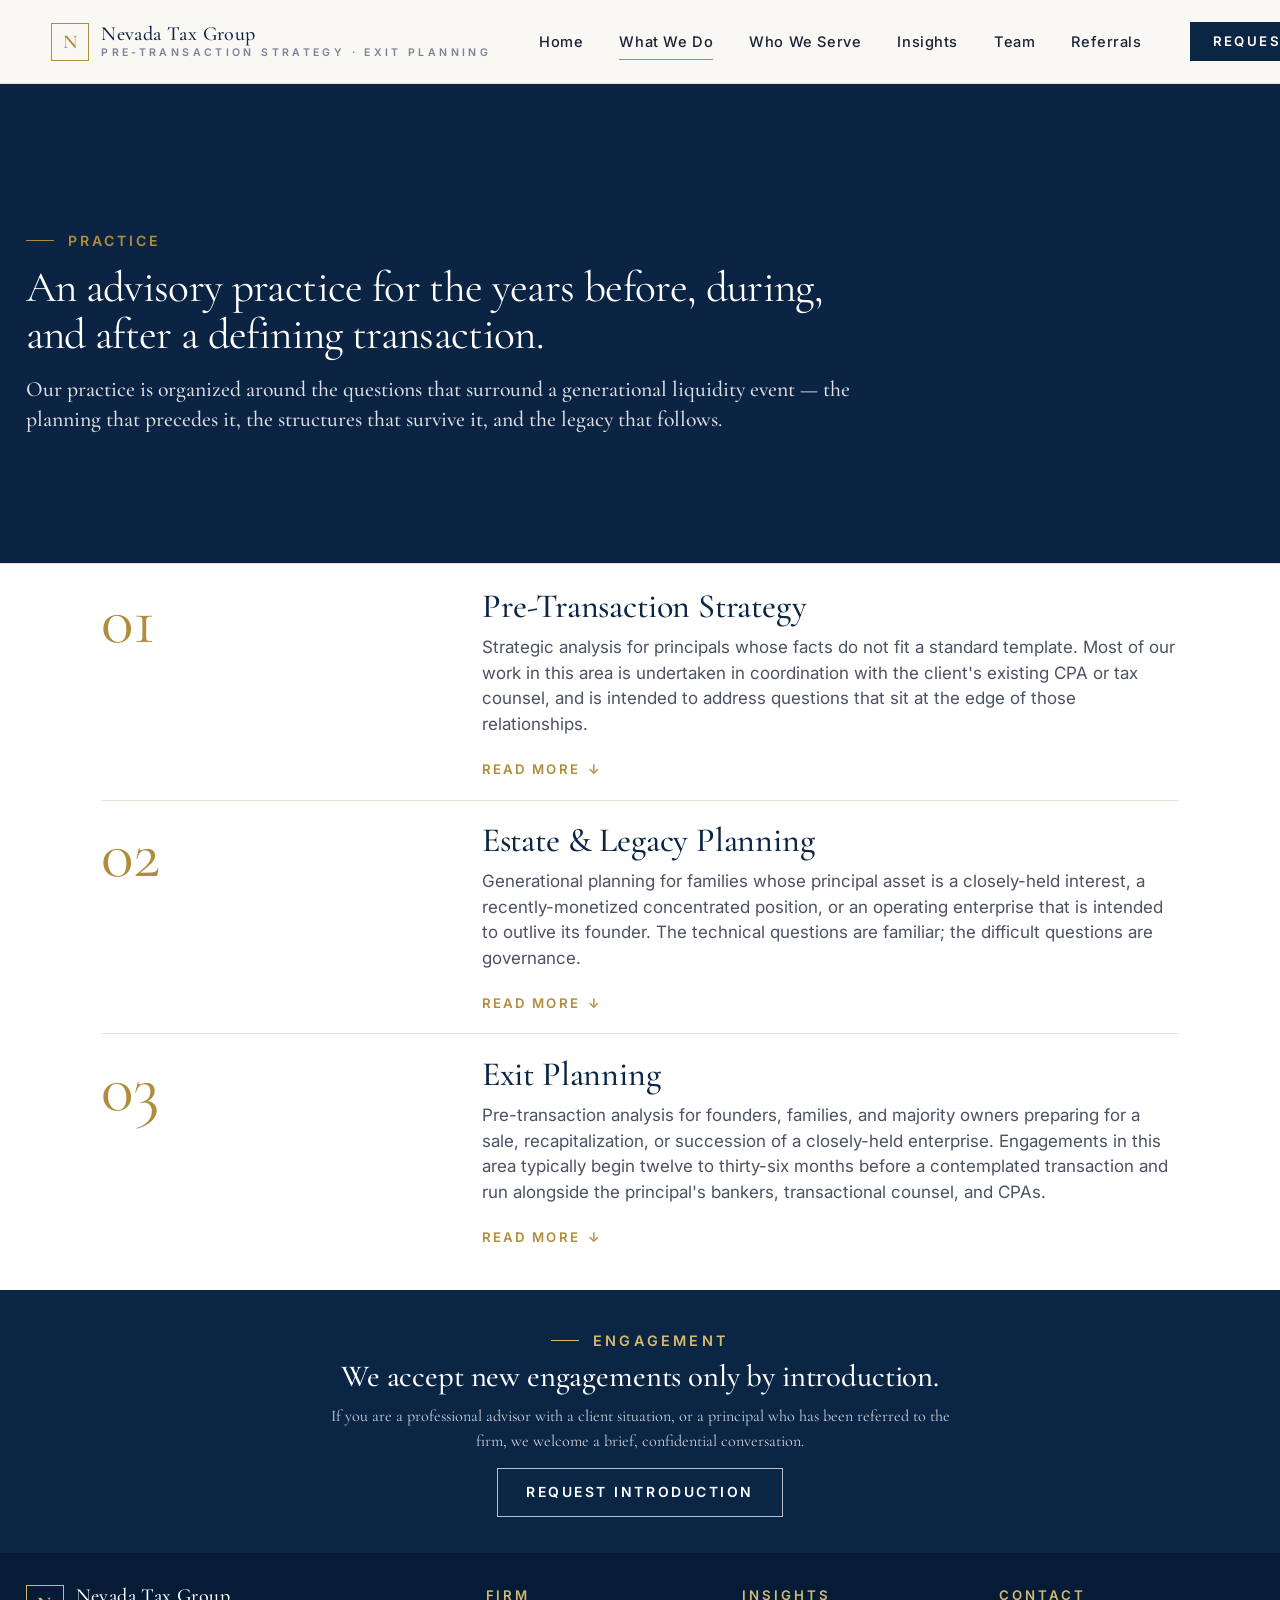
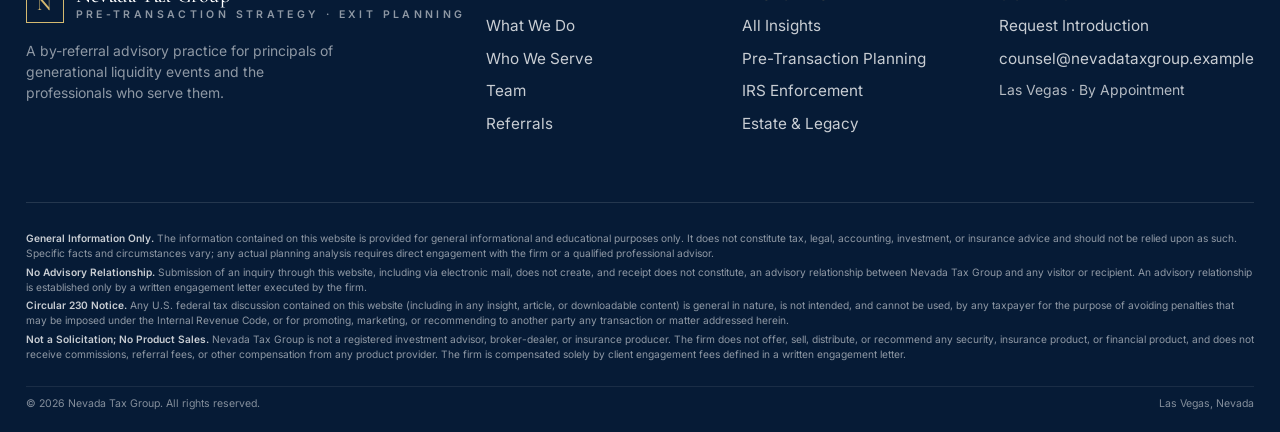
<file: practice.html>
<!DOCTYPE html>
<html lang="en">
<head>
  <meta charset="UTF-8" />
  <meta name="viewport" content="width=device-width, initial-scale=1.0" />
  <meta name="robots" content="noindex, nofollow" />
  <meta http-equiv="Cache-Control" content="no-cache, no-store, must-revalidate" />
  <meta http-equiv="Pragma" content="no-cache" />
  <meta http-equiv="Expires" content="0" />
  <title>Nevada Tax Group</title>
  <meta name="description" content="Pre-transaction strategy, estate and legacy planning, and exit planning for principals." />
  <link rel="preconnect" href="https://fonts.googleapis.com" />
  <link rel="preconnect" href="https://fonts.gstatic.com" crossorigin />
  <link href="https://fonts.googleapis.com/css2?family=Cormorant+Garamond:wght@400;500;600&family=Inter:wght@400;500;600&display=swap" rel="stylesheet" />
  <link rel="stylesheet" href="assets/css/styles.css?v=99" />
  <style>
    /* PRACTICE ACCORDION (all viewports): show first p, hide rest until expanded */
    .practice-row > div:nth-child(2) > p:nth-of-type(n+2) { display: none !important; }
    .practice-row > div:nth-child(2) > ul { display: none !important; }
    .practice-row.expanded > div:nth-child(2) > p { display: block !important; }
    .practice-row.expanded > div:nth-child(2) > ul { display: block !important; }
    .practice-toggle { display: inline-flex !important; align-items: center !important; gap: 8px !important; background: transparent !important; border: 0 !important; color: var(--gold) !important; font-family: 'Inter', sans-serif !important; font-size: 0.78rem !important; font-weight: 600 !important; letter-spacing: 0.16em !important; text-transform: uppercase !important; padding: 12px 0 !important; cursor: pointer !important; margin-top: 6px !important; transition: opacity 0.15s ease !important; }
    .practice-toggle:hover { opacity: 0.7 !important; }
    .practice-toggle::after { content: " ↓" !important; display: inline-block !important; transition: transform 0.2s !important; }
    .practice-row.expanded .practice-toggle::after { content: " ↑" !important; }
    /* Drawer infrastructure — hidden by default on desktop */
    .mobile-menu-toggle, .mobile-drawer, .mobile-drawer-backdrop { display: none; }
      /* Compact engagement CTA + footer (all pages) */
      .section-navy { padding-top: clamp(36px, 4.5vw, 64px); padding-bottom: clamp(36px, 4.5vw, 64px); }
      .section-navy .eyebrow { margin-bottom: 14px; font-size: 0.85rem; }
      .section-navy h2 { font-size: clamp(1.5rem, 2.4vw, 2rem) !important; margin: 0 auto 18px !important; line-height: 1.2; max-width: 22ch; }
      .section-navy .lede { font-size: clamp(0.95rem, 1.25vw, 1.1rem); line-height: 1.55; margin: 0 auto 26px !important; max-width: 56ch; }
      .section-navy .btn { padding: 12px 28px; font-size: 0.82rem; letter-spacing: 0.18em; }
      .site-footer { padding-top: clamp(28px, 3.5vw, 44px); padding-bottom: clamp(18px, 2.5vw, 28px); }
      .site-footer .footer-grid { gap: 24px; margin-bottom: 24px; }
      .site-footer h5 { font-size: 0.78rem; margin-bottom: 8px; }
      .site-footer ul li, .site-footer .footer-brand p { font-size: 0.82rem; line-height: 1.5; }
      .site-footer .compliance { padding-top: 18px; }
      .site-footer .compliance p { font-size: 0.6rem; line-height: 1.5; margin-bottom: 6px; word-break: break-word; overflow-wrap: anywhere; }
      .site-footer .compliance-bottom { font-size: 0.62rem; padding-top: 10px; flex-wrap: wrap; gap: 6px; }
      /* Home: pull hero eyebrow up */
      body.home .hero-inner { padding-top: clamp(48px, 7vw, 96px) !important; padding-bottom: clamp(40px, 6vw, 80px); }
      /* Standardize page-head photo: navy overlay, gold eyebrow, white text */
      .page-head { position: relative; overflow: hidden; padding-top: clamp(40px, 5vw, 76px); padding-bottom: clamp(32px, 4vw, 60px); }
      .page-head-image { position: absolute; inset: 0; background-size: cover; background-position: center; }
      .page-head-image::after { content: ""; position: absolute; inset: 0; background: linear-gradient(180deg, rgba(15,28,55,.45), rgba(15,28,55,.45)); pointer-events: none; }
      .page-head .wrap { position: relative; z-index: 2; }
      .page-head .eyebrow { color: var(--gold) !important; }
      .page-head h1 { color: #fff !important; }
      .page-head .lede { color: rgba(255,255,255,.86) !important; }
      /* Insights articles: apply the same navy overlay to .feature-image */
      .feature-image { position: relative; }
      .feature-image::after { content: ""; position: absolute; inset: 0; background: linear-gradient(180deg, rgba(15,28,55,.45), rgba(15,28,55,.45)); pointer-events: none; }
      /* Tighter section + practice rows */
      .section { padding: clamp(28px, 4vw, 60px) 0; }
      .practice-row { padding: clamp(20px, 3vw, 40px) 0; gap: clamp(18px, 2.5vw, 36px); }
      .practice-row ul li:last-child { border-bottom: 0; }
      /* Home-only: 4-up audience grid */
      body.home .audience { grid-template-columns: repeat(4, 1fr); }
      body.home .audience > a { padding: 44px 28px; }
      body.home .audience h3 { font-size: 1.2rem; }
      body.home .audience p { font-size: 0.9rem; }
      @media (max-width: 1100px) { body.home .audience { grid-template-columns: repeat(2, 1fr); } body.home .audience > a { border-right: 0 !important; } body.home .audience > a:nth-child(odd) { border-right: 1px solid var(--rule) !important; } body.home .audience > a:nth-child(-n+2) { border-bottom: 1px solid var(--rule); } }
      @media (max-width: 700px) { body.home .audience { grid-template-columns: 1fr; } body.home .audience > a { border-right: 0 !important; border-bottom: 1px solid var(--rule); } }
      /* Team teaser clickable card */
      .team-grid a.attorney-link { text-decoration: none; color: inherit; display: block; transition: opacity .2s ease; }
      .team-grid a.attorney-link:hover { opacity: .85; }
      /* Narrow-width tightening */
      @media (max-width: 820px) { .site-footer .compliance p { font-size: 0.56rem; } }
      @media (max-width: 700px) {
        .site-footer .compliance-bottom { flex-direction: column; align-items: flex-start; }
        .site-footer .compliance p { font-size: 0.58rem; }
        .site-footer .compliance-bottom { font-size: 0.58rem; }
        .site-footer ul li, .site-footer .footer-brand p { font-size: 0.78rem; }
        .site-footer h5 { font-size: 0.74rem; }
        .section-navy h2 { font-size: 1.5rem !important; }
        .section-navy .lede { font-size: 0.98rem !important; }
        .section-navy .btn { padding: 11px 24px; font-size: 0.78rem; }
      }
      @media (max-width: 460px) {
        .site-footer .compliance p { font-size: 0.54rem; }
        .site-footer .compliance-bottom { font-size: 0.54rem; }
        .site-footer .footer-grid { gap: 18px !important; margin-bottom: 18px !important; }
        .section-navy h2 { font-size: 1.3rem !important; line-height: 1.2; }
      }
      /* Home hero shrunk to match page-head height */
      body.home .hero { min-height: 0 !important; height: auto !important; padding: 0 !important; position: relative; overflow: hidden; }
      body.home .hero-image { position: absolute !important; inset: 0; background-size: cover; background-position: center; }
      body.home .hero-image::after { content: ""; position: absolute; inset: 0; background: linear-gradient(180deg, rgba(15,28,55,.45), rgba(15,28,55,.45)); pointer-events: none; }
      body.home .hero-inner { position: relative; z-index: 2; padding-top: clamp(40px, 5vw, 76px) !important; padding-bottom: clamp(32px, 4vw, 60px) !important; }
    
    /* Lock hero + page-head to identical fixed heights */
    .page-head, body.home .hero { min-height: clamp(300px, 38vw, 480px) !important; max-height: clamp(300px, 38vw, 480px) !important; height: clamp(300px, 38vw, 480px) !important; display: flex; align-items: center; }
    body.home .hero-inner, .page-head .wrap { padding-top: 0 !important; padding-bottom: 0 !important; }
    /* Hide home hero button to match page-head content density */
    body.home .hero .btn { display: none !important; }
  
    /* Page-head text aligned to far left, matching home hero */
    .page-head .wrap { max-width: 80ch !important; margin-left: 0 !important; margin-right: auto !important; padding-left: clamp(12px, 2vw, 32px) !important; padding-right: clamp(12px, 2vw, 32px) !important; text-align: left !important; }
    .page-head .wrap > * { margin-left: 0 !important; max-width: 100% !important; }
  
    /* Match home hero text sizes on every page-head */
    .page-head h1 { font-size: clamp(1.85rem, 4.7vw, 2.55rem) !important; line-height: 1.08 !important; margin-bottom: 16px !important; }
    .page-head .lede { font-size: clamp(1rem, 1.7vw, 1.33rem) !important; line-height: 1.4 !important; }
    .page-head .eyebrow { font-size: 0.83rem !important; margin-bottom: 12px !important; }
  
    /* Unify page-head + home hero text colors (dark text on light overlay) */
    body.home .hero .eyebrow, .page-head .eyebrow { color: var(--gold) !important; }
    body.home .hero h1, .page-head h1 { color: #FFF !important; }
    body.home .hero .lede, .page-head .lede { color: rgba(255,255,255,.86) !important; font-weight: 500; }
  
    /* Match home hero substrate: navy bg + 0.35 photo opacity */
    .page-head { background: var(--navy) !important; }
    .page-head-image { opacity: 0.35 !important; }
    /* Footer: widen to ~1500px + compress vertical rhythm uniformly */
    .site-footer .wrap { max-width: 1500px !important; padding-left: clamp(20px, 2vw, 36px) !important; padding-right: clamp(20px, 2vw, 36px) !important; }
    .site-footer { padding-top: clamp(20px, 2.5vw, 32px) !important; padding-bottom: clamp(12px, 1.5vw, 20px) !important; }
    .site-footer .footer-grid { gap: 20px !important; margin-bottom: 16px !important; }
    .site-footer .compliance { padding-top: 12px !important; }
    .site-footer .compliance p { line-height: 1.45 !important; margin-bottom: 4px !important; }
    .site-footer .compliance-bottom { padding-top: 8px !important; }
    /* Engagement CTA: widen text + compress vertical uniformly */
    .section-navy { padding-top: clamp(22px, 2.8vw, 38px) !important; padding-bottom: clamp(22px, 2.8vw, 38px) !important; }
    .section-navy .wrap-narrow { max-width: 1000px !important; padding-left: clamp(20px, 2vw, 36px) !important; padding-right: clamp(20px, 2vw, 36px) !important; }
    .section-navy .eyebrow { margin-bottom: 6px !important; }
    .section-navy h2 { max-width: 56ch !important; margin: 0 auto 8px !important; }
    .section-navy .lede { max-width: 78ch !important; margin: 0 auto 14px !important; }
    /* Body content sections: widen wrap-narrow + compress vertical (excludes navy CTA) */
    .section:not(.section-navy) .wrap-narrow { max-width: 1100px !important; padding-left: clamp(20px, 2vw, 36px) !important; padding-right: clamp(20px, 2vw, 36px) !important; }
    .section:not(.section-navy) { padding-top: clamp(22px, 2.8vw, 38px) !important; padding-bottom: clamp(22px, 2.8vw, 38px) !important; }
    .section:not(.section-navy) .wrap-narrow p { margin-bottom: 12px !important; }
    .section:not(.section-navy) .wrap-narrow h2 { margin-bottom: 12px !important; }
    .practice-row { margin-bottom: clamp(18px, 2.5vw, 36px) !important; }
    .practice-row h2 { margin-bottom: 10px !important; }
    .practice-row p { margin-bottom: 8px !important; line-height: 1.5 !important; }
    .practice-row ul { margin-top: 8px !important; }
    .practice-row li { margin-bottom: 4px !important; padding-top: 8px !important; padding-bottom: 8px !important; }
    /* Practice page: tighter — headings hug previous row */
    .section:has(.practice-row) { padding-top: clamp(8px, 1vw, 16px) !important; padding-bottom: clamp(8px, 1vw, 16px) !important; }
    .practice-row { margin-bottom: clamp(6px, 0.8vw, 14px) !important; padding-top: clamp(6px, 0.8vw, 14px) !important; padding-bottom: clamp(6px, 0.8vw, 14px) !important; }
    .practice-row h2 { margin-top: 0 !important; margin-bottom: 8px !important; }
    .practice-row p { margin-bottom: 6px !important; line-height: 1.5 !important; }
    .practice-row ul { margin-top: 6px !important; }
    .practice-row li { margin-bottom: 2px !important; padding-top: 6px !important; padding-bottom: 6px !important; }
    /* ========== MOBILE FIXES (≤768px) — desktop untouched ========== */
    @media (max-width: 768px) {
      /* MOBILE FIX: header nav — hide desktop links, condense brand to make room for CTA. Why crowded: 6 nav links + CTA + brand all on one row at 390px is impossible. */
      .site-header .nav { padding: 12px 16px !important; gap: 8px !important; }
      .site-header .nav { flex-wrap: wrap !important; }
      .site-header .nav-links { display: grid !important; grid-template-columns: repeat(3, 1fr) !important; order: 3 !important; width: 100% !important; gap: 4px !important; padding: 10px 8px 6px !important; border-top: 1px solid var(--rule) !important; margin-top: 8px !important; }
      .site-header .nav-links a { font-size: 0.7rem !important; padding: 10px 4px !important; min-height: 38px !important; text-align: center !important; }
      .site-header .nav-cta { padding: 10px 14px !important; font-size: 0.62rem !important; letter-spacing: 0.12em !important; min-height: 44px !important; display: inline-flex !important; align-items: center !important; }
      .site-header .brand-name small { display: none !important; }

      /* MOBILE FIX: hero + page-head — text was full-bleed left with no side padding, h1 too large. Why crowded: clamps designed for 1440px viewport. */
      .hero-inner, .page-head .wrap { padding: 24px 18px !important; max-width: 100% !important; }
      body.home .hero h1, body .page-head h1 { font-size: clamp(0.95rem, 3.6vw, 1.2rem) !important; max-width: 100% !important; line-height: 1.18 !important; margin-bottom: 8px !important; font-weight: 500 !important; }
      body.home .hero .lede, body .page-head .lede { font-size: 0.72rem !important; max-width: 100% !important; line-height: 1.4 !important; }
      body.home .hero .eyebrow, body .page-head .eyebrow { font-size: 0.62rem !important; margin-bottom: 6px !important; letter-spacing: 0.16em !important; }
      .page-head, body.home .hero { min-height: clamp(160px, 38vw, 240px) !important; max-height: none !important; height: auto !important; }

      /* MOBILE FIX: Engagement CTA — recently compressed to 22-38px padding which strangles the section on phone. */
      .section-navy { padding-top: clamp(36px, 8vw, 56px) !important; padding-bottom: clamp(36px, 8vw, 56px) !important; }
      .section-navy .wrap-narrow { padding-left: 20px !important; padding-right: 20px !important; max-width: 100% !important; }
      .section-navy h2 { font-size: clamp(1.4rem, 5.8vw, 1.7rem) !important; max-width: 100% !important; line-height: 1.18 !important; margin: 0 auto 16px !important; }
      .section-navy .lede { font-size: 0.95rem !important; max-width: 100% !important; line-height: 1.55 !important; margin: 0 auto 24px !important; }
      .section-navy .btn { padding: 14px 22px !important; font-size: 0.72rem !important; min-height: 44px !important; }

      /* MOBILE FIX: footer — was multi-column on a 390px screen; collapse to single column with comfortable gap. */
      .site-footer { padding-top: clamp(32px, 7vw, 48px) !important; padding-bottom: clamp(20px, 4vw, 28px) !important; }
      .site-footer .wrap { padding-left: 20px !important; padding-right: 20px !important; max-width: 100% !important; }
      .site-footer .footer-grid { grid-template-columns: 1fr !important; gap: 24px !important; margin-bottom: 22px !important; }
      .site-footer ul li, .site-footer .footer-brand p { font-size: 0.92rem !important; line-height: 1.55 !important; }
      .site-footer h5 { font-size: 0.85rem !important; margin-bottom: 10px !important; }
      .site-footer .compliance { padding-top: 18px !important; }
      .site-footer .compliance p { font-size: 0.7rem !important; line-height: 1.55 !important; margin-bottom: 10px !important; }
      .site-footer .compliance-bottom { flex-direction: column !important; gap: 4px !important; font-size: 0.7rem !important; padding-top: 12px !important; }

      /* MOBILE FIX: body content sections — recent web-wide tightening squeezed mobile paragraphs together. */
      .section:not(.section-navy) { padding-top: clamp(28px, 6vw, 44px) !important; padding-bottom: clamp(28px, 6vw, 44px) !important; }
      .section:not(.section-navy) .wrap-narrow { max-width: 100% !important; padding-left: 20px !important; padding-right: 20px !important; }
      .section:not(.section-navy) .wrap-narrow p { font-size: 0.95rem !important; line-height: 1.6 !important; margin-bottom: 14px !important; }
      .section:not(.section-navy) .wrap-narrow h2 { font-size: clamp(1.4rem, 5.5vw, 1.7rem) !important; margin-bottom: 14px !important; }

      /* MOBILE FIX: practice page rows — heading-hugs-row CSS made the rows feel cramped on phone. */
      .practice-row { margin-bottom: clamp(20px, 4vw, 32px) !important; padding-top: clamp(18px, 4vw, 26px) !important; padding-bottom: clamp(18px, 4vw, 26px) !important; }
      .practice-row h2 { font-size: clamp(1.3rem, 5vw, 1.55rem) !important; margin-top: 0 !important; margin-bottom: 12px !important; }
      .practice-row p { font-size: 0.95rem !important; line-height: 1.6 !important; margin-bottom: 12px !important; }
      .practice-row li { font-size: 0.92rem !important; margin-bottom: 4px !important; padding-top: 10px !important; padding-bottom: 10px !important; }
      .practice-row .num { font-size: clamp(1.8rem, 7vw, 2.4rem) !important; }
      .practice-row ul { margin-top: 8px !important; }

      /* MOBILE FIX: audience grid (Who We Serve) — already stacks but each card needed more padding. */
      .audience { grid-template-columns: 1fr !important; }
      .audience > a { padding: 28px 22px !important; border-right: 0 !important; border-bottom: 1px solid var(--rule) !important; }
      .audience h3 { font-size: 1.15rem !important; margin-bottom: 10px !important; }
      .audience p { font-size: 0.95rem !important; line-height: 1.55 !important; }

      /* MOBILE FIX: insights list rows — 3-column desktop grid is unreadable on phone. Stack vertically. */
      .insight-row { grid-template-columns: 1fr !important; gap: 8px !important; padding: 22px 0 !important; }
      .insight-row .meta { font-size: 0.78rem !important; }
      .insight-row h3 { font-size: 1.15rem !important; }
      .insight-row .read { margin-top: 8px !important; }

      /* MOBILE FIX: split-section (about) — already stacks below 820px, but tighten internal padding for phone. */
      .split-section .split-col { padding: 28px 22px !important; }

      /* MOBILE FIX: article body (insights-1/2/3) — long-form reading needs comfortable size on phone. */
      .article-body p { font-size: 1rem !important; line-height: 1.7 !important; margin-bottom: 16px !important; }
      .article-body h2 { font-size: 1.35rem !important; margin-top: 32px !important; margin-bottom: 14px !important; }

      /* MOBILE FIX: touch targets — buttons and inline-arrow links need 44px min height for accessibility. */
      .btn, .nav-cta, .link-arrow { min-height: 44px !important; display: inline-flex !important; align-items: center !important; }

      /* MOBILE FIX: team-grid — single card was filling whole screen on mobile */
      .team-grid { max-width: 320px !important; margin-left: auto !important; margin-right: auto !important; gap: 24px !important; }
      .team-grid .portrait { aspect-ratio: 1 / 1.15 !important; margin-bottom: 16px !important; }
      .team-grid .attorney h3 { font-size: 1.25rem !important; }
      .team-grid .attorney .role { font-size: 0.7rem !important; }
      .team-grid .attorney .bio { font-size: 0.9rem !important; }
      .team-grid .attorney .creds { font-size: 0.78rem !important; }
      
      /* MOBILE FIX: split-section (about) — internal padding tighter on phone */
      .split-section .split-grid { grid-template-columns: 1fr !important; grid-template-rows: auto auto auto !important; min-height: 0 !important; }
      .split-section .split-divider { height: 1px !important; min-height: 1px !important; width: 100% !important; }
      .split-section .split-col { padding: 24px 20px !important; }
      .split-section .split-col h2 { font-size: 1.2rem !important; margin-bottom: 10px !important; }
      .split-section .split-col p { font-size: 0.88rem !important; line-height: 1.55 !important; margin-bottom: 8px !important; }
      
      /* MOBILE FIX: practice-row — desktop has 2-col layout (number + content); stack vertically on mobile */
      .practice-row { display: block !important; }
      .practice-row > div:first-child { margin-bottom: 8px !important; }
      .practice-row .num { font-size: 1.4rem !important; opacity: 0.6 !important; }
      
      /* MOBILE FIX: insight-row — already stacks, but ensure title sizing is right */
      .insight-row .meta { font-size: 0.72rem !important; opacity: 0.7 !important; }
      .insight-row h3 a { font-size: 1.1rem !important; line-height: 1.25 !important; }
      .insight-row p { font-size: 0.9rem !important; line-height: 1.5 !important; }
      
      /* MOBILE FIX: insights articles (insights-1/2/3) — feature image + article body */
      .feature-image { height: clamp(180px, 45vw, 280px) !important; }
      .article-meta { font-size: 0.72rem !important; flex-wrap: wrap !important; gap: 6px !important; }
      .article-body p { font-size: 0.95rem !important; line-height: 1.65 !important; margin-bottom: 14px !important; }
      .article-body h2 { font-size: 1.2rem !important; margin-top: 26px !important; margin-bottom: 12px !important; }
      .article-body blockquote { font-size: 0.95rem !important; padding: 14px 18px !important; margin: 16px 0 !important; }
      .rule-gold { margin: 20px 0 !important; }
      
      /* MOBILE FIX: contact form on contact.html if any */
      input, textarea, select { font-size: 16px !important; }
      
      /* MOBILE FIX: section-cream "Continue Reading" cards on insight pages */
      .section-cream .grid-2 { grid-template-columns: 1fr !important; gap: 14px !important; }
      .section-cream .card { padding: 18px 18px !important; }
      .section-cream .card h3 a { font-size: 1.05rem !important; }
      .section-cream .card p { font-size: 0.88rem !important; }
      /* MOBILE DRAWER: hide existing nav, show hamburger + slide-in drawer */
      .site-header .nav { padding: 14px 18px !important; display: flex !important; align-items: center !important; gap: 12px !important; flex-wrap: nowrap !important; }
      .site-header .nav-links, .site-header .nav-cta { display: none !important; }
      .site-header .brand-name { font-size: 0.95rem !important; }
      .site-header .brand-name small { display: none !important; }
      .site-header .brand-mark { width: 28px !important; height: 28px !important; font-size: 0.85rem !important; }

      .mobile-menu-toggle { display: inline-flex !important; flex-direction: column !important; justify-content: center !important; align-items: center !important; gap: 5px !important; width: 36px !important; height: 36px !important; background: transparent !important; border: 0 !important; cursor: pointer !important; padding: 0 !important; z-index: 60 !important; position: relative !important; }
      .mobile-menu-toggle span { display: block !important; width: 22px !important; height: 1.5px !important; background: var(--navy) !important; transition: transform 0.25s ease, opacity 0.25s ease !important; }
      body.drawer-open .mobile-menu-toggle span:nth-child(1) { transform: translateY(6.5px) rotate(45deg) !important; }
      body.drawer-open .mobile-menu-toggle span:nth-child(2) { opacity: 0 !important; }
      body.drawer-open .mobile-menu-toggle span:nth-child(3) { transform: translateY(-6.5px) rotate(-45deg) !important; }

      .mobile-drawer { display: block !important; position: fixed !important; top: 0 !important; left: 0 !important; width: 85vw !important; max-width: 360px !important; height: 100vh !important; background: var(--navy) !important; color: #fff !important; z-index: 100 !important; transform: translateX(-100%) !important; transition: transform 0.3s ease !important; overflow-y: auto !important; padding: 28px 28px !important; box-sizing: border-box !important; }
      body.drawer-open .mobile-drawer { transform: translateX(0) !important; }
      body.drawer-open { overflow: hidden !important; }

      .mobile-drawer-eyebrow { font-family: 'Inter', sans-serif !important; color: var(--gold) !important; font-size: 0.7rem !important; font-weight: 600 !important; letter-spacing: 0.22em !important; margin-top: 8px !important; margin-bottom: 28px !important; }
      .mobile-drawer-nav { display: flex !important; flex-direction: column !important; gap: 0 !important; }
      .mobile-drawer-nav a { color: #fff !important; text-decoration: none !important; font-family: 'Cormorant Garamond', Georgia, serif !important; font-size: 1.4rem !important; font-weight: 500 !important; padding: 14px 0 !important; border-bottom: 1px solid rgba(255,255,255,0.08) !important; min-height: 44px !important; }
      .mobile-drawer-nav a.cta { color: var(--gold) !important; font-style: italic !important; font-size: 1rem !important; padding-top: 28px !important; border-bottom: 0 !important; font-family: 'Inter', sans-serif !important; font-style: normal !important; letter-spacing: 0.08em !important; text-transform: none !important; }
      .mobile-drawer-footer { margin-top: 36px !important; padding-top: 24px !important; border-top: 1px solid rgba(255,255,255,0.08) !important; color: rgba(255,255,255,0.5) !important; font-size: 0.7rem !important; letter-spacing: 0.16em !important; text-transform: uppercase !important; font-family: 'Inter', sans-serif !important; }

      .mobile-drawer-backdrop { display: block !important; position: fixed !important; top: 0 !important; left: 0 !important; width: 100vw !important; height: 100vh !important; background: rgba(11,28,55,0.55) !important; z-index: 99 !important; opacity: 0 !important; pointer-events: none !important; transition: opacity 0.25s ease !important; }
      body.drawer-open .mobile-drawer-backdrop { opacity: 1 !important; pointer-events: auto !important; }
      /* DRAWER CTA: bigger touch target + prominent gold button */
      .mobile-drawer-nav a.cta { display: inline-block !important; background: var(--gold) !important; color: var(--navy) !important; padding: 14px 22px !important; font-size: 0.85rem !important; font-weight: 600 !important; letter-spacing: 0.14em !important; text-transform: uppercase !important; border-radius: 2px !important; text-align: center !important; margin-top: 28px !important; align-self: stretch !important; min-height: 48px !important; }
      /* PRACTICE MOBILE: accordion — show first paragraph, hide rest until expanded */
      .practice-row > div:nth-child(2) > p:nth-of-type(n+2) { display: none !important; }
      .practice-row > div:nth-child(2) > ul { display: none !important; }
      .practice-row.expanded > div:nth-child(2) > p { display: block !important; }
      .practice-row.expanded > div:nth-child(2) > ul { display: block !important; }
      .practice-toggle { display: inline-flex !important; align-items: center !important; gap: 6px !important; background: transparent !important; border: 0 !important; color: var(--gold) !important; font-family: 'Inter', sans-serif !important; font-size: 0.75rem !important; font-weight: 600 !important; letter-spacing: 0.14em !important; text-transform: uppercase !important; padding: 10px 0 !important; cursor: pointer !important; margin-top: 4px !important; }
      .practice-toggle::after { content: " ↓" !important; transition: transform 0.2s !important; display: inline-block; }
      .practice-row.expanded .practice-toggle::after { content: " ↑" !important; }
      /* Tighter practice typography on mobile */
      .practice-row h2 { font-size: 1.2rem !important; margin-bottom: 8px !important; }
      .practice-row p { font-size: 0.92rem !important; line-height: 1.55 !important; margin-bottom: 10px !important; }
      .practice-row li { font-size: 0.88rem !important; padding-top: 8px !important; padding-bottom: 8px !important; }
      .practice-row .num { font-size: 1.2rem !important; }
      /* INTERIOR MOBILE: tall page-head + hidden lede + larger h1 (matching home treatment) */
      body .page-head { min-height: 78vh !important; max-height: none !important; }
      body .page-head .wrap { padding: 24vh 22px 32px !important; display: flex !important; flex-direction: column !important; justify-content: flex-start !important; }
      body .page-head h1 { font-size: clamp(1.7rem, 7.5vw, 2.4rem) !important; line-height: 1.1 !important; max-width: 100% !important; margin-bottom: 16px !important; }
      body .page-head .lede { display: none !important; }
      body .page-head .eyebrow { font-size: 0.7rem !important; margin-bottom: 14px !important; letter-spacing: 0.2em !important; }
    
    
    
    
    }
    /* ========== END MOBILE FIXES ========== */
    /* DESKTOP: sticky header + nav-cta clickable hover */
    @media (min-width: 769px) {
      .site-header { position: sticky !important; top: 0 !important; z-index: 50 !important; background: var(--cream) !important; transition: box-shadow 0.25s ease !important; }
      .site-header.scrolled { box-shadow: 0 2px 16px rgba(11,28,55,0.08) !important; }
      .nav-cta { transition: background 0.2s ease, color 0.2s ease, border-color 0.2s ease !important; }
      .nav-cta:hover { background: var(--gold) !important; color: var(--navy) !important; border-color: var(--gold) !important; }
    }
  </style>
</head>
<body>

  <header class="site-header">
    <div class="nav">
      <button class="mobile-menu-toggle" aria-label="Open menu" onclick="document.body.classList.toggle('drawer-open')"><span></span><span></span><span></span></button>
      <a class="brand" href="index.html">
        <span class="brand-mark">N</span>
        <span class="brand-name">Nevada Tax Group<small>Pre-Transaction Strategy · Exit Planning</small></span>
      </a>
      <nav class="nav-links">
        <a href="index.html">Home</a>
        <a href="practice.html" class="active">What We Do</a>
        <a href="about.html">Who We Serve</a>
        <a href="insights.html">Insights</a>
        <a href="team.html">Team</a>
        <a href="referrals.html">Referrals</a>
      </nav>
      <a href="contact.html" class="nav-cta">Request Introduction</a>
    </div>
  </header>

  <aside class="mobile-drawer" aria-label="Mobile navigation">
    <div class="mobile-drawer-eyebrow">— MENU</div>
    <nav class="mobile-drawer-nav">
      <a href="index.html" onclick="document.body.classList.remove('drawer-open')">Home</a>
      <a href="practice.html" onclick="document.body.classList.remove('drawer-open')">What We Do</a>
      <a href="about.html" onclick="document.body.classList.remove('drawer-open')">Who We Serve</a>
      <a href="insights.html" onclick="document.body.classList.remove('drawer-open')">Insights</a>
      <a href="team.html" onclick="document.body.classList.remove('drawer-open')">Team</a>
      <a href="referrals.html" onclick="document.body.classList.remove('drawer-open')">Referrals</a>
      <a href="contact.html" class="cta" onclick="document.body.classList.remove('drawer-open')">Request Introduction &rarr;</a>
    </nav>
    <div class="mobile-drawer-footer">Las Vegas &middot; By Appointment</div>
  </aside>
  <div class="mobile-drawer-backdrop" onclick="document.body.classList.remove('drawer-open')" aria-hidden="true"></div>

  <section class="page-head">
    <div class="page-head-image" style="background-image:url('https://images.unsplash.com/photo-1497366216548-37526070297c?ixlib=rb-4.0.3&auto=format&fit=crop&w=2000&q=80');"></div>
    <div class="wrap">
      <span class="eyebrow">Practice</span>
      <h1>An advisory practice for the years before, during, and after a defining transaction.</h1>
      <p class="lede">Our practice is organized around the questions that surround a generational liquidity event — the planning that precedes it, the structures that survive it, and the legacy that follows.</p>
    </div>
  </section>

  <section class="section">
    <div class="wrap">

      <article class="practice-row" id="tax">
        <div>
          <span class="num">01</span>
        </div>
        <div>
          <h2>Pre-Transaction Strategy</h2>
          <p>Strategic analysis for principals whose facts do not fit a standard template. Most of our work in this area is undertaken in coordination with the client's existing CPA or tax counsel, and is intended to address questions that sit at the edge of those relationships.</p>
          <p>Our role is to bring sustained, focused attention to a small number of questions — and to do so on a timeline that allows the answers to actually shape the transaction.</p>
          <ul>
            <li>Pre-transaction structural review of closely-held businesses</li>
            <li>Entity organization and rationalization analysis</li>
            <li>Qualified small business stock considerations</li>
            <li>Sale structure analysis (installment, deferred, contingent consideration)</li>
            <li>State residency considerations in advance of a transaction</li>
            <li>Charitable strategy as it intersects with a transaction timeline</li>
            <li>Coordination with existing CPAs, transactional counsel, and wealth advisors</li>
          </ul>
        </div>
      </article>

      <article class="practice-row" id="estate">
        <div>
          <span class="num">02</span>
        </div>
        <div>
          <h2>Estate &amp; Legacy Planning</h2>
          <p>Generational planning for families whose principal asset is a closely-held interest, a recently-monetized concentrated position, or an operating enterprise that is intended to outlive its founder. The technical questions are familiar; the difficult questions are governance.</p>
          <p>We approach this work as a long, patient conversation, not a transaction. The structures matter, but the structures only function if the family understands them and the next generation is prepared to operate within them.</p>
          <ul>
            <li>Generational transfer strategy around a concentrated holding</li>
            <li>Trust structure analysis, including directed-trustee considerations</li>
            <li>Family governance frameworks and intergenerational education</li>
            <li>Charitable lead and remainder strategy; private foundation considerations</li>
            <li>Succession analysis for operating businesses passing within a family</li>
            <li>Coordination with corporate trustees, wealth advisors, and family offices</li>
          </ul>
        </div>
      </article>

      <article class="practice-row" id="exit">
        <div>
          <span class="num">03</span>
        </div>
        <div>
          <h2>Exit Planning</h2>
          <p>Pre-transaction analysis for founders, families, and majority owners preparing for a sale, recapitalization, or succession of a closely-held enterprise. Engagements in this area typically begin twelve to thirty-six months before a contemplated transaction and run alongside the principal's bankers, transactional counsel, and CPAs.</p>
          <p>The work is not deal advisory. The work is the planning that surrounds the deal — the questions a banker is not retained to answer and the questions transactional counsel cannot reach in the timeline of a live process.</p>
          <ul>
            <li>Pre-LOI tax and estate posture review</li>
            <li>Sale-process readiness for the principal, separate from the company</li>
            <li>Liquidity event analysis for the family balance sheet</li>
            <li>Coordination with investment bankers, M&amp;A counsel, and wealth advisors</li>
            <li>Post-closing entity rationalization analysis</li>
            <li>Long-form document review for the principal's personal positions</li>
          </ul>
        </div>
      </article>

    </div>
  </section>

  <section class="section section-navy">
    <div class="wrap-narrow center">
      <span class="eyebrow">Engagement</span>
      <h2 style="color:#FFF;">We accept new engagements only by introduction.</h2>
      <p class="lede" style="">If you are a professional advisor with a client situation, or a principal who has been referred to the firm, we welcome a brief, confidential conversation.</p>
      <a href="contact.html" class="btn btn-ghost-light">Request Introduction</a>
    </div>
  </section>

  <footer class="site-footer">
    <div class="wrap">
      <div class="footer-grid">
        <div class="footer-brand">
          <a class="brand" href="index.html" style="text-decoration:none;">
            <span class="brand-mark">N</span>
            <span class="brand-name">Nevada Tax Group<small>Pre-Transaction Strategy · Exit Planning</small></span>
          </a>
          <p>A by-referral advisory practice for principals of generational liquidity events and the professionals who serve them.</p>
        </div>
        <div>
          <h5>Firm</h5>
          <ul>
            <li><a href="practice.html">What We Do</a></li>
            <li><a href="about.html">Who We Serve</a></li>
            <li><a href="team.html">Team</a></li>
            <li><a href="referrals.html">Referrals</a></li>
          </ul>
        </div>
        <div>
          <h5>Insights</h5>
          <ul>
            <li><a href="insights.html">All Insights</a></li>
            <li><a href="insights-1.html">Pre-Transaction Planning</a></li>
            <li><a href="insights-2.html">IRS Enforcement</a></li>
            <li><a href="insights-3.html">Estate &amp; Legacy</a></li>
          </ul>
        </div>
        <div>
          <h5>Contact</h5>
          <ul>
            <li><a href="contact.html">Request Introduction</a></li>
            <li><a href="mailto:counsel@nevadataxgroup.example">counsel@nevadataxgroup.example</a></li>
            <li>Las Vegas · By Appointment</li>
          </ul>
        </div>
      </div>

      <div class="compliance">
        <p><strong>General Information Only.</strong> The information contained on this website is provided for general informational and educational purposes only. It does not constitute tax, legal, accounting, investment, or insurance advice and should not be relied upon as such. Specific facts and circumstances vary; any actual planning analysis requires direct engagement with the firm or a qualified professional advisor.</p>
        <p><strong>No Advisory Relationship.</strong> Submission of an inquiry through this website, including via electronic mail, does not create, and receipt does not constitute, an advisory relationship between Nevada Tax Group and any visitor or recipient. An advisory relationship is established only by a written engagement letter executed by the firm.</p>
        <p><strong>Circular 230 Notice.</strong> Any U.S. federal tax discussion contained on this website (including in any insight, article, or downloadable content) is general in nature, is not intended, and cannot be used, by any taxpayer for the purpose of avoiding penalties that may be imposed under the Internal Revenue Code, or for promoting, marketing, or recommending to another party any transaction or matter addressed herein.</p>
        <p><strong>Not a Solicitation; No Product Sales.</strong> Nevada Tax Group is not a registered investment advisor, broker-dealer, or insurance producer. The firm does not offer, sell, distribute, or recommend any security, insurance product, or financial product, and does not receive commissions, referral fees, or other compensation from any product provider. The firm is compensated solely by client engagement fees defined in a written engagement letter.</p>
        <div class="compliance-bottom">
          <span>© 2026 Nevada Tax Group. All rights reserved.</span>
          <span>Las Vegas, Nevada</span>
        </div>
      </div>
    </div>
  </footer>

<script>document.addEventListener('keydown',function(e){if(e.key==='Escape')document.body.classList.remove('drawer-open')});</script>
<script>window.addEventListener('scroll',function(){var h=document.querySelector('.site-header');if(h)h.classList.toggle('scrolled',window.scrollY>80)});</script>
<script>
document.addEventListener('DOMContentLoaded',function(){
  document.querySelectorAll('.practice-row').forEach(function(row){
    if(row.querySelector('.practice-toggle'))return;
    var contentCol;
    var children=row.children;
    for(var i=0;i<children.length;i++){
      if(children[i].tagName==='DIV'&&children[i].querySelector('h2')){
        contentCol=children[i];
        break;
      }
    }
    if(!contentCol)return;
    var firstP=contentCol.querySelector('p');
    if(!firstP)return;
    var btn=document.createElement('button');
    btn.className='practice-toggle';
    btn.type='button';
    btn.textContent='Read more';
    btn.setAttribute('aria-expanded','false');
    btn.addEventListener('click',function(){
      var open=row.classList.toggle('expanded');
      btn.textContent=open?'Read less':'Read more';
      btn.setAttribute('aria-expanded',open?'true':'false');
    });
    firstP.insertAdjacentElement('afterend',btn);
  });
});
</script>
</body>
</html>
</file>
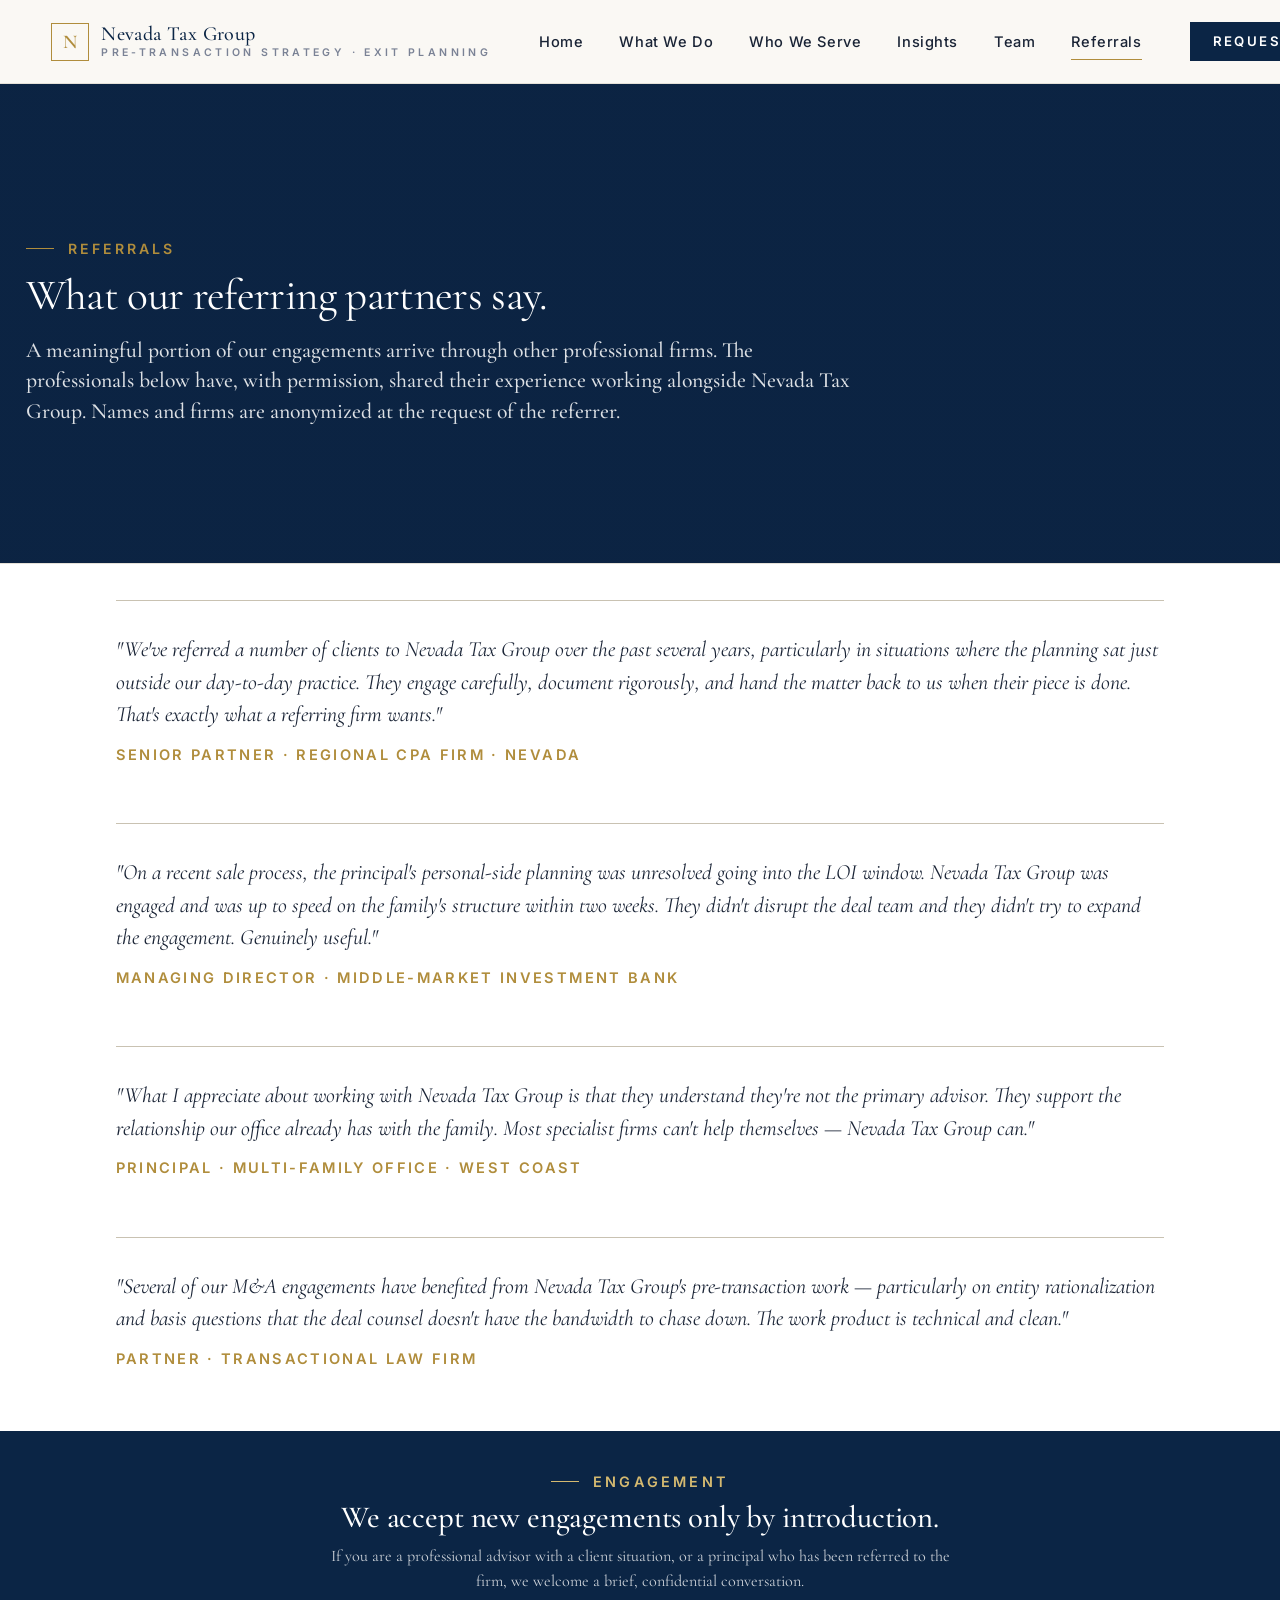
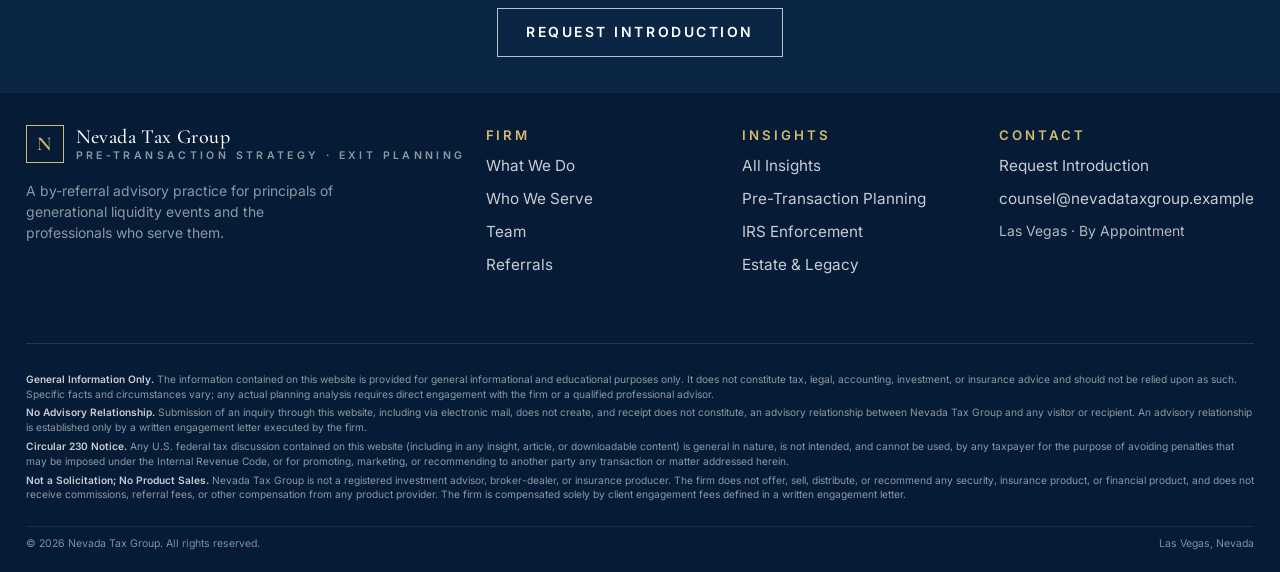
<file: referrals.html>
<!DOCTYPE html>
<html lang="en">
<head>
  <meta charset="UTF-8" />
  <meta name="viewport" content="width=device-width, initial-scale=1.0" />
  <meta name="robots" content="noindex, nofollow" />
  <meta http-equiv="Cache-Control" content="no-cache, no-store, must-revalidate" />
  <meta http-equiv="Pragma" content="no-cache" />
  <meta http-equiv="Expires" content="0" />
  <title>Nevada Tax Group</title>
  <meta name="description" content="What our referring partners say about working alongside Nevada Tax Group." />
  <link rel="preconnect" href="https://fonts.googleapis.com" />
  <link rel="preconnect" href="https://fonts.gstatic.com" crossorigin />
  <link href="https://fonts.googleapis.com/css2?family=Cormorant+Garamond:wght@400;500;600&family=Inter:wght@400;500;600&display=swap" rel="stylesheet" />
  <link rel="stylesheet" href="assets/css/styles.css?v=97" />
  <style>
    /* Drawer infrastructure — hidden by default on desktop */
    .mobile-menu-toggle, .mobile-drawer, .mobile-drawer-backdrop { display: none; }
      /* Compact engagement CTA + footer (all pages) */
      .section-navy { padding-top: clamp(36px, 4.5vw, 64px); padding-bottom: clamp(36px, 4.5vw, 64px); }
      .section-navy .eyebrow { margin-bottom: 14px; font-size: 0.85rem; }
      .section-navy h2 { font-size: clamp(1.5rem, 2.4vw, 2rem) !important; margin: 0 auto 18px !important; line-height: 1.2; max-width: 22ch; }
      .section-navy .lede { font-size: clamp(0.95rem, 1.25vw, 1.1rem); line-height: 1.55; margin: 0 auto 26px !important; max-width: 56ch; }
      .section-navy .btn { padding: 12px 28px; font-size: 0.82rem; letter-spacing: 0.18em; }
      .site-footer { padding-top: clamp(28px, 3.5vw, 44px); padding-bottom: clamp(18px, 2.5vw, 28px); }
      .site-footer .footer-grid { gap: 24px; margin-bottom: 24px; }
      .site-footer h5 { font-size: 0.78rem; margin-bottom: 8px; }
      .site-footer ul li, .site-footer .footer-brand p { font-size: 0.82rem; line-height: 1.5; }
      .site-footer .compliance { padding-top: 18px; }
      .site-footer .compliance p { font-size: 0.6rem; line-height: 1.5; margin-bottom: 6px; word-break: break-word; overflow-wrap: anywhere; }
      .site-footer .compliance-bottom { font-size: 0.62rem; padding-top: 10px; flex-wrap: wrap; gap: 6px; }
      /* Home: pull hero eyebrow up */
      body.home .hero-inner { padding-top: clamp(48px, 7vw, 96px) !important; padding-bottom: clamp(40px, 6vw, 80px); }
      /* Standardize page-head photo: navy overlay, gold eyebrow, white text */
      .page-head { position: relative; overflow: hidden; padding-top: clamp(40px, 5vw, 76px); padding-bottom: clamp(32px, 4vw, 60px); }
      .page-head-image { position: absolute; inset: 0; background-size: cover; background-position: center; }
      .page-head-image::after { content: ""; position: absolute; inset: 0; background: linear-gradient(180deg, rgba(15,28,55,.45), rgba(15,28,55,.45)); pointer-events: none; }
      .page-head .wrap { position: relative; z-index: 2; }
      .page-head .eyebrow { color: var(--gold) !important; }
      .page-head h1 { color: #fff !important; }
      .page-head .lede { color: rgba(255,255,255,.86) !important; }
      /* Insights articles: apply the same navy overlay to .feature-image */
      .feature-image { position: relative; }
      .feature-image::after { content: ""; position: absolute; inset: 0; background: linear-gradient(180deg, rgba(15,28,55,.45), rgba(15,28,55,.45)); pointer-events: none; }
      /* Tighter section + practice rows */
      .section { padding: clamp(28px, 4vw, 60px) 0; }
      .practice-row { padding: clamp(20px, 3vw, 40px) 0; gap: clamp(18px, 2.5vw, 36px); }
      .practice-row ul li:last-child { border-bottom: 0; }
      /* Home-only: 4-up audience grid */
      body.home .audience { grid-template-columns: repeat(4, 1fr); }
      body.home .audience > a { padding: 44px 28px; }
      body.home .audience h3 { font-size: 1.2rem; }
      body.home .audience p { font-size: 0.9rem; }
      @media (max-width: 1100px) { body.home .audience { grid-template-columns: repeat(2, 1fr); } body.home .audience > a { border-right: 0 !important; } body.home .audience > a:nth-child(odd) { border-right: 1px solid var(--rule) !important; } body.home .audience > a:nth-child(-n+2) { border-bottom: 1px solid var(--rule); } }
      @media (max-width: 700px) { body.home .audience { grid-template-columns: 1fr; } body.home .audience > a { border-right: 0 !important; border-bottom: 1px solid var(--rule); } }
      /* Team teaser clickable card */
      .team-grid a.attorney-link { text-decoration: none; color: inherit; display: block; transition: opacity .2s ease; }
      .team-grid a.attorney-link:hover { opacity: .85; }
      /* Narrow-width tightening */
      @media (max-width: 820px) { .site-footer .compliance p { font-size: 0.56rem; } }
      @media (max-width: 700px) {
        .site-footer .compliance-bottom { flex-direction: column; align-items: flex-start; }
        .site-footer .compliance p { font-size: 0.58rem; }
        .site-footer .compliance-bottom { font-size: 0.58rem; }
        .site-footer ul li, .site-footer .footer-brand p { font-size: 0.78rem; }
        .site-footer h5 { font-size: 0.74rem; }
        .section-navy h2 { font-size: 1.5rem !important; }
        .section-navy .lede { font-size: 0.98rem !important; }
        .section-navy .btn { padding: 11px 24px; font-size: 0.78rem; }
      }
      @media (max-width: 460px) {
        .site-footer .compliance p { font-size: 0.54rem; }
        .site-footer .compliance-bottom { font-size: 0.54rem; }
        .site-footer .footer-grid { gap: 18px !important; margin-bottom: 18px !important; }
        .section-navy h2 { font-size: 1.3rem !important; line-height: 1.2; }
      }
      /* Home hero shrunk to match page-head height */
      body.home .hero { min-height: 0 !important; height: auto !important; padding: 0 !important; position: relative; overflow: hidden; }
      body.home .hero-image { position: absolute !important; inset: 0; background-size: cover; background-position: center; }
      body.home .hero-image::after { content: ""; position: absolute; inset: 0; background: linear-gradient(180deg, rgba(15,28,55,.45), rgba(15,28,55,.45)); pointer-events: none; }
      body.home .hero-inner { position: relative; z-index: 2; padding-top: clamp(40px, 5vw, 76px) !important; padding-bottom: clamp(32px, 4vw, 60px) !important; }
    
    /* Lock hero + page-head to identical fixed heights */
    .page-head, body.home .hero { min-height: clamp(300px, 38vw, 480px) !important; max-height: clamp(300px, 38vw, 480px) !important; height: clamp(300px, 38vw, 480px) !important; display: flex; align-items: center; }
    body.home .hero-inner, .page-head .wrap { padding-top: 0 !important; padding-bottom: 0 !important; }
    /* Hide home hero button to match page-head content density */
    body.home .hero .btn { display: none !important; }
  
    /* Page-head text aligned to far left, matching home hero */
    .page-head .wrap { max-width: 80ch !important; margin-left: 0 !important; margin-right: auto !important; padding-left: clamp(12px, 2vw, 32px) !important; padding-right: clamp(12px, 2vw, 32px) !important; text-align: left !important; }
    .page-head .wrap > * { margin-left: 0 !important; max-width: 100% !important; }
  
    /* Match home hero text sizes on every page-head */
    .page-head h1 { font-size: clamp(1.85rem, 4.7vw, 2.55rem) !important; line-height: 1.08 !important; margin-bottom: 16px !important; }
    .page-head .lede { font-size: clamp(1rem, 1.7vw, 1.33rem) !important; line-height: 1.4 !important; }
    .page-head .eyebrow { font-size: 0.83rem !important; margin-bottom: 12px !important; }
  
    /* Unify page-head + home hero text colors (dark text on light overlay) */
    body.home .hero .eyebrow, .page-head .eyebrow { color: var(--gold) !important; }
    body.home .hero h1, .page-head h1 { color: #FFF !important; }
    body.home .hero .lede, .page-head .lede { color: rgba(255,255,255,.86) !important; font-weight: 500; }
  
    /* Match home hero substrate: navy bg + 0.35 photo opacity */
    .page-head { background: var(--navy) !important; }
    .page-head-image { opacity: 0.35 !important; }
    /* Footer: widen to ~1500px + compress vertical rhythm uniformly */
    .site-footer .wrap { max-width: 1500px !important; padding-left: clamp(20px, 2vw, 36px) !important; padding-right: clamp(20px, 2vw, 36px) !important; }
    .site-footer { padding-top: clamp(20px, 2.5vw, 32px) !important; padding-bottom: clamp(12px, 1.5vw, 20px) !important; }
    .site-footer .footer-grid { gap: 20px !important; margin-bottom: 16px !important; }
    .site-footer .compliance { padding-top: 12px !important; }
    .site-footer .compliance p { line-height: 1.45 !important; margin-bottom: 4px !important; }
    .site-footer .compliance-bottom { padding-top: 8px !important; }
    /* Engagement CTA: widen text + compress vertical uniformly */
    .section-navy { padding-top: clamp(22px, 2.8vw, 38px) !important; padding-bottom: clamp(22px, 2.8vw, 38px) !important; }
    .section-navy .wrap-narrow { max-width: 1000px !important; padding-left: clamp(20px, 2vw, 36px) !important; padding-right: clamp(20px, 2vw, 36px) !important; }
    .section-navy .eyebrow { margin-bottom: 6px !important; }
    .section-navy h2 { max-width: 56ch !important; margin: 0 auto 8px !important; }
    .section-navy .lede { max-width: 78ch !important; margin: 0 auto 14px !important; }
    /* Body content sections: widen wrap-narrow + compress vertical (excludes navy CTA) */
    .section:not(.section-navy) .wrap-narrow { max-width: 1100px !important; padding-left: clamp(20px, 2vw, 36px) !important; padding-right: clamp(20px, 2vw, 36px) !important; }
    .section:not(.section-navy) { padding-top: clamp(22px, 2.8vw, 38px) !important; padding-bottom: clamp(22px, 2.8vw, 38px) !important; }
    .section:not(.section-navy) .wrap-narrow p { margin-bottom: 12px !important; }
    .section:not(.section-navy) .wrap-narrow h2 { margin-bottom: 12px !important; }
    /* ========== MOBILE FIXES (≤768px) — desktop untouched ========== */
    @media (max-width: 768px) {
      /* MOBILE FIX: header nav — hide desktop links, condense brand to make room for CTA. Why crowded: 6 nav links + CTA + brand all on one row at 390px is impossible. */
      .site-header .nav { padding: 12px 16px !important; gap: 8px !important; }
      .site-header .nav { flex-wrap: wrap !important; }
      .site-header .nav-links { display: grid !important; grid-template-columns: repeat(3, 1fr) !important; order: 3 !important; width: 100% !important; gap: 4px !important; padding: 10px 8px 6px !important; border-top: 1px solid var(--rule) !important; margin-top: 8px !important; }
      .site-header .nav-links a { font-size: 0.7rem !important; padding: 10px 4px !important; min-height: 38px !important; text-align: center !important; }
      .site-header .nav-cta { padding: 10px 14px !important; font-size: 0.62rem !important; letter-spacing: 0.12em !important; min-height: 44px !important; display: inline-flex !important; align-items: center !important; }
      .site-header .brand-name small { display: none !important; }

      /* MOBILE FIX: hero + page-head — text was full-bleed left with no side padding, h1 too large. Why crowded: clamps designed for 1440px viewport. */
      .hero-inner, .page-head .wrap { padding: 24px 18px !important; max-width: 100% !important; }
      body.home .hero h1, body .page-head h1 { font-size: clamp(0.95rem, 3.6vw, 1.2rem) !important; max-width: 100% !important; line-height: 1.18 !important; margin-bottom: 8px !important; font-weight: 500 !important; }
      body.home .hero .lede, body .page-head .lede { font-size: 0.72rem !important; max-width: 100% !important; line-height: 1.4 !important; }
      body.home .hero .eyebrow, body .page-head .eyebrow { font-size: 0.62rem !important; margin-bottom: 6px !important; letter-spacing: 0.16em !important; }
      .page-head, body.home .hero { min-height: clamp(160px, 38vw, 240px) !important; max-height: none !important; height: auto !important; }

      /* MOBILE FIX: Engagement CTA — recently compressed to 22-38px padding which strangles the section on phone. */
      .section-navy { padding-top: clamp(36px, 8vw, 56px) !important; padding-bottom: clamp(36px, 8vw, 56px) !important; }
      .section-navy .wrap-narrow { padding-left: 20px !important; padding-right: 20px !important; max-width: 100% !important; }
      .section-navy h2 { font-size: clamp(1.4rem, 5.8vw, 1.7rem) !important; max-width: 100% !important; line-height: 1.18 !important; margin: 0 auto 16px !important; }
      .section-navy .lede { font-size: 0.95rem !important; max-width: 100% !important; line-height: 1.55 !important; margin: 0 auto 24px !important; }
      .section-navy .btn { padding: 14px 22px !important; font-size: 0.72rem !important; min-height: 44px !important; }

      /* MOBILE FIX: footer — was multi-column on a 390px screen; collapse to single column with comfortable gap. */
      .site-footer { padding-top: clamp(32px, 7vw, 48px) !important; padding-bottom: clamp(20px, 4vw, 28px) !important; }
      .site-footer .wrap { padding-left: 20px !important; padding-right: 20px !important; max-width: 100% !important; }
      .site-footer .footer-grid { grid-template-columns: 1fr !important; gap: 24px !important; margin-bottom: 22px !important; }
      .site-footer ul li, .site-footer .footer-brand p { font-size: 0.92rem !important; line-height: 1.55 !important; }
      .site-footer h5 { font-size: 0.85rem !important; margin-bottom: 10px !important; }
      .site-footer .compliance { padding-top: 18px !important; }
      .site-footer .compliance p { font-size: 0.7rem !important; line-height: 1.55 !important; margin-bottom: 10px !important; }
      .site-footer .compliance-bottom { flex-direction: column !important; gap: 4px !important; font-size: 0.7rem !important; padding-top: 12px !important; }

      /* MOBILE FIX: body content sections — recent web-wide tightening squeezed mobile paragraphs together. */
      .section:not(.section-navy) { padding-top: clamp(28px, 6vw, 44px) !important; padding-bottom: clamp(28px, 6vw, 44px) !important; }
      .section:not(.section-navy) .wrap-narrow { max-width: 100% !important; padding-left: 20px !important; padding-right: 20px !important; }
      .section:not(.section-navy) .wrap-narrow p { font-size: 0.95rem !important; line-height: 1.6 !important; margin-bottom: 14px !important; }
      .section:not(.section-navy) .wrap-narrow h2 { font-size: clamp(1.4rem, 5.5vw, 1.7rem) !important; margin-bottom: 14px !important; }

      /* MOBILE FIX: practice page rows — heading-hugs-row CSS made the rows feel cramped on phone. */
      .practice-row { margin-bottom: clamp(20px, 4vw, 32px) !important; padding-top: clamp(18px, 4vw, 26px) !important; padding-bottom: clamp(18px, 4vw, 26px) !important; }
      .practice-row h2 { font-size: clamp(1.3rem, 5vw, 1.55rem) !important; margin-top: 0 !important; margin-bottom: 12px !important; }
      .practice-row p { font-size: 0.95rem !important; line-height: 1.6 !important; margin-bottom: 12px !important; }
      .practice-row li { font-size: 0.92rem !important; margin-bottom: 4px !important; padding-top: 10px !important; padding-bottom: 10px !important; }
      .practice-row .num { font-size: clamp(1.8rem, 7vw, 2.4rem) !important; }
      .practice-row ul { margin-top: 8px !important; }

      /* MOBILE FIX: audience grid (Who We Serve) — already stacks but each card needed more padding. */
      .audience { grid-template-columns: 1fr !important; }
      .audience > a { padding: 28px 22px !important; border-right: 0 !important; border-bottom: 1px solid var(--rule) !important; }
      .audience h3 { font-size: 1.15rem !important; margin-bottom: 10px !important; }
      .audience p { font-size: 0.95rem !important; line-height: 1.55 !important; }

      /* MOBILE FIX: insights list rows — 3-column desktop grid is unreadable on phone. Stack vertically. */
      .insight-row { grid-template-columns: 1fr !important; gap: 8px !important; padding: 22px 0 !important; }
      .insight-row .meta { font-size: 0.78rem !important; }
      .insight-row h3 { font-size: 1.15rem !important; }
      .insight-row .read { margin-top: 8px !important; }

      /* MOBILE FIX: split-section (about) — already stacks below 820px, but tighten internal padding for phone. */
      .split-section .split-col { padding: 28px 22px !important; }

      /* MOBILE FIX: article body (insights-1/2/3) — long-form reading needs comfortable size on phone. */
      .article-body p { font-size: 1rem !important; line-height: 1.7 !important; margin-bottom: 16px !important; }
      .article-body h2 { font-size: 1.35rem !important; margin-top: 32px !important; margin-bottom: 14px !important; }

      /* MOBILE FIX: touch targets — buttons and inline-arrow links need 44px min height for accessibility. */
      .btn, .nav-cta, .link-arrow { min-height: 44px !important; display: inline-flex !important; align-items: center !important; }

      /* MOBILE FIX: team-grid — single card was filling whole screen on mobile */
      .team-grid { max-width: 320px !important; margin-left: auto !important; margin-right: auto !important; gap: 24px !important; }
      .team-grid .portrait { aspect-ratio: 1 / 1.15 !important; margin-bottom: 16px !important; }
      .team-grid .attorney h3 { font-size: 1.25rem !important; }
      .team-grid .attorney .role { font-size: 0.7rem !important; }
      .team-grid .attorney .bio { font-size: 0.9rem !important; }
      .team-grid .attorney .creds { font-size: 0.78rem !important; }
      
      /* MOBILE FIX: split-section (about) — internal padding tighter on phone */
      .split-section .split-grid { grid-template-columns: 1fr !important; grid-template-rows: auto auto auto !important; min-height: 0 !important; }
      .split-section .split-divider { height: 1px !important; min-height: 1px !important; width: 100% !important; }
      .split-section .split-col { padding: 24px 20px !important; }
      .split-section .split-col h2 { font-size: 1.2rem !important; margin-bottom: 10px !important; }
      .split-section .split-col p { font-size: 0.88rem !important; line-height: 1.55 !important; margin-bottom: 8px !important; }
      
      /* MOBILE FIX: practice-row — desktop has 2-col layout (number + content); stack vertically on mobile */
      .practice-row { display: block !important; }
      .practice-row > div:first-child { margin-bottom: 8px !important; }
      .practice-row .num { font-size: 1.4rem !important; opacity: 0.6 !important; }
      
      /* MOBILE FIX: insight-row — already stacks, but ensure title sizing is right */
      .insight-row .meta { font-size: 0.72rem !important; opacity: 0.7 !important; }
      .insight-row h3 a { font-size: 1.1rem !important; line-height: 1.25 !important; }
      .insight-row p { font-size: 0.9rem !important; line-height: 1.5 !important; }
      
      /* MOBILE FIX: insights articles (insights-1/2/3) — feature image + article body */
      .feature-image { height: clamp(180px, 45vw, 280px) !important; }
      .article-meta { font-size: 0.72rem !important; flex-wrap: wrap !important; gap: 6px !important; }
      .article-body p { font-size: 0.95rem !important; line-height: 1.65 !important; margin-bottom: 14px !important; }
      .article-body h2 { font-size: 1.2rem !important; margin-top: 26px !important; margin-bottom: 12px !important; }
      .article-body blockquote { font-size: 0.95rem !important; padding: 14px 18px !important; margin: 16px 0 !important; }
      .rule-gold { margin: 20px 0 !important; }
      
      /* MOBILE FIX: contact form on contact.html if any */
      input, textarea, select { font-size: 16px !important; }
      
      /* MOBILE FIX: section-cream "Continue Reading" cards on insight pages */
      .section-cream .grid-2 { grid-template-columns: 1fr !important; gap: 14px !important; }
      .section-cream .card { padding: 18px 18px !important; }
      .section-cream .card h3 a { font-size: 1.05rem !important; }
      .section-cream .card p { font-size: 0.88rem !important; }
      /* MOBILE DRAWER: hide existing nav, show hamburger + slide-in drawer */
      .site-header .nav { padding: 14px 18px !important; display: flex !important; align-items: center !important; gap: 12px !important; flex-wrap: nowrap !important; }
      .site-header .nav-links, .site-header .nav-cta { display: none !important; }
      .site-header .brand-name { font-size: 0.95rem !important; }
      .site-header .brand-name small { display: none !important; }
      .site-header .brand-mark { width: 28px !important; height: 28px !important; font-size: 0.85rem !important; }

      .mobile-menu-toggle { display: inline-flex !important; flex-direction: column !important; justify-content: center !important; align-items: center !important; gap: 5px !important; width: 36px !important; height: 36px !important; background: transparent !important; border: 0 !important; cursor: pointer !important; padding: 0 !important; z-index: 60 !important; position: relative !important; }
      .mobile-menu-toggle span { display: block !important; width: 22px !important; height: 1.5px !important; background: var(--navy) !important; transition: transform 0.25s ease, opacity 0.25s ease !important; }
      body.drawer-open .mobile-menu-toggle span:nth-child(1) { transform: translateY(6.5px) rotate(45deg) !important; }
      body.drawer-open .mobile-menu-toggle span:nth-child(2) { opacity: 0 !important; }
      body.drawer-open .mobile-menu-toggle span:nth-child(3) { transform: translateY(-6.5px) rotate(-45deg) !important; }

      .mobile-drawer { display: block !important; position: fixed !important; top: 0 !important; left: 0 !important; width: 85vw !important; max-width: 360px !important; height: 100vh !important; background: var(--navy) !important; color: #fff !important; z-index: 100 !important; transform: translateX(-100%) !important; transition: transform 0.3s ease !important; overflow-y: auto !important; padding: 28px 28px !important; box-sizing: border-box !important; }
      body.drawer-open .mobile-drawer { transform: translateX(0) !important; }
      body.drawer-open { overflow: hidden !important; }

      .mobile-drawer-eyebrow { font-family: 'Inter', sans-serif !important; color: var(--gold) !important; font-size: 0.7rem !important; font-weight: 600 !important; letter-spacing: 0.22em !important; margin-top: 8px !important; margin-bottom: 28px !important; }
      .mobile-drawer-nav { display: flex !important; flex-direction: column !important; gap: 0 !important; }
      .mobile-drawer-nav a { color: #fff !important; text-decoration: none !important; font-family: 'Cormorant Garamond', Georgia, serif !important; font-size: 1.4rem !important; font-weight: 500 !important; padding: 14px 0 !important; border-bottom: 1px solid rgba(255,255,255,0.08) !important; min-height: 44px !important; }
      .mobile-drawer-nav a.cta { color: var(--gold) !important; font-style: italic !important; font-size: 1rem !important; padding-top: 28px !important; border-bottom: 0 !important; font-family: 'Inter', sans-serif !important; font-style: normal !important; letter-spacing: 0.08em !important; text-transform: none !important; }
      .mobile-drawer-footer { margin-top: 36px !important; padding-top: 24px !important; border-top: 1px solid rgba(255,255,255,0.08) !important; color: rgba(255,255,255,0.5) !important; font-size: 0.7rem !important; letter-spacing: 0.16em !important; text-transform: uppercase !important; font-family: 'Inter', sans-serif !important; }

      .mobile-drawer-backdrop { display: block !important; position: fixed !important; top: 0 !important; left: 0 !important; width: 100vw !important; height: 100vh !important; background: rgba(11,28,55,0.55) !important; z-index: 99 !important; opacity: 0 !important; pointer-events: none !important; transition: opacity 0.25s ease !important; }
      body.drawer-open .mobile-drawer-backdrop { opacity: 1 !important; pointer-events: auto !important; }
      /* DRAWER CTA: bigger touch target + prominent gold button */
      .mobile-drawer-nav a.cta { display: inline-block !important; background: var(--gold) !important; color: var(--navy) !important; padding: 14px 22px !important; font-size: 0.85rem !important; font-weight: 600 !important; letter-spacing: 0.14em !important; text-transform: uppercase !important; border-radius: 2px !important; text-align: center !important; margin-top: 28px !important; align-self: stretch !important; min-height: 48px !important; }
      /* INTERIOR MOBILE: tall page-head + hidden lede + larger h1 (matching home treatment) */
      body .page-head { min-height: 78vh !important; max-height: none !important; }
      body .page-head .wrap { padding: 24vh 22px 32px !important; display: flex !important; flex-direction: column !important; justify-content: flex-start !important; }
      body .page-head h1 { font-size: clamp(1.7rem, 7.5vw, 2.4rem) !important; line-height: 1.1 !important; max-width: 100% !important; margin-bottom: 16px !important; }
      body .page-head .lede { display: none !important; }
      body .page-head .eyebrow { font-size: 0.7rem !important; margin-bottom: 14px !important; letter-spacing: 0.2em !important; }
    
    
    
    }
    /* ========== END MOBILE FIXES ========== */
    /* DESKTOP: sticky header + nav-cta clickable hover */
    @media (min-width: 769px) {
      .site-header { position: sticky !important; top: 0 !important; z-index: 50 !important; background: var(--cream) !important; transition: box-shadow 0.25s ease !important; }
      .site-header.scrolled { box-shadow: 0 2px 16px rgba(11,28,55,0.08) !important; }
      .nav-cta { transition: background 0.2s ease, color 0.2s ease, border-color 0.2s ease !important; }
      .nav-cta:hover { background: var(--gold) !important; color: var(--navy) !important; border-color: var(--gold) !important; }
    }
  </style>
</head>
<body>

  <header class="site-header">
    <div class="nav">
      <button class="mobile-menu-toggle" aria-label="Open menu" onclick="document.body.classList.toggle('drawer-open')"><span></span><span></span><span></span></button>
      <a class="brand" href="index.html">
        <span class="brand-mark">N</span>
        <span class="brand-name">Nevada Tax Group<small>Pre-Transaction Strategy · Exit Planning</small></span>
      </a>
      <nav class="nav-links">
        <a href="index.html">Home</a>
        <a href="practice.html">What We Do</a>
        <a href="about.html">Who We Serve</a>
        <a href="insights.html">Insights</a>
        <a href="team.html">Team</a>
        <a href="referrals.html" class="active">Referrals</a>
      </nav>
      <a href="contact.html" class="nav-cta">Request Introduction</a>
    </div>
  </header>

  <aside class="mobile-drawer" aria-label="Mobile navigation">
    <div class="mobile-drawer-eyebrow">— MENU</div>
    <nav class="mobile-drawer-nav">
      <a href="index.html" onclick="document.body.classList.remove('drawer-open')">Home</a>
      <a href="practice.html" onclick="document.body.classList.remove('drawer-open')">What We Do</a>
      <a href="about.html" onclick="document.body.classList.remove('drawer-open')">Who We Serve</a>
      <a href="insights.html" onclick="document.body.classList.remove('drawer-open')">Insights</a>
      <a href="team.html" onclick="document.body.classList.remove('drawer-open')">Team</a>
      <a href="referrals.html" onclick="document.body.classList.remove('drawer-open')">Referrals</a>
      <a href="contact.html" class="cta" onclick="document.body.classList.remove('drawer-open')">Request Introduction &rarr;</a>
    </nav>
    <div class="mobile-drawer-footer">Las Vegas &middot; By Appointment</div>
  </aside>
  <div class="mobile-drawer-backdrop" onclick="document.body.classList.remove('drawer-open')" aria-hidden="true"></div>

  <section class="page-head">
    <div class="page-head-image" style="background-image:url('https://images.unsplash.com/photo-1559136555-9303baea8ebd?ixlib=rb-4.0.3&auto=format&fit=crop&w=2000&q=80');"></div>
    <div class="wrap">
      <span class="eyebrow">Referrals</span>
      <h1>What our referring partners say.</h1>
      <p class="lede">A meaningful portion of our engagements arrive through other professional firms. The professionals below have, with permission, shared their experience working alongside Nevada Tax Group. Names and firms are anonymized at the request of the referrer.</p>
    </div>
  </section>

  <section class="section">
    <div class="wrap-narrow">

      <article style="border-top: 1px solid var(--rule-strong); padding-top: 32px; margin-bottom: 56px;">
        <p style="font-family: var(--serif); font-size: clamp(1.25rem, 1.7vw, 1.55rem); line-height: 1.5; color: var(--ink); font-style: italic; margin-bottom: 18px;">"We've referred a number of clients to Nevada Tax Group over the past several years, particularly in situations where the planning sat just outside our day-to-day practice. They engage carefully, document rigorously, and hand the matter back to us when their piece is done. That's exactly what a referring firm wants."</p>
        <p style="font-size: 0.86rem; letter-spacing: 0.16em; text-transform: uppercase; color: var(--gold); font-weight: 600;">Senior Partner · Regional CPA Firm · Nevada</p>
      </article>

      <article style="border-top: 1px solid var(--rule-strong); padding-top: 32px; margin-bottom: 56px;">
        <p style="font-family: var(--serif); font-size: clamp(1.25rem, 1.7vw, 1.55rem); line-height: 1.5; color: var(--ink); font-style: italic; margin-bottom: 18px;">"On a recent sale process, the principal's personal-side planning was unresolved going into the LOI window. Nevada Tax Group was engaged and was up to speed on the family's structure within two weeks. They didn't disrupt the deal team and they didn't try to expand the engagement. Genuinely useful."</p>
        <p style="font-size: 0.86rem; letter-spacing: 0.16em; text-transform: uppercase; color: var(--gold); font-weight: 600;">Managing Director · Middle-Market Investment Bank</p>
      </article>

      <article style="border-top: 1px solid var(--rule-strong); padding-top: 32px; margin-bottom: 56px;">
        <p style="font-family: var(--serif); font-size: clamp(1.25rem, 1.7vw, 1.55rem); line-height: 1.5; color: var(--ink); font-style: italic; margin-bottom: 18px;">"What I appreciate about working with Nevada Tax Group is that they understand they're not the primary advisor. They support the relationship our office already has with the family. Most specialist firms can't help themselves — Nevada Tax Group can."</p>
        <p style="font-size: 0.86rem; letter-spacing: 0.16em; text-transform: uppercase; color: var(--gold); font-weight: 600;">Principal · Multi-Family Office · West Coast</p>
      </article>

      <article style="border-top: 1px solid var(--rule-strong); padding-top: 32px; margin-bottom: 24px;">
        <p style="font-family: var(--serif); font-size: clamp(1.25rem, 1.7vw, 1.55rem); line-height: 1.5; color: var(--ink); font-style: italic; margin-bottom: 18px;">"Several of our M&amp;A engagements have benefited from Nevada Tax Group's pre-transaction work — particularly on entity rationalization and basis questions that the deal counsel doesn't have the bandwidth to chase down. The work product is technical and clean."</p>
        <p style="font-size: 0.86rem; letter-spacing: 0.16em; text-transform: uppercase; color: var(--gold); font-weight: 600;">Partner · Transactional Law Firm</p>
      </article>

    </div>
  </section>

  <section class="section section-navy">
    <div class="wrap-narrow center">
      <span class="eyebrow">Engagement</span>
      <h2 style="color:#FFF;">We accept new engagements only by introduction.</h2>
      <p class="lede" style="">If you are a professional advisor with a client situation, or a principal who has been referred to the firm, we welcome a brief, confidential conversation.</p>
      <a href="contact.html" class="btn btn-ghost-light">Request Introduction</a>
    </div>
  </section>

  <footer class="site-footer">
    <div class="wrap">
      <div class="footer-grid">
        <div class="footer-brand">
          <a class="brand" href="index.html" style="text-decoration:none;">
            <span class="brand-mark">N</span>
            <span class="brand-name">Nevada Tax Group<small>Pre-Transaction Strategy · Exit Planning</small></span>
          </a>
          <p>A by-referral advisory practice for principals of generational liquidity events and the professionals who serve them.</p>
        </div>
        <div>
          <h5>Firm</h5>
          <ul>
            <li><a href="practice.html">What We Do</a></li>
            <li><a href="about.html">Who We Serve</a></li>
            <li><a href="team.html">Team</a></li>
            <li><a href="referrals.html">Referrals</a></li>
          </ul>
        </div>
        <div>
          <h5>Insights</h5>
          <ul>
            <li><a href="insights.html">All Insights</a></li>
            <li><a href="insights-1.html">Pre-Transaction Planning</a></li>
            <li><a href="insights-2.html">IRS Enforcement</a></li>
            <li><a href="insights-3.html">Estate &amp; Legacy</a></li>
          </ul>
        </div>
        <div>
          <h5>Contact</h5>
          <ul>
            <li><a href="contact.html">Request Introduction</a></li>
            <li><a href="mailto:counsel@nevadataxgroup.example">counsel@nevadataxgroup.example</a></li>
            <li>Las Vegas · By Appointment</li>
          </ul>
        </div>
      </div>

      <div class="compliance">
        <p><strong>General Information Only.</strong> The information contained on this website is provided for general informational and educational purposes only. It does not constitute tax, legal, accounting, investment, or insurance advice and should not be relied upon as such. Specific facts and circumstances vary; any actual planning analysis requires direct engagement with the firm or a qualified professional advisor.</p>
        <p><strong>No Advisory Relationship.</strong> Submission of an inquiry through this website, including via electronic mail, does not create, and receipt does not constitute, an advisory relationship between Nevada Tax Group and any visitor or recipient. An advisory relationship is established only by a written engagement letter executed by the firm.</p>
        <p><strong>Circular 230 Notice.</strong> Any U.S. federal tax discussion contained on this website (including in any insight, article, or downloadable content) is general in nature, is not intended, and cannot be used, by any taxpayer for the purpose of avoiding penalties that may be imposed under the Internal Revenue Code, or for promoting, marketing, or recommending to another party any transaction or matter addressed herein.</p>
        <p><strong>Not a Solicitation; No Product Sales.</strong> Nevada Tax Group is not a registered investment advisor, broker-dealer, or insurance producer. The firm does not offer, sell, distribute, or recommend any security, insurance product, or financial product, and does not receive commissions, referral fees, or other compensation from any product provider. The firm is compensated solely by client engagement fees defined in a written engagement letter.</p>
        <div class="compliance-bottom">
          <span>© 2026 Nevada Tax Group. All rights reserved.</span>
          <span>Las Vegas, Nevada</span>
        </div>
      </div>
    </div>
  </footer>

<script>document.addEventListener('keydown',function(e){if(e.key==='Escape')document.body.classList.remove('drawer-open')});</script>
<script>window.addEventListener('scroll',function(){var h=document.querySelector('.site-header');if(h)h.classList.toggle('scrolled',window.scrollY>80)});</script>
</body>
</html>
</file>
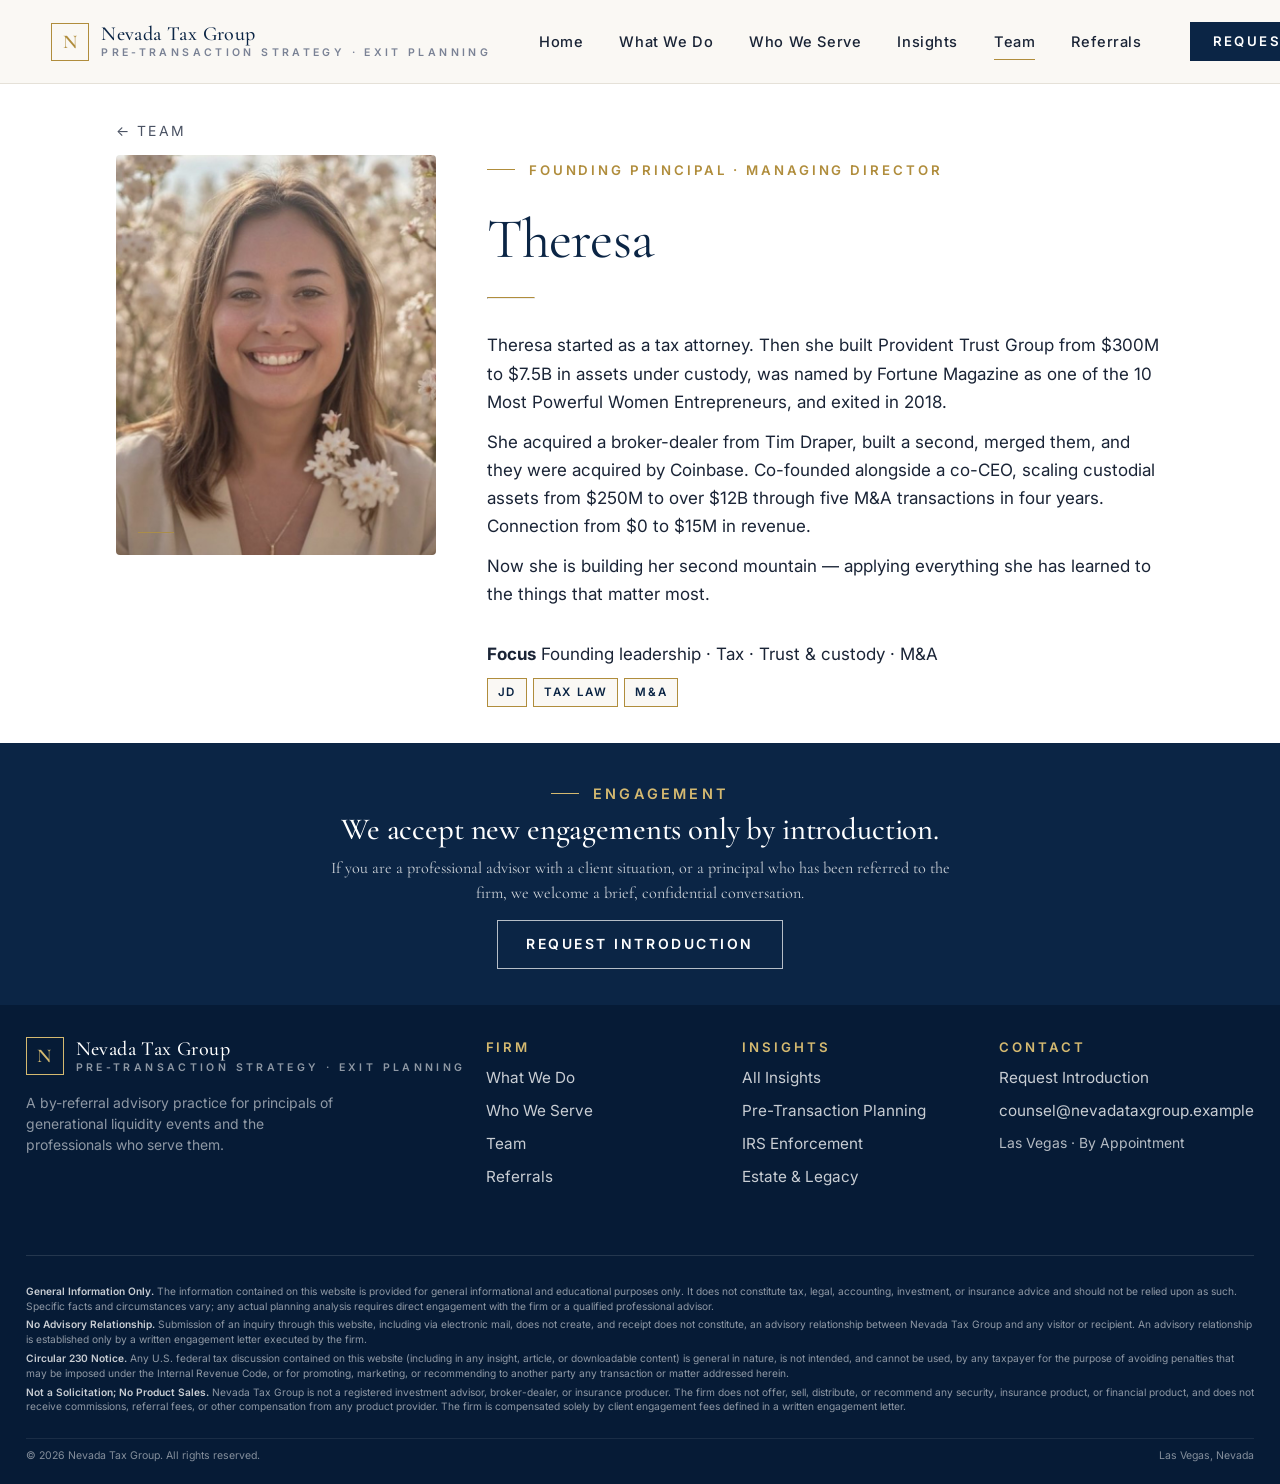
<file: team-theresa.html>
<!DOCTYPE html>
<html lang="en">
<head>
  <meta charset="UTF-8" />
  <meta name="viewport" content="width=device-width, initial-scale=1.0" />
  <meta name="robots" content="noindex, nofollow" />
  <meta http-equiv="Cache-Control" content="no-cache, no-store, must-revalidate" />
  <meta http-equiv="Pragma" content="no-cache" />
  <meta http-equiv="Expires" content="0" />
  <title>Nevada Tax Group · Theresa</title>
  <meta name="description" content="Theresa — Founding Principal and Managing Director of Nevada Tax Group." />
  <link rel="preconnect" href="https://fonts.googleapis.com" />
  <link rel="preconnect" href="https://fonts.gstatic.com" crossorigin />
  <link href="https://fonts.googleapis.com/css2?family=Cormorant+Garamond:wght@400;500;600&family=Inter:wght@400;500;600&display=swap" rel="stylesheet" />
  <link rel="stylesheet" href="assets/css/styles.css?v=97" />
  <style>
    /* Drawer infrastructure — hidden by default on desktop */
    .mobile-menu-toggle, .mobile-drawer, .mobile-drawer-backdrop { display: none; }
      /* Compact engagement CTA + footer (all pages) */
      .section-navy { padding-top: clamp(36px, 4.5vw, 64px); padding-bottom: clamp(36px, 4.5vw, 64px); }
      .section-navy .eyebrow { margin-bottom: 14px; font-size: 0.85rem; }
      .section-navy h2 { font-size: clamp(1.5rem, 2.4vw, 2rem) !important; margin: 0 auto 18px !important; line-height: 1.2; max-width: 22ch; }
      .section-navy .lede { font-size: clamp(0.95rem, 1.25vw, 1.1rem); line-height: 1.55; margin: 0 auto 26px !important; max-width: 56ch; }
      .section-navy .btn { padding: 12px 28px; font-size: 0.82rem; letter-spacing: 0.18em; }
      .site-footer { padding-top: clamp(28px, 3.5vw, 44px); padding-bottom: clamp(18px, 2.5vw, 28px); }
      .site-footer .footer-grid { gap: 24px; margin-bottom: 24px; }
      .site-footer h5 { font-size: 0.78rem; margin-bottom: 8px; }
      .site-footer ul li, .site-footer .footer-brand p { font-size: 0.82rem; line-height: 1.5; }
      .site-footer .compliance { padding-top: 18px; }
      .site-footer .compliance p { font-size: 0.6rem; line-height: 1.5; margin-bottom: 6px; word-break: break-word; overflow-wrap: anywhere; }
      .site-footer .compliance-bottom { font-size: 0.62rem; padding-top: 10px; flex-wrap: wrap; gap: 6px; }
      /* Home: pull hero eyebrow up */
      body.home .hero-inner { padding-top: clamp(48px, 7vw, 96px) !important; padding-bottom: clamp(40px, 6vw, 80px); }
      /* Navy overlay on page-head image */
      .page-head { position: relative; overflow: hidden; padding-top: clamp(40px, 5vw, 76px); padding-bottom: clamp(32px, 4vw, 60px); }
      .page-head-image { position: absolute; inset: 0; background-size: cover; background-position: center; }
      .page-head-image::after { content: ""; position: absolute; inset: 0; background: linear-gradient(180deg, rgba(15,28,55,.45), rgba(15,28,55,.45)); pointer-events: none; }
      .page-head .wrap { position: relative; z-index: 2; }
      .page-head .eyebrow { color: var(--gold) !important; }
      .page-head h1 { color: #fff !important; }
      .page-head .lede { color: rgba(255,255,255,.86) !important; }
      /* Tighter section + practice rows */
      .section { padding: clamp(28px, 4vw, 60px) 0; }
      .practice-row { padding: clamp(20px, 3vw, 40px) 0; gap: clamp(18px, 2.5vw, 36px); }
      .practice-row ul li:last-child { border-bottom: 0; }
      /* Home-only: 4-up audience grid */
      body.home .audience { grid-template-columns: repeat(4, 1fr); }
      body.home .audience > a { padding: 44px 28px; }
      body.home .audience h3 { font-size: 1.2rem; }
      body.home .audience p { font-size: 0.9rem; }
      @media (max-width: 1100px) { body.home .audience { grid-template-columns: repeat(2, 1fr); } body.home .audience > a { border-right: 0 !important; } body.home .audience > a:nth-child(odd) { border-right: 1px solid var(--rule) !important; } body.home .audience > a:nth-child(-n+2) { border-bottom: 1px solid var(--rule); } }
      @media (max-width: 700px) { body.home .audience { grid-template-columns: 1fr; } body.home .audience > a { border-right: 0 !important; border-bottom: 1px solid var(--rule); } }
      /* Team teaser clickable card */
      .team-grid a.attorney-link { text-decoration: none; color: inherit; display: block; transition: opacity .2s ease; }
      .team-grid a.attorney-link:hover { opacity: .85; }
      /* Narrow-width footer + CTA fitting */
      @media (max-width: 820px) { .site-footer .compliance p { font-size: 0.56rem; } }
      @media (max-width: 700px) {
        .site-footer .compliance-bottom { flex-direction: column; align-items: flex-start; }
        .site-footer .compliance p { font-size: 0.58rem; }
        .site-footer .compliance-bottom { font-size: 0.58rem; }
        .site-footer ul li, .site-footer .footer-brand p { font-size: 0.78rem; }
        .site-footer h5 { font-size: 0.74rem; }
        .section-navy h2 { font-size: 1.5rem !important; }
        .section-navy .lede { font-size: 0.98rem !important; }
        .section-navy .btn { padding: 11px 24px; font-size: 0.78rem; }
      }
      @media (max-width: 460px) {
        .site-footer .compliance p { font-size: 0.54rem; }
        .site-footer .compliance-bottom { font-size: 0.54rem; }
        .site-footer .footer-grid { gap: 18px !important; margin-bottom: 18px !important; }
        .section-navy h2 { font-size: 1.3rem !important; line-height: 1.2; }
      }
  
    /* Unify page-head + home hero text colors (dark text on light overlay) */
    body.home .hero .eyebrow, .page-head .eyebrow { color: var(--gold) !important; }
    body.home .hero h1, .page-head h1 { color: #FFF !important; }
    body.home .hero .lede, .page-head .lede { color: rgba(255,255,255,.86) !important; font-weight: 500; }
  </style>
  <style>
    .profile-grid { display: grid; grid-template-columns: minmax(220px, 320px) 1fr; gap: clamp(28px, 4vw, 56px); align-items: start; }
    .profile-grid .portrait { aspect-ratio: 4/5; background-size: cover; background-position: center; border-radius: 4px; }
    @media (max-width: 700px) { .profile-grid { grid-template-columns: 1fr; } }
  
    /* Match home hero substrate: navy bg + 0.35 photo opacity */
    .page-head { background: var(--navy) !important; }
    .page-head-image { opacity: 0.35 !important; }
    /* Footer: widen to ~1500px + compress vertical rhythm uniformly */
    .site-footer .wrap { max-width: 1500px !important; padding-left: clamp(20px, 2vw, 36px) !important; padding-right: clamp(20px, 2vw, 36px) !important; }
    .site-footer { padding-top: clamp(20px, 2.5vw, 32px) !important; padding-bottom: clamp(12px, 1.5vw, 20px) !important; }
    .site-footer .footer-grid { gap: 20px !important; margin-bottom: 16px !important; }
    .site-footer .compliance { padding-top: 12px !important; }
    .site-footer .compliance p { line-height: 1.45 !important; margin-bottom: 4px !important; }
    .site-footer .compliance-bottom { padding-top: 8px !important; }
    /* Engagement CTA: widen text + compress vertical uniformly */
    .section-navy { padding-top: clamp(22px, 2.8vw, 38px) !important; padding-bottom: clamp(22px, 2.8vw, 38px) !important; }
    .section-navy .wrap-narrow { max-width: 1000px !important; padding-left: clamp(20px, 2vw, 36px) !important; padding-right: clamp(20px, 2vw, 36px) !important; }
    .section-navy .eyebrow { margin-bottom: 6px !important; }
    .section-navy h2 { max-width: 56ch !important; margin: 0 auto 8px !important; }
    .section-navy .lede { max-width: 78ch !important; margin: 0 auto 14px !important; }
    /* Body content sections: widen wrap-narrow + compress vertical (excludes navy CTA) */
    .section:not(.section-navy) .wrap-narrow { max-width: 1100px !important; padding-left: clamp(20px, 2vw, 36px) !important; padding-right: clamp(20px, 2vw, 36px) !important; }
    .section:not(.section-navy) { padding-top: clamp(22px, 2.8vw, 38px) !important; padding-bottom: clamp(22px, 2.8vw, 38px) !important; }
    .section:not(.section-navy) .wrap-narrow p { margin-bottom: 12px !important; }
    .section:not(.section-navy) .wrap-narrow h2 { margin-bottom: 12px !important; }
    /* ========== MOBILE FIXES (≤768px) — desktop untouched ========== */
    @media (max-width: 768px) {
      /* MOBILE FIX: header nav — hide desktop links, condense brand to make room for CTA. Why crowded: 6 nav links + CTA + brand all on one row at 390px is impossible. */
      .site-header .nav { padding: 12px 16px !important; gap: 8px !important; }
      .site-header .nav { flex-wrap: wrap !important; }
      .site-header .nav-links { display: grid !important; grid-template-columns: repeat(3, 1fr) !important; order: 3 !important; width: 100% !important; gap: 4px !important; padding: 10px 8px 6px !important; border-top: 1px solid var(--rule) !important; margin-top: 8px !important; }
      .site-header .nav-links a { font-size: 0.7rem !important; padding: 10px 4px !important; min-height: 38px !important; text-align: center !important; }
      .site-header .nav-cta { padding: 10px 14px !important; font-size: 0.62rem !important; letter-spacing: 0.12em !important; min-height: 44px !important; display: inline-flex !important; align-items: center !important; }
      .site-header .brand-name small { display: none !important; }

      /* MOBILE FIX: hero + page-head — text was full-bleed left with no side padding, h1 too large. Why crowded: clamps designed for 1440px viewport. */
      .hero-inner, .page-head .wrap { padding: 24px 18px !important; max-width: 100% !important; }
      body.home .hero h1, body .page-head h1 { font-size: clamp(0.95rem, 3.6vw, 1.2rem) !important; max-width: 100% !important; line-height: 1.18 !important; margin-bottom: 8px !important; font-weight: 500 !important; }
      body.home .hero .lede, body .page-head .lede { font-size: 0.72rem !important; max-width: 100% !important; line-height: 1.4 !important; }
      body.home .hero .eyebrow, body .page-head .eyebrow { font-size: 0.62rem !important; margin-bottom: 6px !important; letter-spacing: 0.16em !important; }
      .page-head, body.home .hero { min-height: clamp(160px, 38vw, 240px) !important; max-height: none !important; height: auto !important; }

      /* MOBILE FIX: Engagement CTA — recently compressed to 22-38px padding which strangles the section on phone. */
      .section-navy { padding-top: clamp(36px, 8vw, 56px) !important; padding-bottom: clamp(36px, 8vw, 56px) !important; }
      .section-navy .wrap-narrow { padding-left: 20px !important; padding-right: 20px !important; max-width: 100% !important; }
      .section-navy h2 { font-size: clamp(1.4rem, 5.8vw, 1.7rem) !important; max-width: 100% !important; line-height: 1.18 !important; margin: 0 auto 16px !important; }
      .section-navy .lede { font-size: 0.95rem !important; max-width: 100% !important; line-height: 1.55 !important; margin: 0 auto 24px !important; }
      .section-navy .btn { padding: 14px 22px !important; font-size: 0.72rem !important; min-height: 44px !important; }

      /* MOBILE FIX: footer — was multi-column on a 390px screen; collapse to single column with comfortable gap. */
      .site-footer { padding-top: clamp(32px, 7vw, 48px) !important; padding-bottom: clamp(20px, 4vw, 28px) !important; }
      .site-footer .wrap { padding-left: 20px !important; padding-right: 20px !important; max-width: 100% !important; }
      .site-footer .footer-grid { grid-template-columns: 1fr !important; gap: 24px !important; margin-bottom: 22px !important; }
      .site-footer ul li, .site-footer .footer-brand p { font-size: 0.92rem !important; line-height: 1.55 !important; }
      .site-footer h5 { font-size: 0.85rem !important; margin-bottom: 10px !important; }
      .site-footer .compliance { padding-top: 18px !important; }
      .site-footer .compliance p { font-size: 0.7rem !important; line-height: 1.55 !important; margin-bottom: 10px !important; }
      .site-footer .compliance-bottom { flex-direction: column !important; gap: 4px !important; font-size: 0.7rem !important; padding-top: 12px !important; }

      /* MOBILE FIX: body content sections — recent web-wide tightening squeezed mobile paragraphs together. */
      .section:not(.section-navy) { padding-top: clamp(28px, 6vw, 44px) !important; padding-bottom: clamp(28px, 6vw, 44px) !important; }
      .section:not(.section-navy) .wrap-narrow { max-width: 100% !important; padding-left: 20px !important; padding-right: 20px !important; }
      .section:not(.section-navy) .wrap-narrow p { font-size: 0.95rem !important; line-height: 1.6 !important; margin-bottom: 14px !important; }
      .section:not(.section-navy) .wrap-narrow h2 { font-size: clamp(1.4rem, 5.5vw, 1.7rem) !important; margin-bottom: 14px !important; }

      /* MOBILE FIX: practice page rows — heading-hugs-row CSS made the rows feel cramped on phone. */
      .practice-row { margin-bottom: clamp(20px, 4vw, 32px) !important; padding-top: clamp(18px, 4vw, 26px) !important; padding-bottom: clamp(18px, 4vw, 26px) !important; }
      .practice-row h2 { font-size: clamp(1.3rem, 5vw, 1.55rem) !important; margin-top: 0 !important; margin-bottom: 12px !important; }
      .practice-row p { font-size: 0.95rem !important; line-height: 1.6 !important; margin-bottom: 12px !important; }
      .practice-row li { font-size: 0.92rem !important; margin-bottom: 4px !important; padding-top: 10px !important; padding-bottom: 10px !important; }
      .practice-row .num { font-size: clamp(1.8rem, 7vw, 2.4rem) !important; }
      .practice-row ul { margin-top: 8px !important; }

      /* MOBILE FIX: audience grid (Who We Serve) — already stacks but each card needed more padding. */
      .audience { grid-template-columns: 1fr !important; }
      .audience > a { padding: 28px 22px !important; border-right: 0 !important; border-bottom: 1px solid var(--rule) !important; }
      .audience h3 { font-size: 1.15rem !important; margin-bottom: 10px !important; }
      .audience p { font-size: 0.95rem !important; line-height: 1.55 !important; }

      /* MOBILE FIX: insights list rows — 3-column desktop grid is unreadable on phone. Stack vertically. */
      .insight-row { grid-template-columns: 1fr !important; gap: 8px !important; padding: 22px 0 !important; }
      .insight-row .meta { font-size: 0.78rem !important; }
      .insight-row h3 { font-size: 1.15rem !important; }
      .insight-row .read { margin-top: 8px !important; }

      /* MOBILE FIX: split-section (about) — already stacks below 820px, but tighten internal padding for phone. */
      .split-section .split-col { padding: 28px 22px !important; }

      /* MOBILE FIX: article body (insights-1/2/3) — long-form reading needs comfortable size on phone. */
      .article-body p { font-size: 1rem !important; line-height: 1.7 !important; margin-bottom: 16px !important; }
      .article-body h2 { font-size: 1.35rem !important; margin-top: 32px !important; margin-bottom: 14px !important; }

      /* MOBILE FIX: touch targets — buttons and inline-arrow links need 44px min height for accessibility. */
      .btn, .nav-cta, .link-arrow { min-height: 44px !important; display: inline-flex !important; align-items: center !important; }

      /* MOBILE FIX: team-grid — single card was filling whole screen on mobile */
      .team-grid { max-width: 320px !important; margin-left: auto !important; margin-right: auto !important; gap: 24px !important; }
      .team-grid .portrait { aspect-ratio: 1 / 1.15 !important; margin-bottom: 16px !important; }
      .team-grid .attorney h3 { font-size: 1.25rem !important; }
      .team-grid .attorney .role { font-size: 0.7rem !important; }
      .team-grid .attorney .bio { font-size: 0.9rem !important; }
      .team-grid .attorney .creds { font-size: 0.78rem !important; }
      
      /* MOBILE FIX: split-section (about) — internal padding tighter on phone */
      .split-section .split-grid { grid-template-columns: 1fr !important; grid-template-rows: auto auto auto !important; min-height: 0 !important; }
      .split-section .split-divider { height: 1px !important; min-height: 1px !important; width: 100% !important; }
      .split-section .split-col { padding: 24px 20px !important; }
      .split-section .split-col h2 { font-size: 1.2rem !important; margin-bottom: 10px !important; }
      .split-section .split-col p { font-size: 0.88rem !important; line-height: 1.55 !important; margin-bottom: 8px !important; }
      
      /* MOBILE FIX: practice-row — desktop has 2-col layout (number + content); stack vertically on mobile */
      .practice-row { display: block !important; }
      .practice-row > div:first-child { margin-bottom: 8px !important; }
      .practice-row .num { font-size: 1.4rem !important; opacity: 0.6 !important; }
      
      /* MOBILE FIX: insight-row — already stacks, but ensure title sizing is right */
      .insight-row .meta { font-size: 0.72rem !important; opacity: 0.7 !important; }
      .insight-row h3 a { font-size: 1.1rem !important; line-height: 1.25 !important; }
      .insight-row p { font-size: 0.9rem !important; line-height: 1.5 !important; }
      
      /* MOBILE FIX: insights articles (insights-1/2/3) — feature image + article body */
      .feature-image { height: clamp(180px, 45vw, 280px) !important; }
      .article-meta { font-size: 0.72rem !important; flex-wrap: wrap !important; gap: 6px !important; }
      .article-body p { font-size: 0.95rem !important; line-height: 1.65 !important; margin-bottom: 14px !important; }
      .article-body h2 { font-size: 1.2rem !important; margin-top: 26px !important; margin-bottom: 12px !important; }
      .article-body blockquote { font-size: 0.95rem !important; padding: 14px 18px !important; margin: 16px 0 !important; }
      .rule-gold { margin: 20px 0 !important; }
      
      /* MOBILE FIX: contact form on contact.html if any */
      input, textarea, select { font-size: 16px !important; }
      
      /* MOBILE FIX: section-cream "Continue Reading" cards on insight pages */
      .section-cream .grid-2 { grid-template-columns: 1fr !important; gap: 14px !important; }
      .section-cream .card { padding: 18px 18px !important; }
      .section-cream .card h3 a { font-size: 1.05rem !important; }
      .section-cream .card p { font-size: 0.88rem !important; }
      /* MOBILE DRAWER: hide existing nav, show hamburger + slide-in drawer */
      .site-header .nav { padding: 14px 18px !important; display: flex !important; align-items: center !important; gap: 12px !important; flex-wrap: nowrap !important; }
      .site-header .nav-links, .site-header .nav-cta { display: none !important; }
      .site-header .brand-name { font-size: 0.95rem !important; }
      .site-header .brand-name small { display: none !important; }
      .site-header .brand-mark { width: 28px !important; height: 28px !important; font-size: 0.85rem !important; }

      .mobile-menu-toggle { display: inline-flex !important; flex-direction: column !important; justify-content: center !important; align-items: center !important; gap: 5px !important; width: 36px !important; height: 36px !important; background: transparent !important; border: 0 !important; cursor: pointer !important; padding: 0 !important; z-index: 60 !important; position: relative !important; }
      .mobile-menu-toggle span { display: block !important; width: 22px !important; height: 1.5px !important; background: var(--navy) !important; transition: transform 0.25s ease, opacity 0.25s ease !important; }
      body.drawer-open .mobile-menu-toggle span:nth-child(1) { transform: translateY(6.5px) rotate(45deg) !important; }
      body.drawer-open .mobile-menu-toggle span:nth-child(2) { opacity: 0 !important; }
      body.drawer-open .mobile-menu-toggle span:nth-child(3) { transform: translateY(-6.5px) rotate(-45deg) !important; }

      .mobile-drawer { display: block !important; position: fixed !important; top: 0 !important; left: 0 !important; width: 85vw !important; max-width: 360px !important; height: 100vh !important; background: var(--navy) !important; color: #fff !important; z-index: 100 !important; transform: translateX(-100%) !important; transition: transform 0.3s ease !important; overflow-y: auto !important; padding: 28px 28px !important; box-sizing: border-box !important; }
      body.drawer-open .mobile-drawer { transform: translateX(0) !important; }
      body.drawer-open { overflow: hidden !important; }

      .mobile-drawer-eyebrow { font-family: 'Inter', sans-serif !important; color: var(--gold) !important; font-size: 0.7rem !important; font-weight: 600 !important; letter-spacing: 0.22em !important; margin-top: 8px !important; margin-bottom: 28px !important; }
      .mobile-drawer-nav { display: flex !important; flex-direction: column !important; gap: 0 !important; }
      .mobile-drawer-nav a { color: #fff !important; text-decoration: none !important; font-family: 'Cormorant Garamond', Georgia, serif !important; font-size: 1.4rem !important; font-weight: 500 !important; padding: 14px 0 !important; border-bottom: 1px solid rgba(255,255,255,0.08) !important; min-height: 44px !important; }
      .mobile-drawer-nav a.cta { color: var(--gold) !important; font-style: italic !important; font-size: 1rem !important; padding-top: 28px !important; border-bottom: 0 !important; font-family: 'Inter', sans-serif !important; font-style: normal !important; letter-spacing: 0.08em !important; text-transform: none !important; }
      .mobile-drawer-footer { margin-top: 36px !important; padding-top: 24px !important; border-top: 1px solid rgba(255,255,255,0.08) !important; color: rgba(255,255,255,0.5) !important; font-size: 0.7rem !important; letter-spacing: 0.16em !important; text-transform: uppercase !important; font-family: 'Inter', sans-serif !important; }

      .mobile-drawer-backdrop { display: block !important; position: fixed !important; top: 0 !important; left: 0 !important; width: 100vw !important; height: 100vh !important; background: rgba(11,28,55,0.55) !important; z-index: 99 !important; opacity: 0 !important; pointer-events: none !important; transition: opacity 0.25s ease !important; }
      body.drawer-open .mobile-drawer-backdrop { opacity: 1 !important; pointer-events: auto !important; }
      /* DRAWER CTA: bigger touch target + prominent gold button */
      .mobile-drawer-nav a.cta { display: inline-block !important; background: var(--gold) !important; color: var(--navy) !important; padding: 14px 22px !important; font-size: 0.85rem !important; font-weight: 600 !important; letter-spacing: 0.14em !important; text-transform: uppercase !important; border-radius: 2px !important; text-align: center !important; margin-top: 28px !important; align-self: stretch !important; min-height: 48px !important; }
      /* INTERIOR MOBILE: tall page-head + hidden lede + larger h1 (matching home treatment) */
      body .page-head { min-height: 78vh !important; max-height: none !important; }
      body .page-head .wrap { padding: 24vh 22px 32px !important; display: flex !important; flex-direction: column !important; justify-content: flex-start !important; }
      body .page-head h1 { font-size: clamp(1.7rem, 7.5vw, 2.4rem) !important; line-height: 1.1 !important; max-width: 100% !important; margin-bottom: 16px !important; }
      body .page-head .lede { display: none !important; }
      body .page-head .eyebrow { font-size: 0.7rem !important; margin-bottom: 14px !important; letter-spacing: 0.2em !important; }
    
    
    
    }
    /* ========== END MOBILE FIXES ========== */
    /* DESKTOP: sticky header + nav-cta clickable hover */
    @media (min-width: 769px) {
      .site-header { position: sticky !important; top: 0 !important; z-index: 50 !important; background: var(--cream) !important; transition: box-shadow 0.25s ease !important; }
      .site-header.scrolled { box-shadow: 0 2px 16px rgba(11,28,55,0.08) !important; }
      .nav-cta { transition: background 0.2s ease, color 0.2s ease, border-color 0.2s ease !important; }
      .nav-cta:hover { background: var(--gold) !important; color: var(--navy) !important; border-color: var(--gold) !important; }
    }
  </style>
</head>
<body>

  <header class="site-header">
    <div class="nav">
      <button class="mobile-menu-toggle" aria-label="Open menu" onclick="document.body.classList.toggle('drawer-open')"><span></span><span></span><span></span></button>
      <a class="brand" href="index.html">
        <span class="brand-mark">N</span>
        <span class="brand-name">Nevada Tax Group<small>Pre-Transaction Strategy · Exit Planning</small></span>
      </a>
      <nav class="nav-links">
        <a href="index.html">Home</a>
        <a href="practice.html">What We Do</a>
        <a href="about.html">Who We Serve</a>
        <a href="insights.html">Insights</a>
        <a href="team.html" class="active">Team</a>
        <a href="referrals.html">Referrals</a>
      </nav>
      <a href="contact.html" class="nav-cta">Request Introduction</a>
    </div>
  </header>

  <aside class="mobile-drawer" aria-label="Mobile navigation">
    <div class="mobile-drawer-eyebrow">— MENU</div>
    <nav class="mobile-drawer-nav">
      <a href="index.html" onclick="document.body.classList.remove('drawer-open')">Home</a>
      <a href="practice.html" onclick="document.body.classList.remove('drawer-open')">What We Do</a>
      <a href="about.html" onclick="document.body.classList.remove('drawer-open')">Who We Serve</a>
      <a href="insights.html" onclick="document.body.classList.remove('drawer-open')">Insights</a>
      <a href="team.html" onclick="document.body.classList.remove('drawer-open')">Team</a>
      <a href="referrals.html" onclick="document.body.classList.remove('drawer-open')">Referrals</a>
      <a href="contact.html" class="cta" onclick="document.body.classList.remove('drawer-open')">Request Introduction &rarr;</a>
    </nav>
    <div class="mobile-drawer-footer">Las Vegas &middot; By Appointment</div>
  </aside>
  <div class="mobile-drawer-backdrop" onclick="document.body.classList.remove('drawer-open')" aria-hidden="true"></div>

  <article class="section">
    <div class="wrap-narrow">
      <p style="font-size: 0.82rem; letter-spacing: 0.16em; text-transform: uppercase; color: var(--ink-light); margin-bottom: 28px;"><a href="team.html" style="color: var(--ink-light); text-decoration: none;">← Team</a></p>

      <div class="profile-grid">
        <div class="portrait" style="background-image:url(assets/images/IMG_4554.jpg);"></div>
        <div>
          <span class="eyebrow">Founding Principal · Managing Director</span>
          <h1 style="margin-top: 8px;">Theresa</h1>
          <hr class="rule-gold" style="margin: 24px 0 32px;" />
          <p>Theresa started as a tax attorney. Then she built Provident Trust Group from $300M to $7.5B in assets under custody, was named by Fortune Magazine as one of the 10 Most Powerful Women Entrepreneurs, and exited in 2018.</p>
          <p>She acquired a broker-dealer from Tim Draper, built a second, merged them, and they were acquired by Coinbase. Co-founded alongside a co-CEO, scaling custodial assets from $250M to over $12B through five M&amp;A transactions in four years. Connection from $0 to $15M in revenue.</p>
          <p>Now she is building her second mountain — applying everything she has learned to the things that matter most.</p>
          <div class="creds" style="margin-top: 32px;">
            <strong>Focus</strong>
            Founding leadership · Tax · Trust &amp; custody · M&amp;A
            <div class="cred-pills">
              <span>JD</span><span>TAX LAW</span><span>M&amp;A</span>
            </div>
          </div>
        </div>
      </div>
    </div>
  </article>

  <section class="section section-navy">
    <div class="wrap-narrow center">
      <span class="eyebrow">Engagement</span>
      <h2 style="color:#FFF;">We accept new engagements only by introduction.</h2>
      <p class="lede" style="">If you are a professional advisor with a client situation, or a principal who has been referred to the firm, we welcome a brief, confidential conversation.</p>
      <a href="contact.html" class="btn btn-ghost-light">Request Introduction</a>
    </div>
  </section>

  <footer class="site-footer">
    <div class="wrap">
      <div class="footer-grid">
        <div class="footer-brand">
          <a class="brand" href="index.html" style="text-decoration:none;">
            <span class="brand-mark">N</span>
            <span class="brand-name">Nevada Tax Group<small>Pre-Transaction Strategy · Exit Planning</small></span>
          </a>
          <p>A by-referral advisory practice for principals of generational liquidity events and the professionals who serve them.</p>
        </div>
        <div>
          <h5>Firm</h5>
          <ul>
            <li><a href="practice.html">What We Do</a></li>
            <li><a href="about.html">Who We Serve</a></li>
            <li><a href="team.html">Team</a></li>
            <li><a href="referrals.html">Referrals</a></li>
          </ul>
        </div>
        <div>
          <h5>Insights</h5>
          <ul>
            <li><a href="insights.html">All Insights</a></li>
            <li><a href="insights-1.html">Pre-Transaction Planning</a></li>
            <li><a href="insights-2.html">IRS Enforcement</a></li>
            <li><a href="insights-3.html">Estate &amp; Legacy</a></li>
          </ul>
        </div>
        <div>
          <h5>Contact</h5>
          <ul>
            <li><a href="contact.html">Request Introduction</a></li>
            <li><a href="mailto:counsel@nevadataxgroup.example">counsel@nevadataxgroup.example</a></li>
            <li>Las Vegas · By Appointment</li>
          </ul>
        </div>
      </div>
      <div class="compliance">
        <p><strong>General Information Only.</strong> The information contained on this website is provided for general informational and educational purposes only. It does not constitute tax, legal, accounting, investment, or insurance advice and should not be relied upon as such. Specific facts and circumstances vary; any actual planning analysis requires direct engagement with the firm or a qualified professional advisor.</p>
        <p><strong>No Advisory Relationship.</strong> Submission of an inquiry through this website, including via electronic mail, does not create, and receipt does not constitute, an advisory relationship between Nevada Tax Group and any visitor or recipient. An advisory relationship is established only by a written engagement letter executed by the firm.</p>
        <p><strong>Circular 230 Notice.</strong> Any U.S. federal tax discussion contained on this website (including in any insight, article, or downloadable content) is general in nature, is not intended, and cannot be used, by any taxpayer for the purpose of avoiding penalties that may be imposed under the Internal Revenue Code, or for promoting, marketing, or recommending to another party any transaction or matter addressed herein.</p>
        <p><strong>Not a Solicitation; No Product Sales.</strong> Nevada Tax Group is not a registered investment advisor, broker-dealer, or insurance producer. The firm does not offer, sell, distribute, or recommend any security, insurance product, or financial product, and does not receive commissions, referral fees, or other compensation from any product provider. The firm is compensated solely by client engagement fees defined in a written engagement letter.</p>
        <div class="compliance-bottom">
          <span>© 2026 Nevada Tax Group. All rights reserved.</span>
          <span>Las Vegas, Nevada</span>
        </div>
      </div>
    </div>
  </footer>

<script>document.addEventListener('keydown',function(e){if(e.key==='Escape')document.body.classList.remove('drawer-open')});</script>
<script>window.addEventListener('scroll',function(){var h=document.querySelector('.site-header');if(h)h.classList.toggle('scrolled',window.scrollY>80)});</script>
</body>
</html>
</file>
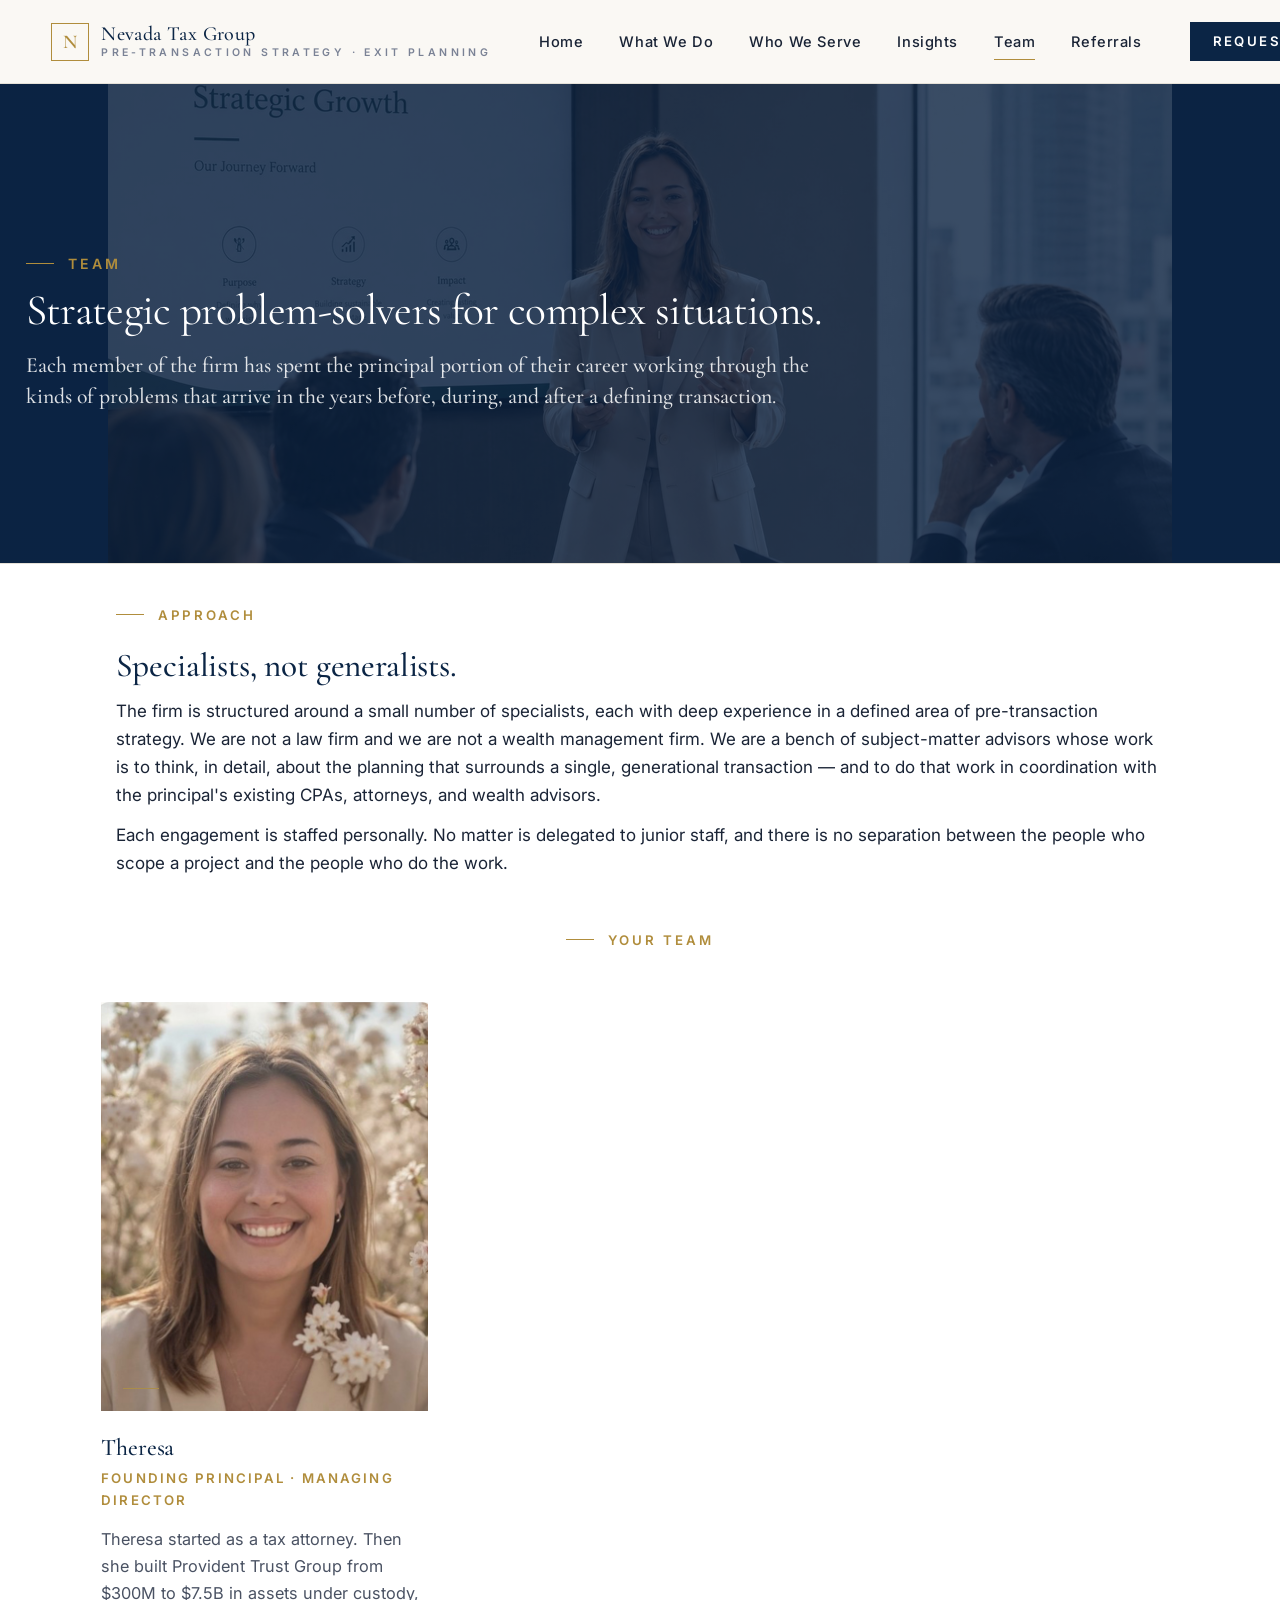
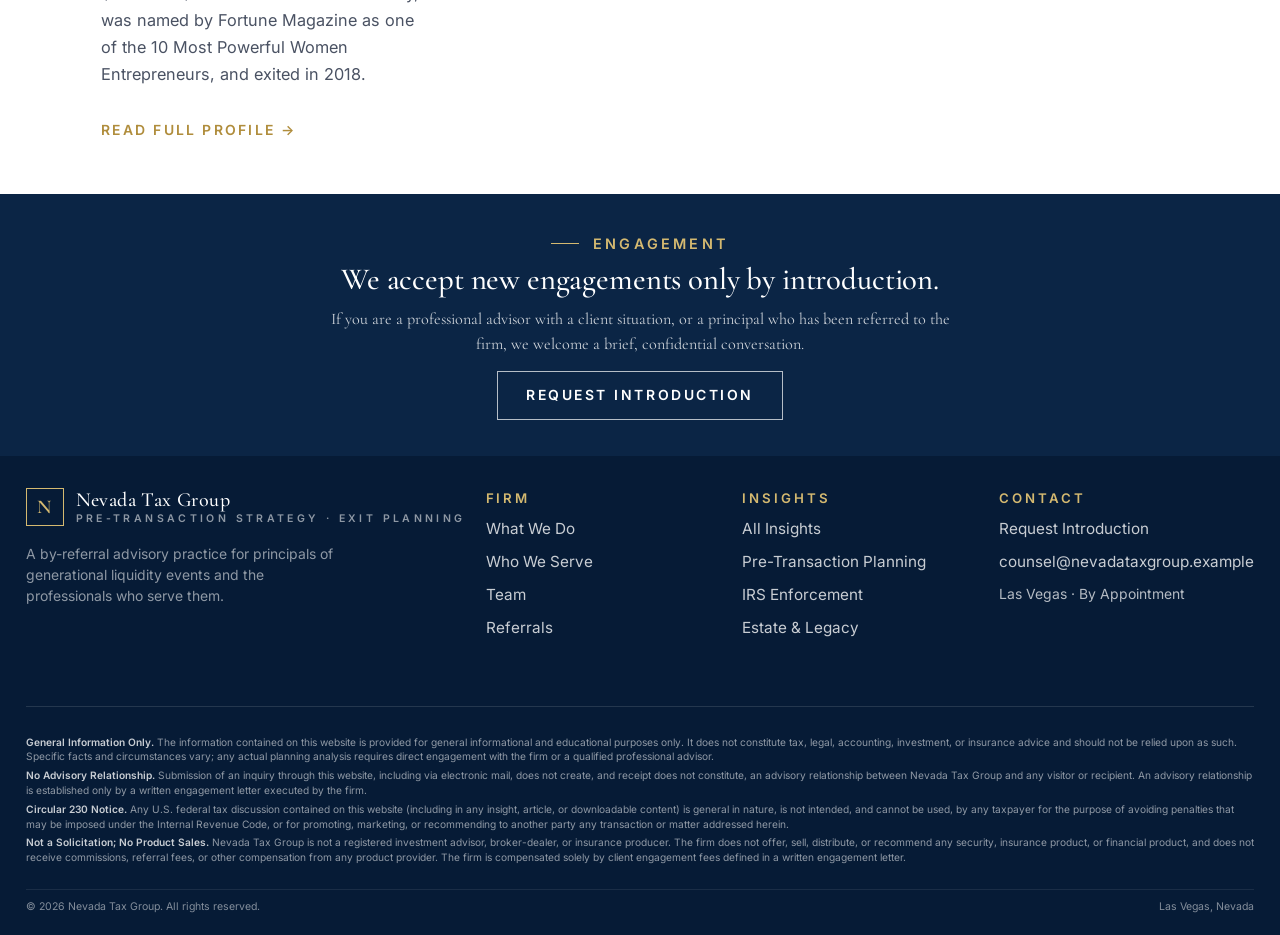
<file: team.html>
<!DOCTYPE html>
<html lang="en">
<head>
  <meta charset="UTF-8" />
  <meta name="viewport" content="width=device-width, initial-scale=1.0" />
  <meta name="robots" content="noindex, nofollow" />
  <meta http-equiv="Cache-Control" content="no-cache, no-store, must-revalidate" />
  <meta http-equiv="Pragma" content="no-cache" />
  <meta http-equiv="Expires" content="0" />
  <title>Nevada Tax Group</title>
  <meta name="description" content="A specialist bench in transaction and exit planning." />
  <link rel="preconnect" href="https://fonts.googleapis.com" />
  <link rel="preconnect" href="https://fonts.gstatic.com" crossorigin />
  <link href="https://fonts.googleapis.com/css2?family=Cormorant+Garamond:wght@400;500;600&family=Inter:wght@400;500;600&display=swap" rel="stylesheet" />
  <link rel="stylesheet" href="assets/css/styles.css?v=97" />
  <style>
    /* Drawer infrastructure — hidden by default on desktop */
    .mobile-menu-toggle, .mobile-drawer, .mobile-drawer-backdrop { display: none; }
      /* Compact engagement CTA + footer (all pages) */
      .section-navy { padding-top: clamp(36px, 4.5vw, 64px); padding-bottom: clamp(36px, 4.5vw, 64px); }
      .section-navy .eyebrow { margin-bottom: 14px; font-size: 0.85rem; }
      .section-navy h2 { font-size: clamp(1.5rem, 2.4vw, 2rem) !important; margin: 0 auto 18px !important; line-height: 1.2; max-width: 22ch; }
      .section-navy .lede { font-size: clamp(0.95rem, 1.25vw, 1.1rem); line-height: 1.55; margin: 0 auto 26px !important; max-width: 56ch; }
      .section-navy .btn { padding: 12px 28px; font-size: 0.82rem; letter-spacing: 0.18em; }
      .site-footer { padding-top: clamp(28px, 3.5vw, 44px); padding-bottom: clamp(18px, 2.5vw, 28px); }
      .site-footer .footer-grid { gap: 24px; margin-bottom: 24px; }
      .site-footer h5 { font-size: 0.78rem; margin-bottom: 8px; }
      .site-footer ul li, .site-footer .footer-brand p { font-size: 0.82rem; line-height: 1.5; }
      .site-footer .compliance { padding-top: 18px; }
      .site-footer .compliance p { font-size: 0.6rem; line-height: 1.5; margin-bottom: 6px; word-break: break-word; overflow-wrap: anywhere; }
      .site-footer .compliance-bottom { font-size: 0.62rem; padding-top: 10px; flex-wrap: wrap; gap: 6px; }
      /* Home: pull hero eyebrow up */
      body.home .hero-inner { padding-top: clamp(48px, 7vw, 96px) !important; padding-bottom: clamp(40px, 6vw, 80px); }
      /* Standardize page-head photo: navy overlay, gold eyebrow, white text */
      .page-head { position: relative; overflow: hidden; padding-top: clamp(40px, 5vw, 76px); padding-bottom: clamp(32px, 4vw, 60px); }
      .page-head-image { position: absolute; inset: 0; background-size: cover; background-position: center; }
      .page-head-image::after { content: ""; position: absolute; inset: 0; background: linear-gradient(180deg, rgba(15,28,55,.45), rgba(15,28,55,.45)); pointer-events: none; }
      .page-head .wrap { position: relative; z-index: 2; }
      .page-head .eyebrow { color: var(--gold) !important; }
      .page-head h1 { color: #fff !important; }
      .page-head .lede { color: rgba(255,255,255,.86) !important; }
      /* Insights articles: apply the same navy overlay to .feature-image */
      .feature-image { position: relative; }
      .feature-image::after { content: ""; position: absolute; inset: 0; background: linear-gradient(180deg, rgba(15,28,55,.45), rgba(15,28,55,.45)); pointer-events: none; }
      /* Tighter section + practice rows */
      .section { padding: clamp(28px, 4vw, 60px) 0; }
      .practice-row { padding: clamp(20px, 3vw, 40px) 0; gap: clamp(18px, 2.5vw, 36px); }
      .practice-row ul li:last-child { border-bottom: 0; }
      /* Home-only: 4-up audience grid */
      body.home .audience { grid-template-columns: repeat(4, 1fr); }
      body.home .audience > a { padding: 44px 28px; }
      body.home .audience h3 { font-size: 1.2rem; }
      body.home .audience p { font-size: 0.9rem; }
      @media (max-width: 1100px) { body.home .audience { grid-template-columns: repeat(2, 1fr); } body.home .audience > a { border-right: 0 !important; } body.home .audience > a:nth-child(odd) { border-right: 1px solid var(--rule) !important; } body.home .audience > a:nth-child(-n+2) { border-bottom: 1px solid var(--rule); } }
      @media (max-width: 700px) { body.home .audience { grid-template-columns: 1fr; } body.home .audience > a { border-right: 0 !important; border-bottom: 1px solid var(--rule); } }
      /* Team teaser clickable card */
      .team-grid a.attorney-link { text-decoration: none; color: inherit; display: block; transition: opacity .2s ease; }
      .team-grid a.attorney-link:hover { opacity: .85; }
      /* Narrow-width tightening */
      @media (max-width: 820px) { .site-footer .compliance p { font-size: 0.56rem; } }
      @media (max-width: 700px) {
        .site-footer .compliance-bottom { flex-direction: column; align-items: flex-start; }
        .site-footer .compliance p { font-size: 0.58rem; }
        .site-footer .compliance-bottom { font-size: 0.58rem; }
        .site-footer ul li, .site-footer .footer-brand p { font-size: 0.78rem; }
        .site-footer h5 { font-size: 0.74rem; }
        .section-navy h2 { font-size: 1.5rem !important; }
        .section-navy .lede { font-size: 0.98rem !important; }
        .section-navy .btn { padding: 11px 24px; font-size: 0.78rem; }
      }
      @media (max-width: 460px) {
        .site-footer .compliance p { font-size: 0.54rem; }
        .site-footer .compliance-bottom { font-size: 0.54rem; }
        .site-footer .footer-grid { gap: 18px !important; margin-bottom: 18px !important; }
        .section-navy h2 { font-size: 1.3rem !important; line-height: 1.2; }
      }
      /* Home hero shrunk to match page-head height */
      body.home .hero { min-height: 0 !important; height: auto !important; padding: 0 !important; position: relative; overflow: hidden; }
      body.home .hero-image { position: absolute !important; inset: 0; background-size: cover; background-position: center; }
      body.home .hero-image::after { content: ""; position: absolute; inset: 0; background: linear-gradient(180deg, rgba(15,28,55,.45), rgba(15,28,55,.45)); pointer-events: none; }
      body.home .hero-inner { position: relative; z-index: 2; padding-top: clamp(40px, 5vw, 76px) !important; padding-bottom: clamp(32px, 4vw, 60px) !important; }
    
    /* Lock hero + page-head to identical fixed heights */
    .page-head, body.home .hero { min-height: clamp(300px, 38vw, 480px) !important; max-height: clamp(300px, 38vw, 480px) !important; height: clamp(300px, 38vw, 480px) !important; display: flex; align-items: center; }
    body.home .hero-inner, .page-head .wrap { padding-top: 0 !important; padding-bottom: 0 !important; }
    /* Hide home hero button to match page-head content density */
    body.home .hero .btn { display: none !important; }
  
    /* Page-head text aligned to far left, matching home hero */
    .page-head .wrap { max-width: 80ch !important; margin-left: 0 !important; margin-right: auto !important; padding-left: clamp(12px, 2vw, 32px) !important; padding-right: clamp(12px, 2vw, 32px) !important; text-align: left !important; }
    .page-head .wrap > * { margin-left: 0 !important; max-width: 100% !important; }
  
    /* Match home hero text sizes on every page-head */
    .page-head h1 { font-size: clamp(1.85rem, 4.7vw, 2.55rem) !important; line-height: 1.08 !important; margin-bottom: 16px !important; }
    .page-head .lede { font-size: clamp(1rem, 1.7vw, 1.33rem) !important; line-height: 1.4 !important; }
    .page-head .eyebrow { font-size: 0.83rem !important; margin-bottom: 12px !important; }
    .page-head-image { background-size: contain !important; background-position: center center !important; background-repeat: no-repeat !important; }
    .page-head-image::after { background: linear-gradient(180deg, rgba(15,28,55,.45), rgba(15,28,55,.45)) !important; }
  
    /* Unify page-head + home hero text colors (dark text on light overlay) */
    body.home .hero .eyebrow, .page-head .eyebrow { color: var(--gold) !important; }
    body.home .hero h1, .page-head h1 { color: #FFF !important; }
    body.home .hero .lede, .page-head .lede { color: rgba(255,255,255,.86) !important; font-weight: 500; }
  
    /* Match home hero substrate: navy bg + 0.35 photo opacity */
    .page-head { background: var(--navy) !important; }
    .page-head-image { opacity: 0.35 !important; }
    /* Footer: widen to ~1500px + compress vertical rhythm uniformly */
    .site-footer .wrap { max-width: 1500px !important; padding-left: clamp(20px, 2vw, 36px) !important; padding-right: clamp(20px, 2vw, 36px) !important; }
    .site-footer { padding-top: clamp(20px, 2.5vw, 32px) !important; padding-bottom: clamp(12px, 1.5vw, 20px) !important; }
    .site-footer .footer-grid { gap: 20px !important; margin-bottom: 16px !important; }
    .site-footer .compliance { padding-top: 12px !important; }
    .site-footer .compliance p { line-height: 1.45 !important; margin-bottom: 4px !important; }
    .site-footer .compliance-bottom { padding-top: 8px !important; }
    /* Engagement CTA: widen text + compress vertical uniformly */
    .section-navy { padding-top: clamp(22px, 2.8vw, 38px) !important; padding-bottom: clamp(22px, 2.8vw, 38px) !important; }
    .section-navy .wrap-narrow { max-width: 1000px !important; padding-left: clamp(20px, 2vw, 36px) !important; padding-right: clamp(20px, 2vw, 36px) !important; }
    .section-navy .eyebrow { margin-bottom: 6px !important; }
    .section-navy h2 { max-width: 56ch !important; margin: 0 auto 8px !important; }
    .section-navy .lede { max-width: 78ch !important; margin: 0 auto 14px !important; }
    /* Body content sections: widen wrap-narrow + compress vertical (excludes navy CTA) */
    .section:not(.section-navy) .wrap-narrow { max-width: 1100px !important; padding-left: clamp(20px, 2vw, 36px) !important; padding-right: clamp(20px, 2vw, 36px) !important; }
    .section:not(.section-navy) { padding-top: clamp(22px, 2.8vw, 38px) !important; padding-bottom: clamp(22px, 2.8vw, 38px) !important; }
    .section:not(.section-navy) .wrap-narrow p { margin-bottom: 12px !important; }
    .section:not(.section-navy) .wrap-narrow h2 { margin-bottom: 12px !important; }
    /* Tighten the gap above Your Team heading (cut ~50%) */
    .section:has(.team-grid) { padding-top: 0 !important; }
    /* ========== MOBILE FIXES (≤768px) — desktop untouched ========== */
    @media (max-width: 768px) {
      /* MOBILE FIX: header nav — hide desktop links, condense brand to make room for CTA. Why crowded: 6 nav links + CTA + brand all on one row at 390px is impossible. */
      .site-header .nav { padding: 12px 16px !important; gap: 8px !important; }
      .site-header .nav { flex-wrap: wrap !important; }
      .site-header .nav-links { display: grid !important; grid-template-columns: repeat(3, 1fr) !important; order: 3 !important; width: 100% !important; gap: 4px !important; padding: 10px 8px 6px !important; border-top: 1px solid var(--rule) !important; margin-top: 8px !important; }
      .site-header .nav-links a { font-size: 0.7rem !important; padding: 10px 4px !important; min-height: 38px !important; text-align: center !important; }
      .site-header .nav-cta { padding: 10px 14px !important; font-size: 0.62rem !important; letter-spacing: 0.12em !important; min-height: 44px !important; display: inline-flex !important; align-items: center !important; }
      .site-header .brand-name small { display: none !important; }

      /* MOBILE FIX: hero + page-head — text was full-bleed left with no side padding, h1 too large. Why crowded: clamps designed for 1440px viewport. */
      .hero-inner, .page-head .wrap { padding: 24px 18px !important; max-width: 100% !important; }
      body.home .hero h1, body .page-head h1 { font-size: clamp(0.95rem, 3.6vw, 1.2rem) !important; max-width: 100% !important; line-height: 1.18 !important; margin-bottom: 8px !important; font-weight: 500 !important; }
      body.home .hero .lede, body .page-head .lede { font-size: 0.72rem !important; max-width: 100% !important; line-height: 1.4 !important; }
      body.home .hero .eyebrow, body .page-head .eyebrow { font-size: 0.62rem !important; margin-bottom: 6px !important; letter-spacing: 0.16em !important; }
      .page-head, body.home .hero { min-height: clamp(160px, 38vw, 240px) !important; max-height: none !important; height: auto !important; }

      /* MOBILE FIX: Engagement CTA — recently compressed to 22-38px padding which strangles the section on phone. */
      .section-navy { padding-top: clamp(36px, 8vw, 56px) !important; padding-bottom: clamp(36px, 8vw, 56px) !important; }
      .section-navy .wrap-narrow { padding-left: 20px !important; padding-right: 20px !important; max-width: 100% !important; }
      .section-navy h2 { font-size: clamp(1.4rem, 5.8vw, 1.7rem) !important; max-width: 100% !important; line-height: 1.18 !important; margin: 0 auto 16px !important; }
      .section-navy .lede { font-size: 0.95rem !important; max-width: 100% !important; line-height: 1.55 !important; margin: 0 auto 24px !important; }
      .section-navy .btn { padding: 14px 22px !important; font-size: 0.72rem !important; min-height: 44px !important; }

      /* MOBILE FIX: footer — was multi-column on a 390px screen; collapse to single column with comfortable gap. */
      .site-footer { padding-top: clamp(32px, 7vw, 48px) !important; padding-bottom: clamp(20px, 4vw, 28px) !important; }
      .site-footer .wrap { padding-left: 20px !important; padding-right: 20px !important; max-width: 100% !important; }
      .site-footer .footer-grid { grid-template-columns: 1fr !important; gap: 24px !important; margin-bottom: 22px !important; }
      .site-footer ul li, .site-footer .footer-brand p { font-size: 0.92rem !important; line-height: 1.55 !important; }
      .site-footer h5 { font-size: 0.85rem !important; margin-bottom: 10px !important; }
      .site-footer .compliance { padding-top: 18px !important; }
      .site-footer .compliance p { font-size: 0.7rem !important; line-height: 1.55 !important; margin-bottom: 10px !important; }
      .site-footer .compliance-bottom { flex-direction: column !important; gap: 4px !important; font-size: 0.7rem !important; padding-top: 12px !important; }

      /* MOBILE FIX: body content sections — recent web-wide tightening squeezed mobile paragraphs together. */
      .section:not(.section-navy) { padding-top: clamp(28px, 6vw, 44px) !important; padding-bottom: clamp(28px, 6vw, 44px) !important; }
      .section:not(.section-navy) .wrap-narrow { max-width: 100% !important; padding-left: 20px !important; padding-right: 20px !important; }
      .section:not(.section-navy) .wrap-narrow p { font-size: 0.95rem !important; line-height: 1.6 !important; margin-bottom: 14px !important; }
      .section:not(.section-navy) .wrap-narrow h2 { font-size: clamp(1.4rem, 5.5vw, 1.7rem) !important; margin-bottom: 14px !important; }

      /* MOBILE FIX: practice page rows — heading-hugs-row CSS made the rows feel cramped on phone. */
      .practice-row { margin-bottom: clamp(20px, 4vw, 32px) !important; padding-top: clamp(18px, 4vw, 26px) !important; padding-bottom: clamp(18px, 4vw, 26px) !important; }
      .practice-row h2 { font-size: clamp(1.3rem, 5vw, 1.55rem) !important; margin-top: 0 !important; margin-bottom: 12px !important; }
      .practice-row p { font-size: 0.95rem !important; line-height: 1.6 !important; margin-bottom: 12px !important; }
      .practice-row li { font-size: 0.92rem !important; margin-bottom: 4px !important; padding-top: 10px !important; padding-bottom: 10px !important; }
      .practice-row .num { font-size: clamp(1.8rem, 7vw, 2.4rem) !important; }
      .practice-row ul { margin-top: 8px !important; }

      /* MOBILE FIX: audience grid (Who We Serve) — already stacks but each card needed more padding. */
      .audience { grid-template-columns: 1fr !important; }
      .audience > a { padding: 28px 22px !important; border-right: 0 !important; border-bottom: 1px solid var(--rule) !important; }
      .audience h3 { font-size: 1.15rem !important; margin-bottom: 10px !important; }
      .audience p { font-size: 0.95rem !important; line-height: 1.55 !important; }

      /* MOBILE FIX: insights list rows — 3-column desktop grid is unreadable on phone. Stack vertically. */
      .insight-row { grid-template-columns: 1fr !important; gap: 8px !important; padding: 22px 0 !important; }
      .insight-row .meta { font-size: 0.78rem !important; }
      .insight-row h3 { font-size: 1.15rem !important; }
      .insight-row .read { margin-top: 8px !important; }

      /* MOBILE FIX: split-section (about) — already stacks below 820px, but tighten internal padding for phone. */
      .split-section .split-col { padding: 28px 22px !important; }

      /* MOBILE FIX: article body (insights-1/2/3) — long-form reading needs comfortable size on phone. */
      .article-body p { font-size: 1rem !important; line-height: 1.7 !important; margin-bottom: 16px !important; }
      .article-body h2 { font-size: 1.35rem !important; margin-top: 32px !important; margin-bottom: 14px !important; }

      /* MOBILE FIX: touch targets — buttons and inline-arrow links need 44px min height for accessibility. */
      .btn, .nav-cta, .link-arrow { min-height: 44px !important; display: inline-flex !important; align-items: center !important; }

      /* MOBILE FIX: team-grid — single card was filling whole screen on mobile */
      .team-grid { max-width: 320px !important; margin-left: auto !important; margin-right: auto !important; gap: 24px !important; }
      .team-grid .portrait { aspect-ratio: 1 / 1.15 !important; margin-bottom: 16px !important; }
      .team-grid .attorney h3 { font-size: 1.25rem !important; }
      .team-grid .attorney .role { font-size: 0.7rem !important; }
      .team-grid .attorney .bio { font-size: 0.9rem !important; }
      .team-grid .attorney .creds { font-size: 0.78rem !important; }
      
      /* MOBILE FIX: split-section (about) — internal padding tighter on phone */
      .split-section .split-grid { grid-template-columns: 1fr !important; grid-template-rows: auto auto auto !important; min-height: 0 !important; }
      .split-section .split-divider { height: 1px !important; min-height: 1px !important; width: 100% !important; }
      .split-section .split-col { padding: 24px 20px !important; }
      .split-section .split-col h2 { font-size: 1.2rem !important; margin-bottom: 10px !important; }
      .split-section .split-col p { font-size: 0.88rem !important; line-height: 1.55 !important; margin-bottom: 8px !important; }
      
      /* MOBILE FIX: practice-row — desktop has 2-col layout (number + content); stack vertically on mobile */
      .practice-row { display: block !important; }
      .practice-row > div:first-child { margin-bottom: 8px !important; }
      .practice-row .num { font-size: 1.4rem !important; opacity: 0.6 !important; }
      
      /* MOBILE FIX: insight-row — already stacks, but ensure title sizing is right */
      .insight-row .meta { font-size: 0.72rem !important; opacity: 0.7 !important; }
      .insight-row h3 a { font-size: 1.1rem !important; line-height: 1.25 !important; }
      .insight-row p { font-size: 0.9rem !important; line-height: 1.5 !important; }
      
      /* MOBILE FIX: insights articles (insights-1/2/3) — feature image + article body */
      .feature-image { height: clamp(180px, 45vw, 280px) !important; }
      .article-meta { font-size: 0.72rem !important; flex-wrap: wrap !important; gap: 6px !important; }
      .article-body p { font-size: 0.95rem !important; line-height: 1.65 !important; margin-bottom: 14px !important; }
      .article-body h2 { font-size: 1.2rem !important; margin-top: 26px !important; margin-bottom: 12px !important; }
      .article-body blockquote { font-size: 0.95rem !important; padding: 14px 18px !important; margin: 16px 0 !important; }
      .rule-gold { margin: 20px 0 !important; }
      
      /* MOBILE FIX: contact form on contact.html if any */
      input, textarea, select { font-size: 16px !important; }
      
      /* MOBILE FIX: section-cream "Continue Reading" cards on insight pages */
      .section-cream .grid-2 { grid-template-columns: 1fr !important; gap: 14px !important; }
      .section-cream .card { padding: 18px 18px !important; }
      .section-cream .card h3 a { font-size: 1.05rem !important; }
      .section-cream .card p { font-size: 0.88rem !important; }
      /* MOBILE DRAWER: hide existing nav, show hamburger + slide-in drawer */
      .site-header .nav { padding: 14px 18px !important; display: flex !important; align-items: center !important; gap: 12px !important; flex-wrap: nowrap !important; }
      .site-header .nav-links, .site-header .nav-cta { display: none !important; }
      .site-header .brand-name { font-size: 0.95rem !important; }
      .site-header .brand-name small { display: none !important; }
      .site-header .brand-mark { width: 28px !important; height: 28px !important; font-size: 0.85rem !important; }

      .mobile-menu-toggle { display: inline-flex !important; flex-direction: column !important; justify-content: center !important; align-items: center !important; gap: 5px !important; width: 36px !important; height: 36px !important; background: transparent !important; border: 0 !important; cursor: pointer !important; padding: 0 !important; z-index: 60 !important; position: relative !important; }
      .mobile-menu-toggle span { display: block !important; width: 22px !important; height: 1.5px !important; background: var(--navy) !important; transition: transform 0.25s ease, opacity 0.25s ease !important; }
      body.drawer-open .mobile-menu-toggle span:nth-child(1) { transform: translateY(6.5px) rotate(45deg) !important; }
      body.drawer-open .mobile-menu-toggle span:nth-child(2) { opacity: 0 !important; }
      body.drawer-open .mobile-menu-toggle span:nth-child(3) { transform: translateY(-6.5px) rotate(-45deg) !important; }

      .mobile-drawer { display: block !important; position: fixed !important; top: 0 !important; left: 0 !important; width: 85vw !important; max-width: 360px !important; height: 100vh !important; background: var(--navy) !important; color: #fff !important; z-index: 100 !important; transform: translateX(-100%) !important; transition: transform 0.3s ease !important; overflow-y: auto !important; padding: 28px 28px !important; box-sizing: border-box !important; }
      body.drawer-open .mobile-drawer { transform: translateX(0) !important; }
      body.drawer-open { overflow: hidden !important; }

      .mobile-drawer-eyebrow { font-family: 'Inter', sans-serif !important; color: var(--gold) !important; font-size: 0.7rem !important; font-weight: 600 !important; letter-spacing: 0.22em !important; margin-top: 8px !important; margin-bottom: 28px !important; }
      .mobile-drawer-nav { display: flex !important; flex-direction: column !important; gap: 0 !important; }
      .mobile-drawer-nav a { color: #fff !important; text-decoration: none !important; font-family: 'Cormorant Garamond', Georgia, serif !important; font-size: 1.4rem !important; font-weight: 500 !important; padding: 14px 0 !important; border-bottom: 1px solid rgba(255,255,255,0.08) !important; min-height: 44px !important; }
      .mobile-drawer-nav a.cta { color: var(--gold) !important; font-style: italic !important; font-size: 1rem !important; padding-top: 28px !important; border-bottom: 0 !important; font-family: 'Inter', sans-serif !important; font-style: normal !important; letter-spacing: 0.08em !important; text-transform: none !important; }
      .mobile-drawer-footer { margin-top: 36px !important; padding-top: 24px !important; border-top: 1px solid rgba(255,255,255,0.08) !important; color: rgba(255,255,255,0.5) !important; font-size: 0.7rem !important; letter-spacing: 0.16em !important; text-transform: uppercase !important; font-family: 'Inter', sans-serif !important; }

      .mobile-drawer-backdrop { display: block !important; position: fixed !important; top: 0 !important; left: 0 !important; width: 100vw !important; height: 100vh !important; background: rgba(11,28,55,0.55) !important; z-index: 99 !important; opacity: 0 !important; pointer-events: none !important; transition: opacity 0.25s ease !important; }
      body.drawer-open .mobile-drawer-backdrop { opacity: 1 !important; pointer-events: auto !important; }
      /* DRAWER CTA: bigger touch target + prominent gold button */
      .mobile-drawer-nav a.cta { display: inline-block !important; background: var(--gold) !important; color: var(--navy) !important; padding: 14px 22px !important; font-size: 0.85rem !important; font-weight: 600 !important; letter-spacing: 0.14em !important; text-transform: uppercase !important; border-radius: 2px !important; text-align: center !important; margin-top: 28px !important; align-self: stretch !important; min-height: 48px !important; }
      /* INTERIOR MOBILE: tall page-head + hidden lede + larger h1 (matching home treatment) */
      body .page-head { min-height: 78vh !important; max-height: none !important; }
      body .page-head .wrap { padding: 24vh 22px 32px !important; display: flex !important; flex-direction: column !important; justify-content: flex-start !important; }
      body .page-head h1 { font-size: clamp(1.7rem, 7.5vw, 2.4rem) !important; line-height: 1.1 !important; max-width: 100% !important; margin-bottom: 16px !important; }
      body .page-head .lede { display: none !important; }
      body .page-head .eyebrow { font-size: 0.7rem !important; margin-bottom: 14px !important; letter-spacing: 0.2em !important; }
    
    
    
    }
    /* ========== END MOBILE FIXES ========== */
    /* DESKTOP: sticky header + nav-cta clickable hover */
    @media (min-width: 769px) {
      .site-header { position: sticky !important; top: 0 !important; z-index: 50 !important; background: var(--cream) !important; transition: box-shadow 0.25s ease !important; }
      .site-header.scrolled { box-shadow: 0 2px 16px rgba(11,28,55,0.08) !important; }
      .nav-cta { transition: background 0.2s ease, color 0.2s ease, border-color 0.2s ease !important; }
      .nav-cta:hover { background: var(--gold) !important; color: var(--navy) !important; border-color: var(--gold) !important; }
    }
  </style>
</head>
<body>

  <header class="site-header">
    <div class="nav">
      <button class="mobile-menu-toggle" aria-label="Open menu" onclick="document.body.classList.toggle('drawer-open')"><span></span><span></span><span></span></button>
      <a class="brand" href="index.html">
        <span class="brand-mark">N</span>
        <span class="brand-name">Nevada Tax Group<small>Pre-Transaction Strategy · Exit Planning</small></span>
      </a>
      <nav class="nav-links">
        <a href="index.html">Home</a>
        <a href="practice.html">What We Do</a>
        <a href="about.html">Who We Serve</a>
        <a href="insights.html">Insights</a>
        <a href="team.html" class="active">Team</a>
        <a href="referrals.html">Referrals</a>
      </nav>
      <a href="contact.html" class="nav-cta">Request Introduction</a>
    </div>
  </header>

  <aside class="mobile-drawer" aria-label="Mobile navigation">
    <div class="mobile-drawer-eyebrow">— MENU</div>
    <nav class="mobile-drawer-nav">
      <a href="index.html" onclick="document.body.classList.remove('drawer-open')">Home</a>
      <a href="practice.html" onclick="document.body.classList.remove('drawer-open')">What We Do</a>
      <a href="about.html" onclick="document.body.classList.remove('drawer-open')">Who We Serve</a>
      <a href="insights.html" onclick="document.body.classList.remove('drawer-open')">Insights</a>
      <a href="team.html" onclick="document.body.classList.remove('drawer-open')">Team</a>
      <a href="referrals.html" onclick="document.body.classList.remove('drawer-open')">Referrals</a>
      <a href="contact.html" class="cta" onclick="document.body.classList.remove('drawer-open')">Request Introduction &rarr;</a>
    </nav>
    <div class="mobile-drawer-footer">Las Vegas &middot; By Appointment</div>
  </aside>
  <div class="mobile-drawer-backdrop" onclick="document.body.classList.remove('drawer-open')" aria-hidden="true"></div>

  <section class="page-head">
    <div class="page-head-image" style="background-image:url('Team-presenter.jpg.jpeg');"></div>
    <div class="wrap">
      <span class="eyebrow">Team</span>
      <h1>Strategic problem-solvers for complex situations.</h1>
      <p class="lede">Each member of the firm has spent the principal portion of their career working through the kinds of problems that arrive in the years before, during, and after a defining transaction.</p>
    </div>
  </section>

  <section class="section">
    <div class="wrap-narrow">
      <span class="eyebrow">Approach</span>
      <h2>Specialists, not generalists.</h2>
      <p>The firm is structured around a small number of specialists, each with deep experience in a defined area of pre-transaction strategy. We are not a law firm and we are not a wealth management firm. We are a bench of subject-matter advisors whose work is to think, in detail, about the planning that surrounds a single, generational transaction — and to do that work in coordination with the principal's existing CPAs, attorneys, and wealth advisors.</p>
      <p>Each engagement is staffed personally. No matter is delegated to junior staff, and there is no separation between the people who scope a project and the people who do the work.</p>
    </div>
  </section>

  <section class="section">
    <div class="wrap">

      <div style="text-align:center; margin-bottom: clamp(20px, 2.6vw, 32px);"><span class="eyebrow">Your Team</span></div>
        <div class="team-grid">

        <a href="team-theresa.html" class="attorney-link">
          <article class="attorney">
            <div class="portrait" style="background-image:url(assets/images/IMG_4554.jpg);"></div>
            <h3>Theresa</h3>
            <p class="role">Founding Principal · Managing Director</p>
            <p class="bio">Theresa started as a tax attorney. Then she built Provident Trust Group from $300M to $7.5B in assets under custody, was named by Fortune Magazine as one of the 10 Most Powerful Women Entrepreneurs, and exited in 2018.</p>
            <p style="margin-top: 16px; font-size: 0.82rem; letter-spacing: 0.16em; text-transform: uppercase; color: var(--gold); font-weight: 600;">Read Full Profile →</p>
          </article>
        </a>





      </div>

    </div>
  </section>

  <section class="section section-navy">
    <div class="wrap-narrow center">
      <span class="eyebrow">Engagement</span>
      <h2 style="color:#FFF;">We accept new engagements only by introduction.</h2>
      <p class="lede" style="">If you are a professional advisor with a client situation, or a principal who has been referred to the firm, we welcome a brief, confidential conversation.</p>
      <a href="contact.html" class="btn btn-ghost-light">Request Introduction</a>
    </div>
  </section>

  <footer class="site-footer">
    <div class="wrap">
      <div class="footer-grid">
        <div class="footer-brand">
          <a class="brand" href="index.html" style="text-decoration:none;">
            <span class="brand-mark">N</span>
            <span class="brand-name">Nevada Tax Group<small>Pre-Transaction Strategy · Exit Planning</small></span>
          </a>
          <p>A by-referral advisory practice for principals of generational liquidity events and the professionals who serve them.</p>
        </div>
        <div>
          <h5>Firm</h5>
          <ul>
            <li><a href="practice.html">What We Do</a></li>
            <li><a href="about.html">Who We Serve</a></li>
            <li><a href="team.html">Team</a></li>
            <li><a href="referrals.html">Referrals</a></li>
          </ul>
        </div>
        <div>
          <h5>Insights</h5>
          <ul>
            <li><a href="insights.html">All Insights</a></li>
            <li><a href="insights-1.html">Pre-Transaction Planning</a></li>
            <li><a href="insights-2.html">IRS Enforcement</a></li>
            <li><a href="insights-3.html">Estate &amp; Legacy</a></li>
          </ul>
        </div>
        <div>
          <h5>Contact</h5>
          <ul>
            <li><a href="contact.html">Request Introduction</a></li>
            <li><a href="mailto:counsel@nevadataxgroup.example">counsel@nevadataxgroup.example</a></li>
            <li>Las Vegas · By Appointment</li>
          </ul>
        </div>
      </div>

      <div class="compliance">
        <p><strong>General Information Only.</strong> The information contained on this website is provided for general informational and educational purposes only. It does not constitute tax, legal, accounting, investment, or insurance advice and should not be relied upon as such. Specific facts and circumstances vary; any actual planning analysis requires direct engagement with the firm or a qualified professional advisor.</p>
        <p><strong>No Advisory Relationship.</strong> Submission of an inquiry through this website, including via electronic mail, does not create, and receipt does not constitute, an advisory relationship between Nevada Tax Group and any visitor or recipient. An advisory relationship is established only by a written engagement letter executed by the firm.</p>
        <p><strong>Circular 230 Notice.</strong> Any U.S. federal tax discussion contained on this website (including in any insight, article, or downloadable content) is general in nature, is not intended, and cannot be used, by any taxpayer for the purpose of avoiding penalties that may be imposed under the Internal Revenue Code, or for promoting, marketing, or recommending to another party any transaction or matter addressed herein.</p>
        <p><strong>Not a Solicitation; No Product Sales.</strong> Nevada Tax Group is not a registered investment advisor, broker-dealer, or insurance producer. The firm does not offer, sell, distribute, or recommend any security, insurance product, or financial product, and does not receive commissions, referral fees, or other compensation from any product provider. The firm is compensated solely by client engagement fees defined in a written engagement letter.</p>
        <div class="compliance-bottom">
          <span>© 2026 Nevada Tax Group. All rights reserved.</span>
          <span>Las Vegas, Nevada</span>
        </div>
      </div>
    </div>
  </footer>

<script>document.addEventListener('keydown',function(e){if(e.key==='Escape')document.body.classList.remove('drawer-open')});</script>
<script>window.addEventListener('scroll',function(){var h=document.querySelector('.site-header');if(h)h.classList.toggle('scrolled',window.scrollY>80)});</script>
</body>
</html>
</file>
<file: assets/css/styles.css>
/* =============================================================
   Nevada Tax Group — Shared Stylesheet
   Navy & gold. Editorial. Restrained. White-shoe posture.
   ============================================================= */

:root {
  --navy:        #0B2545;
  --navy-deep:   #061B36;
  --navy-soft:   #1B355D;
  --gold:        #B08D3C;
  --gold-light:  #D4B970;
  --ink:         #1A2436;
  --ink-light:   #4A5263;
  --ink-mute:    #7A8295;
  --paper:       #FFFFFF;
  --cream:       #FAF8F4;
  --cream-deep:  #F2EDE2;
  --rule:        #E5E1D8;
  --rule-strong: #C9C2B2;

  --serif: "Cormorant Garamond", "EB Garamond", Garamond, "Times New Roman", serif;
  --sans:  "Inter", -apple-system, BlinkMacSystemFont, "Segoe UI", Helvetica, Arial, sans-serif;

  --max:    1180px;
  --max-narrow: 760px;
  --gutter: clamp(20px, 4vw, 56px);
}

* { box-sizing: border-box; }

html {
  overflow-x: hidden;
  width: 100%;
}

html, body {
  margin: 0;
  padding: 0;
  background: var(--paper);
  color: var(--ink);
  font-family: var(--sans);
  font-size: 17px;
  line-height: 1.65;
  -webkit-font-smoothing: antialiased;
  -moz-osx-font-smoothing: grayscale;
  max-width: 100%;
  overflow-x: hidden;
}

img, video, iframe { max-width: 100%; height: auto; }

img { max-width: 100%; display: block; }
a { color: var(--navy); text-decoration: none; transition: color .15s ease; }
a:hover { color: var(--gold); }

/* ---------- Typography ---------- */

h1, h2, h3, h4 {
  font-family: var(--serif);
  font-weight: 500;
  color: var(--navy);
  letter-spacing: -0.005em;
  margin: 0 0 0.5em;
}

h1 {
  font-size: clamp(2.4rem, 4.4vw, 4rem);
  line-height: 1.08;
  font-weight: 400;
  letter-spacing: -0.015em;
}

h2 {
  font-size: clamp(1.7rem, 2.6vw, 2.4rem);
  line-height: 1.18;
}

h3 {
  font-size: 1.35rem;
  line-height: 1.3;
}

h4 {
  font-size: 1.05rem;
  line-height: 1.35;
  font-family: var(--sans);
  font-weight: 600;
  letter-spacing: 0.04em;
  text-transform: uppercase;
  color: var(--ink-light);
}

p { margin: 0 0 1.1em; color: var(--ink); }

.lede {
  font-family: var(--serif);
  font-size: clamp(1.25rem, 1.6vw, 1.55rem);
  line-height: 1.5;
  color: var(--ink-light);
  font-weight: 400;
  margin-bottom: 1.4em;
}

.eyebrow {
  font-family: var(--sans);
  font-size: 0.78rem;
  letter-spacing: 0.22em;
  text-transform: uppercase;
  color: var(--gold);
  font-weight: 600;
  margin: 0 0 1.4em;
  display: inline-block;
}

.eyebrow::before {
  content: "";
  display: inline-block;
  width: 28px;
  height: 1px;
  background: var(--gold);
  vertical-align: middle;
  margin-right: 14px;
  margin-bottom: 3px;
}

.rule {
  border: 0;
  border-top: 1px solid var(--rule);
  margin: 64px 0;
}

.rule-gold {
  border-top: 1px solid var(--gold);
  width: 48px;
  margin: 0 0 28px;
}

/* ---------- Layout primitives ---------- */

.wrap {
  max-width: var(--max);
  margin: 0 auto;
  padding: 0 var(--gutter);
}

.wrap-narrow {
  max-width: var(--max-narrow);
  margin: 0 auto;
  padding: 0 var(--gutter);
}

.section {
  padding: clamp(40px, 6vw, 80px) 0;
}

.section-tight { padding: clamp(28px, 4vw, 56px) 0; }

.section-cream { background: var(--cream); }
.section-navy {
  background: var(--navy);
  color: var(--cream);
}
.section-navy h1, .section-navy h2, .section-navy h3 {
  color: #FFFFFF;
}
.section-navy .lede, .section-navy p { color: rgba(255,255,255,0.78); }
.section-navy .eyebrow { color: var(--gold-light); }
.section-navy .eyebrow::before { background: var(--gold-light); }

/* ---------- Header / Nav ---------- */

.site-header {
  border-bottom: 1px solid var(--rule);
  background: var(--paper);
  position: sticky;
  top: 0;
  z-index: 50;
  backdrop-filter: saturate(140%) blur(8px);
  background: rgba(255,255,255,0.96);
}

.nav {
  display: flex;
  align-items: center;
  justify-content: space-between;
  gap: 48px;
  padding: 22px var(--gutter);
  margin: 0 auto;
}

.brand, .nav-links, .nav-cta { flex-shrink: 0; }
.brand-name, .brand-name small { white-space: nowrap; }

.brand {
  display: flex;
  align-items: center;
  gap: 12px;
  text-decoration: none;
}

.brand-mark {
  width: 38px;
  height: 38px;
  display: grid;
  place-items: center;
  border: 1px solid var(--gold);
  color: var(--gold);
  font-family: var(--serif);
  font-size: 1.15rem;
  font-weight: 600;
  letter-spacing: 0.02em;
}

.brand-name {
  font-family: var(--serif);
  font-size: 1.18rem;
  font-weight: 500;
  color: var(--navy);
  letter-spacing: 0.02em;
  line-height: 1;
}

.brand-name small {
  display: block;
  font-family: var(--sans);
  font-size: 0.62rem;
  letter-spacing: 0.32em;
  text-transform: uppercase;
  color: var(--ink-mute);
  margin-top: 4px;
  font-weight: 600;
}

.nav-links {
  display: flex;
  gap: 36px;
  align-items: center;
}

.nav-links a {
  font-size: 0.86rem;
  letter-spacing: 0.04em;
  color: var(--ink);
  font-weight: 500;
  position: relative;
  padding: 4px 0;
}

.nav-links a.active::after,
.nav-links a:hover::after {
  content: "";
  position: absolute;
  left: 0; right: 0; bottom: -2px;
  height: 1px;
  background: var(--gold);
}

.nav-cta {
  display: inline-flex;
  align-items: center;
  justify-content: center;
  font-size: 0.78rem;
  letter-spacing: 0.18em;
  text-transform: uppercase;
  font-weight: 600;
  padding: 12px 22px;
  line-height: 1;
  border: 1px solid var(--navy);
  color: #FFF !important;
  background: var(--navy);
  white-space: nowrap;
  transition: background .18s ease, border-color .18s ease;
}

.nav-cta:hover {
  background: var(--navy-deep);
  border-color: var(--navy-deep);
  color: #FFF !important;
}

@media (max-width: 820px) {
  .site-header { position: relative; }

  .nav {
    flex-wrap: wrap;
    gap: 6px 12px;
    padding: 12px var(--gutter);
    align-items: center;
  }

  .brand {
    order: 1;
    flex-shrink: 1;
    min-width: 0;
    gap: 10px;
  }
  .brand-mark { width: 32px; height: 32px; font-size: 1rem; }
  .brand-name { font-size: 1rem; white-space: nowrap; overflow: hidden; text-overflow: ellipsis; }
  .brand-name small { display: none; }

  .nav-cta {
    order: 2;
    flex-shrink: 0;
    padding: 9px 14px;
    font-size: 0.62rem;
    letter-spacing: 0.1em;
  }

  .nav-links {
    order: 3;
    display: flex !important;
    flex: 0 0 100%;
    width: 100%;
    justify-content: center;
    gap: 22px;
    padding: 10px 0 4px;
    margin-top: 8px;
    border-top: 1px solid var(--rule);
    overflow-x: auto;
    -webkit-overflow-scrolling: touch;
  }
  .nav-links::-webkit-scrollbar { display: none; }
  .nav-links a {
    font-size: 0.82rem;
    white-space: nowrap;
    padding: 2px 0;
  }

  .hero-inner { padding: 56px var(--gutter) 56px; }
  .hero h1 { font-size: 2rem; line-height: 1.15; max-width: 100%; margin-bottom: 20px; }
  .hero .lede { font-size: 1rem; line-height: 1.5; margin-bottom: 28px; }
  .hero .btn { padding: 14px 24px; font-size: 0.72rem; letter-spacing: 0.14em; }

  .section { padding: 48px 0; }
  .section .lede { font-size: 1.05rem; }

  .page-head { padding: 48px 0 36px; }
  .page-head h1 { font-size: 1.7rem; line-height: 1.2; }
  .page-head .lede { font-size: 1rem; }

  .audience > a { padding: 32px 24px; }
  .audience h3 { font-size: 1.25rem; }

  .practice-row { padding: 36px 0; gap: 16px; }
  .practice-row .num { font-size: 2.2rem; }
  .practice-row h2 { font-size: 1.5rem; margin-top: 0; }

  .insight-row { padding: 24px 0; }
  .insight-row h3 { font-size: 1.2rem; line-height: 1.3; }

  .article-body { font-size: 1rem; line-height: 1.7; }
  .article-body h2 { font-size: 1.4rem; }
  .article-body blockquote { font-size: 1.15rem; padding-left: 20px; }

  .pullquote { font-size: 1.35rem; }

  .booking-card { padding: 28px 22px; }
  .calendly-mock { padding: 22px 18px; min-height: auto; }

  .site-footer { padding: 56px 0 32px; }
  .footer-grid { gap: 32px; padding-bottom: 32px; }
  .compliance { font-size: 0.74rem; }
}

@media (max-width: 480px) {
  .nav { padding: 10px 18px; gap: 4px 10px; }
  .brand-name { font-size: 0.94rem; }
  .nav-cta { padding: 8px 11px; font-size: 0.56rem; letter-spacing: 0.08em; }
  .nav-links { gap: 16px; padding: 8px 0 2px; margin-top: 6px; }
  .nav-links a { font-size: 0.76rem; }

  .hero-inner { padding: 44px var(--gutter) 48px; }
  .hero h1 { font-size: 1.65rem; }
  .hero .lede { font-size: 0.94rem; }
  .hero .btn { padding: 12px 20px; font-size: 0.66rem; }

  .section { padding: 40px 0; }
  .page-head { padding: 36px 0 28px; }
  .page-head h1 { font-size: 1.45rem; }

  .audience > a { padding: 26px 20px; }
  .pullquote { font-size: 1.2rem; }

  .footer-grid { grid-template-columns: 1fr; gap: 28px; }
}

/* ---------- Buttons ---------- */

.btn {
  display: inline-block;
  font-family: var(--sans);
  font-size: 0.82rem;
  font-weight: 600;
  letter-spacing: 0.18em;
  text-transform: uppercase;
  padding: 16px 32px;
  border: 1px solid var(--navy);
  background: var(--navy);
  color: #FFF !important;
  cursor: pointer;
  transition: all .18s ease;
}

.btn:hover {
  background: var(--navy-deep);
  border-color: var(--navy-deep);
  color: #FFF !important;
}

.btn-ghost {
  background: transparent;
  color: var(--navy) !important;
  border-color: var(--navy);
}

.btn-ghost:hover {
  background: var(--navy);
  color: #FFF !important;
}

.btn-ghost-light {
  background: transparent;
  color: #FFF !important;
  border-color: rgba(255,255,255,0.7);
}

.btn-ghost-light:hover {
  background: #FFF;
  color: var(--navy) !important;
  border-color: #FFF;
}


.link-arrow {
  font-size: 0.84rem;
  font-weight: 600;
  letter-spacing: 0.14em;
  text-transform: uppercase;
  color: var(--navy);
  border-bottom: 1px solid var(--gold);
  padding-bottom: 4px;
  display: inline-block;
}

.link-arrow::after {
  content: " →";
  color: var(--gold);
}

.link-arrow:hover { color: var(--gold); }

/* ---------- Hero ---------- */

.hero {
  position: relative;
  background: var(--navy);
  color: #FFF;
  overflow: hidden;
}

.hero-image {
  position: absolute;
  inset: 0;
  background-size: cover;
  background-position: center;
  opacity: 0.35;
  z-index: 0;
}

.hero::before {
  content: "";
  position: absolute;
  inset: 0;
  background:
    radial-gradient(ellipse at 20% 0%, rgba(176,141,60,0.18), transparent 55%),
    radial-gradient(ellipse at 100% 100%, rgba(176,141,60,0.08), transparent 50%),
    linear-gradient(180deg, rgba(11,37,69,0.4) 0%, rgba(6,27,54,0.92) 100%);
  pointer-events: none;
  z-index: 1;
}

.hero-inner {
  position: relative;
  z-index: 1;
  max-width: var(--max);
  margin: 0 auto;
  padding: clamp(72px, 11vw, 130px) var(--gutter) clamp(60px, 9vw, 105px);
}

.hero h1 {
  color: #FFF;
  max-width: 16ch;
  margin-bottom: 28px;
}

.hero .lede {
  color: rgba(255,255,255,0.78);
  max-width: 56ch;
  margin-bottom: 44px;
}

.hero .eyebrow { color: var(--gold-light); }
.hero .eyebrow::before { background: var(--gold-light); }

/* ---------- Page header (interior) ---------- */

.page-head {
  background: var(--cream);
  border-bottom: 1px solid var(--rule);
  padding: clamp(48px, 6vw, 80px) 0 clamp(32px, 5vw, 60px);
  position: relative;
  overflow: hidden;
}

.page-head h1 { max-width: 22ch; margin-bottom: 18px; }
.page-head .lede { max-width: 64ch; margin-bottom: 0; }

.page-head .wrap { position: relative; z-index: 2; }

.page-head-image {
  position: absolute;
  inset: 0;
  background-size: cover;
  background-position: center;
  opacity: 0.18;
  z-index: 1;
}

.page-head-image::after {
  content: "";
  position: absolute;
  inset: 0;
  background: linear-gradient(180deg, rgba(250,248,244,0.4) 0%, rgba(250,248,244,0.85) 100%);
}

/* ---------- Section image / divider ---------- */

.feature-image {
  width: 100%;
  height: clamp(280px, 42vw, 520px);
  background-size: cover;
  background-position: center;
  position: relative;
}

.feature-image-narrow {
  width: 100%;
  height: clamp(220px, 32vw, 380px);
  background-size: cover;
  background-position: center;
  margin: clamp(40px, 6vw, 80px) 0;
}

/* ---------- Cards / Grids ---------- */

.grid {
  display: grid;
  gap: clamp(28px, 4vw, 56px);
}

.grid-3 { grid-template-columns: repeat(3, 1fr); }
.grid-2 { grid-template-columns: repeat(2, 1fr); }

@media (max-width: 900px) {
  .grid-3, .grid-2 { grid-template-columns: 1fr; }
}

.card {
  border-top: 1px solid var(--rule-strong);
  padding-top: 28px;
}

.card .eyebrow { margin-bottom: 16px; font-size: 0.72rem; }
.card h3 { margin-bottom: 14px; font-size: 1.45rem; }
.card p { color: var(--ink-light); font-size: 0.98rem; line-height: 1.65; }

.card-bordered {
  border: 1px solid var(--rule);
  padding: 36px 32px;
  background: var(--paper);
  transition: border-color .2s ease, transform .2s ease;
}

.card-bordered:hover {
  border-color: var(--gold);
}

/* ---------- Audience band ---------- */

.audience {
  display: grid;
  grid-template-columns: repeat(3, 1fr);
  border-top: 1px solid var(--rule);
  border-bottom: 1px solid var(--rule);
}

.audience > a {
  display: block;
  padding: 56px 40px;
  border-right: 1px solid var(--rule);
  color: var(--ink);
  background: var(--paper);
  transition: background .2s ease;
}

.audience > a:last-child { border-right: 0; }

.audience > a:hover {
  background: var(--cream);
  color: var(--ink);
}

.audience h3 {
  font-size: 1.4rem;
  margin-bottom: 12px;
  color: var(--navy);
}

.audience p {
  color: var(--ink-light);
  font-size: 0.96rem;
  margin-bottom: 22px;
}

@media (max-width: 900px) {
  .audience { grid-template-columns: 1fr; }
  .audience > a { border-right: 0; border-bottom: 1px solid var(--rule); padding: 40px 28px; }
}

/* ---------- Insights list ---------- */

.insight-row {
  display: grid;
  grid-template-columns: 180px 1fr 180px;
  gap: 40px;
  padding: 36px 0;
  border-bottom: 1px solid var(--rule);
  align-items: baseline;
}

.insight-row:first-of-type { border-top: 1px solid var(--rule); }

.insight-row .meta {
  font-size: 0.78rem;
  letter-spacing: 0.14em;
  text-transform: uppercase;
  color: var(--ink-mute);
  font-weight: 600;
}

.insight-row .meta span { display: block; }
.insight-row .meta .topic { color: var(--gold); margin-bottom: 6px; }

.insight-row h3 {
  font-size: 1.55rem;
  line-height: 1.25;
  margin-bottom: 8px;
}

.insight-row h3 a { color: var(--navy); }
.insight-row h3 a:hover { color: var(--gold); }

.insight-row p {
  color: var(--ink-light);
  font-size: 0.98rem;
  margin-bottom: 0;
}

.insight-row .read {
  text-align: right;
  font-size: 0.78rem;
  letter-spacing: 0.14em;
  text-transform: uppercase;
  color: var(--navy);
  font-weight: 600;
}

.insight-row .read::after {
  content: " →";
  color: var(--gold);
  margin-left: 4px;
}

@media (max-width: 820px) {
  .insight-row { grid-template-columns: 1fr; gap: 12px; padding: 28px 0; }
  .insight-row .read { text-align: left; }
}

/* ---------- Article body ---------- */

.article-meta {
  font-size: 0.78rem;
  letter-spacing: 0.18em;
  text-transform: uppercase;
  color: var(--ink-mute);
  font-weight: 600;
  margin-bottom: 24px;
}

.article-meta .topic { color: var(--gold); }
.article-meta .sep { margin: 0 14px; color: var(--rule-strong); }

.article-body {
  max-width: 680px;
  margin: 0 auto;
  font-size: 1.06rem;
  line-height: 1.78;
}

.article-body p { margin-bottom: 1.4em; }
.article-body h2 {
  font-size: 1.8rem;
  margin: 2em 0 0.6em;
}
.article-body h3 {
  font-size: 1.25rem;
  margin: 1.8em 0 0.5em;
  font-family: var(--sans);
  font-weight: 600;
  color: var(--navy);
  letter-spacing: 0;
}

.article-body blockquote {
  border-left: 2px solid var(--gold);
  padding: 4px 0 4px 28px;
  margin: 2em 0;
  font-family: var(--serif);
  font-size: 1.35rem;
  line-height: 1.45;
  color: var(--navy);
  font-style: italic;
}

.article-body ul, .article-body ol { padding-left: 22px; margin-bottom: 1.4em; }
.article-body li { margin-bottom: 0.5em; }

/* ---------- Team ---------- */

.team-grid {
  display: grid;
  grid-template-columns: repeat(3, 1fr);
  gap: 56px 48px;
}

@media (max-width: 900px) { .team-grid { grid-template-columns: repeat(2, 1fr); } }
@media (max-width: 600px) { .team-grid { grid-template-columns: 1fr; } }

.attorney {
  display: flex;
  flex-direction: column;
}

.portrait {
  width: 100%;
  aspect-ratio: 4 / 5;
  background: linear-gradient(160deg, var(--navy) 0%, var(--navy-deep) 100%);
  background-size: cover;
  background-position: center top;
  position: relative;
  overflow: hidden;
  margin-bottom: 22px;
  filter: grayscale(0.15) contrast(0.97);
}

.portrait .placeholder-badge {
  position: absolute;
  top: 14px;
  right: 14px;
  background: rgba(11,37,69,0.85);
  color: var(--gold-light);
  font-family: var(--sans);
  font-size: 0.62rem;
  font-weight: 600;
  letter-spacing: 0.18em;
  text-transform: uppercase;
  padding: 5px 10px;
  border: 1px solid rgba(212,185,112,0.5);
  z-index: 2;
}

.portrait::before {
  content: "";
  position: absolute;
  left: 0; bottom: 0;
  width: 36px; height: 1px;
  background: var(--gold);
  margin: 0 0 22px 22px;
  z-index: 1;
}

.attorney h3 {
  font-size: 1.4rem;
  margin-bottom: 4px;
}

.attorney .role {
  font-size: 0.78rem;
  letter-spacing: 0.16em;
  text-transform: uppercase;
  color: var(--gold);
  font-weight: 600;
  margin-bottom: 14px;
}

.attorney .bio {
  font-size: 0.96rem;
  color: var(--ink-light);
  line-height: 1.65;
  margin-bottom: 16px;
}

.attorney .creds {
  font-size: 0.82rem;
  color: var(--ink-mute);
  border-top: 1px solid var(--rule);
  padding-top: 14px;
  letter-spacing: 0.02em;
}

.attorney .creds strong {
  display: block;
  color: var(--ink-light);
  font-size: 0.7rem;
  letter-spacing: 0.18em;
  text-transform: uppercase;
  margin-bottom: 6px;
  font-weight: 600;
}

.cred-pills {
  display: flex;
  flex-wrap: wrap;
  gap: 6px;
  margin-top: 10px;
}

.cred-pills span {
  font-size: 0.68rem;
  letter-spacing: 0.14em;
  font-weight: 600;
  padding: 4px 10px;
  border: 1px solid var(--gold);
  color: var(--navy);
  background: var(--cream);
  text-transform: uppercase;
}

/* ---------- Practice page list ---------- */

.practice-row {
  display: grid;
  grid-template-columns: 1fr 2fr;
  gap: clamp(32px, 6vw, 80px);
  padding: clamp(48px, 6vw, 80px) 0;
  border-bottom: 1px solid var(--rule);
  align-items: start;
}

.practice-row:last-of-type { border-bottom: 0; }

.practice-row .num {
  font-family: var(--serif);
  font-size: 4rem;
  line-height: 1;
  color: var(--gold);
  font-weight: 400;
}

.practice-row h2 { margin-top: -10px; margin-bottom: 18px; font-size: 2rem; }
.practice-row p { color: var(--ink-light); }

.practice-row ul {
  list-style: none;
  padding: 0;
  margin: 24px 0 0;
  border-top: 1px solid var(--rule);
}

.practice-row ul li {
  padding: 14px 0;
  border-bottom: 1px solid var(--rule);
  font-size: 0.98rem;
  color: var(--ink);
  display: flex;
  align-items: baseline;
  gap: 16px;
}

.practice-row ul li::before {
  content: "—";
  color: var(--gold);
  font-weight: 700;
  flex-shrink: 0;
}

@media (max-width: 820px) {
  .practice-row { grid-template-columns: 1fr; }
  .practice-row .num { font-size: 2.4rem; }
}

/* ---------- Contact / Booking ---------- */

.booking-grid {
  display: grid;
  grid-template-columns: 1fr 1.4fr;
  gap: clamp(32px, 5vw, 64px);
  align-items: start;
}

@media (max-width: 900px) { .booking-grid { grid-template-columns: 1fr; } }

.booking-card {
  border: 1px solid var(--rule);
  background: var(--paper);
  padding: 40px;
}

.booking-card h2 { font-size: 1.5rem; margin-bottom: 12px; }
.booking-card p { color: var(--ink-light); font-size: 0.96rem; }

.field {
  margin-bottom: 20px;
}

.field label {
  display: block;
  font-size: 0.74rem;
  letter-spacing: 0.16em;
  text-transform: uppercase;
  font-weight: 600;
  color: var(--ink-light);
  margin-bottom: 8px;
}

.field select,
.field input[type="text"] {
  width: 100%;
  padding: 12px 14px;
  font-family: var(--sans);
  font-size: 0.96rem;
  border: 1px solid var(--rule-strong);
  background: var(--paper);
  color: var(--ink);
  border-radius: 0;
  appearance: none;
}

.field select:focus, .field input:focus {
  outline: none;
  border-color: var(--navy);
}

.calendly-mock {
  border: 1px solid var(--rule);
  background: var(--cream);
  min-height: 560px;
  padding: 36px;
  display: flex;
  flex-direction: column;
}

.calendly-mock .cal-head {
  border-bottom: 1px solid var(--rule);
  padding-bottom: 18px;
  margin-bottom: 24px;
}

.calendly-mock h3 { font-size: 1.25rem; margin-bottom: 4px; }
.calendly-mock .cal-head p { font-size: 0.86rem; color: var(--ink-mute); margin: 0; }

.cal-grid {
  display: grid;
  grid-template-columns: repeat(7, 1fr);
  gap: 6px;
  margin-bottom: 24px;
}

.cal-grid .day {
  aspect-ratio: 1 / 1;
  display: grid;
  place-items: center;
  font-size: 0.86rem;
  color: var(--ink);
  border: 1px solid transparent;
  background: var(--paper);
}

.cal-grid .day.dim { color: var(--ink-mute); background: transparent; }
.cal-grid .day.avail { border-color: var(--gold); color: var(--navy); font-weight: 600; cursor: pointer; }
.cal-grid .day.avail:hover { background: var(--gold); color: #FFF; }
.cal-grid .day.sel { background: var(--navy); color: #FFF; border-color: var(--navy); }

.cal-times {
  display: grid;
  grid-template-columns: repeat(2, 1fr);
  gap: 8px;
}

.cal-times .slot {
  border: 1px solid var(--rule-strong);
  padding: 12px;
  text-align: center;
  font-size: 0.9rem;
  color: var(--navy);
  background: var(--paper);
  cursor: pointer;
}

.cal-times .slot:hover { border-color: var(--navy); background: var(--navy); color: #FFF; }

/* ---------- Footer ---------- */

.site-footer {
  background: var(--navy-deep);
  color: rgba(255,255,255,0.7);
  padding: 56px 0 32px;
  font-size: 0.88rem;
}

.footer-grid {
  display: grid;
  grid-template-columns: 1.4fr 1fr 1fr 1fr;
  gap: 48px;
  padding-bottom: 56px;
  border-bottom: 1px solid rgba(255,255,255,0.12);
}

@media (max-width: 820px) {
  .footer-grid { grid-template-columns: 1fr 1fr; gap: 36px; }
}

.footer-grid h5 {
  font-family: var(--sans);
  font-size: 0.72rem;
  letter-spacing: 0.22em;
  text-transform: uppercase;
  color: var(--gold-light);
  font-weight: 600;
  margin: 0 0 18px;
}

.footer-grid ul {
  list-style: none;
  padding: 0;
  margin: 0;
}

.footer-grid li { margin-bottom: 10px; }

.footer-grid a {
  color: rgba(255,255,255,0.78);
  font-size: 0.9rem;
}

.footer-grid a:hover { color: var(--gold-light); }

.footer-brand .brand-mark {
  border-color: var(--gold-light);
  color: var(--gold-light);
}

.footer-brand .brand-name { color: #FFF; }
.footer-brand .brand-name small { color: rgba(255,255,255,0.55); }

.footer-brand p {
  margin: 18px 0 0;
  color: rgba(255,255,255,0.55);
  font-size: 0.86rem;
  max-width: 36ch;
}

.compliance {
  padding-top: 36px;
  font-size: 0.78rem;
  line-height: 1.7;
  color: rgba(255,255,255,0.55);
}

.compliance p { margin: 0 0 14px; color: inherit; }
.compliance strong { color: rgba(255,255,255,0.78); font-weight: 600; }

.compliance-bottom {
  display: flex;
  justify-content: space-between;
  align-items: center;
  padding-top: 24px;
  margin-top: 24px;
  border-top: 1px solid rgba(255,255,255,0.08);
  font-size: 0.78rem;
  color: rgba(255,255,255,0.5);
}

@media (max-width: 720px) {
  .compliance-bottom { flex-direction: column; gap: 10px; align-items: flex-start; }
}

/* ---------- Pull quote ---------- */

.pullquote {
  font-family: var(--serif);
  font-size: clamp(1.6rem, 2.4vw, 2.2rem);
  line-height: 1.35;
  color: var(--navy);
  max-width: 32ch;
  margin: 0 auto;
  text-align: center;
  font-weight: 400;
  font-style: italic;
}

.pullquote::before, .pullquote::after {
  content: "";
  display: block;
  width: 28px;
  height: 1px;
  background: var(--gold);
  margin: 24px auto;
}

/* ---------- Utility ---------- */

.center { text-align: center; }
.mt-0 { margin-top: 0; }
.mb-0 { margin-bottom: 0; }
.mb-lg { margin-bottom: 48px; }
.mt-lg { margin-top: 48px; }
</file>
